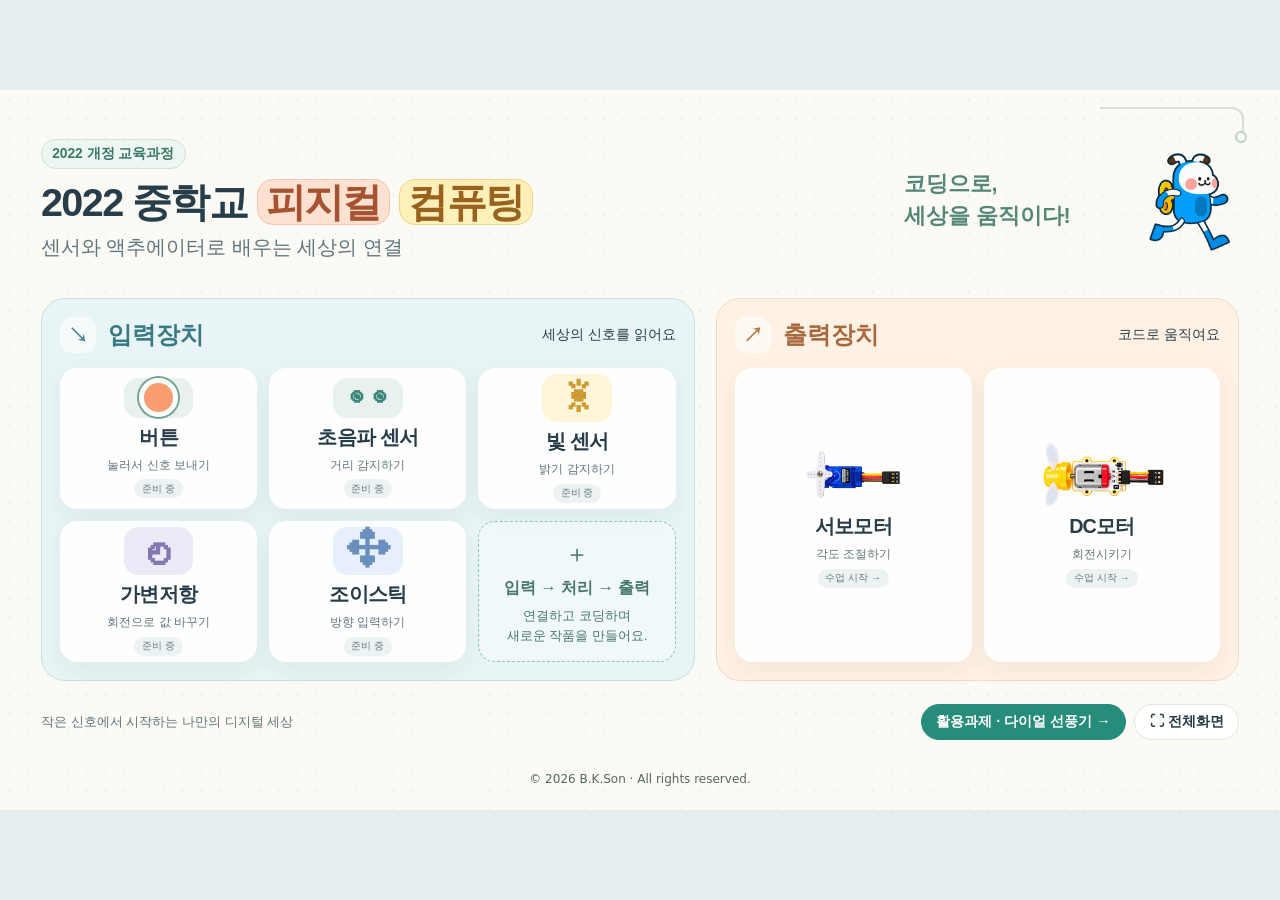
<file: v1/index.html>
<!doctype html><html lang="ko"><head><meta charset="utf-8"><meta name="viewport" content="width=device-width,initial-scale=1,viewport-fit=cover"><title>2022 중학교 피지컬 컴퓨팅 · UI v1</title><link rel="stylesheet" href="info-ui/common/css/tokens.css"><link rel="stylesheet" href="info-ui/common/css/layout.css"><link rel="stylesheet" href="info-ui/common/css/components.css"><link rel="stylesheet" href="info-ui/themes/phycom/theme.css?v=20261005-palette2"><link rel="stylesheet" href="shell.css?v=20261009-final-stage3"></head><body><main class="lesson-screen theme-phycom"><span class="circuit-mark" aria-hidden="true"></span><header class="hero"><div><span class="badge">2022 개정 교육과정</span><h1>2022 중학교 <span class="title-physical">피지컬</span> <span class="title-computing">컴퓨팅</span></h1><p>센서와 액추에이터로 배우는 세상의 연결</p></div><div class="hero-art"><strong>코딩으로,<br>세상을 움직이다!</strong><img src="info-ui/assets/entrybot.png" alt="엔트리봇 캐릭터"></div></header><div class="device-panels"><section class="panel inputs" aria-labelledby="input-title"><header class="panel-heading"><span class="section-icon" aria-hidden="true">↘</span><h2 id="input-title">입력장치</h2><p>세상의 신호를 읽어요</p></header><div class="card-grid"><button class="device-card" data-info="버튼"><span class="sensor-symbol button-symbol" aria-hidden="true"></span><strong>버튼</strong><small>눌러서 신호 보내기</small><span class="status">준비 중</span></button><button class="device-card" data-info="초음파 센서"><span class="sensor-symbol ultrasonic-symbol" aria-hidden="true">◉ ◉</span><strong>초음파 센서</strong><small>거리 감지하기</small><span class="status">준비 중</span></button><button class="device-card" data-info="빛 센서"><span class="sensor-symbol light-symbol" aria-hidden="true">☀</span><strong>빛 센서</strong><small>밝기 감지하기</small><span class="status">준비 중</span></button><button class="device-card" data-info="가변저항"><span class="sensor-symbol rotation-symbol" aria-hidden="true">◴</span><strong>가변저항</strong><small>회전으로 값 바꾸기</small><span class="status">준비 중</span></button><button class="device-card" data-info="조이스틱"><span class="sensor-symbol joystick-symbol" aria-hidden="true">✥</span><strong>조이스틱</strong><small>방향 입력하기</small><span class="status">준비 중</span></button><div class="welcome-tile"><span aria-hidden="true">＋</span><strong>입력 → 처리 → 출력</strong><p>연결하고 코딩하며<br>새로운 작품을 만들어요.</p></div></div></section><section class="panel outputs" aria-labelledby="output-title"><header class="panel-heading"><span class="section-icon" aria-hidden="true">↗</span><h2 id="output-title">출력장치</h2><p>코드로 움직여요</p></header><div class="card-grid"><button class="device-card" type="button" data-open-module="servo-motor"><img src="info-ui/assets/servo_motor.png" alt="서보모터 모듈"><strong>서보모터</strong><small>각도 조절하기</small><span class="status">수업 시작 →</span></button><button class="device-card" type="button" data-open-module="dc-motor"><img src="info-ui/assets/dc_motor.png" alt="DC모터 모듈"><strong>DC모터</strong><small>회전시키기</small><span class="status">수업 시작 →</span></button></div></section></div><footer class="screen-footer"><p>작은 신호에서 시작하는 나만의 디지털 세상</p><nav class="footer-nav" aria-label="학습 메뉴"><button class="button primary" data-open-module="rotation-dc-motor">활용과제 · 다이얼 선풍기 →</button><button class="button" data-fullscreen aria-label="전체화면 전환">⛶ 전체화면</button></nav></footer></main><section class="buzzer-shell" id="buzzerShell" hidden aria-label="피지컬 컴퓨팅 수업"><iframe id="buzzerFrame" title="피지컬 컴퓨팅 수업" src="about:blank" allow="fullscreen"></iframe></section><style>.buzzer-shell[hidden]{display:none}.buzzer-shell{position:fixed;inset:0;z-index:1000;background:#fff;display:flex;flex-direction:column}.buzzer-shell iframe{width:100%;height:100%;border:0;min-height:0}.buzzer-home{position:absolute;z-index:5;top:10px;left:10px;padding:8px 14px;border:0;border-radius:24px;background:#153f58;color:white;font:700 15px system-ui;box-shadow:0 2px 8px #0003}.lesson-screen:has(.buzzer-shell:not([hidden])){visibility:hidden}@media(max-aspect-ratio:4/5){.buzzer-shell iframe{height:100svh}}</style><dialog class="dialog"><h2></h2><p>이 장치의 수업자료는 준비 중입니다.<br>출력장치에서 Entry 코드 화면을 살펴보세요.</p><button data-close>닫기</button></dialog><script src="info-ui/common/js/info-ui.js"></script><script src="info-ui/common/creator-config.js"></script><script src="lesson-fullscreen.js?v=20261006-1"></script><script src="shell.js?v=20261009-final-stage3"></script></body></html>
</file>
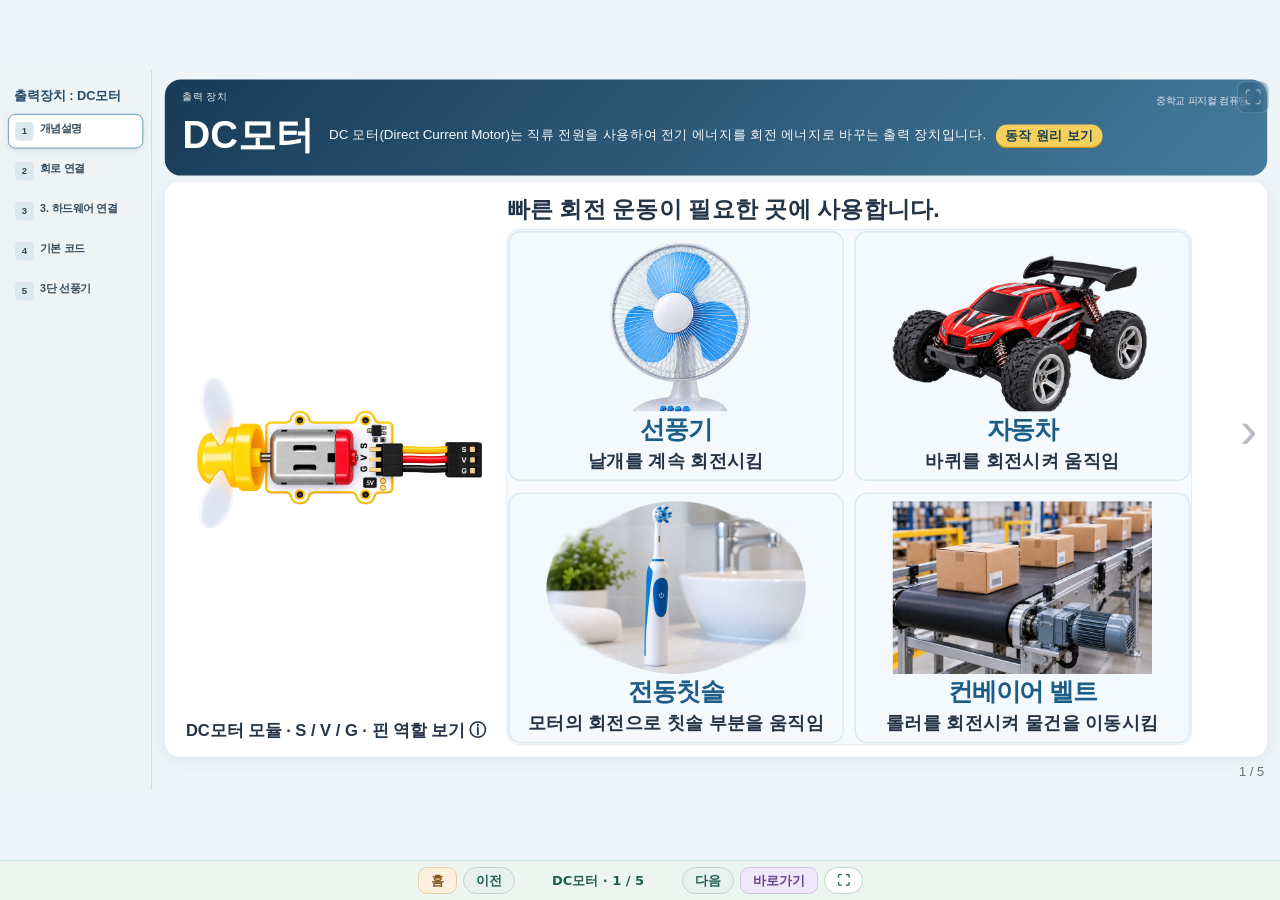
<file: v1/middle/phyCom/dc-motor/index.html>
<!doctype html>
<html lang="ko"><head><script src="../common/js/stage-fit.js?v=20261009-bottom-nav1"></script><meta charset="utf-8"><meta name="viewport" content="width=device-width,initial-scale=1,viewport-fit=cover"><title>DC모터 - 중학교 피지컬 컴퓨팅</title><link rel="stylesheet" href="../common/css/slides.css?v=20261005-stage1"><link rel="stylesheet" href="../common/css/motor-lesson.css?v=20261005-stage1"><link rel="stylesheet" href="../common/css/hardware-connect.css?v=20261005-stage1">
<style>
/* DC-motor-only principle popup. It is intentionally isolated from shared motor/servo code. */
.dc-principle-trigger{display:inline-flex;align-items:center;margin-left:.45em;padding:.2em .65em;border:0;border-radius:999px;background:#ffd45a;color:#173d52;font:inherit;font-weight:900;line-height:1.25;cursor:pointer;box-shadow:0 2px 0 #d29e19}
.dc-principle-trigger:focus-visible,.dc-principle-close:focus-visible{outline:4px solid #2c8ac0;outline-offset:3px}

.dc-principle-overlay{position:fixed;inset:0;z-index:120;display:grid;place-items:center;padding:22.5px 40px;background:#123b50e8}
.dc-principle-overlay[hidden]{display:none!important}

.dc-principle-dialog{position:relative;width:min(1180px,1504px);max-height:846px;overflow:auto;box-sizing:border-box;padding:clamp(18px,35.2px,34px) clamp(20px,48px,46px) clamp(16px,32px,30px);border:4px solid #b9d8e7;border-radius:24px;background:#fff;text-align:center;box-shadow:0 20px 70px #071c28aa}

.dc-principle-dialog h2{margin:0 2.2em .45em;color:#174e6d;font-size:clamp(24px,48px,46px);line-height:1.15}

.dc-principle-close{position:absolute;right:1.3%;top:1.8%;width:clamp(36px,64px,52px);height:clamp(36px,64px,52px);border:0;border-radius:50%;background:#dcecf4;color:#174e6d;font-size:clamp(26px,48px,40px);line-height:1;cursor:pointer}

.dc-principle-flow{display:flex;align-items:center;justify-content:center;gap:clamp(7px,17.6px,18px);margin:0 auto clamp(8px,10.8px,16px);color:#194a64;font-size:clamp(17px,32px,30px);font-weight:900;white-space:nowrap}
.dc-principle-flow b{color:#df7d13;font-size:1.35em}
.dc-principle-flow span:nth-of-type(1){color:#996000}.dc-principle-flow span:nth-of-type(2){color:#a45516}.dc-principle-flow span:nth-of-type(3){color:#167691}.dc-principle-flow span:nth-of-type(4){color:#155d85}
.dc-principle-visual{width:100%;margin:0 auto;overflow:hidden;border-radius:16px;background:#f5fbfe}

.dc-principle-stage{display:block;width:100%;height:auto;max-height:432px}
.dc-motor-shell{fill:url(#dcMotorBody);stroke:#244e66;stroke-width:8}
.dc-magnet{stroke-width:5}.dc-n-magnet{fill:#e96b68;stroke:#a62e36}.dc-s-magnet{fill:#6d91dc;stroke:#2e4f9a}
.dc-magnet-letter{font-size:76px;font-weight:1000;fill:#fff}.dc-magnet-label{font-size:30px;font-weight:900;fill:#244e66}
.dc-current-wire{fill:none;stroke:#e38b12;stroke-width:10;stroke-linecap:round;stroke-dasharray:16 20;animation:dcCurrentFlow 1s linear infinite}
.dc-current-wire-bottom{animation-direction:reverse}.dc-current-dot{fill:#ffd15a;stroke:#a7670a;stroke-width:3;animation:dcCurrentDot 1s linear infinite}
.dc-dot-2{animation-delay:-.33s}.dc-dot-3{animation-delay:-.67s}
.dc-current-label{font-size:30px;font-weight:900;fill:#996000}.dc-force-arrows path{stroke:#df7d13;stroke-width:8;stroke-linecap:round;animation:dcForcePulse 1.2s ease-in-out infinite}.dc-force-label{font-size:27px;font-weight:900;fill:#a45516}
.dc-rotor{transform-box:fill-box;transform-origin:50% 50%;animation:dcRotorSpin 2.2s linear infinite}
.dc-rotor-coil{fill:#f3c34e;stroke:#a96d08;stroke-width:6}.dc-rotor-coil-line{fill:none;stroke:#fff1a5;stroke-width:9;stroke-linecap:round}
.dc-commutator{fill:#d9892e;stroke:#87500d;stroke-width:5}.dc-rotor-arm{stroke:#e38b12;stroke-width:11;stroke-linecap:round}
.dc-shaft{fill:#8d9da7;stroke:#4e626d;stroke-width:5}.dc-shaft-mark{fill:#f6c63f}.dc-shaft-end{fill:#6c7e89;stroke:#334b57;stroke-width:5}
.dc-axis-arrow{stroke:#155d85;stroke-width:9;stroke-linecap:round;animation:dcAxisPulse 1s ease-in-out infinite}.dc-axis-label{font-size:29px;font-weight:900;fill:#155d85}.dc-rotor-label{font-size:30px;font-weight:900;fill:#a96d08}
@keyframes dcCurrentFlow{to{stroke-dashoffset:-72}}@keyframes dcCurrentDot{0%{transform:translateX(0);opacity:.15}15%{opacity:1}100%{transform:translateX(345px);opacity:.15}}@keyframes dcForcePulse{0%,100%{opacity:.4}50%{opacity:1}}@keyframes dcRotorSpin{to{transform:rotate(360deg)}}@keyframes dcAxisPulse{0%,100%{opacity:.45}50%{opacity:1}}
@media(prefers-reduced-motion:reduce){.dc-current-wire,.dc-current-dot,.dc-force-arrows path,.dc-rotor,.dc-axis-arrow{animation:none}.dc-rotor{transform:rotate(22deg)}}</style>
<link rel="stylesheet" href="../common/css/stage-layout.css?v=20261009-final-stage3"><link href="./dc-lesson.css?v=20261008-flow1" rel="stylesheet"/></head>
<body class="motor-lesson phycom-lesson" data-motor="dc"><button id="fullscreenBtn" class="fullscreen-btn" type="button" aria-label="전체화면으로 보기">⛶</button>
<aside class="slide-sidebar"><div class="slide-sidebar-title">출력장치 : DC모터</div><nav id="slideSidebarList"></nav></aside>
<main class="wrap"><header><span class="course-label">중학교 피지컬 컴퓨팅</span><span class="device-label">출력 장치</span><div class="title-row"><h1>DC모터</h1><span class="slide-subtitle" id="slideSubtitle">DC모터 1. 개념설명</span><div class="title-desc">DC 모터(Direct Current Motor)는 직류 전원을 사용하여 전기 에너지를 회전 에너지로 바꾸는 출력 장치입니다. <button type="button" class="dc-principle-trigger" id="dcPrincipleTrigger" aria-haspopup="dialog" aria-controls="dcPrincipleOverlay">동작 원리 보기</button></div></div></header>
<div class="dc-principle-overlay" id="dcPrincipleOverlay" hidden>
  <section class="dc-principle-dialog" role="dialog" aria-modal="true" aria-labelledby="dcPrincipleTitle">
    <button type="button" class="dc-principle-close" id="dcPrincipleClose" aria-label="동작 원리 닫기">×</button>
    <h2 id="dcPrincipleTitle">DC모터는 어떻게 계속 회전할까요?</h2>
    <div class="dc-principle-flow" aria-label="전류가 흐르면 자기력이 발생하고 회전자와 축이 계속 회전합니다.">
      <span>전류가 흐름</span><b>→</b><span>자기력이 발생</span><b>→</b><span>회전자가 회전</span><b>→</b><span>축이 회전</span>
    </div>
    <div class="dc-principle-visual">
      <svg class="dc-principle-stage" viewBox="0 0 1000 520" role="img" aria-label="N극과 S극 사이에서 전류가 흐르는 회전자가 돌고 연결된 축이 계속 회전하는 DC모터 내부 단순화 그림">
        <defs>
          <marker id="dcForceArrow" markerWidth="12" markerHeight="12" refX="9" refY="6" orient="auto"><path d="M0 0 L12 6 L0 12 Z" fill="#df7d13"/></marker>
          <marker id="dcAxisArrow" markerWidth="12" markerHeight="12" refX="9" refY="6" orient="auto"><path d="M0 0 L12 6 L0 12 Z" fill="#155d85"/></marker>
          <linearGradient id="dcMotorBody" x1="0" x2="1" y1="0" y2="1"><stop offset="0" stop-color="#eef7fb"/><stop offset="1" stop-color="#c9e0eb"/></linearGradient>
        </defs>
        <rect class="dc-motor-shell" x="110" y="68" width="730" height="360" rx="70"/>
        <rect class="dc-magnet dc-n-magnet" x="150" y="145" width="125" height="206" rx="26"/>
        <text class="dc-magnet-letter" x="212" y="270" text-anchor="middle">N</text>
        <text class="dc-magnet-label" x="212" y="385" text-anchor="middle">N극</text>
        <rect class="dc-magnet dc-s-magnet" x="675" y="145" width="125" height="206" rx="26"/>
        <text class="dc-magnet-letter" x="737" y="270" text-anchor="middle">S</text>
        <text class="dc-magnet-label" x="737" y="385" text-anchor="middle">S극</text>
        <path class="dc-current-wire dc-current-wire-top" d="M278 190 H405 Q500 190 595 190 H672"/>
        <path class="dc-current-wire dc-current-wire-bottom" d="M278 330 H405 Q500 330 595 330 H672"/>
        <circle class="dc-current-dot dc-dot-1" cx="300" cy="190" r="9"/><circle class="dc-current-dot dc-dot-2" cx="360" cy="190" r="9"/><circle class="dc-current-dot dc-dot-3" cx="640" cy="330" r="9"/>
        <text class="dc-current-label" x="500" y="153" text-anchor="middle">전류가 흐름</text>
        <g class="dc-force-arrows">
          <path d="M385 225 Q350 260 385 295" fill="none" marker-end="url(#dcForceArrow)"/>
          <path d="M615 295 Q650 260 615 225" fill="none" marker-end="url(#dcForceArrow)"/>
          <text class="dc-force-label" x="500" y="115" text-anchor="middle">자기력이 회전자를 밀어 돌림</text>
        </g>
        <g class="dc-rotor">
          <rect class="dc-rotor-coil" x="420" y="192" width="160" height="136" rx="26"/>
          <path class="dc-rotor-coil-line" d="M438 218 Q500 260 562 218 M438 302 Q500 260 562 302"/>
          <circle class="dc-commutator" cx="500" cy="260" r="24"/>
          <path class="dc-rotor-arm" d="M500 260 V177"/>
          <path class="dc-rotor-arm" d="M500 260 V343"/>
          <rect class="dc-shaft" x="500" y="242" width="310" height="36" rx="18"/>
          <rect class="dc-shaft-mark" x="750" y="238" width="12" height="44" rx="6"/>
          <circle class="dc-shaft-end" cx="810" cy="260" r="34"/>
        </g>
        <path class="dc-axis-arrow" d="M790 420 A170 170 0 0 0 690 385" fill="none" marker-end="url(#dcAxisArrow)"/>
        <text class="dc-axis-label" x="760" y="466" text-anchor="middle">축이 계속 회전</text>
        <text class="dc-rotor-label" x="500" y="505" text-anchor="middle">회전자</text>
      </svg>
    </div>
    <p class="dc-principle-key">전류가 흐르면 회전자를 돌리는 힘이 생기고, 회전자가 돌면서 연결된 축도 계속 회전합니다.</p>
    <p class="dc-principle-note">실제 모터 내부의 움직임을 이해하기 쉽게 단순화한 모습입니다.</p>
  </section>
</div>
<section class="slide active motor-concept" aria-label="1. 개념설명"><div class="motor-concept-layout"><figure class="motor-module"><button type="button" class="pin-open-button" data-motor-pins aria-haspopup="dialog" aria-label="DC모터 모듈 핀 역할 보기"><img src="../assets/dc_motor.png" alt="DC모터 모듈 · S / V / G"></button><figcaption>DC모터 모듈 · S / V / G · 핀 역할 보기 ⓘ</figcaption></figure><div class="motor-concept-details"><p class="motor-key">빠른 회전 운동이 필요한 곳에 사용합니다.</p><div class="usage-grid"><div class="usage-item motor-use"><img class="motor-use-image" src="../assets/DCmotor_fan.png" alt="선풍기"><strong>선풍기</strong><span>날개를 계속 회전시킴</span></div><div class="usage-item motor-use"><img class="motor-use-image" src="../assets/DCmotor_car_wheel.png" alt="자동차"><strong>자동차</strong><span>바퀴를 회전시켜 움직임</span></div><div class="usage-item motor-use"><img class="motor-use-image" src="../assets/DCmotor_electric_toothbrush.png" alt="전동칫솔"><strong>전동칫솔</strong><span>모터의 회전으로 칫솔 부분을 움직임</span></div><div class="usage-item motor-use"><img class="motor-use-image" src="../assets/DCmotor_conveyor_belt.png" alt="컨베이어 벨트"><strong>컨베이어 벨트</strong><span>롤러를 회전시켜 물건을 이동시킴</span></div></div></div></div></section>
<section class="slide non-entry-slide" aria-label="2. 회로 연결"><h2 class="header-page-title">2. DC모터 회로 연결</h2><div class="circuit-demo workspace" id="workspace"><div id="module" class="circuit-component module-component"><img class="component-image" src="../assets/dc_motor.png" alt="DC모터 모듈 · S / V / G"><div class="pin-layer"></div></div><div id="board" class="circuit-component board-component"><img class="component-image" src="../assets/OrangeBoard.png" alt="오렌지보드"><div class="pin-layer"></div></div><svg id="wireLayer" xmlns="http://www.w3.org/2000/svg"></svg><div id="wireLabelLayer"></div></div></section>
<section class="slide entry-slide entry-page4-slide" aria-label="3. 기본 코드 작성"><div class="entry-workspace">
  <div class="entry-scene-tabs entry-code-toolbar"><button type="button" class="entry-scene-tab active">장면 1</button><button type="button" class="entry-scene-add" aria-label="장면 추가">＋</button><span class="entry-brand">entry</span><b class="entry-lesson-title">출력장치-DC모터</b><div class="entry-top-actions"><button type="button" class="entry-goal-btn">목표 작품</button><button type="button" class="entry-complete-btn">학습 완료</button><div class="entry-save-wrap"><button type="button" class="entry-save-btn" aria-label="저장 메뉴"><span class="entry-save-icon">▣</span><span class="entry-save-caret">⌃</span></button><div class="entry-save-menu" aria-hidden="true"><button type="button" class="entry-save-item">저장하기</button><button type="button" class="entry-save-item">내 작품으로 저장하기</button></div></div></div></div>
  <aside class="entry-tabs">
    <div class="entry-tab start-tab" data-tab="start" aria-label="시작"><img class="entry-tab-image entry-tab-image-unselected" src="../assets/tab01_start_unselected.png" alt=""><img class="entry-tab-image entry-tab-image-selected" src="../assets/tab01_start_selected.png" alt=""></div>
    <div class="entry-tab flow-tab" data-tab="flow" aria-label="흐름"><img class="entry-tab-image entry-tab-image-unselected" src="../assets/tab02_flow_unselected.png" alt=""><img class="entry-tab-image entry-tab-image-selected" src="../assets/tab02_flow_selected.png" alt=""></div>
    <div class="entry-tab hardware-tab" data-tab="hardware" aria-label="하드웨어"><img class="entry-tab-image entry-tab-image-unselected" src="../assets/tab14_hardware_unselected.png" alt=""><img class="entry-tab-image entry-tab-image-selected" src="../assets/tab14_hardware_selected.png" alt=""></div>
  </aside>
  <div class="entry-stage"><div class="entry-object-info"><span class="entrybot-thumb"><img src="../assets/entrybot.png" alt="엔트리봇"></span><strong>엔트리봇</strong><span class="entry-code-page-label">DC모터 기본 코드</span></div><div class="entry-program motor-program"><div class="entry-block start-block" data-entry-step="1"><span class="play-dot">▶</span><b>시작하기 버튼을 클릭했을 때</b></div><div class="entry-block hardware-block indent-0" data-entry-step="2"><b>디지털</b><span class="field">13<span class="select-arrow">▼</span></span><b>번 핀</b><span class="field">켜기<span class="select-arrow">▼</span></span><button type="button" class="entry-run-btn" id="runPin13" aria-label="실행">▶</button></div><div class="entry-block repeat-block" data-entry-step="3" data-tab="flow"><b>계속 반복하기</b><button class="entry-loop-run-btn" id="runMotor" aria-label="DC모터 실행">▶</button></div><div class="repeat-body" data-repeat-body><div class="entry-block hardware-block" data-entry-step="4" data-tab="hardware"><b>디지털</b><span class="field">3<span class="select-arrow">▼</span></span><b>번 핀</b><span class="field">켜기<span class="select-arrow">▼</span></span></div><div class="entry-block wait-block" data-entry-step="5" data-tab="flow"><span class="number-field">2</span><b>초 기다리기</b></div><div class="entry-block hardware-block" data-entry-step="6" data-tab="hardware"><b>디지털</b><span class="field">3<span class="select-arrow">▼</span></span><b>번 핀</b><span class="field">끄기<span class="select-arrow">▼</span></span></div><div class="entry-block wait-block" data-entry-step="7" data-tab="flow"><span class="number-field">2</span><b>초 기다리기</b></div></div></div></div></div>
<div class="motor-result" id="pin13Modal" role="dialog" aria-label="13번 핀 실행 결과" aria-hidden="true" hidden><button class="entry-result-close" id="pin13Close" aria-label="실행 결과 닫기">×</button><div class="pin13-board-view"><img src="../assets/OrangeBoard.png" alt="13번 핀이 켜진 오렌지보드"><span class="pin13-led-glow" aria-hidden="true"></span><span class="pin13-led-dot" aria-hidden="true"></span></div></div>
<div class="motor-result" id="motorResult" role="dialog" aria-label="DC모터 실행 결과" aria-hidden="true" hidden><button class="entry-result-close" data-close-result aria-label="실행 결과 닫기">×</button><img class="motor-result-module" src="../assets/dc_motor.png" alt="DC모터 모듈 · S / V / G"><div aria-hidden="true" class="motor-motion"><svg class="dc-fan-view" viewBox="0 0 1344 1189"><defs><mask id="housing-mask-0" maskUnits="userSpaceOnUse" x="0" y="0" width="1344" height="1189"><path d="M 501 484 H 888 V 527 H 967 V 656 H 1004 Q 1103 652 1103 732 Q 1103 770 1050 770 H 995 V 923 H 405 V 766 H 350 Q 294 766 294 718 Q 294 667 345 658 H 414 V 534 H 501 Z" fill="white"/><path d="M 620 505 C 555 403 531 302 541 222 C 552 113 586 25 668 22 C 782 9 855 184 872 336 C 884 413 876 476 861 557 C 898 601 919 661 918 726 C 1037 757 1195 865 1254 962 C 1341 1113 1211 1172 1102 1143 C 974 1105 865 994 790 888 C 731 913 660 916 608 882 C 555 996 442 1096 328 1128 C 208 1160 104 1112 138 986 C 170 865 352 737 509 687 C 517 607 551 548 620 505 Z" fill="black"/></mask><clipPath id="rotor-mask-0"><path d="M 620 505 C 555 403 531 302 541 222 C 552 113 586 25 668 22 C 782 9 855 184 872 336 C 884 413 876 476 861 557 C 898 601 919 661 918 726 C 1037 757 1195 865 1254 962 C 1341 1113 1211 1172 1102 1143 C 974 1105 865 994 790 888 C 731 913 660 916 608 882 C 555 996 442 1096 328 1128 C 208 1160 104 1112 138 986 C 170 865 352 737 509 687 C 517 607 551 548 620 505 Z"></path></clipPath></defs><image class="motor-motion-base" mask="url(#housing-mask-0)" height="1189" href="../assets/DCmotor_fan_top.png" width="1344"/><g class="motor-motion-fan"><image clip-path="url(#rotor-mask-0)" height="1189" href="../assets/DCmotor_fan_top.png" width="1344"/></g></svg></div><strong id="motorResultText" role="status"></strong></div></section>

<section aria-label="5. 3단 선풍기" class="slide entry-slide dc-page5-slide">
<div class="entry-workspace dc5-workspace"><div aria-label="숫자 버튼" class="dc5-object-button" id="dc5Button" role="button" tabindex="0"><span class="dc5-number">0</span><small>숫자버튼</small></div>
<div class="entry-scene-tabs entry-code-toolbar"><button class="entry-scene-tab active" type="button">장면 1</button><span class="entry-brand">entry</span><b class="entry-lesson-title">예제 1 3단 선풍기</b><div class="entry-top-actions"><button class="entry-complete-btn dc5-complete" type="button">학습 완료</button><button class="entry-save-btn dc5-save" type="button">저장하기</button></div></div>
<aside class="entry-tabs"><div aria-label="시작" class="entry-tab" data-tab="start"><img alt="" class="entry-tab-image entry-tab-image-unselected" src="../assets/tab01_start_unselected.png"/><img alt="" class="entry-tab-image entry-tab-image-selected" src="../assets/tab01_start_selected.png"/></div><div aria-label="흐름" class="entry-tab" data-tab="flow"><img alt="" class="entry-tab-image entry-tab-image-unselected" src="../assets/tab02_flow_unselected.png"/><img alt="" class="entry-tab-image entry-tab-image-selected" src="../assets/tab02_flow_selected.png"/></div><div aria-label="생김새" class="entry-tab" data-tab="looks"><img alt="" class="entry-tab-image entry-tab-image-unselected" src="../assets/tab04_looks_unselected.png"/><img alt="" class="entry-tab-image entry-tab-image-selected" src="../assets/tab04_looks_selected.png"/></div><div aria-label="판단" class="entry-tab" data-tab="judge"><img alt="" class="entry-tab-image entry-tab-image-unselected" src="../assets/tab07_control_unselected.png"/><img alt="" class="entry-tab-image entry-tab-image-selected" src="../assets/tab07_control_selected.png"/></div><div aria-label="자료" class="entry-tab" data-tab="data"><img alt="" class="entry-tab-image entry-tab-image-unselected" src="../assets/tab09_data_unselected.png"/><img alt="" class="entry-tab-image entry-tab-image-selected" src="../assets/tab09_data_selected.png"/></div><div aria-label="하드웨어" class="entry-tab" data-tab="hardware"><img alt="" class="entry-tab-image entry-tab-image-unselected" src="../assets/tab14_hardware_unselected.png"/><img alt="" class="entry-tab-image entry-tab-image-selected" src="../assets/tab14_hardware_selected.png"/></div></aside>
<div class="entry-stage dc5-stage">
<div class="entry-object-info"><strong>숫자 버튼 · 변수: 단계</strong><span class="entry-code-page-label">교과서 81쪽</span></div>
<div class="dc5-progress">다음 버튼을 누르며 코드를 완성해 보세요.</div>
<aside class="dc5-condition-palette" hidden aria-label="조건식 블록 선택"></aside><div class="dc5-code entry-program motor-program" id="dc5Code"><div class="dc5-block entry-block dc5-event start-block" data-step="1" data-tab="start"><span class="play-dot">▶</span><b>시작하기 버튼을 클릭했을 때</b></div><div class="dc5-block entry-block dc5-hardware hardware-block" data-step="2" data-tab="hardware"><b>디지털</b><span class="dc5-field field">13<span class="select-arrow">▼</span></span><b>번 핀</b><span class="dc5-field field">켜기<span class="select-arrow">▼</span></span><button aria-label="13번 핀 실행" class="entry-run-btn" id="dc5RunPin13" type="button">▶</button></div><div class="dc5-block entry-block dc5-flow looks-block" data-step="3" data-tab="looks"><span class="dc5-field field">숫자버튼_0<span class="select-arrow">▼</span></span><b>모양으로 바꾸기</b></div><div class="dc5-block entry-block dc5-hardware hardware-block" data-step="4" data-tab="hardware"><b>디지털</b><span class="dc5-field field">3<span class="select-arrow">▼</span></span><b>번 핀</b><span class="dc5-field field">끄기<span class="select-arrow">▼</span></span></div><div class="dc5-click-script"><div class="dc5-block entry-block dc5-event start-block" data-step="5" data-tab="start"><span class="play-dot">●</span><b>오브젝트를 클릭했을 때</b></div><div class="dc5-cblock" data-container-step="6"><div class="dc5-block entry-block dc5-control" data-step="6" data-tab="flow"><b>만일</b><span class="dc5-true">참</span><span class="dc5-condition" data-condition hidden></span><b>(이)라면</b></div><div class="dc5-indent"><div class="dc5-block entry-block dc5-data data-block" data-step="12" data-tab="data"><span class="dc5-field field">단계<span class="select-arrow">▼</span></span><b>를</b><span class="number-field">0</span><b>(으)로 정하기</b></div><div class="dc5-block entry-block dc5-flow looks-block" data-step="13" data-tab="looks"><span class="dc5-field field">숫자버튼_0<span class="select-arrow">▼</span></span><b>모양으로 바꾸기</b></div><div class="dc5-block entry-block dc5-hardware hardware-block" data-step="14" data-tab="hardware"><b>디지털</b><span class="dc5-field field">3<span class="select-arrow">▼</span></span><b>번 핀</b><span class="dc5-field field">끄기<span class="select-arrow">▼</span></span></div></div><div class="dc5-block entry-block dc5-else show" data-tab="flow"><b>아니면</b></div><div class="dc5-indent"><div class="dc5-block entry-block dc5-data data-block" data-step="15" data-tab="data"><span class="dc5-field field">단계<span class="select-arrow">▼</span></span><b>에</b><span class="number-field">1</span><b>만큼 더하기</b></div><div class="dc5-block entry-block dc5-flow looks-block" data-step="16" data-tab="looks"><span class="dc5-variable">단계<span class="select-arrow">▼</span> 값</span><b>모양으로 바꾸기</b></div><div class="dc5-block entry-block dc5-hardware hardware-block" data-step="17" data-tab="hardware"><b>디지털</b><span class="dc5-field field">3<span class="select-arrow">▼</span></span><b>번 핀을</b><span class="dc5-formula"><span class="dc5-variable">단계<span class="select-arrow">▼</span> 값</span><b>×</b><span class="number-field">50</span></span><b>(으)로 정하기</b></div></div></div></div></div>

</div>
</div>
<div aria-label="DC모터 최종 실행 결과" class="motor-result dc5-result" hidden="" id="dc5Result" role="dialog"><button aria-label="실행 결과 닫기" class="entry-result-close" id="dc5Close">×</button><div class="dc5-result-title">완성한 프로그램 실행</div><div class="dc5-live-value">단계: <b id="dc5LiveStep">0</b></div><div aria-hidden="true" class="motor-motion"><svg class="dc-fan-view" viewBox="0 0 1344 1189"><defs><mask id="housing-mask-1" maskUnits="userSpaceOnUse" x="0" y="0" width="1344" height="1189"><path d="M 501 484 H 888 V 527 H 967 V 656 H 1004 Q 1103 652 1103 732 Q 1103 770 1050 770 H 995 V 923 H 405 V 766 H 350 Q 294 766 294 718 Q 294 667 345 658 H 414 V 534 H 501 Z" fill="white"/><path d="M 620 505 C 555 403 531 302 541 222 C 552 113 586 25 668 22 C 782 9 855 184 872 336 C 884 413 876 476 861 557 C 898 601 919 661 918 726 C 1037 757 1195 865 1254 962 C 1341 1113 1211 1172 1102 1143 C 974 1105 865 994 790 888 C 731 913 660 916 608 882 C 555 996 442 1096 328 1128 C 208 1160 104 1112 138 986 C 170 865 352 737 509 687 C 517 607 551 548 620 505 Z" fill="black"/></mask><clipPath id="rotor-mask-1"><path d="M 620 505 C 555 403 531 302 541 222 C 552 113 586 25 668 22 C 782 9 855 184 872 336 C 884 413 876 476 861 557 C 898 601 919 661 918 726 C 1037 757 1195 865 1254 962 C 1341 1113 1211 1172 1102 1143 C 974 1105 865 994 790 888 C 731 913 660 916 608 882 C 555 996 442 1096 328 1128 C 208 1160 104 1112 138 986 C 170 865 352 737 509 687 C 517 607 551 548 620 505 Z"></path></clipPath></defs><image class="motor-motion-base" mask="url(#housing-mask-1)" height="1189" href="../assets/DCmotor_fan_top.png" width="1344"/><g class="motor-motion-fan"><image clip-path="url(#rotor-mask-1)" height="1189" href="../assets/DCmotor_fan_top.png" width="1344"/></g></svg></div><strong id="dc5LiveMotor">정지</strong><div class="dc5-result-hint">단계에 따라 선풍기의 회전 속도가 달라집니다.</div></div>
</section>
<div class="slide-nav"><button id="prev" aria-label="이전 슬라이드">‹</button><button id="next" aria-label="다음 슬라이드">›</button></div><div class="count" id="slides">1 / 5</div></main>
<dialog id="pinDialog" class="phycom-pin-window" data-module-name="DC모터" data-module-image="../assets/dc_motor.png" data-signal-label="S" data-signal-type="digital" data-lesson-pin="D3" data-voltage-label="V" data-lesson-voltage="5V" data-ground-label="G" aria-labelledby="pinDialogTitle"></dialog>
<script src="../common/js/lesson-ui.js?v=20261009-final-stage3"></script><script src="../common/js/pin-info.js?v=20261005-stage1"></script><script src="../common/js/motor-circuit.js?v=20261008-flow1"></script><script src="./dc-lesson.js?v=20261009-final-stage3"></script><script src="../common/js/hardware-connect.js?v=20261009-final-stage3"></script>
</body></html>
</file>
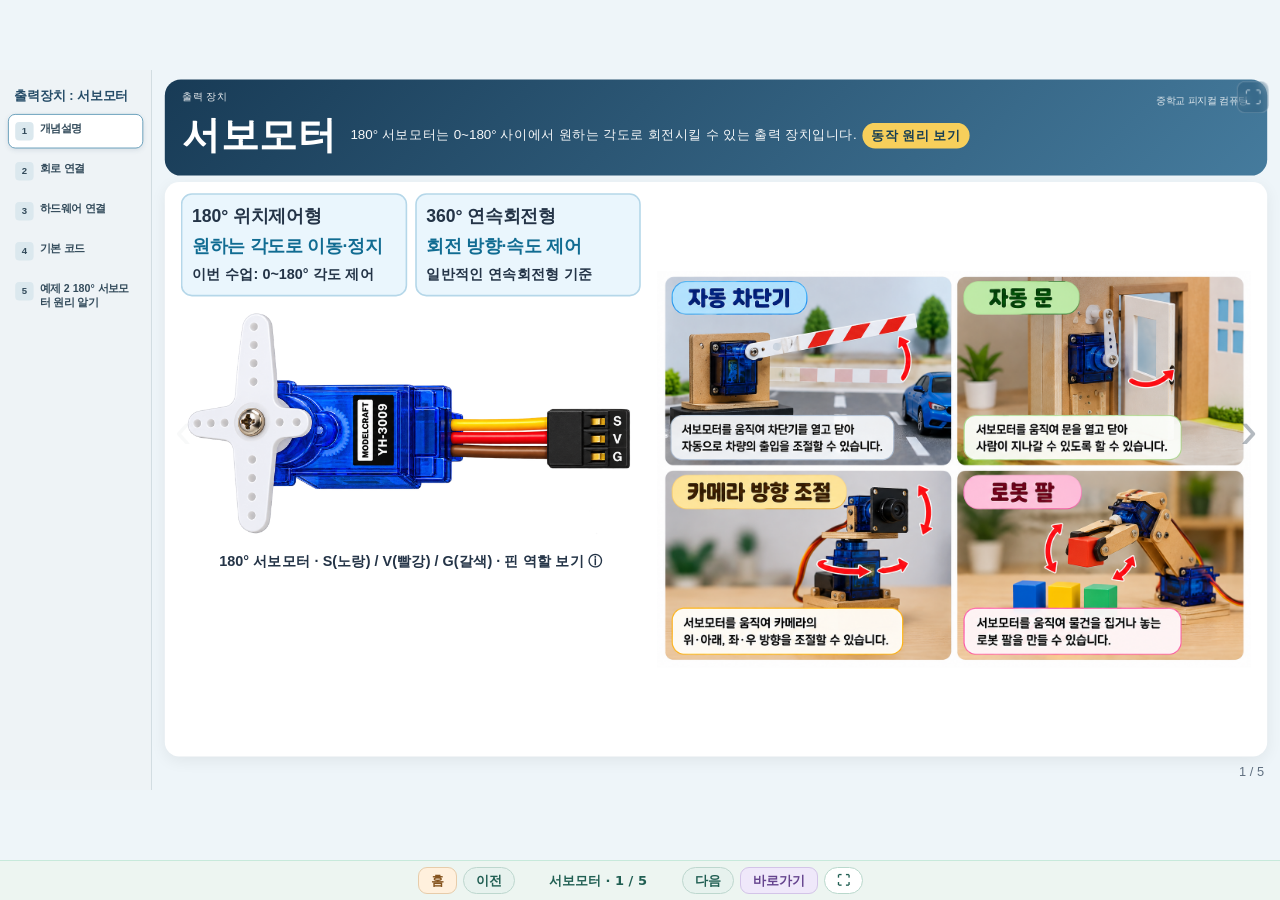
<file: v1/middle/phyCom/servo-motor/index.html>
<!DOCTYPE html>

<html lang="ko"><head><script src="../common/js/stage-fit.js?v=20261009-bottom-nav1"></script><meta charset="utf-8"/><meta content="width=device-width,initial-scale=1,viewport-fit=cover" name="viewport"/><title>서보모터 - 중학교 피지컬 컴퓨팅</title><link href="../common/css/slides.css?v=20261005-stage1" rel="stylesheet"/><link href="../common/css/motor-lesson.css?v=20261005-stage1" rel="stylesheet"/><link href="../common/css/hardware-connect.css?v=20261005-stage1" rel="stylesheet"/>
<link href="../common/css/stage-layout.css?v=20261009-final-stage3" rel="stylesheet"/><link href="./textbook-page.css?v=20261009-backdrop1" rel="stylesheet"/></head>
<body class="motor-lesson phycom-lesson" data-motor="servo"><button aria-label="전체화면으로 보기" class="fullscreen-btn" id="fullscreenBtn" type="button">⛶</button>
<aside class="slide-sidebar"><div class="slide-sidebar-title">출력장치 : 서보모터</div><nav id="slideSidebarList"></nav></aside>
<main class="wrap"><header><span class="course-label">중학교 피지컬 컴퓨팅</span><span class="device-label">출력 장치</span><div class="title-row"><h1>서보모터</h1><span class="slide-subtitle" id="slideSubtitle">서보모터 1. 개념설명</span><div class="title-desc">180° 서보모터는 0~180° 사이에서 원하는 각도로 회전시킬 수 있는 출력 장치입니다.<button aria-haspopup="dialog" class="dc-principle-trigger" id="servoPrincipleTrigger" type="button">동작 원리 보기</button></div></div></header><div aria-hidden="true" class="dc-principle-overlay servo-principle-overlay" hidden="" id="servoPrincipleOverlay"><section aria-labelledby="servoPrincipleTitle" aria-modal="true" class="servo-principle-dialog" role="dialog"><button aria-label="원리 설명 닫기" class="entry-result-close" id="servoPrincipleClose">×</button><h2 id="servoPrincipleTitle">서보모터는 어떻게 원하는 각도에서 멈출까요?</h2><div class="servo-principle-layout"><div class="servo-principle-motion"><p class="servo-principle-target">목표 각도: <b>90°</b> · 현재: <b id="servoPrincipleAngle">0°</b></p><svg aria-label="서보 혼이 0도에서 90도로 움직인 뒤 멈추는 모습" role="img" viewBox="0 0 500 350"><path d="M80 240 A170 170 0 0 1 420 240" fill="none" stroke="#c4e7ed" stroke-width="30"></path><text x="75" y="290">0°</text><text x="225" y="45">90°</text><text x="405" y="290">180°</text><rect fill="#26699a" height="110" rx="20" width="150" x="175" y="210"></rect><g class="servo-principle-horn"><path d="M250 240 V85" stroke="#eea221" stroke-linecap="round" stroke-width="28"></path><circle cx="250" cy="240" fill="#fff" r="25" stroke="#eea221" stroke-width="9"></circle></g></svg><p id="servoPrincipleStatus" class="servo-principle-status" aria-live="polite">90° 제어 신호를 보내요.</p></div><div class="servo-principle-steps"><p data-principle-phase="0"><b>①</b> 목표 각도 90° 신호를 보내요.</p><p data-principle-phase="1"><b>②</b> 모터가 혼을 회전시켜요.</p><p data-principle-phase="2"><b>③</b> 현재 위치를 확인해요.</p><p data-principle-phase="3"><b>④</b> 목표 90°와 현재 위치를 비교해요.</p><p data-principle-phase="4"><b>⑤</b> 목표 위치에 도착하면 멈춰요.</p></div></div><p class="servo-principle-key">현재 위치를 확인하면서 목표 각도까지 움직인 뒤 멈춥니다.</p><div class="servo-principle-comparison"><p><b>180° 위치제어 서보모터</b>정해진 범위에서 원하는 각도에 멈춥니다.<br><strong>0° → 90° → 180°</strong><br>이번 수업에서는 이 종류를 사용합니다.</p><p><b>360° 연속회전 서보모터</b>일반적인 연속회전형은 특정 각도 대신<br><strong>회전 방향 · 회전 속도</strong>를 제어합니다.</p></div><p class="servo-principle-note">※ 360° 서보 중에는 위치(각도)를 제어할 수 있는 모델도 있습니다.</p></section></div>
<section aria-label="1. 개념설명" class="slide active motor-concept"><div class="motor-concept-layout"><figure class="motor-module"><div class="motor-comparison"><div><strong>180° 위치제어형</strong><b>원하는 각도로 이동·정지</b><p>이번 수업: 0~180° 각도 제어</p></div><div><strong>360° 연속회전형</strong><b>회전 방향·속도 제어</b><p>일반적인 연속회전형 기준</p></div></div><button aria-haspopup="dialog" aria-label="서보모터 모듈 핀 역할 보기" class="pin-open-button" data-motor-pins="" type="button"><img alt="180° 서보모터 · S(노랑) / V(빨강) / G(갈색)" src="../assets/servo_motor.png"/></button><figcaption>180° 서보모터 · S(노랑) / V(빨강) / G(갈색) · 핀 역할 보기 ⓘ</figcaption></figure><div class="motor-concept-details"><img class="servo-examples" src="../assets/ServoMotor_4examples.png" alt="서보모터 활용 사례: 자동 차단기, 자동 문, 카메라 방향 조절, 로봇 팔"/></div></div></section>
<section aria-label="2. 회로 연결" class="slide non-entry-slide"><h2 class="header-page-title">2. 서보모터 회로 연결</h2><div class="circuit-demo workspace" id="workspace"><div class="circuit-component module-component" id="module"><img alt="180° 서보모터 · S(노랑) / V(빨강) / G(갈색)" class="component-image" src="../assets/servo_motor.png"/><div class="pin-layer"></div></div><div class="circuit-component board-component" id="board"><img alt="오렌지보드" class="component-image" src="../assets/OrangeBoard.png"/><div class="pin-layer"></div></div><svg id="wireLayer" xmlns="http://www.w3.org/2000/svg"></svg><div id="wireLabelLayer"></div></div></section>
<section aria-label="4. 기본 코드 작성" class="slide entry-slide entry-page3-slide"><div class="entry-workspace">
<div class="entry-scene-tabs entry-code-toolbar"><button class="entry-scene-tab active" type="button">장면 1</button><button aria-label="장면 추가" class="entry-scene-add" type="button">＋</button><span class="entry-brand">entry</span><b class="entry-lesson-title">서보모터 기본 코드</b><div class="entry-top-actions"><button class="entry-goal-btn" type="button">목표 작품</button><button class="entry-complete-btn" type="button">학습 완료</button><div class="entry-save-wrap"><button aria-label="저장 메뉴" class="entry-save-btn" type="button"><span class="entry-save-icon">▣</span><span class="entry-save-caret">⌃</span></button><div aria-hidden="true" class="entry-save-menu"><button class="entry-save-item" type="button">저장하기</button><button class="entry-save-item" type="button">내 작품으로 저장하기</button></div></div></div></div>
<aside class="entry-tabs">
<div aria-label="시작" class="entry-tab start-tab" data-tab="start"><img alt="" class="entry-tab-image entry-tab-image-unselected" src="../assets/tab01_start_unselected.png"/><img alt="" class="entry-tab-image entry-tab-image-selected" src="../assets/tab01_start_selected.png"/></div>
<div aria-label="흐름" class="entry-tab flow-tab" data-tab="flow"><img alt="" class="entry-tab-image entry-tab-image-unselected" src="../assets/tab02_flow_unselected.png"/><img alt="" class="entry-tab-image entry-tab-image-selected" src="../assets/tab02_flow_selected.png"/></div>
<div aria-label="하드웨어" class="entry-tab hardware-tab" data-tab="hardware"><img alt="" class="entry-tab-image entry-tab-image-unselected" src="../assets/tab14_hardware_unselected.png"/><img alt="" class="entry-tab-image entry-tab-image-selected" src="../assets/tab14_hardware_selected.png"/></div>
</aside>
<div class="entry-stage"><div class="entry-object-info"><span class="entrybot-thumb"><img alt="엔트리봇" src="../assets/entrybot.png"/></span><strong>엔트리봇</strong><span class="entry-code-page-label">교과서 80쪽 · 서보모터 기본 코드</span></div><div class="entry-program motor-program"><div class="entry-block start-block" data-entry-step="1"><span class="play-dot">▶</span><b>시작하기 버튼을 클릭했을 때</b></div><div class="entry-block hardware-block indent-0" data-entry-step="2"><b>디지털</b><span class="field">13<span class="select-arrow">▼</span></span><b>번 핀</b><span class="field">켜기<span class="select-arrow">▼</span></span><button aria-label="실행" class="entry-run-btn" id="runPin13" type="button">▶</button></div><div class="entry-block hardware-block" data-entry-step="3" data-tab="hardware"><b>디지털</b><span class="field">3<span class="select-arrow">▼</span></span><b>번 핀의 서보모터를</b><span class="number-field">90</span><b>의 각도로 정하기</b><button aria-label="서보모터 실행" class="entry-block-run-btn" id="runMotor">▶</button></div><div class="entry-block wait-block" data-entry-step="4" data-tab="flow"><span class="number-field">0.5</span><b>초 기다리기</b></div><div class="entry-block hardware-block" data-entry-step="5" data-tab="hardware"><b>디지털</b><span class="field">3<span class="select-arrow">▼</span></span><b>번 핀의 서보모터를</b><span class="number-field">180</span><b>의 각도로 정하기</b></div><div class="entry-block wait-block" data-entry-step="6" data-tab="flow"><span class="number-field">0.5</span><b>초 기다리기</b></div><div class="entry-block hardware-block" data-entry-step="7" data-tab="hardware"><b>디지털</b><span class="field">3<span class="select-arrow">▼</span></span><b>번 핀의 서보모터를</b><span class="number-field">90</span><b>의 각도로 정하기</b></div><div class="entry-block wait-block" data-entry-step="8" data-tab="flow"><span class="number-field">0.5</span><b>초 기다리기</b></div><div class="entry-block hardware-block" data-entry-step="9" data-tab="hardware"><b>디지털</b><span class="field">3<span class="select-arrow">▼</span></span><b>번 핀의 서보모터를</b><span class="number-field">0</span><b>의 각도로 정하기</b></div></div></div></div>
<div aria-hidden="true" aria-label="13번 핀 실행 결과" class="motor-result" hidden="" id="pin13Modal" role="dialog"><button aria-label="실행 결과 닫기" class="entry-result-close" id="pin13Close">×</button><div class="pin13-board-view"><img alt="13번 핀이 켜진 오렌지보드" src="../assets/OrangeBoard.png"/><span aria-hidden="true" class="pin13-led-glow"></span><span aria-hidden="true" class="pin13-led-dot"></span></div></div>
<div aria-hidden="true" aria-label="서보모터 실행 결과" class="motor-result" hidden="" id="motorResult" role="dialog"><button aria-label="실행 결과 닫기" class="entry-result-close" data-close-result="">×</button><svg class="servo-actual-view" viewBox="0 0 1536 1024" role="img" aria-label="일자 혼이 회전하는 서보모터"><defs><filter id="servoBackdrop4" color-interpolation-filters="sRGB"><feFlood flood-color="#e5edf2" result="backdrop"/><feBlend in="SourceGraphic" in2="backdrop" mode="multiply"/></filter><mask id="servoBase4"><rect width="1536" height="1024" fill="white"/><path d="M169 209 Q168 155 219 156 Q265 154 273 210 L294 445 Q340 480 340 538 Q338 630 233 634 Q136 628 136 536 Q138 487 166 456 Z" fill="black" stroke="black" stroke-width="12"/></mask><clipPath id="servoHorn4"><path d="M169 209 Q168 155 219 156 Q265 154 273 210 L294 445 Q340 480 340 538 Q338 630 233 634 Q136 628 136 536 Q138 487 166 456 Z"/></clipPath></defs><rect width="1536" height="1024" fill="#e5edf2"/><circle cx="230" cy="536" r="110" fill="#1169b7"/><image href="../assets/servo_motor_single_horn.png" width="1536" height="1024" mask="url(#servoBase4)" filter="url(#servoBackdrop4)"/><g class="servo-actual-horn"><image href="../assets/servo_motor_single_horn.png" width="1536" height="1024" clip-path="url(#servoHorn4)"/></g></svg><strong id="motorResultText" role="status"></strong></div></section>
<section aria-label="예제 2 180° 서보모터 원리 알기" class="slide entry-slide textbook-page servo-page5" data-title="예제 2 180° 서보모터 원리 알기"><div class="entry-workspace"><div class="entry-scene-tabs entry-code-toolbar"><button class="entry-scene-tab" type="button">장면 1</button><button class="entry-scene-tab servo-scene2 active" hidden="" type="button">장면 2</button><button aria-label="장면 2 추가" class="entry-scene-add servo-scene-add" type="button">＋</button><span class="entry-brand">entry</span><b class="entry-lesson-title">예제 2 180° 서보모터 원리 알기</b><div class="entry-top-actions"><button class="entry-complete-btn" type="button">학습 완료</button><button class="entry-save-btn" type="button">저장하기</button></div></div><aside class="entry-tabs"><div aria-label="시작" class="entry-tab" data-tab="start"><img alt="" class="entry-tab-image entry-tab-image-unselected" src="../assets/tab01_start_unselected.png"/><img alt="" class="entry-tab-image entry-tab-image-selected" src="../assets/tab01_start_selected.png"/></div><div aria-label="흐름" class="entry-tab" data-tab="flow"><img alt="" class="entry-tab-image entry-tab-image-unselected" src="../assets/tab02_flow_unselected.png"/><img alt="" class="entry-tab-image entry-tab-image-selected" src="../assets/tab02_flow_selected.png"/></div><div aria-label="움직임" class="entry-tab" data-tab="motion"><img alt="" class="entry-tab-image entry-tab-image-unselected" src="../assets/tab03_motion_unselected.png"/><img alt="" class="entry-tab-image entry-tab-image-selected" src="../assets/tab03_motion_selected.png"/></div><div aria-label="판단" class="entry-tab" data-tab="judge"><img alt="" class="entry-tab-image entry-tab-image-unselected" src="../assets/tab07_control_unselected.png"/><img alt="" class="entry-tab-image entry-tab-image-selected" src="../assets/tab07_control_selected.png"/></div><div aria-label="자료" class="entry-tab" data-tab="data"><img alt="" class="entry-tab-image entry-tab-image-unselected" src="../assets/tab09_data_unselected.png"/><img alt="" class="entry-tab-image entry-tab-image-selected" src="../assets/tab09_data_selected.png"/></div><div aria-label="하드웨어" class="entry-tab" data-tab="hardware"><img alt="" class="entry-tab-image entry-tab-image-unselected" src="../assets/tab14_hardware_unselected.png"/><img alt="" class="entry-tab-image entry-tab-image-selected" src="../assets/tab14_hardware_selected.png"/></div></aside><div class="entry-stage"><div class="entry-object-info tb-object-info"><strong>룰렛 화살표 · 변수: 각도</strong><span class="entry-code-page-label">교과서 82쪽</span></div><aside class="servo-condition-palette" hidden aria-label="조건식 블록 선택"></aside><div class="servo5-code"><div aria-label="시작하기 코드" class="tb-script entry-program motor-program"><div class="entry-block start-block" data-tab="start" data-textbook-step="1"><span class="play-dot">▶</span><b>시작하기 버튼을 클릭했을 때</b></div><div class="entry-block hardware-block indent-0" data-tab="hardware" data-textbook-step="2"><b>디지털</b><span class="field">13<span class="select-arrow">▼</span></span><b>번 핀</b><span class="field">켜기<span class="select-arrow">▼</span></span><button aria-label="실행" class="entry-run-btn" id="servo5RunPin13" type="button">▶</button></div><div class="entry-block tb-motion" data-tab="motion" data-textbook-step="3"><b>방향을</b><span class="number-field">-90°</span><b>만큼 회전하기</b></div></div><div aria-label="위쪽 방향키 코드" class="tb-script entry-program motor-program"><div class="entry-block start-block" data-tab="start" data-textbook-step="4"><span class="play-dot">▶</span><b><span class="field">위쪽 화살표<span class="select-arrow">▼</span></span> 키를 눌렀을 때</b></div><div class="tb-if" data-container-step="5"><div class="entry-block tb-flow" data-tab="flow" data-textbook-step="5"><b>만일</b><span class="tb-true" data-condition-true="up">참</span><span class="tb-condition" data-servo-condition="up" hidden></span><b>(이)라면</b></div><div class="tb-body"><div class="entry-block tb-data" data-tab="data" data-textbook-step="11"><span class="field">각도<span class="select-arrow">▼</span></span><b>에</b><span class="number-field">10</span><b>만큼 더하기</b></div><div class="entry-block hardware-block" data-tab="hardware" data-textbook-step="12"><b>디지털</b><span class="field">3<span class="select-arrow">▼</span></span><b>번 핀의 서보모터를</b><span class="tb-variable">각도<span class="select-arrow">▼</span> 값</span><b>의 각도로 정하기</b></div><div class="entry-block tb-motion" data-tab="motion" data-textbook-step="13"><span class="number-field">0.1</span><b>초 동안</b><b>방향을</b><span class="number-field">10°</span><b>만큼 회전하기</b></div></div></div></div><div aria-label="아래쪽 방향키 코드" class="tb-script entry-program motor-program"><div class="entry-block start-block" data-tab="start" data-textbook-step="14"><span class="play-dot">▶</span><b><span class="field">아래쪽 화살표<span class="select-arrow">▼</span></span> 키를 눌렀을 때</b></div><div class="tb-if" data-container-step="15"><div class="entry-block tb-flow" data-tab="flow" data-textbook-step="15"><b>만일</b><span class="tb-true" data-condition-true="down">참</span><span class="tb-condition" data-servo-condition="down" hidden></span><b>(이)라면</b></div><div class="tb-body"><div class="entry-block tb-data" data-tab="data" data-textbook-step="21"><span class="field">각도<span class="select-arrow">▼</span></span><b>에</b><span class="number-field">-10</span><b>만큼 더하기</b></div><div class="entry-block hardware-block" data-tab="hardware" data-textbook-step="22"><b>디지털</b><span class="field">3<span class="select-arrow">▼</span></span><b>번 핀의 서보모터를</b><span class="tb-variable">각도<span class="select-arrow">▼</span> 값</span><b>의 각도로 정하기</b></div><div class="entry-block tb-motion" data-tab="motion" data-textbook-step="23"><span class="number-field">0.1</span><b>초 동안</b><b>방향을</b><span class="number-field">-10°</span><b>만큼 회전하기</b><button aria-label="서보모터 실행" class="entry-block-run-btn" id="servo5Run" type="button">▶</button></div></div></div></div></div><div class="servo-scene-hint">장면 2를 추가한 뒤 코드를 작성합니다.</div></div></div><div aria-hidden="true" aria-label="180도 서보모터 실행 결과" class="motor-result" hidden="" id="servo5Result" role="dialog"><button aria-label="실행 결과 닫기" class="entry-result-close">×</button><div class="servo-result-title">180° 서보모터</div><div class="servo-arrow-view"><span class="servo-roulette-arrow"></span><span class="servo-arrow-pivot"></span></div><div class="servo-angle-value">각도: <b id="servo5Angle">0°</b></div><svg class="servo-actual-view" viewBox="0 0 1536 1024" role="img" aria-label="일자 혼이 회전하는 서보모터"><defs><filter id="servoBackdrop5" color-interpolation-filters="sRGB"><feFlood flood-color="#e5edf2" result="backdrop"/><feBlend in="SourceGraphic" in2="backdrop" mode="multiply"/></filter><mask id="servoBase5"><rect width="1536" height="1024" fill="white"/><path d="M169 209 Q168 155 219 156 Q265 154 273 210 L294 445 Q340 480 340 538 Q338 630 233 634 Q136 628 136 536 Q138 487 166 456 Z" fill="black" stroke="black" stroke-width="12"/></mask><clipPath id="servoHorn5"><path d="M169 209 Q168 155 219 156 Q265 154 273 210 L294 445 Q340 480 340 538 Q338 630 233 634 Q136 628 136 536 Q138 487 166 456 Z"/></clipPath></defs><rect width="1536" height="1024" fill="#e5edf2"/><circle cx="230" cy="536" r="110" fill="#1169b7"/><image href="../assets/servo_motor_single_horn.png" width="1536" height="1024" mask="url(#servoBase5)" filter="url(#servoBackdrop5)"/><g class="servo-actual-horn"><image href="../assets/servo_motor_single_horn.png" width="1536" height="1024" clip-path="url(#servoHorn5)"/><path class="servo-horn-outline" d="M169 209 Q168 155 219 156 Q265 154 273 210 L294 445 Q340 480 340 538 Q338 630 233 634 Q136 628 136 536 Q138 487 166 456 Z"/><circle class="servo-horn-axis" cx="230" cy="536" r="19"/></g></svg><div class="servo-key-status" id="servo5Key">위쪽 화살표</div><div class="servo-keyboard" aria-label="키보드 방향키"><kbd data-servo-key="up">↑</kbd><kbd>←</kbd><kbd data-servo-key="down">↓</kbd><kbd>→</kbd></div><p>위쪽·아래쪽 방향키로 10°씩 조절합니다.</p></div></section><div class="slide-nav"><button aria-label="이전 슬라이드" id="prev">‹</button><button aria-label="다음 슬라이드" id="next">›</button></div><div class="count" id="slides">1 / 3</div></main>
<dialog aria-labelledby="pinDialogTitle" class="phycom-pin-window" data-ground-label="G" data-lesson-pin="D3" data-lesson-voltage="5V" data-module-image="../assets/servo_motor.png" data-module-name="서보모터" data-signal-label="S" data-signal-type="digital" data-voltage-label="V" id="pinDialog"></dialog>
<script src="../common/js/lesson-ui.js?v=20261009-final-stage3"></script><script src="../common/js/pin-info.js?v=20261005-stage1"></script><script src="../common/js/motor-circuit.js?v=20261008-flow1"></script><script src="./textbook-page.js?v=20261009-final-stage3"></script><script src="../common/js/hardware-connect.js?v=20261009-final-stage3"></script></body></html>
</file>
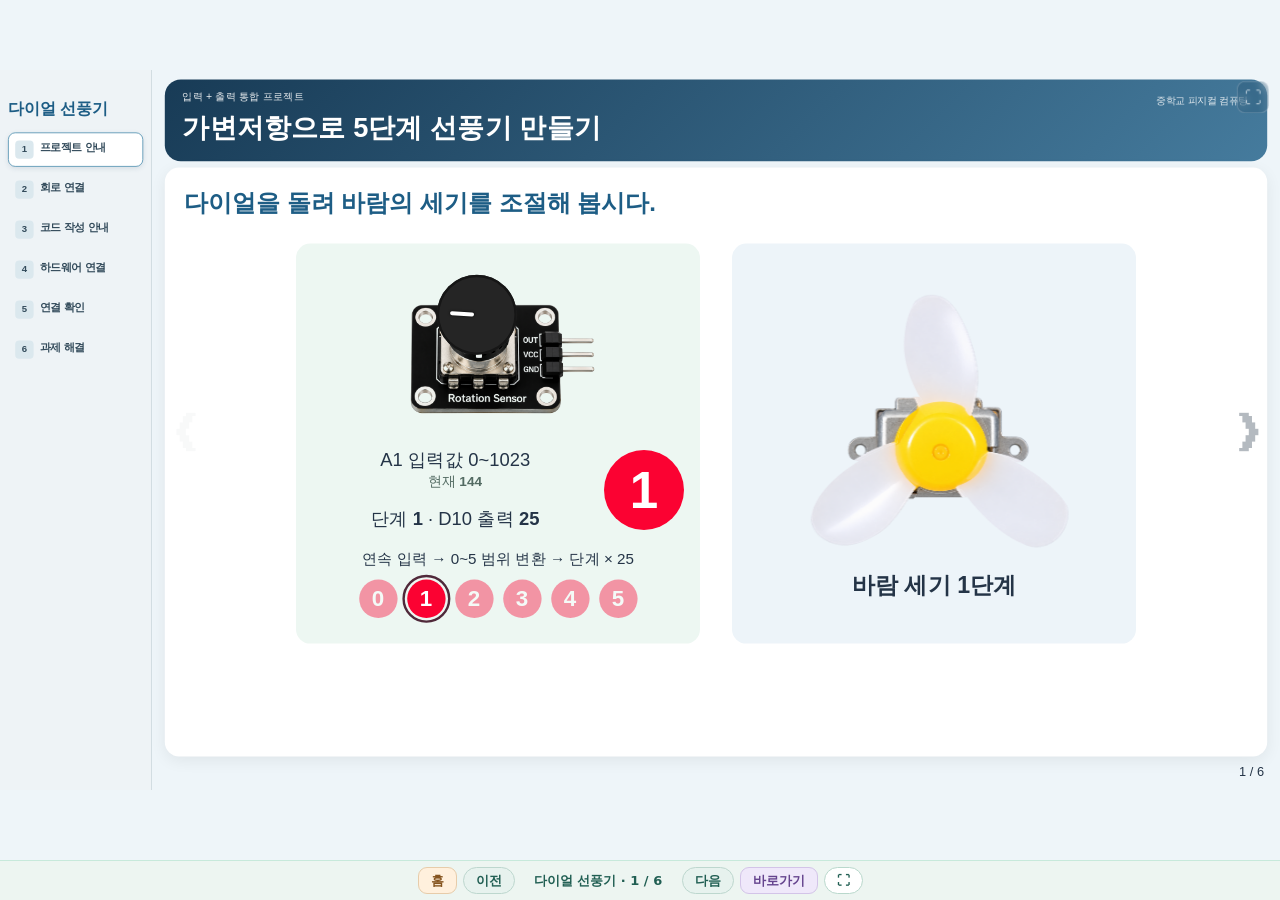
<file: v1/middle/phyCom/projects/rotation-dc-motor/index.html>
<!doctype html><html lang="ko"><head><meta charset="utf-8"><meta name="viewport" content="width=device-width,initial-scale=1,viewport-fit=cover"><title>가변저항으로 5단계 선풍기 만들기</title>
<script src="../../common/js/module-navigation.js?v=20261009-fan-five2"></script><script src="../../common/js/stage-fit.js?v=20261009-fan-five2"></script>
<link rel="stylesheet" href="../../common/css/slides.css?v=20261005-stage1"><link rel="stylesheet" href="../../common/css/hardware-connect.css?v=20261005-stage1"><link rel="stylesheet" href="../../common/css/motor-lesson.css?v=20261005-stage1"><link rel="stylesheet" href="../../common/css/stage-layout.css?v=20261009-final-stage3"><link rel="stylesheet" href="project.css?v=20261011-guide-readable2">
<style>.fan-project .project-circuit #projectCircuit{height:650px}.project-circuit #projectCircuit path[data-wire]{stroke-width:8}.project-circuit #projectCircuit .circuit-labels{font:800 26px Arial,sans-serif}.project-circuit #projectCircuit .circuit-labels text{paint-order:stroke;stroke:#fff;stroke-width:0}.project-circuit #projectCircuit{overflow:visible}</style></head><body class="phycom-lesson motor-lesson fan-project"><button id="fullscreenBtn" class="fullscreen-btn" aria-label="전체화면으로 보기">⛶</button>
<aside class="slide-sidebar" id="slideSidebar"><h2>다이얼 선풍기</h2><div id="slideSidebarList"></div></aside>
<main class="wrap"><header><span class="course-label">중학교 피지컬 컴퓨팅</span><span class="device-label">입력 + 출력 통합 프로젝트</span><div class="title-row"><h1>가변저항으로 5단계 선풍기 만들기</h1></div><h2 class="project-header-subtitle circuit-subtitle">2. 회로 연결</h2><h2 class="project-header-subtitle guide-subtitle">3. 코드 작성 안내</h2></header>
<section class="slide project-intro active" aria-label="1. 프로젝트 안내"><h2>다이얼을 돌려 바람의 세기를 조절해 봅시다.</h2><div class="intro-demo project-result fan-demo" id="introDemo"><div class="result-layout"><div class="dial-area"><div class="rotation-dial"><img src="../../assets/RotationSensor.png" alt="가변저항"><button id="intro-rotationDial" class="dial-knob" tabindex="-1" role="img" aria-label="가변저항 다이얼" aria-valuemin="0" aria-valuemax="1023" aria-valuenow="0"><span class="dial-pointer"></span></button></div><input id="intro-rotationInput" type="range" min="0" max="1023" value="0" step="1" aria-label="가변저항 다이얼"><div class="readouts"><div class="live-number"><b id="intro-liveNumber">0</b><span>숫자 버튼</span></div><p>A1 입력값 0~1023 <small>현재 <b id="intro-analogValue">0</b></small></p><p>단계 <b id="intro-liveStep">0</b> · D10 출력 <b id="intro-liveOutput">0</b></p></div><p class="conversion-note">연속 입력 → 0~5 범위 변환 → 단계 × 25</p><div class="demo-levels" aria-label="단계 0~5"><span data-level="0">0</span><span data-level="1">1</span><span data-level="2">2</span><span data-level="3">3</span><span data-level="4">4</span><span data-level="5">5</span></div></div><div class="fan-area"><svg class="dc-fan-view" viewBox="0 0 1344 1189"><defs><mask id="intro-project-housing" maskUnits="userSpaceOnUse" x="0" y="0" width="1344" height="1189"><path d="M 501 484 H 888 V 527 H 967 V 656 H 1004 Q 1103 652 1103 732 Q 1103 770 1050 770 H 995 V 923 H 405 V 766 H 350 Q 294 766 294 718 Q 294 667 345 658 H 414 V 534 H 501 Z" fill="white"/><path d="M 620 505 C 555 403 531 302 541 222 C 552 113 586 25 668 22 C 782 9 855 184 872 336 C 884 413 876 476 861 557 C 898 601 919 661 918 726 C 1037 757 1195 865 1254 962 C 1341 1113 1211 1172 1102 1143 C 974 1105 865 994 790 888 C 731 913 660 916 608 882 C 555 996 442 1096 328 1128 C 208 1160 104 1112 138 986 C 170 865 352 737 509 687 C 517 607 551 548 620 505 Z" fill="black"/></mask><clipPath id="intro-project-rotor"><path d="M 620 505 C 555 403 531 302 541 222 C 552 113 586 25 668 22 C 782 9 855 184 872 336 C 884 413 876 476 861 557 C 898 601 919 661 918 726 C 1037 757 1195 865 1254 962 C 1341 1113 1211 1172 1102 1143 C 974 1105 865 994 790 888 C 731 913 660 916 608 882 C 555 996 442 1096 328 1128 C 208 1160 104 1112 138 986 C 170 865 352 737 509 687 C 517 607 551 548 620 505 Z"></path></clipPath></defs><image class="motor-motion-base" mask="url(#intro-project-housing)" height="1189" href="../../assets/DCmotor_fan_top.png" width="1344"/><g class="motor-motion-fan"><image clip-path="url(#intro-project-rotor)" height="1189" href="../../assets/DCmotor_fan_top.png" width="1344"/></g></svg><strong id="intro-liveFan">정지</strong></div></div></div></section>
<section class="slide project-circuit" aria-label="2. 회로 연결"><p class="project-cable-note" style="position:absolute;top:18px;right:26px;margin:0;font-size:16px;line-height:1.5;text-align:right">지정 준비물: MM 케이블 2개 · MF 케이블 3개<br>그림의 8개 연결에는 MM 2개 · MF 6개가 필요합니다.</p><svg id="projectCircuit" viewBox="0 0 1440 740" aria-label="세로 브레드보드와 왼쪽 두 모듈, 오른쪽 OrangeBoard 회로">
<image href="../../assets/breadboard.png" width="640" height="426.667" transform="translate(1070 65) rotate(90)" opacity="0.62" aria-label="세로 브레드보드"/>
<image href="../../assets/OrangeBoard.png" width="600" height="446.492" transform="translate(1400 85) rotate(90)" aria-label="OrangeBoard"/>
<image href="../../assets/RotationSensor.png" x="0" y="135" width="385" height="256.666" aria-label="가변저항"/>
<image href="../../assets/dc_motor.png" width="504" height="252" x="5" y="458" aria-label="DC모터"/>
<!-- Enlarge only the existing motor connector; preserve the motor body size. -->
<rect x="434" y="563" width="75" height="64" fill="white"/>
<svg x="438" y="538" width="100" height="100" viewBox="1509 377 215 215" aria-label="DC모터 핀: 위에서 S, V, G"><image href="../../assets/dc_motor.png" width="1774" height="887"/></svg>
<g font-family="Arial" font-size="26" font-weight="800" fill="white" text-anchor="middle" dominant-baseline="middle"><rect x="476" y="546" width="27" height="83" fill="#171717"/><text x="490" y="559">S</text><text x="490" y="587">V</text><text x="490" y="616">G</text></g>
<circle data-circuit-stage="1" cx="698.333" cy="129" r="6" fill="white" stroke="#4b5868" stroke-width="1.5" aria-hidden="true"/>
<circle data-circuit-stage="1" cx="716.25" cy="129" r="6" fill="white" stroke="#4b5868" stroke-width="1.5" aria-hidden="true"/>
<circle data-circuit-stage="2" cx="698.333" cy="273.125" r="6" fill="white" stroke="#4b5868" stroke-width="1.5" aria-hidden="true"/>
<circle data-circuit-stage="2" cx="716.25" cy="273.125" r="6" fill="white" stroke="#4b5868" stroke-width="1.5" aria-hidden="true"/>
<circle data-circuit-stage="2" cx="698.333" cy="584.375" r="6" fill="white" stroke="#4b5868" stroke-width="1.5" aria-hidden="true"/>
<circle data-circuit-stage="2" cx="716.25" cy="584.375" r="6" fill="white" stroke="#4b5868" stroke-width="1.5" aria-hidden="true"/>
<path data-circuit-stage="1" d="M 991.46 416.58 H 920 V 30 H 698.333 V 129" fill="none" stroke="white" stroke-width="9" stroke-linecap="round" stroke-linejoin="round" aria-hidden="true"/>
<path data-circuit-stage="1" data-wire="5V → +" d="M 991.46 416.58 H 920 V 30 H 698.333 V 129" fill="none" stroke="#e34848" stroke-width="5" stroke-linecap="round" stroke-linejoin="round"/>
<path data-circuit-stage="1" d="M 991.46 437.28 H 904 V 60 H 716.25 V 129" fill="none" stroke="white" stroke-width="9" stroke-linecap="round" stroke-linejoin="round" aria-hidden="true"/>
<path data-circuit-stage="1" data-wire="GND → −" d="M 991.46 437.28 H 904 V 60 H 716.25 V 129" fill="none" stroke="#39475a" stroke-width="5" stroke-linecap="round" stroke-linejoin="round"/>
<path data-circuit-stage="2" d="M 345.9 268.32 H 698.333 V 273.125" fill="none" stroke="white" stroke-width="9" stroke-linecap="round" stroke-linejoin="round" aria-hidden="true"/>
<path data-circuit-stage="2" data-wire="VCC → +" d="M 345.9 268.32 H 698.333 V 273.125" fill="none" stroke="#e34848" stroke-width="5" stroke-linecap="round" stroke-linejoin="round"/>
<path data-circuit-stage="2" d="M 345.9 291.2 H 716.25 V 273.125" fill="none" stroke="white" stroke-width="9" stroke-linecap="round" stroke-linejoin="round" aria-hidden="true"/>
<path data-circuit-stage="2" data-wire="GND → −" d="M 345.9 291.2 H 716.25 V 273.125" fill="none" stroke="#39475a" stroke-width="5" stroke-linecap="round" stroke-linejoin="round"/>
<path data-circuit-stage="2" d="M 512.75 587.32 L 698.333 584.375" fill="none" stroke="white" stroke-width="9" stroke-linecap="round" stroke-linejoin="round" aria-hidden="true"/>
<path data-circuit-stage="2" data-wire="V → +" d="M 512.75 587.32 L 698.333 584.375" fill="none" stroke="#e34848" stroke-width="5" stroke-linecap="round" stroke-linejoin="round"/>
<path data-circuit-stage="2" d="M 512.75 616.22 H 550 V 650 H 716.25 V 584.375" fill="none" stroke="white" stroke-width="9" stroke-linecap="round" stroke-linejoin="round" aria-hidden="true"/>
<path data-circuit-stage="2" data-wire="G → −" d="M 512.75 616.22 H 550 V 650 H 716.25 V 584.375" fill="none" stroke="#39475a" stroke-width="5" stroke-linecap="round" stroke-linejoin="round"/>
<path data-circuit-stage="3" d="M 345.9 245.29 H 405 V 181.458 H 870 V 537.72 H 991.46" fill="none" stroke="white" stroke-width="9" stroke-linecap="round" stroke-linejoin="round" aria-hidden="true"/>
<path data-circuit-stage="3" data-wire="OUT → A1" d="M 345.9 245.29 H 405 V 181.458 H 870 V 537.72 H 991.46" fill="none" stroke="#2570db" stroke-width="5" stroke-linecap="round" stroke-linejoin="round"/>
<path data-circuit-stage="3" d="M 512.75 558.65 H 755 V 724 H 1405 V 407.55 H 1370.75" fill="none" stroke="white" stroke-width="9" stroke-linecap="round" stroke-linejoin="round" aria-hidden="true"/>
<path data-circuit-stage="3" data-wire="S → D10" d="M 512.75 558.65 H 755 V 724 H 1405 V 407.55 H 1370.75" fill="none" stroke="#df8e15" stroke-width="5" stroke-linecap="round" stroke-linejoin="round"/>
<g class="circuit-labels">
<g data-circuit-stage="2" transform="translate(610 594)"><rect x="-66" y="-18" width="132" height="36" rx="7" fill="#e34848"/><text text-anchor="middle" y="9" fill="white">V → +</text></g><g data-circuit-stage="2" transform="translate(610 650)"><rect x="-66" y="-18" width="132" height="36" rx="7" fill="#39475a"/><text text-anchor="middle" y="9" fill="white">G → -</text></g><text x="35" y="125">가변저항</text><text x="35" y="475">DC모터</text>
<g data-circuit-stage="2" transform="translate(550 248)"><rect x="-88" y="-18" width="176" height="36" rx="7" fill="#e34848"/><text text-anchor="middle" y="9" fill="white">VCC → +</text></g>
<g data-circuit-stage="2" transform="translate(550 317)"><rect x="-88" y="-18" width="176" height="36" rx="7" fill="#39475a"/><text text-anchor="middle" y="9" fill="white">GND → -</text></g>
<g data-circuit-stage="1" transform="translate(680 30)"><rect x="-78" y="-18" width="156" height="36" rx="7" fill="#e34848"/><text text-anchor="middle" y="9" fill="white">5V → +</text></g>
<g data-circuit-stage="1" transform="translate(780 60)"><rect x="-88" y="-18" width="176" height="36" rx="7" fill="#39475a"/><text text-anchor="middle" y="9" fill="white">GND → −</text></g>
<g data-circuit-stage="3" transform="translate(800 181.458)"><rect x="-100" y="-18" width="200" height="36" rx="7" fill="#2570db"/><text text-anchor="middle" y="9" fill="white">OUT → A1</text></g>
<g data-circuit-stage="3" transform="translate(710 724)"><rect x="-95" y="-18" width="190" height="36" rx="7" fill="#df8e15"/><text text-anchor="middle" y="9" fill="white">S → D10</text></g></g></svg><p id="circuitProgress" class="circuit-progress"></p></section>
<section class="slide project-guide" aria-label="3. 코드 작성 안내">
<div class="guide-conditions">
<div class="guide-object-condition"><p><b>1. 오브젝트:</b> 숫자버튼</p><div id="guideNumberObject" aria-label="숫자버튼 오브젝트 모양"></div></div>
<div class="guide-input-conditions"><p><b>2. 변수:</b> <strong>단계</strong></p><p><b>3. 입력:</b> 가변저항을 <strong>A1</strong>에 연결</p><p><b>4. 입력값 처리:</b> 센서값의 범위를 <strong>0~5단계</strong>로 변환하여 <strong>단계</strong> 변수에 저장</p></div>
</div>
<div id="guideInputHint" class="project-code guide-hint" hidden></div>
<p class="guide-output-condition"><b>5. DC모터 출력값</b></p><div class="output-table"><b>단계</b><span>0</span><span>1</span><span>2</span><span>3</span><span>4</span><span>5</span><b>D10 출력</b><span>0</span><span>25</span><span>50</span><span>75</span><span>100</span><span>125</span></div>
<div id="guideOutputHint" class="project-code guide-hint" hidden><p class="guide-motor-relation">모터 출력 = 단계 × 25</p></div>
</section>
<section class="slide entry-slide entry-page4-slide project-entry project-study" aria-label="5. 연결 확인"><div class="entry-workspace"><div class="entry-scene-tabs entry-code-toolbar"><button type="button" class="entry-scene-tab active">장면 1</button><button type="button" class="entry-scene-add" aria-label="장면 추가">＋</button><span class="entry-brand">entry</span><b class="entry-lesson-title">연결 확인</b><div class="entry-top-actions"><button class="entry-save-btn" id="studySave" disabled>저장하기</button><button class="entry-complete-btn" id="studyComplete" disabled>학습완료</button></div></div><aside class="entry-tabs"><div aria-label="시작" class="entry-tab" data-tab="start"><img alt="" class="entry-tab-image entry-tab-image-unselected" src="../../assets/tab01_start_unselected.png"/><img alt="" class="entry-tab-image entry-tab-image-selected" src="../../assets/tab01_start_selected.png"/></div><div aria-label="흐름" class="entry-tab" data-tab="flow"><img alt="" class="entry-tab-image entry-tab-image-unselected" src="../../assets/tab02_flow_unselected.png"/><img alt="" class="entry-tab-image entry-tab-image-selected" src="../../assets/tab02_flow_selected.png"/></div><div aria-label="생김새" class="entry-tab" data-tab="looks"><img alt="" class="entry-tab-image entry-tab-image-unselected" src="../../assets/tab04_looks_unselected.png"/><img alt="" class="entry-tab-image entry-tab-image-selected" src="../../assets/tab04_looks_selected.png"/></div><div aria-label="판단" class="entry-tab" data-tab="judge"><img alt="" class="entry-tab-image entry-tab-image-unselected" src="../../assets/tab07_control_unselected.png"/><img alt="" class="entry-tab-image entry-tab-image-selected" src="../../assets/tab07_control_selected.png"/></div><div aria-label="자료" class="entry-tab" data-tab="data"><img alt="" class="entry-tab-image entry-tab-image-unselected" src="../../assets/tab09_data_unselected.png"/><img alt="" class="entry-tab-image entry-tab-image-selected" src="../../assets/tab09_data_selected.png"/></div><div aria-label="하드웨어" class="entry-tab" data-tab="hardware"><img alt="" class="entry-tab-image entry-tab-image-unselected" src="../../assets/tab14_hardware_unselected.png"/><img alt="" class="entry-tab-image entry-tab-image-selected" src="../../assets/tab14_hardware_selected.png"/></div><div class="entry-tab" data-tab="math" aria-label="계산"><img class="entry-tab-image entry-tab-image-unselected" src="../../assets/tab08_math_unselected.png" alt=""><img class="entry-tab-image entry-tab-image-selected" src="../../assets/tab08_math_selected.png" alt=""></div></aside><div class="entry-stage"><div class="entry-object-info"><span class="entrybot-thumb"><img src="../../assets/entrybot.png" alt="엔트리봇"></span><strong>엔트리봇</strong><span class="entry-code-page-label">연결 확인</span></div><p class="project-progress" id="studyProgress"></p><div class="entry-program motor-program project-code" id="studyCode"><div class="entry-block start-block" data-entry-step="1" data-tab="start"><span class="play-dot">▶</span><b>시작하기 버튼을 클릭했을 때</b></div><div class="entry-block hardware-block" data-entry-step="2" data-tab="hardware"><b>디지털</b><span class="field">13<span class="select-arrow">▼</span></span><b>번 핀</b><span class="field">켜기<span class="select-arrow">▼</span></span><button type="button" class="entry-run-btn" id="studyPinRun" aria-label="실행">▶</button></div><div class="entry-block repeat-block" data-entry-step="3" data-tab="flow"><b>계속 반복하기</b><button type="button" class="entry-loop-run-btn" id="studyLoopRun" aria-label="실행">▶</button></div><div class="repeat-body" data-repeat-body><div class="entry-block looks-block" data-entry-step="4" data-tab="looks"><span id="studySaySlot"><span class="field study-greeting">안녕!</span></span><b>을 말하기</b></div><div class="entry-block hardware-block" data-entry-step="7" data-tab="hardware"><b>디지털</b><span class="field">10<span class="select-arrow">▼</span></span><b>번 핀</b><span class="field">켜기<span class="select-arrow">▼</span></span></div></div><div class="project-palette" id="studyPalette" hidden><span id="studySensor" class="project-map hardware-block">아날로그 <span class="field">A1<span class="select-arrow">▼</span></span> 센서의 입력값</span></div></div></div></div><div class="motor-result" id="studyPinModal" role="dialog" aria-label="13번 핀 실행 결과" hidden><button class="entry-result-close" data-study-close aria-label="실행결과 닫기">×</button><div class="pin13-board-view"><img src="../../assets/OrangeBoard.png" alt="13번 핀이 켜진 오렌지보드"><span class="pin13-led-glow" aria-hidden="true"></span><span class="pin13-led-dot" aria-hidden="true"></span></div></div><div class="project-result study-result" id="studyResult" role="dialog" aria-label="연결 확인 실행결과" hidden><button class="entry-result-close" data-study-close aria-label="실행결과 닫기">×</button><h2>가변저항 입력 확인</h2><div class="result-layout"><div class="study-input-panel"><h3 class="study-panel-title">가변저항 입력 확인</h3><div class="dial-area"><div class="rotation-dial"><img src="../../assets/RotationSensor.png" alt="가변저항"><button id="studyDial" class="dial-knob" aria-label="가변저항 다이얼" aria-valuemin="0" aria-valuemax="1023" aria-valuenow="0"><span class="dial-pointer"></span></button></div><input id="studyInput" type="range" min="0" max="1023" step="1" value="0" aria-label="A1 입력값"><p>A1 입력값 0~1023</p></div><div class="study-entrybot"><output id="studySpeech" class="study-speech">0</output><img src="../../assets/entrybot.png" alt="엔트리봇"></div></div><div class="fan-area" id="studyFan" hidden><h3 class="study-panel-title">DC모터 출력 확인</h3></div></div></div></section>
<section class="slide entry-slide entry-page4-slide project-entry" aria-label="6. 과제 해결"><div class="entry-workspace"><div class="entry-scene-tabs entry-code-toolbar"><button type="button" class="entry-scene-tab active">장면 1</button><button type="button" class="entry-scene-add" aria-label="장면 추가">＋</button><span class="entry-brand">entry</span><b class="entry-lesson-title">과제 해결</b><div class="entry-top-actions"><button class="entry-save-btn" id="projectSave" disabled>저장하기</button><button class="entry-complete-btn" id="projectComplete" disabled>과제제출</button></div></div><aside class="entry-tabs"><div aria-label="시작" class="entry-tab" data-tab="start"><img alt="" class="entry-tab-image entry-tab-image-unselected" src="../../assets/tab01_start_unselected.png"/><img alt="" class="entry-tab-image entry-tab-image-selected" src="../../assets/tab01_start_selected.png"/></div><div aria-label="흐름" class="entry-tab" data-tab="flow"><img alt="" class="entry-tab-image entry-tab-image-unselected" src="../../assets/tab02_flow_unselected.png"/><img alt="" class="entry-tab-image entry-tab-image-selected" src="../../assets/tab02_flow_selected.png"/></div><div aria-label="생김새" class="entry-tab" data-tab="looks"><img alt="" class="entry-tab-image entry-tab-image-unselected" src="../../assets/tab04_looks_unselected.png"/><img alt="" class="entry-tab-image entry-tab-image-selected" src="../../assets/tab04_looks_selected.png"/></div><div aria-label="판단" class="entry-tab" data-tab="judge"><img alt="" class="entry-tab-image entry-tab-image-unselected" src="../../assets/tab07_control_unselected.png"/><img alt="" class="entry-tab-image entry-tab-image-selected" src="../../assets/tab07_control_selected.png"/></div><div aria-label="자료" class="entry-tab" data-tab="data"><img alt="" class="entry-tab-image entry-tab-image-unselected" src="../../assets/tab09_data_unselected.png"/><img alt="" class="entry-tab-image entry-tab-image-selected" src="../../assets/tab09_data_selected.png"/></div><div aria-label="하드웨어" class="entry-tab" data-tab="hardware"><img alt="" class="entry-tab-image entry-tab-image-unselected" src="../../assets/tab14_hardware_unselected.png"/><img alt="" class="entry-tab-image entry-tab-image-selected" src="../../assets/tab14_hardware_selected.png"/></div><div class="entry-tab" data-tab="math" aria-label="계산"><img class="entry-tab-image entry-tab-image-unselected" src="../../assets/tab08_math_unselected.png" alt=""><img class="entry-tab-image entry-tab-image-selected" src="../../assets/tab08_math_selected.png" alt=""></div></aside><div class="entry-stage"><div class="entry-object-info"><strong>숫자 버튼 · 변수: 단계</strong><span class="entry-code-page-label">과제 해결</span></div><p class="project-progress" id="projectProgress"></p><div class="entry-program motor-program project-code" id="projectCode"><div class="entry-block start-block" data-entry-step="1" data-tab="start"><span class="play-dot">▶</span><b>시작하기 버튼을 클릭했을 때</b></div><div class="entry-block hardware-block" data-entry-step="2" data-tab="hardware"><b>디지털</b><span class="field">13<span class="select-arrow">▼</span></span><b>번 핀</b><span class="field">켜기<span class="select-arrow">▼</span></span><button type="button" class="entry-run-btn" id="projectPinRun" aria-label="실행">▶</button></div><div class="entry-block data-block" data-entry-step="3" data-tab="data"><span class="field">단계<span class="select-arrow">▼</span></span><b>를</b><span class="number-field">0</span><b>(으)로 정하기</b></div><div class="entry-block repeat-block" data-entry-step="4" data-tab="flow"><b>계속 반복하기</b><button type="button" class="entry-loop-run-btn" id="projectLoopRun" aria-label="실행">▶</button></div><div class="repeat-body" id="projectLoop" data-repeat-body><div class="entry-block data-block" data-entry-step="6" data-tab="data"><span class="field">단계<span class="select-arrow">▼</span></span><b>를</b><span id="taskMapSlot"></span><b>(으)로 정하기</b></div><div class="entry-block looks-block" data-entry-step="8" data-tab="looks"><span id="taskShape"><span class="field">단계1<span class="select-arrow">▼</span></span></span><b>모양으로 바꾸기</b></div><div class="entry-block hardware-block" data-entry-step="11" data-tab="hardware"><b>디지털</b><span class="field">10<span class="select-arrow">▼</span></span><b>번 핀을</b><span id="taskOutput"><span class="number-field">255</span></span><b>(으)로 정하기</b></div></div><div class="project-palette" id="taskPalette" hidden><span id="taskMap" class="project-map hardware-block">아날로그 <span class="field">A1<span class="select-arrow">▼</span></span>번 센서의 입력값 <span class="number-field">0</span>~<span class="number-field">1023</span>에서 <span class="number-field">0</span>~<span class="number-field" id="taskMapMax">100</span>로 바꾼 값</span><span id="taskShapeValue" class="project-variable"><span class="field">단계<span class="select-arrow">▼</span></span> 값</span><span id="taskProduct" class="project-product"><span id="taskFactor"><span class="number-field">10</span></span><b>×</b><span class="number-field" id="taskMultiplier">10</span></span><span id="taskFactorValue" class="project-variable"><span class="field">단계<span class="select-arrow">▼</span></span> 값</span></div></div><div class="project-number"><b id="projectNumber">0</b><span>숫자 버튼</span></div></div></div><div class="motor-result" id="pin13Modal" role="dialog" aria-label="13번 핀 실행 결과" hidden><button class="entry-result-close" id="pin13Close" aria-label="실행 결과 닫기">×</button><div class="pin13-board-view"><img src="../../assets/OrangeBoard.png" alt="13번 핀이 켜진 오렌지보드"><span class="pin13-led-glow" aria-hidden="true"></span><span class="pin13-led-dot" aria-hidden="true"></span></div></div><div id="projectResult" class="project-result fan-demo" role="dialog" aria-label="5단계 선풍기 실행결과" hidden><button id="projectResultClose" class="entry-result-close" aria-label="실행결과 닫기">×</button><h2>다이얼을 돌려 바람의 세기를 조절해 봅시다.</h2></div></section>
<div class="slide-nav"><button id="prev" aria-label="이전 슬라이드">❮</button><button id="next" aria-label="다음 슬라이드">❯</button></div><div id="slides">1 / 6</div></main>
<script src="../../common/js/lesson-ui.js?v=20261009-final-stage3"></script><script src="project.js?v=20261011-guide-conditions"></script><script src="hardware-connect.js?v=20261010-fan-demo2"></script></body></html>
</file>
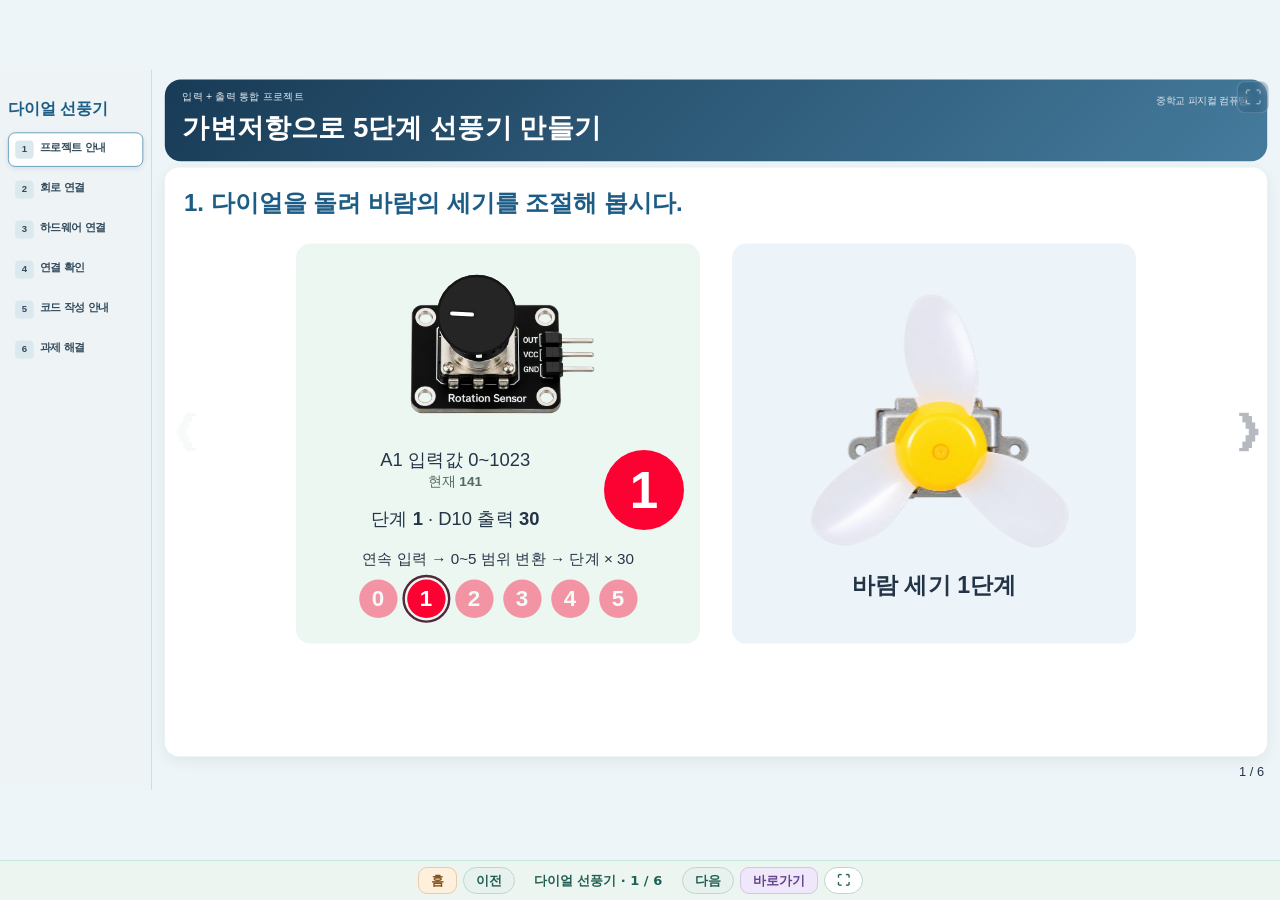
<file: phycom/v1/middle/phyCom/projects/rotation-dc-motor/index.html>
<!doctype html><html lang="ko"><head><meta charset="utf-8"><meta name="viewport" content="width=device-width,initial-scale=1,viewport-fit=cover"><title>가변저항으로 5단계 선풍기 만들기</title>
<script src="page-numbers.js?v=20261014-number2"></script>
<script src="../../common/js/module-navigation.js?v=20261009-fan-five2"></script><script src="../../common/js/stage-fit.js?v=20261009-fan-five2"></script>
<link rel="stylesheet" href="slides.css?v=20261005-stage1"><link rel="stylesheet" href="hardware-connect.css?v=20261005-stage1"><link rel="stylesheet" href="motor-lesson.css?v=20261005-stage1"><link rel="stylesheet" href="stage-layout.css?v=20261009-final-stage3"><link rel="stylesheet" href="project.css?v=20261015-task-fixed1">
<style>.fan-project .project-circuit #projectCircuit{height:650px}.project-circuit #projectCircuit path[data-wire]{stroke-width:8}.project-circuit #projectCircuit .circuit-labels{font:800 26px Arial,sans-serif}.project-circuit #projectCircuit .circuit-labels text{paint-order:stroke;stroke:#fff;stroke-width:0}.project-circuit #projectCircuit{overflow:visible}</style></head><body class="phycom-lesson motor-lesson fan-project"><button id="fullscreenBtn" class="fullscreen-btn" aria-label="전체화면으로 보기">⛶</button>
<aside class="slide-sidebar" id="slideSidebar"><h2>다이얼 선풍기</h2><div id="slideSidebarList"></div></aside>
<main class="wrap"><header><span class="course-label">중학교 피지컬 컴퓨팅</span><span class="device-label">입력 + 출력 통합 프로젝트</span><div class="title-row"><h1>가변저항으로 5단계 선풍기 만들기</h1></div><h2 class="project-header-subtitle circuit-subtitle">2. 회로 연결</h2><h2 class="project-guide-subtitle guide-subtitle">5. 코드 작성 안내</h2></header>
<section class="slide project-intro active" aria-label="1. 프로젝트 안내"><h2>다이얼을 돌려 바람의 세기를 조절해 봅시다.</h2><div class="intro-demo project-result fan-demo" id="introDemo"><div class="result-layout"><div class="dial-area"><div class="rotation-dial"><img src="../../assets/RotationSensor.png" alt="가변저항"><button id="intro-rotationDial" class="dial-knob" tabindex="-1" role="img" aria-label="가변저항 다이얼" aria-valuemin="0" aria-valuemax="1023" aria-valuenow="0"><span class="dial-pointer"></span></button></div><input id="intro-rotationInput" type="range" min="0" max="1023" value="0" step="1" aria-label="가변저항 다이얼"><div class="readouts"><div class="live-number"><b id="intro-liveNumber">0</b><span>숫자 버튼</span></div><p>A1 입력값 0~1023 <small>현재 <b id="intro-analogValue">0</b></small></p><p>단계 <b id="intro-liveStep">0</b> · D10 출력 <b id="intro-liveOutput">0</b></p></div><p class="conversion-note">연속 입력 → 0~5 범위 변환 → 단계 × 30</p><div class="demo-levels" aria-label="단계 0~5"><span data-level="0">0</span><span data-level="1">1</span><span data-level="2">2</span><span data-level="3">3</span><span data-level="4">4</span><span data-level="5">5</span></div></div><div class="fan-area"><svg class="dc-fan-view" viewBox="0 0 1344 1189"><defs><mask id="intro-project-housing" maskUnits="userSpaceOnUse" x="0" y="0" width="1344" height="1189"><path d="M 501 484 H 888 V 527 H 967 V 656 H 1004 Q 1103 652 1103 732 Q 1103 770 1050 770 H 995 V 923 H 405 V 766 H 350 Q 294 766 294 718 Q 294 667 345 658 H 414 V 534 H 501 Z" fill="white"/><path d="M 620 505 C 555 403 531 302 541 222 C 552 113 586 25 668 22 C 782 9 855 184 872 336 C 884 413 876 476 861 557 C 898 601 919 661 918 726 C 1037 757 1195 865 1254 962 C 1341 1113 1211 1172 1102 1143 C 974 1105 865 994 790 888 C 731 913 660 916 608 882 C 555 996 442 1096 328 1128 C 208 1160 104 1112 138 986 C 170 865 352 737 509 687 C 517 607 551 548 620 505 Z" fill="black"/></mask><clipPath id="intro-project-rotor"><path d="M 620 505 C 555 403 531 302 541 222 C 552 113 586 25 668 22 C 782 9 855 184 872 336 C 884 413 876 476 861 557 C 898 601 919 661 918 726 C 1037 757 1195 865 1254 962 C 1341 1113 1211 1172 1102 1143 C 974 1105 865 994 790 888 C 731 913 660 916 608 882 C 555 996 442 1096 328 1128 C 208 1160 104 1112 138 986 C 170 865 352 737 509 687 C 517 607 551 548 620 505 Z"></path></clipPath></defs><image class="motor-motion-base" mask="url(#intro-project-housing)" height="1189" href="../../assets/DCmotor_fan_top.png" width="1344"/><g class="motor-motion-fan"><image clip-path="url(#intro-project-rotor)" height="1189" href="../../assets/DCmotor_fan_top.png" width="1344"/></g></svg><strong id="intro-liveFan">정지</strong></div></div></div></section>
<section class="slide project-circuit" aria-label="2. 회로 연결"><p class="project-cable-note" style="position:absolute;top:18px;right:26px;margin:0;font-size:16px;line-height:1.5;text-align:right">준비물: MM 케이블 5개 · MF 케이블 3개</p><svg id="projectCircuit" viewBox="0 0 1440 740" aria-label="세로 브레드보드와 왼쪽 두 모듈, 오른쪽 OrangeBoard 회로">
<image href="../../assets/breadboard.png" width="640" height="426.667" transform="translate(1070 65) rotate(90)" opacity="0.62" aria-label="세로 브레드보드"/>
<image href="../../assets/OrangeBoard.png" width="600" height="446.492" transform="translate(1400 85) rotate(90)" aria-label="OrangeBoard"/>
<image href="../../assets/RotationSensor.png" x="0" y="135" width="385" height="256.666" aria-label="가변저항"/>
<image href="../../assets/dc_motor.png" width="504" height="252" x="5" y="458" aria-label="DC모터"/>
<!-- Enlarge only the existing motor connector; preserve the motor body size. -->
<rect x="434" y="563" width="75" height="64" fill="white"/>
<svg x="438" y="538" width="100" height="100" viewBox="1509 377 215 215" aria-label="DC모터 핀: 위에서 S, V, G"><image href="../../assets/dc_motor.png" width="1774" height="887"/></svg>
<g font-family="Arial" font-size="26" font-weight="800" fill="white" text-anchor="middle" dominant-baseline="middle"><rect x="476" y="546" width="27" height="83" fill="#171717"/><text x="490" y="559">S</text><text x="490" y="587">V</text><text x="490" y="616">G</text></g>
<circle data-circuit-stage="1" cx="698.333" cy="129" r="6" fill="white" stroke="#4b5868" stroke-width="1.5" aria-hidden="true"/>
<circle data-circuit-stage="1" cx="716.25" cy="129" r="6" fill="white" stroke="#4b5868" stroke-width="1.5" aria-hidden="true"/>
<circle data-circuit-stage="2" cx="698.333" cy="273.125" r="6" fill="white" stroke="#4b5868" stroke-width="1.5" aria-hidden="true"/>
<circle data-circuit-stage="2" cx="716.25" cy="273.125" r="6" fill="white" stroke="#4b5868" stroke-width="1.5" aria-hidden="true"/>
<circle data-circuit-stage="2" cx="698.333" cy="584.375" r="6" fill="white" stroke="#4b5868" stroke-width="1.5" aria-hidden="true"/>
<circle data-circuit-stage="2" cx="716.25" cy="584.375" r="6" fill="white" stroke="#4b5868" stroke-width="1.5" aria-hidden="true"/>
<path data-circuit-stage="1" d="M 991.46 416.58 H 920 V 30 H 698.333 V 129" fill="none" stroke="white" stroke-width="9" stroke-linecap="round" stroke-linejoin="round" aria-hidden="true"/>
<path data-circuit-stage="1" data-wire="5V → +" d="M 991.46 416.58 H 920 V 30 H 698.333 V 129" fill="none" stroke="#e34848" stroke-width="5" stroke-linecap="round" stroke-linejoin="round"/>
<path data-circuit-stage="1" d="M 991.46 437.28 H 904 V 60 H 716.25 V 129" fill="none" stroke="white" stroke-width="9" stroke-linecap="round" stroke-linejoin="round" aria-hidden="true"/>
<path data-circuit-stage="1" data-wire="GND → −" d="M 991.46 437.28 H 904 V 60 H 716.25 V 129" fill="none" stroke="#39475a" stroke-width="5" stroke-linecap="round" stroke-linejoin="round"/>
<path data-circuit-stage="2" d="M 345.9 268.32 H 698.333 V 273.125" fill="none" stroke="white" stroke-width="9" stroke-linecap="round" stroke-linejoin="round" aria-hidden="true"/>
<path data-circuit-stage="2" data-wire="VCC → +" d="M 345.9 268.32 H 698.333 V 273.125" fill="none" stroke="#e34848" stroke-width="5" stroke-linecap="round" stroke-linejoin="round"/>
<path data-circuit-stage="2" d="M 345.9 291.2 H 716.25 V 273.125" fill="none" stroke="white" stroke-width="9" stroke-linecap="round" stroke-linejoin="round" aria-hidden="true"/>
<path data-circuit-stage="2" data-wire="GND → −" d="M 345.9 291.2 H 716.25 V 273.125" fill="none" stroke="#39475a" stroke-width="5" stroke-linecap="round" stroke-linejoin="round"/>
<path data-circuit-stage="2" d="M 512.75 587.32 L 698.333 584.375" fill="none" stroke="white" stroke-width="9" stroke-linecap="round" stroke-linejoin="round" aria-hidden="true"/>
<path data-circuit-stage="2" data-wire="V → +" d="M 512.75 587.32 L 698.333 584.375" fill="none" stroke="#e34848" stroke-width="5" stroke-linecap="round" stroke-linejoin="round"/>
<path data-circuit-stage="2" d="M 512.75 616.22 H 550 V 650 H 716.25 V 584.375" fill="none" stroke="white" stroke-width="9" stroke-linecap="round" stroke-linejoin="round" aria-hidden="true"/>
<path data-circuit-stage="2" data-wire="G → −" d="M 512.75 616.22 H 550 V 650 H 716.25 V 584.375" fill="none" stroke="#39475a" stroke-width="5" stroke-linecap="round" stroke-linejoin="round"/>
<path data-circuit-stage="3" d="M 345.9 245.29 H 405 V 181.458 H 870 V 537.72 H 991.46" fill="none" stroke="white" stroke-width="9" stroke-linecap="round" stroke-linejoin="round" aria-hidden="true"/>
<path data-circuit-stage="3" data-wire="OUT → A1" d="M 345.9 245.29 H 405 V 181.458 H 870 V 537.72 H 991.46" fill="none" stroke="#2570db" stroke-width="5" stroke-linecap="round" stroke-linejoin="round"/>
<path data-circuit-stage="3" d="M 512.75 558.65 H 755 V 724 H 1405 V 407.55 H 1370.75" fill="none" stroke="white" stroke-width="9" stroke-linecap="round" stroke-linejoin="round" aria-hidden="true"/>
<path data-circuit-stage="3" data-wire="S → D10" d="M 512.75 558.65 H 755 V 724 H 1405 V 407.55 H 1370.75" fill="none" stroke="#df8e15" stroke-width="5" stroke-linecap="round" stroke-linejoin="round"/>
<g class="circuit-labels">
<g data-circuit-stage="2" transform="translate(605 594)"><rect x="-85" y="-25" width="170" height="50" rx="9" fill="#e34848"/><text text-anchor="middle" y="12" fill="white">V → +</text></g><g data-circuit-stage="2" transform="translate(605 650)"><rect x="-85" y="-25" width="170" height="50" rx="9" fill="#39475a"/><text text-anchor="middle" y="12" fill="white">G → -</text></g><text x="35" y="125">가변저항</text><text x="35" y="475">DC모터</text>
<g data-circuit-stage="2" transform="translate(510 248)"><rect x="-120" y="-25" width="240" height="50" rx="9" fill="#e34848"/><text text-anchor="middle" y="12" fill="white">VCC → +</text></g>
<g data-circuit-stage="2" transform="translate(510 317)"><rect x="-120" y="-25" width="240" height="50" rx="9" fill="#39475a"/><text text-anchor="middle" y="12" fill="white">GND → -</text></g>
<g data-circuit-stage="1" transform="translate(650 30)"><rect x="-105" y="-25" width="210" height="50" rx="9" fill="#e34848"/><text text-anchor="middle" y="12" fill="white">5V → +</text></g>
<g data-circuit-stage="1" transform="translate(920 30)"><rect x="-120" y="-25" width="240" height="50" rx="9" fill="#39475a"/><text text-anchor="middle" y="12" fill="white">GND → −</text></g>
<g data-circuit-stage="3" transform="translate(505 165)"><rect x="-135" y="-25" width="270" height="50" rx="9" fill="#2570db"/><text text-anchor="middle" y="12" fill="white">OUT → A1</text></g>
<g data-circuit-stage="3" transform="translate(710 710)"><rect x="-125" y="-25" width="250" height="50" rx="9" fill="#df8e15"/><text text-anchor="middle" y="12" fill="white">S → D10</text></g></g></svg><p id="circuitProgress" class="circuit-progress"></p></section>
<section class="slide entry-slide entry-page4-slide project-entry project-study" aria-label="4. 연결 확인"><div class="entry-workspace"><div class="entry-scene-tabs entry-code-toolbar"><button type="button" class="entry-scene-tab active">장면 1</button><button type="button" class="entry-scene-add" aria-label="장면 추가">＋</button><span class="entry-brand">entry</span><b class="entry-lesson-title">연결 확인</b><div class="entry-top-actions"><button class="entry-save-btn" id="studySave" disabled>저장하기</button><button class="entry-complete-btn" id="studyComplete" disabled>학습완료</button></div></div><aside class="entry-tabs"><div aria-label="시작" class="entry-tab" data-tab="start"><img alt="" class="entry-tab-image entry-tab-image-unselected" src="../../assets/tab01_start_unselected.png"/><img alt="" class="entry-tab-image entry-tab-image-selected" src="../../assets/tab01_start_selected.png"/></div><div aria-label="흐름" class="entry-tab" data-tab="flow"><img alt="" class="entry-tab-image entry-tab-image-unselected" src="../../assets/tab02_flow_unselected.png"/><img alt="" class="entry-tab-image entry-tab-image-selected" src="../../assets/tab02_flow_selected.png"/></div><div aria-label="생김새" class="entry-tab" data-tab="looks"><img alt="" class="entry-tab-image entry-tab-image-unselected" src="../../assets/tab04_looks_unselected.png"/><img alt="" class="entry-tab-image entry-tab-image-selected" src="../../assets/tab04_looks_selected.png"/></div><div aria-label="판단" class="entry-tab" data-tab="judge"><img alt="" class="entry-tab-image entry-tab-image-unselected" src="../../assets/tab07_control_unselected.png"/><img alt="" class="entry-tab-image entry-tab-image-selected" src="../../assets/tab07_control_selected.png"/></div><div aria-label="자료" class="entry-tab" data-tab="data"><img alt="" class="entry-tab-image entry-tab-image-unselected" src="../../assets/tab09_data_unselected.png"/><img alt="" class="entry-tab-image entry-tab-image-selected" src="../../assets/tab09_data_selected.png"/></div><div aria-label="하드웨어" class="entry-tab" data-tab="hardware"><img alt="" class="entry-tab-image entry-tab-image-unselected" src="../../assets/tab14_hardware_unselected.png"/><img alt="" class="entry-tab-image entry-tab-image-selected" src="../../assets/tab14_hardware_selected.png"/></div><div class="entry-tab" data-tab="math" aria-label="계산"><img class="entry-tab-image entry-tab-image-unselected" src="../../assets/tab08_math_unselected.png" alt=""><img class="entry-tab-image entry-tab-image-selected" src="../../assets/tab08_math_selected.png" alt=""></div></aside><div class="entry-stage"><div class="entry-object-info"><span class="entrybot-thumb"><img src="../../assets/entrybot.png" alt="엔트리봇"></span><strong>엔트리봇</strong><span class="entry-code-page-label">연결 확인</span></div><p class="project-progress" id="studyProgress"></p><div class="entry-program motor-program project-code" id="studyCode"><div class="entry-block start-block" data-entry-step="1" data-tab="start"><span class="play-dot">▶</span><b>시작하기 버튼을 클릭했을 때</b></div><div class="entry-block hardware-block" data-entry-step="2" data-tab="hardware"><b>디지털</b><span class="field">13<span class="select-arrow">▼</span></span><b>번 핀</b><span class="field">켜기<span class="select-arrow">▼</span></span><button type="button" class="entry-run-btn" id="studyPinRun" aria-label="실행">▶</button></div><div class="study-motor-code" id="studyMotorCode" hidden><div class="entry-block repeat-block" data-entry-step="8" data-tab="flow"><b>계속 반복하기</b><button type="button" class="entry-loop-run-btn" id="studyMotorRun" aria-label="실행">▶</button></div><div class="repeat-body" data-repeat-body><div class="entry-block hardware-block" data-entry-step="10" data-tab="hardware"><b>디지털</b><span class="field">10<span class="select-arrow">▼</span></span><b>번 핀</b><span class="field">켜기<span class="select-arrow">▼</span></span></div></div></div><div id="studyA1Set"><div class="entry-block repeat-block" data-entry-step="3" data-tab="flow"><b>계속 반복하기</b><button type="button" class="entry-loop-run-btn" id="studyLoopRun" aria-label="실행">▶</button></div><div class="repeat-body" data-repeat-body><div id="studySayBlock" class="entry-block looks-block" data-entry-step="4" data-tab="looks"><span id="studySaySlot"><span class="field study-greeting">안녕!</span></span><b>을 말하기</b></div></div></div><div class="project-palette" id="studyPalette" hidden><span id="studySensor" class="project-map hardware-block">아날로그 <span class="field">A1<span class="select-arrow">▼</span></span> 센서의 입력값</span></div></div></div></div><div class="motor-result" id="studyPinModal" role="dialog" aria-label="13번 핀 실행 결과" hidden><button class="entry-result-close" data-study-close aria-label="실행결과 닫기">×</button><div class="pin13-board-view"><img src="../../assets/OrangeBoard.png" alt="13번 핀이 켜진 오렌지보드"><span class="pin13-led-glow" aria-hidden="true"></span><span class="pin13-led-dot" aria-hidden="true"></span></div></div><div class="project-result study-result" id="studyResult" role="dialog" aria-label="연결 확인 실행결과" hidden><button class="entry-result-close" data-study-close aria-label="실행결과 닫기">×</button><h2>가변저항 입력 확인</h2><div class="result-layout"><div class="study-input-panel"><h3 class="study-panel-title">가변저항 입력 확인</h3><div class="dial-area"><div class="rotation-dial"><img src="../../assets/RotationSensor.png" alt="가변저항"><button id="studyDial" class="dial-knob" aria-label="가변저항 다이얼" aria-valuemin="0" aria-valuemax="1023" aria-valuenow="0"><span class="dial-pointer"></span></button></div><input id="studyInput" type="range" min="0" max="1023" step="1" value="0" aria-label="A1 입력값"><p>A1 입력값 0~1023</p></div><div class="study-entrybot"><output id="studySpeech" class="study-speech">0</output><img src="../../assets/entrybot.png" alt="엔트리봇"></div></div></div></div><div class="project-result study-result" id="studyMotorResult" role="dialog" aria-label="D10 모터 실행결과" hidden><button class="entry-result-close" data-study-close aria-label="실행결과 닫기">×</button><h2>DC모터 출력 확인</h2><p id="studyMotorStatus"></p><div class="fan-area" id="studyFan"><h3 class="study-panel-title">D10 켜기</h3></div></div></section>
<section class="slide project-guide" aria-label="5. 코드 작성 안내">
<div class="guide-topline"><p><b>1. 오브젝트:</b> 숫자버튼</p><div id="guideNumberObject" aria-label="숫자버튼 오브젝트 모양"></div><p class="guide-shape-order"><b>숫자 0을 맨 위로 이동</b></p></div>
<div class="guide-variable-input"><div class="guide-variable-row"><b>2. 변수</b><div id="guideVariable" class="project-code"></div></div><p><b>3. 입력 :</b> 가변저항을 <strong>A1</strong>에 연결</p></div>
<p class="guide-conversion-note"><b>4. 입력값 처리:</b> 센서값을 <strong>0~5단계</strong>로 변환하여 <strong>단계</strong> 변수에 저장</p>
<div class="guide-input-slot"><div id="guideInputHint" class="project-code guide-hint" hidden></div></div>
<p class="guide-output-condition"><b>5. DC모터 출력값</b><span id="guideOutputEquation" hidden> = 단계값 × 30</span></p>
<div class="guide-output-row"><div class="output-table"><b>단계</b><span>0</span><span>1</span><span>2</span><span>3</span><span>4</span><span>5</span><b>D10 출력</b><span>0</span><span>30</span><span>60</span><span>90</span><span>120</span><span>150</span></div><div class="guide-output-slot"><div id="guideOutputHint" class="project-code guide-hint" hidden></div></div></div>
</section>
<section class="slide entry-slide entry-page4-slide project-entry" aria-label="6. 과제 해결"><div class="entry-workspace"><div class="entry-scene-tabs entry-code-toolbar"><button type="button" class="entry-scene-tab active">장면 1</button><button type="button" class="entry-scene-add" aria-label="장면 추가">＋</button><span class="entry-brand">entry</span><b class="entry-lesson-title">과제 해결</b><div class="entry-top-actions"><button class="entry-save-btn" id="projectSave" disabled>저장하기</button><button class="entry-complete-btn" id="projectComplete" disabled>과제제출</button></div></div><aside class="entry-tabs"><div aria-label="시작" class="entry-tab" data-tab="start"><img alt="" class="entry-tab-image entry-tab-image-unselected" src="../../assets/tab01_start_unselected.png"/><img alt="" class="entry-tab-image entry-tab-image-selected" src="../../assets/tab01_start_selected.png"/></div><div aria-label="흐름" class="entry-tab" data-tab="flow"><img alt="" class="entry-tab-image entry-tab-image-unselected" src="../../assets/tab02_flow_unselected.png"/><img alt="" class="entry-tab-image entry-tab-image-selected" src="../../assets/tab02_flow_selected.png"/></div><div aria-label="생김새" class="entry-tab" data-tab="looks"><img alt="" class="entry-tab-image entry-tab-image-unselected" src="../../assets/tab04_looks_unselected.png"/><img alt="" class="entry-tab-image entry-tab-image-selected" src="../../assets/tab04_looks_selected.png"/></div><div aria-label="판단" class="entry-tab" data-tab="judge"><img alt="" class="entry-tab-image entry-tab-image-unselected" src="../../assets/tab07_control_unselected.png"/><img alt="" class="entry-tab-image entry-tab-image-selected" src="../../assets/tab07_control_selected.png"/></div><div aria-label="자료" class="entry-tab" data-tab="data"><img alt="" class="entry-tab-image entry-tab-image-unselected" src="../../assets/tab09_data_unselected.png"/><img alt="" class="entry-tab-image entry-tab-image-selected" src="../../assets/tab09_data_selected.png"/></div><div aria-label="하드웨어" class="entry-tab" data-tab="hardware"><img alt="" class="entry-tab-image entry-tab-image-unselected" src="../../assets/tab14_hardware_unselected.png"/><img alt="" class="entry-tab-image entry-tab-image-selected" src="../../assets/tab14_hardware_selected.png"/></div><div class="entry-tab" data-tab="math" aria-label="계산"><img class="entry-tab-image entry-tab-image-unselected" src="../../assets/tab08_math_unselected.png" alt=""><img class="entry-tab-image entry-tab-image-selected" src="../../assets/tab08_math_selected.png" alt=""></div></aside><div class="entry-stage"><div class="entry-object-info"><strong>숫자 버튼 · 변수: 단계</strong><span class="entry-code-page-label">과제 해결</span></div><p class="project-progress" id="projectProgress"></p><div class="entry-program motor-program project-code" id="projectCode"><div class="entry-block start-block" data-entry-step="1" data-tab="start"><span class="play-dot">▶</span><b>시작하기 버튼을 클릭했을 때</b></div><div class="entry-block hardware-block" data-entry-step="2" data-tab="hardware"><b>디지털</b><span class="field">13<span class="select-arrow">▼</span></span><b>번 핀</b><span class="field">켜기<span class="select-arrow">▼</span></span><button type="button" class="entry-run-btn" id="projectPinRun" aria-label="실행">▶</button></div><div class="entry-block repeat-block" data-entry-step="4" data-tab="flow"><b>계속 반복하기</b><button type="button" class="entry-loop-run-btn" id="projectLoopRun" aria-label="실행">▶</button></div><div class="repeat-body" id="projectLoop" data-repeat-body><div class="entry-block data-block" data-entry-step="6" data-tab="data"><span class="field">단계<span class="select-arrow">▼</span></span><b>를</b><span id="taskMapSlot"></span><b>(으)로 정하기</b></div><div class="entry-block looks-block" data-entry-step="8" data-tab="looks"><span id="taskShape"><span class="field">단계1<span class="select-arrow">▼</span></span></span><b>모양으로 바꾸기</b></div><div class="entry-block hardware-block" data-entry-step="11" data-tab="hardware"><b>디지털</b><span class="field">10<span class="select-arrow">▼</span></span><b>번 핀을</b><span id="taskOutput"><span class="number-field">255</span></span><b>(으)로 정하기</b></div></div><div class="project-palette" id="taskPalette" hidden><span id="taskMap" class="project-map hardware-block">아날로그 <span class="field">A1<span class="select-arrow">▼</span></span>번 센서의 입력값 <span class="number-field">0</span>~<span class="number-field">1023</span>에서 <span class="number-field">0</span>~<span class="number-field" id="taskMapMax">100</span>로 바꾼 값</span><span id="taskShapeValue" class="project-variable"><span class="field">단계<span class="select-arrow">▼</span></span> 값</span><span id="taskShapeSum" class="project-product"><span id="taskShapeOperand"></span><b>+</b><span class="number-field">1</span></span><span id="taskProduct" class="project-product"><span id="taskFactor"><span class="number-field">10</span></span><b>×</b><span class="number-field" id="taskMultiplier">10</span></span><span id="taskFactorValue" class="project-variable"><span class="field">단계<span class="select-arrow">▼</span></span> 값</span></div></div><div class="project-number"><b id="projectNumber">0</b><span>숫자 버튼</span></div></div></div><div class="motor-result" id="pin13Modal" role="dialog" aria-label="13번 핀 실행 결과" hidden><button class="entry-result-close" id="pin13Close" aria-label="실행 결과 닫기">×</button><div class="pin13-board-view"><img src="../../assets/OrangeBoard.png" alt="13번 핀이 켜진 오렌지보드"><span class="pin13-led-glow" aria-hidden="true"></span><span class="pin13-led-dot" aria-hidden="true"></span></div></div><div id="projectResult" class="project-result fan-demo" role="dialog" aria-label="5단계 선풍기 실행결과" hidden><button id="projectResultClose" class="entry-result-close" aria-label="실행결과 닫기">×</button><h2>다이얼을 돌려 바람의 세기를 조절해 봅시다.</h2></div></section>
<div class="slide-nav"><button id="prev" aria-label="이전 슬라이드">❮</button><button id="next" aria-label="다음 슬라이드">❯</button></div><div id="slides">1 / 6</div></main>
<script src="lesson-ui.js?v=20261014-sidebar-number1"></script><script src="project.js?v=20261016-output30"></script><script src="hardware-connect.js?v=20261015-order-shape1"></script></body></html>
</file>
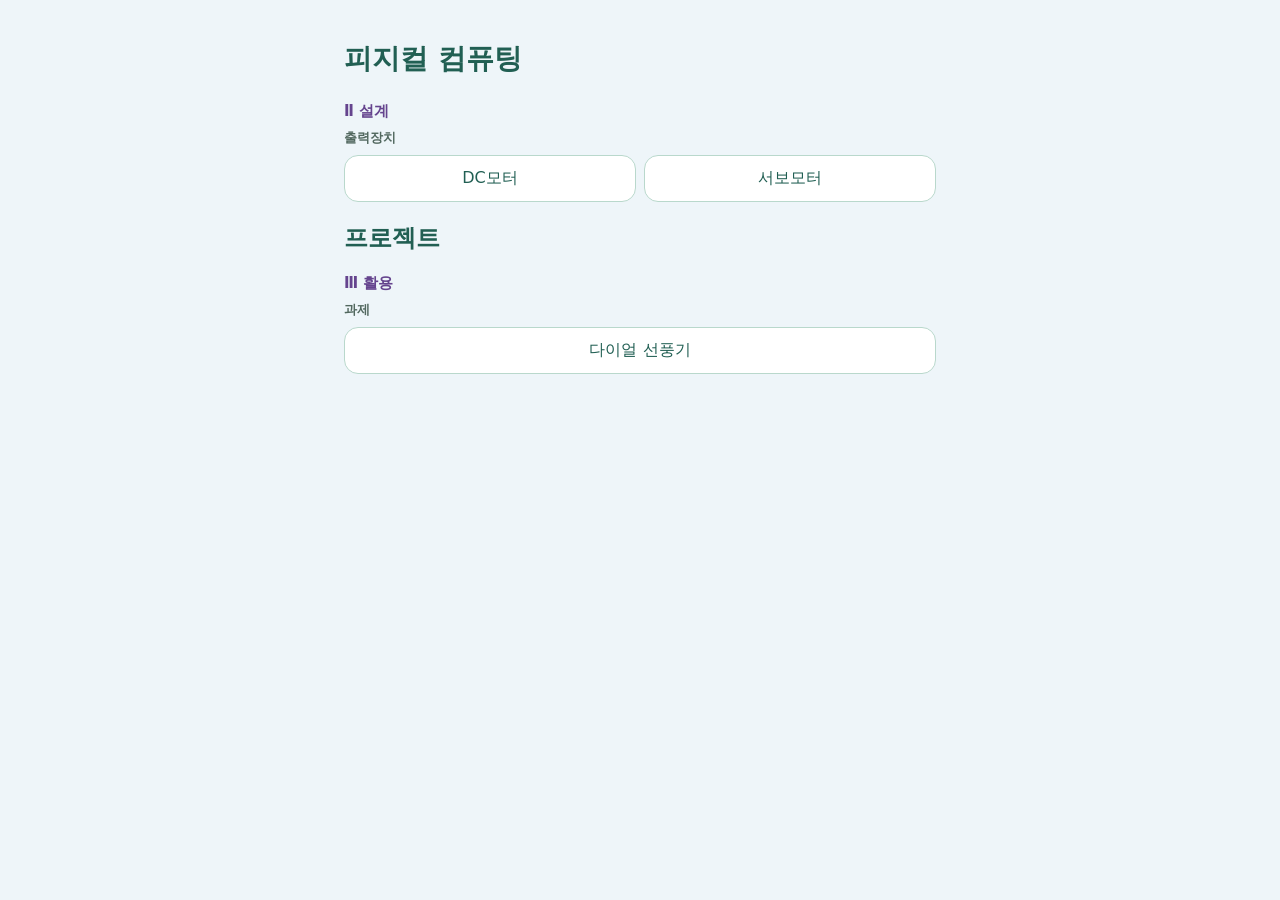
<file: v1/middle/phyCom/common/stage.html>
<!doctype html>
<html lang="ko"><head>
<meta charset="utf-8">
<meta name="viewport" content="width=device-width,initial-scale=1,viewport-fit=cover">
<meta name="apple-mobile-web-app-capable" content="yes">
<title>피지컬 컴퓨팅</title>
<link rel="stylesheet" href="css/stage-host.css?v=20261010-fluid-nav1">
<link rel="stylesheet" href="css/module-navigation.css?v=20261010-fluid-nav1">
</head><body>
<div id="phycomViewport"><iframe id="phycomStage" data-phycom-stage title="피지컬 컴퓨팅 수업" width="1600" height="900" allow="autoplay; fullscreen" allowfullscreen></iframe></div>
<div id="phycomPortraitNotice" role="status" hidden><span>화면을 가로로 돌려주세요.</span></div>
<script src="js/stage-geometry.js?v=1"></script>
<script src="js/module-navigation.js?v=20261009-fan-project2"></script>
<script src="js/stage-fit.js?v=20261010-fluid-nav1"></script>
</body></html>
</file>
<file: v1/info-ui/common/css/tokens.css>
:root{--ink:#273d49;--muted:#60757d;--paper:#fff;--canvas:#f6faf9;--line:#dbe7e7;--radius:24px;--shadow:0 8px 24px #365b6510;--space:24px;font-family:"Pretendard","Noto Sans KR",Arial,sans-serif;color:var(--ink)}*{box-sizing:border-box}body{margin:0}button,a{font:inherit}button,a{ -webkit-tap-highlight-color:transparent}button{cursor:pointer}a{color:inherit;text-decoration:none}button:focus-visible,a:focus-visible{outline:4px solid #376dcd;outline-offset:4px}h1,h2,p{margin:0}button{color:inherit}
</file>
<file: v1/info-ui/common/css/layout.css>
body{min-height:100vh;display:grid;place-items:center;background:#e7eeef}.lesson-screen{width:min(100vw,177.7778vh);aspect-ratio:16/9;container-type:inline-size;position:relative;overflow:hidden;background:var(--canvas);display:flex;flex-direction:column;padding:2.5cqw 3.2cqw 1.5cqw;gap:1.6cqw;font-size:1.35cqw}.hero{display:grid;grid-template-columns:1fr 28%;align-items:center;min-height:13cqw}.hero h1{font-size:3.3cqw;letter-spacing:-.055em;line-height:1.22;margin:.7cqw 0}.hero p{font-size:1.65cqw;color:var(--muted)}.hero-art{display:flex;align-items:center;justify-content:space-between;gap:1cqw}.hero-art img{width:8.6cqw;height:12cqw;object-fit:contain}.hero-art strong{font-size:1.8cqw;line-height:1.5;white-space:nowrap}.device-panels{display:grid;grid-template-columns:5fr 4fr;gap:1.8cqw;flex:1;min-height:0}.panel{padding:1.5cqw;border-radius:var(--radius);display:flex;flex-direction:column;gap:1.2cqw;min-height:0}.panel-heading{display:flex;align-items:center;gap:1cqw}.panel-heading h2{font-size:2cqw}.panel-heading p{margin-left:auto;font-size:1.15cqw}.card-grid{display:grid;gap:1cqw;grid-template-columns:repeat(3,1fr);grid-auto-rows:1fr;flex:1;min-height:0}.outputs .card-grid{grid-template-columns:repeat(2,1fr)}.screen-footer{display:flex;justify-content:space-between;align-items:center;min-height:3.4cqw;gap:1cqw}.screen-footer p{color:var(--muted);font-size:1.1cqw}.footer-nav{display:flex;gap:.7cqw}.lesson-heading{display:flex;align-items:center;justify-content:space-between;gap:1cqw}.lesson-heading h1{font-size:2.5cqw;letter-spacing:-.04em}.lesson-heading p{font-size:1.3cqw;color:var(--muted)}.coding-screen{padding:1.5cqw 2.2cqw 1cqw;gap:1cqw}.coding-screen .screen-footer{min-height:3cqw}@media(max-aspect-ratio:4/5){body{display:block}.lesson-screen{width:100%;min-height:100svh;aspect-ratio:auto;padding:5cqw;gap:5cqw;font-size:3.5cqw;overflow:visible}.hero{grid-template-columns:1fr;gap:3cqw}.hero h1{font-size:6.8cqw}.hero p{font-size:3.5cqw}.hero-art{justify-content:flex-end}.hero-art strong{font-size:4cqw}.hero-art img{width:18cqw;height:22cqw}.device-panels{grid-template-columns:1fr;gap:4cqw}.panel{padding:4cqw;gap:3cqw}.panel-heading h2{font-size:5cqw}.panel-heading p{font-size:2.7cqw}.card-grid{gap:3cqw;grid-template-columns:repeat(2,1fr)}.screen-footer{flex-wrap:wrap;gap:3cqw}.screen-footer p{font-size:2.8cqw}.coding-screen{min-width:700px;min-height:394px;aspect-ratio:16/9}.coding-screen .lesson-heading h1{font-size:2.5cqw}}
</file>
<file: v1/info-ui/common/css/components.css>
.badge{display:inline-flex;padding:.45cqw .85cqw;border-radius:99px;font-size:1.15cqw;font-weight:800;background:white;border:1px solid var(--line)}.section-icon{display:grid;place-items:center;width:3cqw;height:3cqw;border-radius:1cqw;background:#fff9;font-size:1.7cqw;font-weight:900}.device-card{border:1px solid #ffffff;background:#fffffff0;border-radius:1.4cqw;box-shadow:var(--shadow);display:flex;flex-direction:column;align-items:center;justify-content:center;gap:.5cqw;padding:.8cqw;min-height:0;text-align:center;transition:transform .15s,box-shadow .15s}.device-card:hover{transform:translateY(-3px);box-shadow:0 10px 25px #365b6520}.device-card strong{font-size:1.65cqw;letter-spacing:-.04em}.device-card small{font-size:1cqw;color:var(--muted)}.device-card img{width:90%;height:5.4cqw;object-fit:contain}.status{font-size:.85cqw;border-radius:99px;padding:.2cqw .65cqw;background:#edf3f3;color:#657b80}.button{display:inline-flex;align-items:center;justify-content:center;gap:.6cqw;border:1px solid var(--line);border-radius:99px;padding:.6cqw 1.2cqw;font-size:1.2cqw;font-weight:800;background:#fff}.button.primary{background:var(--accent);border-color:var(--accent);color:#fff}.dialog{border:0;border-radius:var(--radius);padding:28px;width:min(520px,90vw);box-shadow:var(--shadow);color:var(--ink)}.dialog::backdrop{background:#21374277}.dialog h2{font-size:28px;margin-bottom:12px}.dialog p{font-size:21px;line-height:1.6;margin-bottom:20px}.dialog button{padding:10px 22px;border:0;border-radius:20px;background:var(--accent);color:white;font-weight:bold}.welcome-tile{background:#ffffff65;border:1px dashed #8bc5ba;border-radius:1.4cqw;display:grid;place-content:center;text-align:center;gap:.6cqw;color:#46776d}.welcome-tile strong{font-size:1.35cqw}.welcome-tile p{font-size:1.1cqw;line-height:1.5}@media(max-aspect-ratio:4/5){.badge{font-size:2.8cqw;padding:1cqw 2cqw}.section-icon{width:7cqw;height:7cqw;font-size:4cqw}.device-card{padding:3cqw;gap:1.5cqw;min-height:32cqw;border-radius:4cqw}.device-card strong{font-size:4cqw}.device-card small,.status{font-size:2.5cqw}.device-card img{height:15cqw}.button{font-size:3cqw;padding:2cqw 3cqw}.welcome-tile strong{font-size:3.5cqw}.welcome-tile p{font-size:3cqw}}
</file>
<file: v1/info-ui/themes/phycom/theme.css>
.theme-phycom{--accent:#278d7b;--canvas:#fbfaf5;background-color:#fbfaf5;background-image:radial-gradient(#9bb9b126 1px,transparent 1px);background-size:1.5cqw 1.5cqw}.theme-phycom .badge{color:#39776b;background:#edf6f1;border-color:#cfe3da}.theme-phycom .inputs{background:#e8f4f5;border:1px solid #c7e1e3}.theme-phycom .outputs{background:#fff1e4;border:1px solid #f0d9c5}.theme-phycom .inputs h2{color:#397985}.theme-phycom .outputs h2{color:#a9683d}.theme-phycom .inputs .section-icon{color:#4c8994}.theme-phycom .outputs .section-icon{color:#b7793d}.theme-phycom .hero-art strong{color:#548778}.circuit-mark{position:absolute;right:3cqw;top:1.4cqw;width:12cqw;height:3cqw;border-top:2px solid #b9cec6;border-right:2px solid #b9cec6;border-radius:0 12px 0 0;pointer-events:none;opacity:.6}.circuit-mark:after{content:"";position:absolute;right:-5px;bottom:0;width:8px;height:8px;border:2px solid #91b7aa;border-radius:50%;background:var(--canvas)}.sensor-symbol{height:5.4cqw;width:5.8cqw;display:grid;place-items:center;background:#e9f1ef;border-radius:1.2cqw;color:#3b8677;font-size:3.5cqw;font-weight:800}.sensor-symbol.button-symbol:before{content:"";width:2.4cqw;height:2.4cqw;border-radius:50%;background:#f89d70;border:5px solid #fff;box-shadow:0 0 0 2px #75a595}.sensor-symbol.ultrasonic-symbol{font-size:2.2cqw;letter-spacing:.1cqw}.sensor-symbol.light-symbol{background:#fff6d9;color:#ce9b32}.sensor-symbol.rotation-symbol{background:#edeaf8;color:#8578b0}.sensor-symbol.joystick-symbol{background:#e6effb;color:#698fbc}.theme-phycom .welcome-tile span{font-size:2cqw}@media(max-aspect-ratio:4/5){.sensor-symbol{width:14cqw;height:15cqw;font-size:9cqw}.sensor-symbol.ultrasonic-symbol{font-size:6cqw}.sensor-symbol.button-symbol:before{width:7cqw;height:7cqw}.theme-phycom .welcome-tile span{font-size:6cqw}}
</file>
<file: v1/shell.css>
.hero h1 .title-physical{color:#a65332;background:#ffe1d2;border:1px solid #f4c6b1;border-radius:16px;padding:0 8px}.hero h1 .title-computing{color:#98631f;background:#fff0b9;border:1px solid #ecd88e;border-radius:16px;padding:0 8px}.hero h1{letter-spacing:-.04em}
.buzzer-shell{display:grid!important;grid-template-columns:220px minmax(0,1fr);grid-template-rows:48px minmax(0,1fr) 24px;background:#edf5f1!important}
.buzzer-shell[hidden]{display:none!important}.buzzer-shell iframe{grid-column:2;grid-row:2;width:100%;height:100%;min-height:0;border:0}
.module-switch{grid-column:1/-1;display:flex;align-items:center;justify-content:center;gap:8px;padding:4px 12px;border-bottom:1px solid #c7e9db}
.module-switch button{padding:8px 18px;border:1px solid #b9d8cc;border-radius:18px;background:#fff;color:#215f53;font:700 14px system-ui}.module-switch button[aria-current]{background:#278d7b;color:white}
.module-toc{grid-column:1;grid-row:2;overflow:auto;padding:16px 10px;border-right:1px solid #c7e9db}.module-toc h2{font:800 17px system-ui;color:#215f53;margin:0 0 12px}.module-toc button{display:block;width:100%;text-align:left;margin:6px 0;padding:10px 12px;border:1px solid transparent;border-radius:13px;background:#fff;color:#334d46;font:600 14px/1.5 system-ui;cursor:pointer}.module-toc button[aria-current]{background:#d5efe3;border-color:#61a38e;color:#174f40;font-weight:800}
.creator-credit{font:12px/20px system-ui;color:#536a61;text-align:center;margin:0;padding:2px 8px}.buzzer-shell>.creator-credit{grid-row:3;grid-column:1/-1}.lesson-screen>.creator-credit{margin-top:4px}
.shell-fullscreen .module-toc{display:none}.shell-fullscreen .buzzer-shell{grid-template-columns:minmax(0,1fr)}.shell-fullscreen .buzzer-shell iframe{grid-column:1}
@media(max-width:900px){.buzzer-shell{grid-template-columns:155px minmax(0,1fr)}.module-toc{padding:8px 6px}.module-toc button{font-size:12px;padding:7px}.module-switch button{padding:6px 12px;font-size:12px}}

/* The original Stage owns the page list; keep only module/navigation chrome outside. */
.buzzer-shell{grid-template-columns:minmax(0,1fr)!important}
.buzzer-shell iframe{grid-column:1!important}
.module-toc{display:none!important}
@media(max-width:700px){.module-switch{gap:3px;padding:3px;flex-wrap:nowrap}.module-switch button{padding:5px 6px;font-size:11px}}
</file>
<file: v1/middle/phyCom/common/css/slides.css>
* {
  box-sizing:border-box}

body{
  font-family:Arial,"Noto Sans KR",sans-serif;
  background:#eef5f9;
  color:#243447}
header{position:relative;padding:22px 28px;color:#fff;background:linear-gradient(135deg,#183b56,#457b9d);border-radius:20px}
.course-label{position:absolute;top:18px;right:24px;font-size:.78rem;opacity:.82}
.fullscreen-btn{position:fixed;top:14px;right:14px;z-index:30;width:40px;height:40px;border:1px solid rgba(255,255,255,.35);border-radius:10px;background:rgba(24,59,86,.28);color:#fff;font-size:21px;line-height:1;cursor:pointer;backdrop-filter:blur(5px);opacity:.65}
.fullscreen-btn:hover{opacity:1}
.device-label{display:block;margin-bottom:2px;font-size:.82rem;opacity:.9}
.title-row{display:flex;align-items:baseline;gap:18px;flex-wrap:wrap}
body.phycom-lesson:not(.after-intro) .title-row{flex-wrap:nowrap;align-items:center}
body.phycom-lesson:not(.after-intro) .title-row h1{flex:none}
body.phycom-lesson:not(.after-intro) .title-desc{flex:1;min-width:0}
body.phycom-lesson:not(.after-intro) .slide-subtitle{display:none}

h1{margin:6px 0;font-size:clamp(2rem,80px,3rem)}

.title-desc{position:relative;font-size:clamp(.88rem,24px,1.05rem);font-weight:500;opacity:.96;line-height:1.45}
.title-desc .diode-word{color:#ffd86b}
h2 {
  color:#1d5d85}

.slide{
  display:none;
  padding:30px;
  background:#fff;
  border-radius:18px;
  box-shadow:0 5px 20px #0001}
.slide.active {
  display:block}
.lead {
  padding:18px;
  background:#fff3c4;
  border-left:6px solid #f28c28;
  border-radius:10px;
  font-size:1.2rem;
  font-weight:bold}
.cards {
  display:grid;
  grid-template-columns:repeat(auto-fit,minmax(200px,1fr));
  gap:14px;
  margin-top:22px}
.card {
  padding:18px;
  background:#eaf5ff;
  border-radius:12px}
.card h3 {
  margin-top:0;
  color:#28709f}
.device-intro {
  margin-top:22px;
  padding:20px;
  background:#fffaf0;
  border:1px solid #f0d58a;
  border-radius:14px}
.device-intro h3 {
  margin-top:0;
  color:#9a5a00}
.definition {
  margin-top:18px;
  padding:18px;
  background:#f4f9ff;
  border-radius:14px}
.definition p {
  margin:8px 0;
  line-height:1.65}
.examples {
  margin-top:18px;
  display:grid;
  grid-template-columns:repeat(auto-fit,minmax(180px,1fr));
  gap:12px}
.example {
  padding:15px;
  border:1px solid #d9e6ef;
  border-radius:12px;
  background:#fff}
.example strong {
  display:block;
  color:#1d5d85;
  margin-bottom:6px}
.flow {
  display:flex;
  justify-content:center;
  align-items:center;
  gap:12px;
  flex-wrap:wrap;
  margin:35px 0}
.flow div {
  padding:16px 20px;
  border:3px solid #72a9cf;
  border-radius:13px;
  background:#eef8ff;
  font-weight:bold}
.flow b {
  font-size:2rem;
  color:#f28c28}
.circuit-demo{position:relative;height:390px;margin-top:8px;overflow:hidden;background:linear-gradient(#f2f5f7 1px,transparent 1px),linear-gradient(90deg,#f2f5f7 1px,transparent 1px);background-size:20px 20px;border-radius:14px}
.circuit-demo .circuit-component{position:absolute;user-select:none;z-index:2}
.circuit-demo .component-image{display:block;width:100%;height:100%;object-fit:contain;pointer-events:none;-webkit-user-drag:none}
.circuit-demo .pin-layer{position:absolute;inset:0;pointer-events:none}

.circuit-demo .module-component{left:3%;top:30%;width:288px;max-width:300px;max-height:405px}
.circuit-demo .board-component{left:35%;top:12%;width:60%}
.circuit-demo .pin{position:absolute;width:1px;height:1px;transform:translate(-50%,-50%);pointer-events:none;opacity:0}
#wireLayer{position:absolute;inset:0;width:100%;height:100%;z-index:5;pointer-events:none}
#wireLayer .wire{fill:none;stroke-width:calc(5px * var(--circuit-scale,1));stroke-linecap:round;stroke-linejoin:round}
#wireLabelLayer{position:absolute;inset:0;pointer-events:none;z-index:15}
.wire-label{position:absolute;transform:translate(-50%,-50%);padding:calc(10px * var(--circuit-scale,1)) calc(16px * var(--circuit-scale,1));border-radius:calc(9px * var(--circuit-scale,1));font-size:calc(18px * var(--circuit-scale,1));font-weight:700;line-height:1;white-space:nowrap;pointer-events:none;box-shadow:0 2px 6px rgba(0,0,0,.30)}
.pins {
  width:100%;
  border-collapse:collapse;
  margin-top:20px}
.pins th,.pins td {
  padding:12px;
  border-bottom:1px solid #dce6ed;
  text-align:left}
.pins th {
  background:#457b9d;
  color:white}
.circuit {
  position:relative;
  height:240px;
  margin:24px 0;
  border:2px dashed #a7c7dc;
  border-radius:16px;
  background:#f8fcff}
.board,.module {
  position:absolute;
  top:85px;
  padding:20px 10px;
  border-radius:12px;
  color:#fff;
  text-align:center;
  font-weight:bold}
.board {
  left:8%;
  width:200px;
  background:#277da1}
.module {
  right:8%;
  width:170px;
  background:#f28c28}
.wire {
  position:absolute;
  left:28%;
  top:110px;
  width:44%;
  height:5px;
  background:#f28c28;
  transform-origin:left;
  animation:draw 1.3s both}
.wire:nth-of-type(2) {
  top:130px;
  background:#d93838;
  animation-delay:.5s}
.wire:nth-of-type(3) {
  top:150px;
  background:#333;
  animation-delay:1s}
@keyframes draw {
  from {
  transform:scaleX(0)}
to {
  transform:scaleX(1)}}
.code {
  display:grid;
  grid-template-columns:1fr 1fr;
  gap:18px}
.blocks,.explain {
  padding:18px;
  border-radius:12px}
.blocks {
  background:#f5f6fa}
.explain {
  background:#fff8e8}
.block {
  display:none;
  padding:12px 18px;
  margin:8px 0;
  width:max-content;
  color:#fff;
  font-weight:bold}
.block.show {
  display:block}
.start {
  background:#f3a12f;
  border-radius:15px 15px 5px 5px}
.event {
  background:#d65a9c}
.wait {
  background:#249e9e}
.action {
  background:#42a447}
.video {
  margin-top:18px;
  padding:22px;
  text-align:center;
  border:2px dashed #b9c4cc;
  border-radius:10px;
  color:#68737d}
.nav {
  text-align:center;
  margin-top:20px}
.nav button{padding:11px 18px;margin:3px;border:0;border-radius:8px;background:#457b9d;color:#fff;cursor:pointer}
.nav button:disabled{opacity:.4}

.slide-nav{pointer-events:none;z-index:15}
.slide-nav button{position:absolute;top:50%;transform:translateY(-50%);width:54px;height:90px;padding:0;border:0;background:transparent;color:rgba(36,52,71,.34);font-size:64px;font-family:Arial,sans-serif;font-weight:200;line-height:1;cursor:pointer;pointer-events:auto;transition:color .15s,transform .15s}
.slide-nav button:hover{color:rgba(36,52,71,.68);transform:translateY(-50%) scale(1.08)}
.slide-nav button:disabled{opacity:.08;cursor:default}
.count {
  text-align:center;
  color:#607080;
  margin-top:8px}
.led-name {
  color:#e63946;
  font-weight:800;
}
.concept-grid{display:grid;grid-template-columns:46% 54%;gap:22px;align-items:start;margin-top:8px}
.concept-image{min-width:0}
.diode-anchor{position:relative;display:inline-block}
.diode-bubble{position:absolute;left:0;bottom:calc(100% + 7px);transform:none;display:block;width:max-content;max-width:360px;padding:5px 8px;color:#655b70;background:#faf8fc;border:1.5px dashed #c9bdd5;border-radius:9px;font-size:.78rem;font-weight:500;line-height:1.3;white-space:nowrap;z-index:5}
.diode-bubble::before{content:"";position:absolute;left:3.15em;top:100%;width:1.5px;height:7px;background:#d8c7e6;transform:translateX(-50%)}
.diode-bubble::after{content:"";position:absolute;left:3.15em;top:calc(100% + 4px);border:4px solid transparent;border-top-color:#d8c7e6;transform:translateX(-50%)}
.usage-grid{display:grid;grid-template-columns:repeat(2,1fr);gap:10px;padding:12px;background:#f8fbfd;border:1px solid #dce8ef;border-radius:16px}
.usage-item {
  padding:10px;
  border:1px solid #d9e6ef;
  border-radius:12px;
  background:#fff;
  text-align:center;
}
.usage-item svg {
  width:100%;
  height:68px;
  display:block;
  margin:auto;
}
.usage-item strong {
  display:block;
  margin-top:5px;
  color:#1d5d85;
  font-size:.95rem;
}
.usage-item span {
  display:block;
  margin-top:3px;
  font-size:.78rem;
  line-height:1.35;
}
.module-photo{display:block;width:100%;height:330px;object-fit:contain;object-position:left top;margin:0}
.diode-word {
  color:#6a4c93;
  font-weight:800;
}

.edit-panel{
  position:fixed;
  z-index:20;
  top:12px;
  right:12px;
  width:min(330px,calc(1600px - 24px));
  max-height:calc(900px - 24px);
  overflow:auto;
  padding:16px;
  color:#243447;
  background:#fff;
  border:2px solid #457b9d;
  border-radius:14px;
  box-shadow:0 8px 28px #0003;
  font-size:.9rem;
}
.edit-panel h3 {
  margin:0 0 8px;
  color:#1d5d85;
}
.edit-panel label {
  display:block;
  margin:10px 0 4px;
  font-weight:bold;
}
.edit-panel input[type="color"],
.edit-panel input[type="range"] {
  width:100%;
}
.edit-panel .edit-actions {
  display:flex;
  flex-wrap:wrap;
  gap:6px;
  margin-top:12px;
}
.edit-panel button {
  padding:8px 10px;
  border:0;
  border-radius:7px;
  color:#fff;
  background:#457b9d;
  cursor:pointer;
}
.edit-panel .hint {
  margin:8px 0 0;
  color:#607080;
  font-size:.78rem;
  line-height:1.4;
}

/* Slide 1 */
.slide:first-of-type.active .concept-grid{height:100%;grid-template-columns:52% 48%;gap:2px;align-items:stretch}
.slide:first-of-type.active .concept-image{display:flex;align-items:center;justify-content:flex-start;min-height:0}
.slide:first-of-type.active .module-photo{width:100%;height:100%;max-height:none;object-fit:contain;object-position:left center;transform:translateX(-5%) scale(1.08);transform-origin:left center}
.slide:first-of-type.active .concept-uses{height:100%;min-height:0;display:flex;align-items:stretch;justify-content:flex-end}
.slide:first-of-type.active .usage-grid{width:92%;height:100%;padding:1px;gap:2px;align-self:stretch}
.slide:first-of-type.active .usage-item{padding:1px;min-height:0;display:flex;flex-direction:column;justify-content:center}
.slide:first-of-type.active .usage-item svg{width:100%;height:calc(100% - 2.35rem);min-height:110px;max-height:none;margin:0 auto}
.slide:first-of-type.active .usage-item strong,.slide:first-of-type.active .usage-item span{margin-top:1px}

/* Slide 2: scale the complete circuit as one fixed-ratio composition. */
#workspace.circuit-demo{width:100%;height:auto;aspect-ratio:724/390;max-height:100%;margin:8px auto 0}

.entry-workspace{display:grid;grid-template-columns:96px 1fr;border:1px solid #cfe1ee;border-radius:14px;overflow:hidden;background:#f7fcff}
.entry-tabs{background:#edf7fb;border-right:1px solid #c7dde9;display:flex;flex-direction:column}
.entry-tab{height:86px;display:flex;flex-direction:column;align-items:center;justify-content:center;gap:4px;border-bottom:1px solid #c7dde9;font-size:22px;font-weight:800;color:#44525c;transition:.2s}
.entry-tab span{font-size:16px}.entry-tab.start-tab.active-tab{color:#fff}.entry-tab.hardware-tab.active-tab{color:#fff}.entry-tab.flow-tab.active-tab{color:#fff}
.entry-stage{position:relative;padding:28px 34px;background-image:radial-gradient(#c9e7f4 1.1px,transparent 1.1px);background-size:10px 10px;overflow:hidden}
.entry-program{width:min(660px,72%);position:relative}
.entry-block{display:none;min-height:58px;align-items:center;gap:13px;padding:8px 20px;color:#fff;font-size:23px;font-weight:800;border-radius:0 28px 28px 0;box-shadow:inset 0 -3px rgba(0,0,0,.12);margin-bottom:5px;animation:entryIn .28s ease-out}.start-block{background:#00b52b;border-radius:30px;min-height:64px}.hardware-block{background:#00aaa8}.repeat-block,.wait-block{background:#20b5dd}.repeat-block{width:58%;border-radius:0 28px 28px 0}.repeat-body{margin-left:30px;border-left:12px solid #20b5dd;padding-left:0}.repeat-body .entry-block{margin-left:0}
.play-dot{width:48px;height:48px;border-radius:50%;background:#fff;color:#00b52b;display:inline-flex;align-items:center;justify-content:center;font-size:25px}
.field{background:#008f94;border:2px solid rgba(0,0,0,.12);border-radius:22px;padding:6px 16px}.number-field{background:#ffbd2e;color:#111;border:2px solid #f28c00;border-radius:22px;padding:6px 13px}
.entry-guide{position:absolute;right:3%;top:32px;width:25%;background:#fff;border:1px solid #cfe1ee;border-radius:14px;padding:18px;box-shadow:0 3px 12px rgba(0,0,0,.08)}.entry-guide strong{display:block;color:#17628c;font-size:18px;margin-bottom:7px}.entry-guide span{font-size:15px;color:#465761}
.entry-controls{margin-top:8px}
@keyframes entryIn{from{opacity:0;transform:translateY(-8px)}to{opacity:1;transform:none}}

/* Circuit board horizontal balance */
#workspace .board-component{transform:translateX(3.5%)}

/* Entry blocks: geometry matched to Entry workspace blocks */
.entry-program{width:min(720px,76%);padding-left:18px}
.entry-block{position:relative;border:2px solid rgba(0,0,0,.13);box-shadow:none;margin:0;font-family:"Noto Sans KR",Arial,sans-serif;letter-spacing:-.03em}
.start-block{width:max-content;min-width:440px;height:62px;border-radius:31px;padding:0 24px 0 10px;background:#00b52b;border-color:#009c25}
.start-block:after{content:"";position:absolute;left:22px;bottom:-14px;border-left:14px solid transparent;border-right:14px solid transparent;border-top:14px solid #00b52b;filter:drop-shadow(0 2px 0 #009c25)}
.play-dot{width:50px;height:50px;flex:0 0 50px}
.hardware-block{width:max-content;min-width:475px;height:58px;background:#00b6b2;border-color:#008f94;border-radius:0 29px 29px 0;padding-left:28px}
.hardware-block:before,.wait-block:before{content:"";position:absolute;left:16px;top:-2px;width:20px;height:9px;background:inherit;border-left:2px solid rgba(0,0,0,.13);border-right:2px solid rgba(0,0,0,.13);clip-path:polygon(0 0,100% 0,75% 100%,25% 100%)}
.hardware-block:after,.wait-block:after{content:"";position:absolute;left:16px;bottom:-9px;width:20px;height:10px;background:inherit;clip-path:polygon(25% 0,75% 0,100% 100%,0 100%);z-index:2}
.repeat-block{width:260px;height:58px;background:#22b8df;border-color:#0798bf;border-radius:0 29px 29px 0;padding-left:28px}
.repeat-block:before{content:"";position:absolute;left:16px;top:-2px;width:20px;height:9px;background:inherit;clip-path:polygon(0 0,100% 0,75% 100%,25% 100%)}
.repeat-body{position:relative;margin-left:0;padding:0 0 0 28px;border-left:28px solid #22b8df;width:max-content}
.repeat-body:after{content:"";position:absolute;left:-28px;bottom:-30px;width:230px;height:30px;background:#22b8df;border-radius:0 0 20px 0}
.repeat-body .hardware-block,.repeat-body .wait-block{margin-left:0}
.wait-block{width:max-content;min-width:330px;height:58px;background:#22b8df;border-color:#0798bf;border-radius:0 29px 29px 0;padding-left:28px}
.field{background:#009b9b;border:2px solid #007e83;border-radius:24px;padding:5px 15px}
.number-field{background:#ffca36;border:2px solid #ef8e00;border-radius:24px;padding:5px 13px}
.entry-block.entry-show{display:flex}
/* Slide 1 example titles: larger and bolder */
.slide:first-of-type.active .usage-item strong{
  font-size:clamp(20px,33.6px,30px);
  font-weight:900;
  line-height:1.05;
  letter-spacing:-.04em;
}

/* PWM extension slide */
.pwm-slide{position:relative}.pwm-intro{font-size:21px;margin:4px 0 12px;padding:10px 16px;background:#fff6d8;border-radius:9px}.pwm-demo{display:grid;grid-template-columns:68% 32%;height:calc(100% - 155px);min-height:390px;border:1px solid #d9e4eb;border-radius:14px;overflow:hidden}.pwm-visual{padding:16px 22px;background:#fff}.pwm-status{display:flex;align-items:baseline;gap:14px;color:#33434d}.pwm-status span{font-size:18px}.pwm-status strong{font-size:34px;color:#e33d36}.pwm-graph{width:100%;height:72%}.pwm-graph .axis{stroke:#5b6870;stroke-width:2}.pwm-grid line{stroke:#ccd7dd;stroke-width:1.5;stroke-dasharray:5 5}.pwm-wave{fill:none;stroke:#e33d36;stroke-width:5;stroke-linejoin:round}.pwm-ratio{text-align:center;font-size:21px;font-weight:800;color:#263b49}.pwm-lamp-panel{display:flex;flex-direction:column;align-items:center;justify-content:center;gap:12px;background:#f7fbfd;border-left:1px solid #d9e4eb}.pwm-bulb-wrap{position:relative;width:190px;height:190px;display:grid;place-items:center}.pwm-glow{position:absolute;left:50%;top:48%;width:150px;height:150px;border-radius:50%;background:radial-gradient(circle,#ffe96a 0%,rgba(255,226,70,.5) 40%,rgba(255,226,70,0) 72%);transform:translate(-50%,-50%);transition:.35s}.pwm-bulb{position:relative;font-size:105px;transition:.35s}.pwm-lamp-panel strong{font-size:26px;color:#1d668e}.pwm-lamp-panel span{font-size:16px}.pwm-controls{display:flex;justify-content:center;gap:8px;margin-top:10px}.pwm-controls button{border:1px solid #b8ccd8;background:#fff;border-radius:22px;padding:8px 17px;font-size:17px;font-weight:800;cursor:pointer}.pwm-controls button.active{background:#1d78c8;color:#fff;border-color:#1d78c8}.pwm-note{text-align:center;margin-top:5px;color:#63747e;font-size:14px}
/* Slides 2+: maximize teaching content area */
body.after-intro header{padding:18px 28px}

body.after-intro header h1{font-size:clamp(2.25rem,67.2px,3.2rem)}

body.after-intro .slide.active{padding:12px 16px 14px}
body.after-intro .slide.active>h2{display:none}
body.after-intro #workspace.circuit-demo{margin-top:0;width:100%;max-width:none}
body.after-intro .entry-stage{padding:18px 22px}
body.after-intro .entry-program{width:78%;max-width:none}
body.after-intro .entry-guide{right:1.5%;top:18px;width:20%}
body.after-intro .pwm-intro{margin-top:0}
body.after-intro .pwm-demo{width:100%;height:calc(100% - 112px);min-height:0}

/* Circuit steps: wire and label appear together, with no drawing/flying transition. */
#wireLayer .wire.wire-instant{animation:none!important;transition:none!important;stroke-dasharray:none!important;stroke-dashoffset:0!important}
#wireLabelLayer .wire-label.wire-label-instant{animation:none!important;transition:none!important}

/* Entry flow block: hide the closing C-shape until the repeat block appears. */
.repeat-body{display:none;margin-left:0!important;padding-left:28px!important}
.repeat-body.repeat-show{display:block}
.repeat-body:not(.repeat-show)::after{display:none!important}
/* Join the repeat body directly to the left wall: no inner gap beside the C-shape. */
.repeat-body.repeat-show{border-left:28px solid #22b8df!important;padding-left:0!important}
.repeat-body.repeat-show .entry-block{margin-left:0!important}
.repeat-body.repeat-show::after{left:-28px!important}

/* Entry: run the digital 13 ON block and show the OrangeBoard result. */
.entry-block[data-entry-step="2"]{overflow:visible}
.entry-run-btn{display:none;position:absolute;left:calc(100% + 12px);top:50%;transform:translateY(-50%);border:0;border-radius:22px;padding:9px 16px;background:#244b67;color:#fff;font-weight:900;font-size:15px;white-space:nowrap;cursor:pointer;box-shadow:0 3px 9px #0002}
.entry-block[data-entry-step="2"].entry-show .entry-run-btn{display:block}
.entry-result-modal{display:none;position:fixed;inset:0;z-index:100;align-items:center;justify-content:center;backdrop-filter:blur(2px)}

.entry-result-card{position:relative;width:min(680px,1248px);padding:22px 26px 24px;border-radius:18px;background:#fff;text-align:center}
.entry-result-card>strong{display:block;color:#1d5d85}
.entry-result-close{position:absolute;right:13px;top:9px;border:0;background:transparent;font-size:32px;color:#5c6b73;cursor:pointer}
.pin13-board-view{position:relative;margin:0 auto}
.pin13-board-view img{display:block;width:100%;height:auto}
.pin13-led-glow{position:absolute;left:72.8%;top:10.2%;width:5.2%;aspect-ratio:1;border-radius:50%;transform:translate(-50%,-50%);animation:none}
.pin13-led-dot{position:absolute;left:72.8%;top:10.2%;width:2.2%;aspect-ratio:1;border-radius:50%;box-shadow:0 0 8px #ffd43b;transform:translate(-50%,-50%)}
.entry-result-card p{margin:7px 0 0}
@keyframes pin13Pulse{from{opacity:.72;transform:translate(-50%,-50%) scale(.86)}to{opacity:1;transform:translate(-50%,-50%) scale(1.15)}}
/* Header from slide 2: LED left, slide subtitle right, on one row. */
body.after-intro header{padding:18px 28px!important}
body.after-intro header .course-label{display:block;position:absolute;top:16px;right:24px}
body.after-intro header .device-label,
body.after-intro header .title-desc,
body.after-intro header .diode-bubble{display:none!important}
body.after-intro header .title-row{display:grid!important;grid-template-columns:auto 1fr;align-items:end;gap:24px;width:100%;margin-top:24px!important}
body.after-intro header h1{grid-column:1;margin:0!important}

body.after-intro header .slide-subtitle{grid-column:2;display:block!important;justify-self:end;align-self:center;text-align:right;font-size:clamp(1.35rem,40px,2rem);font-weight:900;color:#fff;line-height:1.1}

/* Correct OrangeBoard built-in LED (L / D13) position in execution popup. */
.pin13-led-glow{left:34.05%!important;top:29.35%!important;width:5.0%!important}
.pin13-led-dot{left:34.05%!important;top:29.35%!important;width:2.15%!important}

/* Entry result: compact side panel so code remains visible. */
.entry-result-modal{position:absolute!important;inset:0!important;background:transparent!important;backdrop-filter:none!important;pointer-events:none!important;align-items:flex-start!important;justify-content:flex-end!important;padding:18px 18px 0 0!important}
.entry-result-modal.show{display:flex!important}
.entry-result-card{pointer-events:auto!important;width:min(38%,440px)!important;padding:14px 18px 16px!important;margin:0!important;border:2px solid #cbdce7!important;border-radius:15px!important;box-shadow:0 8px 24px #183b5633!important}
.entry-result-card>strong{font-size:21px!important;margin-bottom:3px!important}
.pin13-board-view{width:100%!important}
.entry-result-card p{font-size:17px!important;margin-top:3px!important}
/* D13 built-in L LED: corrected square immediately to the right of the 13 marking. */
.pin13-led-glow{left:40.8%!important;top:29.35%!important;width:4.2%!important}
.pin13-led-dot{left:40.8%!important;top:29.35%!important;width:1.8%!important}

/* D13 built-in LED: yellow square immediately left of the printed 13. */
.pin13-led-glow{
  left:44.0%!important;
  top:29.35%!important;
  width:3.4%!important;
  aspect-ratio:1!important;
  border-radius:3px!important;
  background:#fff200!important;
  box-shadow:0 0 10px 4px rgba(255,242,0,.95),0 0 22px 9px rgba(255,225,0,.62)!important;
  animation:none!important;
}
.pin13-led-dot{
  left:44.0%!important;
  top:29.35%!important;
  width:2.25%!important;
  aspect-ratio:1!important;
  border-radius:2px!important;
  background:#fff86a!important;
  box-shadow:0 0 5px #fff600!important;
}
@keyframes pin13SquareBlink{
  0%,45%{opacity:1;filter:brightness(1.35)}
  46%,100%{opacity:.38;filter:brightness(.8)}}

/* Final D13 LED position: square immediately left of the printed 13. */
.pin13-led-glow{left:47.0%!important;top:29.35%!important}
.pin13-led-dot{left:47.0%!important;top:29.35%!important}

/* Final Entry execution result: LED module blinks every 0.2 s beside the completed code. */
.entry-final-result{display:none;position:absolute;right:2%;top:15%;width:31%;padding:16px 18px 18px;background:#fff;border:2px solid #cbdce7;border-radius:16px;box-shadow:0 8px 24px #183b5633;text-align:center;z-index:18}
.entry-final-result.show{display:block}
.entry-final-result>strong{display:block;font-size:22px;color:#1d5d85;margin-bottom:6px}
.final-led-module{position:relative;width:100%;max-width:320px;margin:0 auto 4px}
.final-led-module img{display:block;width:100%;height:auto}
.final-led-light{position:absolute;left:22%;top:42%;width:18%;aspect-ratio:1;border-radius:50%;transform:translate(-50%,-50%);background:#fff76a;box-shadow:0 0 16px 8px rgba(255,244,40,.92),0 0 34px 15px rgba(255,226,60,.48);animation:entryLedBlink .4s steps(2,end) infinite}
.entry-final-result>b{font-size:17px;color:#263b49}
@keyframes entryLedBlink{0%,49%{opacity:1;filter:brightness(1.35)}50%,100%{opacity:.08;filter:brightness(.45)}}

/* D13 execution popup: move blink back onto the square immediately left of 13. */
.pin13-led-glow{left:44.0%!important}
.pin13-led-dot{left:44.0%!important}

/* Circuit slide: move OrangeBoard right by 5 background grid cells (5 × 20px). */
#workspace .board-component{transform:translateX(calc(3.5% + 100px))!important}

/* Entry slide: closer to the actual Entry study/code workspace. */
.entry-slide.active{padding:0!important;overflow:hidden;background:#eef8ff}
.entry-study-bar{height:48px;background:#00c400;color:#fff;display:flex;align-items:center;gap:14px;padding:0 18px;font-size:18px;font-weight:800}
.entry-brand{font-family:monospace;font-size:24px;font-weight:900;letter-spacing:3px}
.entry-study-bar b{font-size:18px}
.entry-scene-label{margin-left:auto;font-size:15px;background:rgba(255,255,255,.18);padding:6px 12px;border-radius:16px}

.entry-slide .entry-workspace{border-radius:0!important;border:0!important;background:#eaf7ff}
.entry-slide .entry-tabs{border-radius:0!important;background:#eef8ff}
.entry-slide .entry-stage{border-radius:0!important;background-color:#f7fcff;background-image:radial-gradient(#c9e4f3 1.15px,transparent 1.15px);background-size:14px 14px}
.entry-slide .entry-program{padding-top:42px}
.entry-slide .entry-program:before{content:"장면 1  ·  엔트리";position:absolute;top:12px;left:22px;font-size:18px;font-weight:800;color:#516d7d}
.entry-tab{background:#f3f8fb!important}
.entry-tab.start-tab{color:#00b52b!important}.entry-tab.flow-tab{color:#22b8df!important}.entry-tab.hardware-tab{color:#00a8a5!important}
.entry-tab.active-tab{color:#fff!important}
.entry-tab.start-tab.active-tab{background:#00b52b!important}
.entry-tab.flow-tab.active-tab{background:#22b8df!important}
.entry-tab.hardware-tab.active-tab{background:#00a8a5!important}
/* Newly connected block: yellow Entry-style selection outline. */
.entry-block.entry-current{outline:5px solid #ffd400!important;outline-offset:2px;z-index:7}
/* Make connected blocks visually continuous instead of separate floating cards. */
.entry-program .entry-block.entry-show{margin-top:-2px}
.entry-program .start-block.entry-show{margin-top:0}
.repeat-body.repeat-show .entry-block.entry-show{margin-top:-2px!important}
/* Remove lesson-only guide/card chrome so the code canvas fills the page. */
.entry-slide .entry-guide{display:none!important}
.entry-slide .entry-controls,.entry-slide>.count{opacity:.18}

/* Slide 3 is a full-height Entry workspace: remove the global LED header entirely. */
body:has(.entry-slide.active) header{display:none!important}

body:has(.entry-slide.active) .entry-slide.active{padding:0!important;border-radius:0!important}
body:has(.entry-slide.active) .entry-slide>h2{display:none!important}
body:has(.entry-slide.active) .entry-study-bar{height:52px}

/* Entry object indicator above the code canvas. */
.entry-object-info{position:absolute;top:10px;left:22px;z-index:9;display:flex;align-items:center;gap:10px;color:#596b77;font-size:20px}
.entrybot-thumb{width:42px;height:42px;display:grid;place-items:center;background:#fff;border:1px solid #cfe0e9;border-radius:5px;font-size:28px;box-shadow:0 1px 3px #0001}
.entry-object-info strong{font-weight:500}
.entry-block-count{padding:6px 13px;background:#fff;border:1px solid #cfe0e9;border-radius:18px;font-size:17px}
.entry-block-count b{font-weight:800}
.entry-slide .entry-program{padding-top:70px!important}
.entry-slide .entry-program:before{display:none!important}

.entrybot-thumb{overflow:hidden;padding:0!important}
.entrybot-thumb img{display:block;width:100%;height:100%;object-fit:contain}

/* D13 popup: align the blink with the small square LED just left of the printed 13. */
.pin13-led-glow{left:41.0%!important}
.pin13-led-dot{left:41.0%!important}

/* Slide 1 diode callout: pale yellow tone with border/arrow matching highlighted diode text. */
.slide:first-of-type .diode-bubble{
  background:#fff7d6!important;
  border:1.5px dashed #ffd86b!important;
  color:#655b48!important;
}
.slide:first-of-type .diode-bubble::before{background:#ffd86b!important}
.slide:first-of-type .diode-bubble::after{border-top-color:#ffd86b!important}
.slide:first-of-type .diode-word{color:#ffd86b!important}





.entry-slide .entry-tab{min-height:92px!important;padding:8px 3px!important;display:flex!important;flex-direction:column!important;align-items:center!important;justify-content:center!important;gap:4px!important;font-size:34px!important;line-height:1!important;font-weight:900!important}.entry-slide .entry-tab span{display:block!important;margin:0!important;font-size:17px!important;line-height:1.05!important;font-weight:900!important;letter-spacing:-.04em!important}

/* Entry PWM transition: keep the previous ON/OFF example to the right while building the new code on the left. */
.entry-old-code{position:absolute;right:3%;top:30%;width:39%;display:flex;flex-direction:column;align-items:flex-start;opacity:.82}
.entry-old-code .entry-block{position:relative!important;display:flex!important;visibility:visible!important;opacity:1!important;transform:none!important;margin-top:-2px!important;pointer-events:none}
.entry-old-code .hardware-block{min-width:100%}
.entry-program{padding-right:41%!important}
.entry-program .pwm-set-block{min-width:max-content}
.entry-program .pwm-set-block .number-field{margin:0 5px}

/* Entry comparison sequence: after the basic ON/OFF result, place both code sets on the same Y baseline. */
.entry-basic-code,.entry-new-code{position:relative;display:flex;flex-direction:column;align-items:flex-start}
.entry-basic-code.compare-right{position:absolute;right:2.5%;top:168px;width:40%;z-index:5}
.entry-new-code.compare-left{position:absolute;left:22px;top:168px;width:53%;z-index:6}
.entry-basic-code.compare-right .entry-block,.entry-new-code.compare-left .entry-block{margin-top:-2px!important}
.entry-program:has(.entry-basic-code.compare-right){padding-right:0!important}
.entry-old-code{display:none!important}

/* FINAL overrides: slide 1 diode callout + D13 popup alignment. */
body:not(.after-intro) header .diode-bubble{
  display:block!important;
  background:#fff7d6!important;
  border-color:#ffd86b!important;
  color:#655b48!important;
}
body:not(.after-intro) header .diode-bubble::before{background:#ffd86b!important}
body:not(.after-intro) header .diode-bubble::after{border-top-color:#ffd86b!important}
body:not(.after-intro) header .diode-word{color:#ffd86b!important}
.pin13-led-glow{left:38.0%!important}
.pin13-led-dot{left:38.0%!important}

/* Final Entry comparison geometry: blocks never shift while being built.
   At comparison step only the original four inner blocks move right;
   their top edge stays aligned with the new four blocks on the left. */
#entryBasicFour{position:relative;display:flex;flex-direction:column;align-items:flex-start}
#entryCompareFour{display:none}
#entryBasicFour.compare-right{
  position:absolute!important;
  left:58%!important;
  right:auto!important;
  top:0!important;
  width:40%!important;
  z-index:7;
}
#entryCompareFour.compare-left{
  display:flex!important;
  position:absolute!important;
  left:0!important;
  top:0!important;
  width:55%!important;
  flex-direction:column;
  align-items:flex-start;
  z-index:8;
}
.basic-repeat-body{position:relative!important}
#entryBasicFour.compare-right .entry-block,
#entryCompareFour.compare-left .entry-block{margin-top:-2px!important}

/* Entry loop run/stop control and post-result comparison layout. */
.entry-loop-run-btn{margin-left:auto;border:0;border-radius:16px;padding:5px 11px;background:#fff;color:#1699bd;font-weight:900;font-size:.82em;cursor:pointer;box-shadow:inset 0 0 0 2px rgba(0,0,0,.08)}
#entryBasicFour.compare-right{left:60%!important;top:0!important;width:38%!important}
#entryCompareFour.compare-left{left:0!important;top:0!important;width:56%!important}

/* Repeat-block run/stop button: same visual/placement as the D13 run button. */
.entry-loop-run-btn{
  display:block!important;
  position:absolute!important;
  left:calc(100% + 12px)!important;
  right:auto!important;
  top:50%!important;
  transform:translateY(-50%)!important;
  margin:0!important;
  border:0!important;
  border-radius:22px!important;
  padding:9px 16px!important;
  background:#244b67!important;
  color:#fff!important;
  font-weight:900!important;
  font-size:15px!important;
  line-height:1.2!important;
  white-space:nowrap!important;
  cursor:pointer!important;
  box-shadow:0 3px 9px #0002!important;
}

/* After the first loop execution result, move only the original four blocks right.
   Keep Start / D13 / Repeat on the left and build the replacement four inside Repeat. */
#entryBasicFour.compare-right{
  position:absolute!important;
  left:61%!important;
  top:0!important;
  width:37%!important;
}
#entryCompareFour.compare-left{
  display:flex!important;
  position:absolute!important;
  left:0!important;
  top:0!important;
  width:57%!important;
}
#entryCompareFour.compare-left .entry-block:not(.entry-show){
  display:none!important;
}
#entryCompareFour.compare-left .entry-block.entry-show{
  display:flex!important;
}

/* Individual ON/OFF block execution controls. */
.entry-block-run-btn{
  position:absolute;left:calc(100% + 12px);top:50%;transform:translateY(-50%);
  border:0;border-radius:22px;padding:9px 16px;background:#244b67;color:#fff;
  font-weight:900;font-size:15px;white-space:nowrap;cursor:pointer;box-shadow:0 3px 9px #0002;
}
.entry-led-test-modal{display:none;position:absolute;right:2.5%;top:20%;width:34%;z-index:45}
.entry-led-test-modal.show{display:block}
.entry-led-test-card{background:#fff;border-radius:24px;padding:18px 20px;text-align:center;box-shadow:0 14px 40px #18364a35;border:2px solid #d7e8f2}
.entry-led-test-card>strong{font-size:28px;color:#205f83}
.entry-led-test-module{position:relative;margin:12px auto 6px;width:min(92%,420px)}
.entry-led-test-module img{display:block;width:100%;height:auto}
.entry-led-test-light{position:absolute;left:20.8%;top:48.5%;width:27%;aspect-ratio:1;border-radius:50%;transform:translate(-50%,-50%);background:#fff8a8;box-shadow:0 0 28px 13px #fff06e,0 0 55px 20px #ffe84d88}
.entry-led-test-light.off{background:#b9b9a5;box-shadow:none;opacity:.28}
.entry-led-test-card p{margin:5px 0 0;font-size:21px;font-weight:800;color:#26384a}

/* Entry sequence v2: exact one-block-width comparison shift. */
.basic-repeat-body{position:relative!important;overflow:visible!important}
#entryBasicFour.compare-right{
  position:absolute!important;
  left:calc(100% + 34px)!important;
  top:0!important;
  width:max-content!important;
  min-width:0!important;
  z-index:7!important;
}
#entryCompareFour.compare-left{
  display:flex!important;
  position:relative!important;
  left:0!important;
  top:0!important;
  width:max-content!important;
  flex-direction:column!important;
  align-items:flex-start!important;
}
#entryCompareFour.compare-left .entry-block:not(.entry-show){display:none!important}
#entryCompareFour.compare-left .entry-block.entry-show{display:flex!important}

/* After first blink result: leave Repeat shell empty for one presenter step. */
#entryBasicFour.entry-cleared{
  display:flex!important;
  position:absolute!important;
  left:calc(100% + 34px + 92px)!important;
  right:auto!important;
  top:0!important;
  width:max-content!important;
  min-width:0!important;
  z-index:7!important;
}

/* Keep the completed original four-block stack permanently visible beside
   the replacement stack, with enough horizontal clearance for run buttons. */
#entryBasicFour.compare-right,
#entryBasicFour.entry-cleared{
  display:flex!important;
  position:absolute!important;
  left:calc(100% + 150px)!important;
  right:auto!important;
  top:0!important;
  width:max-content!important;
  min-width:max-content!important;
  flex-direction:column!important;
  align-items:flex-start!important;
  visibility:visible!important;
  opacity:1!important;
  z-index:20!important;
  pointer-events:auto!important;
}
#entryBasicFour.compare-right .entry-block,
#entryBasicFour.entry-cleared .entry-block{
  display:flex!important;
  visibility:visible!important;
  opacity:1!important;
}
#entryCompareFour.compare-left{
  z-index:10!important;
  overflow:visible!important;
}

/* Group-move cue: all four original blocks are selected together. */
#entryBasicFour.group-selected .entry-block{
  outline:4px solid #ffd400!important;
  outline-offset:1px!important;
  box-shadow:0 0 0 2px rgba(255,212,0,.22)!important;
}
#entryBasicFour.group-selected .entry-block.entry-current{
  outline:4px solid #ffd400!important;
}

/* While the blinking execution result is open, no last-added block is highlighted. */
.entry-program.result-running .entry-block.entry-current{
  outline:none!important;
  box-shadow:none!important;
}

/* Compact icon-only Entry execution controls. */
.entry-run-btn,.entry-loop-run-btn,.entry-block-run-btn{
  width:36px!important;
  min-width:36px!important;
  height:36px!important;
  padding:0!important;
  border-radius:50%!important;
  display:flex!important;
  align-items:center!important;
  justify-content:center!important;
  line-height:1!important;
}

/* Slide 4: Entry pin-block comparison, retaining the Entry workspace background. */
.entry-compare-slide .compare-stage{position:relative;overflow:visible}
.pin-block-compare{position:absolute;left:8%;right:5%;top:28%;display:grid;grid-template-columns:1fr 1fr;gap:8%;align-items:start}
.pin-compare-item{position:relative;min-height:300px}

.compare-sample{display:flex!important;position:relative!important;width:max-content!important;max-width:100%;font-size:clamp(18px,24.8px,28px)!important}
.pin-dropdown{margin-top:8px;width:max-content;min-width:210px;max-width:360px;padding:8px;background:#fff;border:1px solid #b8c4cc;border-radius:7px;box-shadow:0 8px 20px #18364a28;display:grid;grid-template-columns:repeat(4,minmax(42px,1fr));gap:4px;z-index:20}
.pin-dropdown span{padding:7px 9px;border-radius:5px;text-align:center;font-weight:800;color:#344b5d;background:#f4f7f9}
.pin-dropdown span.selected{background:#159ec4;color:#fff}
.pwm-pins{grid-template-columns:repeat(3,minmax(52px,1fr))}

/* Keep execution controls available for teaching, but visually subordinate to Entry blocks. */
.entry-run-btn,.entry-loop-run-btn,.entry-block-run-btn{
  width:26px!important;
  min-width:26px!important;
  height:26px!important;
  font-size:11px!important;
  opacity:.38!important;
  background:#607783!important;
  box-shadow:none!important;
  border-radius:50%!important;
  transition:opacity .15s ease,transform .15s ease!important;
}
.entry-run-btn:hover,.entry-loop-run-btn:hover,.entry-block-run-btn:hover,
.entry-run-btn:focus-visible,.entry-loop-run-btn:focus-visible,.entry-block-run-btn:focus-visible{
  opacity:.75!important;
}
.entry-run-btn.running,.entry-loop-run-btn.running,.entry-block-run-btn.running{
  opacity:.55!important;
}

/* Slide 4 pin dropdowns: mimic Entry's opened select menu. */
.entry-compare-slide .pin-compare-item{position:relative}
.entry-compare-slide .compare-pin-field{
  position:relative;
  outline:3px solid #ffe500!important;
  outline-offset:2px!important;
  border-radius:16px!important;
}
.entry-compare-slide .pin-dropdown{
  position:absolute!important;
  left:0!important;
  top:calc(100% + 8px)!important;
  margin:0!important;
  width:184px!important;
  min-width:184px!important;
  max-width:184px!important;
  max-height:248px!important;
  padding:0 22px 0 14px!important;
  display:block!important;
  overflow-y:auto!important;
  overflow-x:hidden!important;
  background:#fff!important;
  border:1px solid #d9dee2!important;
  border-radius:6px!important;
  box-shadow:0 5px 14px rgba(0,0,0,.20)!important;
  z-index:30!important;
}
.entry-compare-slide .pin-dropdown span{
  display:block!important;
  box-sizing:border-box!important;
  width:100%!important;
  padding:11px 4px!important;
  border-bottom:1px solid #edf0f2!important;
  border-radius:0!important;
  background:#fff!important;
  color:#26333c!important;
  text-align:left!important;
  font-weight:800!important;
  font-size:17px!important;
}
.entry-compare-slide .pin-dropdown span.selected{
  background:#fff!important;
  color:#26333c!important;
}
.entry-compare-slide .pin-dropdown::-webkit-scrollbar{width:8px}
.entry-compare-slide .pin-dropdown::-webkit-scrollbar-track{background:transparent}
.entry-compare-slide .pin-dropdown::-webkit-scrollbar-thumb{background:#9fc5d5;border-radius:8px}

/* Entry-style speech-bubble dropdown: attached to and pointing at the 3▼ selector. */
.entry-compare-slide .pin-compare-item .pin-dropdown{
  left:58px!important;
  top:47px!important;
  overflow:visible!important;
}
.entry-compare-slide .pin-compare-item .pin-dropdown::before{
  content:"";
  position:absolute;
  left:24px;
  top:-10px;
  width:18px;
  height:18px;
  background:#fff;
  border-left:1px solid #d9dee2;
  border-top:1px solid #d9dee2;
  transform:rotate(45deg);
  z-index:31;
}
.entry-compare-slide .pin-compare-item .pin-dropdown::after{
  content:"";
  position:absolute;
  left:15px;
  right:15px;
  top:0;
  height:10px;
  background:#fff;
  z-index:32;
}
.entry-compare-slide .pin-dropdown span{position:relative;z-index:33}

/* Slide 4 OrangeBoard PWM-pin callout. */
.pwm-pin-board-popup{display:none;position:absolute;inset:0;z-index:80;background:rgba(22,43,58,.32);align-items:center;justify-content:center}
.pwm-pin-board-popup.show{display:flex}

.pwm-pin-board-card{width:min(1152px,980px);background:#fff;border-radius:24px;padding:22px 28px;text-align:center;box-shadow:0 18px 55px rgba(0,0,0,.28)}
.pwm-pin-board-card>strong{font-size:30px;color:#205f83}
.pwm-pin-board-image{position:relative;width:min(88%,820px);margin:12px auto 6px}
.pwm-pin-board-image img{display:block;width:100%;height:auto}
.pwm-tilde-mark{position:absolute;color:#ffe600;font-size:34px;font-weight:1000;line-height:1;text-shadow:0 0 3px #222,0 0 8px #fff;transform:translate(-50%,-50%)}
.pwm-tilde-mark.m3{left:79.7%;top:7.1%}.pwm-tilde-mark.m5{left:73.1%;top:7.1%}.pwm-tilde-mark.m6{left:69.8%;top:7.1%}
.pwm-tilde-mark.m9{left:56.8%;top:7.1%}.pwm-tilde-mark.m10{left:53.5%;top:7.1%}.pwm-tilde-mark.m11{left:50.2%;top:7.1%}
.pwm-pin-board-card p{margin:8px 0 0;font-size:22px;color:#30495a}

/* Slide 4 dropdown final: Entry-like scroll menu with pointer tip centered in the 3▼ field. */
.entry-compare-slide .pin-compare-item .pin-dropdown{
  left:52px!important;
  top:45px!important;
  width:184px!important;
  min-width:184px!important;
  max-width:184px!important;
  height:230px!important;
  max-height:230px!important;
  padding:8px 22px 8px 14px!important;
  display:block!important;
  overflow-y:scroll!important;
  overflow-x:hidden!important;
  background:#fff!important;
  border:1px solid #d9dee2!important;
  border-radius:6px!important;
  box-shadow:0 5px 14px rgba(0,0,0,.20)!important;
}
/* pointer: tip lands between the 3 glyph and its ▼ inside the teal field */
.entry-compare-slide .pin-compare-item .pin-dropdown::before{
  content:""!important;
  position:absolute!important;
  left:50px!important;
  top:-9px!important;
  width:16px!important;
  height:16px!important;
  background:#fff!important;
  border-left:1px solid #d9dee2!important;
  border-top:1px solid #d9dee2!important;
  transform:rotate(45deg)!important;
  z-index:31!important;
}
.entry-compare-slide .pin-compare-item .pin-dropdown::after{display:none!important}
.entry-compare-slide .pin-dropdown span{
  display:block!important;
  padding:10px 4px!important;
  border-bottom:1px solid #edf0f2!important;
  background:#fff!important;
  color:#26333c!important;
  text-align:left!important;
}
.entry-compare-slide .pin-dropdown::-webkit-scrollbar{width:8px!important}
.entry-compare-slide .pin-dropdown::-webkit-scrollbar-thumb{background:#9fc5d5!important;border-radius:8px!important}

/* PWM popup: highlight the printed vertical ~ marks beside digital pin numbers,
   not the header holes. OrangeBoard top digital header runs right-to-left. */
.pwm-pin-board-image .pwm-tilde-mark{
  top:13.8%!important;
  font-size:29px!important;
  transform:translate(-50%,-50%) rotate(90deg)!important;
  color:#ffe500!important;
  text-shadow:0 0 2px #111,0 0 7px #fff,0 0 12px #ffe500!important;
  z-index:12!important;
}
.pwm-pin-board-image .pwm-tilde-mark.m3{left:79.0%!important}
.pwm-pin-board-image .pwm-tilde-mark.m5{left:72.5%!important}
.pwm-pin-board-image .pwm-tilde-mark.m6{left:69.2%!important}
.pwm-pin-board-image .pwm-tilde-mark.m9{left:59.4%!important}
.pwm-pin-board-image .pwm-tilde-mark.m10{left:56.1%!important}
.pwm-pin-board-image .pwm-tilde-mark.m11{left:52.8%!important}

/* Slide 4 comparison layout refinements. */
.entry-compare-slide .pin-block-compare{
  top:20%!important;
}
.entry-compare-slide .pin-compare-item .pin-dropdown{
  top:54px!important;
  height:auto!important;
  max-height:320px!important;
  min-height:0!important;
  overflow-y:auto!important;
  overflow-x:visible!important;
  padding-top:10px!important;
}
.entry-compare-slide .pin-dropdown.pwm-pins{
  height:auto!important;
  max-height:none!important;
  overflow-y:visible!important;
}
.entry-compare-slide .pin-dropdown span{
  font-size:21px!important;
  line-height:1.15!important;
  padding:10px 6px!important;
}
.entry-compare-slide .pin-compare-item .pin-dropdown::before{
  display:block!important;
  left:50px!important;
  top:-10px!important;
  width:18px!important;
  height:18px!important;
  z-index:40!important;
}
.entry-compare-slide .pin-dropdown span{z-index:41!important}

/* True Entry selector glyph and visible speech-bubble pointers on both menus. */
.entry-block .field{white-space:nowrap}
.entry-compare-slide .pin-dropdown{overflow-y:auto!important;overflow-x:visible!important}
.entry-compare-slide .pin-dropdown::before{
  display:block!important;
  content:""!important;
  position:absolute!important;
  left:50px!important;
  top:-10px!important;
  width:18px!important;height:18px!important;
  background:#fff!important;
  border-left:1px solid #d9dee2!important;
  border-top:1px solid #d9dee2!important;
  transform:rotate(45deg)!important;
  z-index:60!important;
}
/* Draggable ~number highlights for final board alignment. */
.pwm-pin-board-image .pwm-tilde-mark{
  display:inline-flex!important;
  align-items:center!important;
  justify-content:center!important;
  min-width:38px!important;
  padding:2px 4px!important;
  border-radius:8px!important;
  font-size:24px!important;
  font-weight:1000!important;
  color:#ffe500!important;
  background:rgba(31,47,58,.78)!important;
  transform:translate(-50%,-50%) rotate(90deg)!important;
  cursor:grab!important;
  user-select:none!important;
  touch-action:none!important;
  text-shadow:0 1px 2px #000!important;
  box-shadow:0 0 0 2px rgba(255,229,0,.35)!important;
}
.pwm-pin-board-image .pwm-tilde-mark:active{cursor:grabbing!important}

/* Align the digital-13 execution result with the standard LED result panel. */
#pin13Modal{
  position:absolute!important;
  left:auto!important;
  right:2.5%!important;
  top:20%!important;
  bottom:auto!important;
  width:34%!important;
  transform:none!important;
  margin:0!important;
  z-index:45!important;
}

/* Entry selector arrow: visually subordinate to the field value. */
.entry-block .select-arrow{
  display:inline-block!important;
  margin-left:2px!important;
  font-size:.5em!important;
  line-height:1!important;
  vertical-align:.12em!important;
}

/* Board is rotated in the popup: rotate ~number labels 180° from current orientation. */
.pwm-pin-board-image .pwm-tilde-mark{
  transform:translate(-50%,-50%) rotate(270deg)!important;
}

/* Pin 13 result: move only; preserve its original card/modal size. */
#pin13Modal{
  left:auto!important;
  right:2.5%!important;
  top:20%!important;
  bottom:auto!important;
  transform:none!important;
  margin:0!important;
  width:unset!important;
}

/* Fine alignment of draggable PWM labels: common top edge; preserve spacing within groups. */
.pwm-pin-board-image .pwm-tilde-mark.m3,
.pwm-pin-board-image .pwm-tilde-mark.m5,
.pwm-pin-board-image .pwm-tilde-mark.m6,
.pwm-pin-board-image .pwm-tilde-mark.m9,
.pwm-pin-board-image .pwm-tilde-mark.m10,
.pwm-pin-board-image .pwm-tilde-mark.m11{top:13.8%!important}

/* 3/5/6 group: shift right together, spacing unchanged. */
.pwm-pin-board-image .pwm-tilde-mark.m3{left:81.0%!important}
.pwm-pin-board-image .pwm-tilde-mark.m5{left:74.5%!important}
.pwm-pin-board-image .pwm-tilde-mark.m6{left:71.2%!important}

/* 9/10/11 group: shift left together, spacing unchanged. */
.pwm-pin-board-image .pwm-tilde-mark.m9{left:57.4%!important}
.pwm-pin-board-image .pwm-tilde-mark.m10{left:54.1%!important}
.pwm-pin-board-image .pwm-tilde-mark.m11{left:50.8%!important}

/* Pin 13 result: large teaching view, positioned immediately beside its run button area. */
#pin13Modal{
  position:absolute!important;
  left:48%!important;
  right:auto!important;
  top:18%!important;
  bottom:auto!important;
  width:48%!important;
  max-width:none!important;
  height:auto!important;
  transform:none!important;
  margin:0!important;
  z-index:45!important;
}
#pin13Modal .pin13-card{
  width:100%!important;
  max-width:none!important;
  box-sizing:border-box!important;
}
/* PowerPoint-like page list outside fullscreen. */
.slide-sidebar{
  box-sizing:border-box;
  background:#eef3f6;border-right:1px solid #cbd7de;
  z-index:120;overflow-y:auto;
}
.slide-sidebar-title{font-weight:900;font-size:16px;color:#244b67;padding:4px 8px 12px}
#slideSidebarList{display:flex;flex-direction:column;gap:7px}
.slide-sidebar-item,.hc-sidebar-item{
  width:100%;border:1px solid transparent;background:transparent;border-radius:9px;
  padding:9px 8px;display:flex;align-items:flex-start;gap:8px;text-align:left;
  color:#334b5b;font-weight:750;line-height:1.3;cursor:pointer;
}
.slide-sidebar-item:hover,.hc-sidebar-item:hover{background:#fff}
.slide-sidebar-item.active,.hc-sidebar-item.active{background:#fff;border-color:#4d8faf;box-shadow:0 2px 7px #244b6720}
.sidebar-page-no{flex:0 0 23px;height:23px;border-radius:5px;background:#dbe8ee;display:grid;place-items:center;font-size:12px}

/* Pin 13 teaching popup — large enough to cover the four comparison blocks. */
#pin13Modal.entry-result-modal{
  position:absolute!important;
  left:43%!important;
  right:2%!important;
  top:12%!important;
  width:auto!important;
  height:auto!important;
  max-width:none!important;
  max-height:none!important;
  transform:none!important;
  margin:0!important;
  padding:0!important;
  z-index:70!important;
}
:is(#pin13Modal,.pin13-image-result) .entry-result-card{
  width:100%!important;
  max-width:none!important;
  min-width:0!important;
  box-sizing:border-box!important;
  padding:20px 24px!important;
}
:is(#pin13Modal,.pin13-image-result) .pin13-board-view{
  width:100%!important;
  max-width:none!important;
  margin:8px auto!important;
}
:is(#pin13Modal,.pin13-image-result) .pin13-board-view img{
  display:block!important;
  width:100%!important;
  height:auto!important;
  max-width:none!important;
}

.pwm-coordinate-tools{margin:10px auto 0;display:flex;align-items:center;justify-content:center;gap:10px;max-width:94%}
#pwmCoordinateReadout{display:block;flex:1;padding:8px 10px;background:#f3f6f8;border:1px solid #d4dee4;border-radius:7px;font-size:12px;line-height:1.4;text-align:left;white-space:normal;color:#294657}
#copyPwmCoordinates{border:0;border-radius:7px;padding:8px 12px;background:#547382;color:#fff;font-weight:800;cursor:pointer;white-space:nowrap}

/* Final PWM marker coordinates from visual alignment.
   Align by top edge so different label widths/heights do not visually drift. */
.pwm-pin-board-image .pwm-tilde-mark{
  top:12.89%!important;
}
.pwm-pin-board-image .pwm-tilde-mark.m3{left:79.82%!important}
.pwm-pin-board-image .pwm-tilde-mark.m5{left:73.05%!important}
.pwm-pin-board-image .pwm-tilde-mark.m6{left:69.39%!important}
.pwm-pin-board-image .pwm-tilde-mark.m9{left:57.70%!important}
.pwm-pin-board-image .pwm-tilde-mark.m10{left:54.09%!important}
.pwm-pin-board-image .pwm-tilde-mark.m11{left:50.59%!important}
/* Entry scene tabs: keep scene area out of the coding workspace; show only tabs normally. */
.entry-workspace{position:relative!important}
.entry-scene-tabs{
 position:absolute;left:0;right:0;top:0;height:44px;display:flex;align-items:stretch;
 background:#00b928;border-bottom:1px solid #009c23;z-index:25;padding-left:16px;gap:0;
}
.entry-scene-tab,.entry-scene-add{
 border:0;margin:0;font-weight:900;cursor:default;font-size:14px;
}
.entry-scene-tab{
 min-width:94px;padding:0 16px;background:#25cb3c;color:#fff;border-right:1px solid #0aa72b;
}
.entry-scene-tab.active{
 background:#fff;color:#f29a00;border-top:2px solid #f29a00;border-left:1px solid #f29a00;border-right:1px solid #f29a00;
}
.entry-scene-add{
 width:44px;background:#009f25;color:#fff;font-size:25px;line-height:1;
}
.scene-close{margin-left:14px;color:#f29a00;font-size:18px}
.entry-study-bar .entry-scene-label{display:none!important}

/* PWM milestone controls: pair Entry 0–255 value and duty cycle in one oval. */
.pwm-controls button[data-duty]{
  min-width:92px!important;height:54px!important;border-radius:999px!important;
  display:inline-flex!important;align-items:center!important;justify-content:center!important;
  gap:7px!important;padding:0 14px!important;
}
.pwm-controls button[data-duty] b{font-size:18px!important;line-height:1!important}
.pwm-controls button[data-duty] span{font-size:13px!important;font-weight:800!important;opacity:.78}
/* =========================================================
   LED LESSON CONSOLIDATED LAYOUT
   Single source of truth for sidebar, 16:9 canvas and Entry UI.
   ========================================================= */
html,
body{overflow:hidden}

body .wrap{
  overflow:hidden;
}

/* Slides share one geometry. Bottom navigation/page count never changes position. */
.wrap{box-sizing:border-box}
.wrap>header{margin:0 0 8px;padding:12px 22px}

.wrap>.slide{padding:14px 20px;
  overflow:hidden;
}
body.after-intro .wrap>header{display:none}

.slide-nav{z-index:100;
}

.wrap>#slides{z-index:100;
}
/* Entry top toolbar: one row, no loss of coding height. */
.entry-slide .entry-workspace{position:relative;overflow:hidden}
.entry-code-toolbar{
  position:absolute;left:0;right:0;top:0;height:52px;
  display:flex;align-items:center;flex-wrap:nowrap;white-space:nowrap;
  padding:0 12px 0 0;background:#00b928;border-bottom:1px solid #009c23;
  border-radius:0;z-index:25;
}
.entry-code-toolbar .entry-scene-tab{
  align-self:stretch;width:auto;min-width:0;height:52px;margin:0;padding:0 14px;
  display:inline-flex;align-items:center;justify-content:center;
  border-radius:12px 12px 0 0;font-size:17px;font-weight:1000;
}
.entry-code-toolbar .entry-scene-add{align-self:stretch;width:42px;height:52px;border-radius:0}
.entry-code-toolbar .entry-brand{
  position:relative;display:inline-flex;align-items:center;height:30px;
  margin:0 10px 0 14px;padding:0 10px;background:#fff;color:#00b928;
  border-radius:8px;font-size:19px;font-weight:1000;letter-spacing:2px;
}
.entry-code-toolbar .entry-brand:before{
  content:"";position:absolute;left:14px;bottom:-5px;width:10px;height:10px;
  background:#fff;transform:rotate(45deg);border-radius:1px;
}
.entry-code-toolbar .entry-brand:after{display:none}
.entry-code-toolbar .entry-lesson-title{font-size:19px;font-weight:1000;color:#fff;margin-right:14px}

.entry-code-toolbar .entry-top-actions button{
  height:32px;padding:0 14px;border:0;border-radius:999px;color:#fff;font-size:13px;font-weight:900
}
.entry-goal-btn{background:#28c940}.entry-complete-btn{background:#ffb900}

/* Entry stage fills available space and scales down as a whole on narrow canvases. */
.entry-slide .entry-stage{height:100%;min-height:0;overflow:hidden}
.entry-slide .entry-program{max-width:100%;transform-origin:top left}

/* Lesson-step visibility is authoritative. */
.entry-slide .entry-block[data-entry-step]:not(.entry-show){display:none!important}
.entry-slide .entry-block[data-entry-step].entry-show{display:flex!important}
.entry-slide .repeat-body:not(.repeat-show){display:none!important}

/* Keep known-good block bodies. Controls sit inside the right edge. */
.entry-slide .entry-block{position:relative;white-space:nowrap}
.entry-run-btn,.entry-loop-run-btn,.entry-block-run-btn{
  position:static!important;transform:none!important;
  display:flex;align-items:center;justify-content:center;
  flex:0 0 26px;width:26px;min-width:26px;height:26px;
  margin:0 0 0 auto!important;padding:0!important;
  border:0;border-radius:50%;background:#607783;color:#fff;
  font-size:11px;line-height:1;opacity:.38;box-shadow:none;cursor:pointer
}
.entry-run-btn:hover,.entry-loop-run-btn:hover,.entry-block-run-btn:hover{opacity:.75}
.entry-run-btn.running,.entry-loop-run-btn.running,.entry-block-run-btn.running{opacity:.55}

/* Repeat C-block: continuous header/spine/foot, no background seam. */
.entry-program .repeat-block{
  width:360px;min-width:360px;min-height:58px;
  display:flex;align-items:center;
  margin:0 0 -1px 0;padding:8px 14px 8px 28px;
  border-radius:0 28px 28px 0;white-space:nowrap;z-index:3
}
.entry-program .repeat-body{
  position:relative;width:360px;min-width:360px;min-height:44px;
  margin:-1px 0 0 0;padding:10px 0 20px 28px;
  border-left:13px solid #20b5dd;background:transparent
}
.entry-program .repeat-body:before{
  content:"";position:absolute;left:-13px;right:0;top:0;height:10px;background:#20b5dd;z-index:0
}
.entry-program .repeat-body:after{
  content:"";position:absolute;left:-13px;right:0;bottom:0;height:18px;
  background:#20b5dd;border-radius:0 0 22px 0;z-index:0
}
.entry-program .repeat-body>*{position:relative;z-index:2}

/* Comparison uses grid tracks, never absolute offsets. */
.entry-program:has(#entryBasicFour.compare-right) .basic-repeat-body,
.entry-program:has(#entryBasicFour.entry-cleared) .basic-repeat-body{
  width:100%;min-width:0;display:grid;
  grid-template-columns:minmax(0,1fr) minmax(0,1fr);
  column-gap:36px;align-items:start;padding-right:12px
}
#entryCompareFour.compare-left,
#entryBasicFour.compare-right,
#entryBasicFour.entry-cleared{
  position:relative!important;left:auto!important;right:auto!important;top:auto!important;
  width:100%!important;min-width:0!important;max-width:none!important;
  display:flex!important;flex-direction:column;align-items:flex-start
}
#entryCompareFour.compare-left{grid-column:1}
#entryBasicFour.compare-right,#entryBasicFour.entry-cleared{grid-column:2}
#entryCompareFour.compare-left .entry-block,
#entryBasicFour.compare-right .entry-block,
#entryBasicFour.entry-cleared .entry-block{max-width:100%;box-sizing:border-box}

/* PWM page fits vertically without hiding its note or controls. */
.pwm-slide.active{display:flex;flex-direction:column}
.pwm-slide h2{flex:0 0 auto;margin:0 0 6px}
.pwm-slide .pwm-intro{flex:0 0 auto;margin:2px 0 6px;padding:7px 13px}
.pwm-slide .pwm-intro-lines{gap:4px;line-height:1.35}
.pwm-slide .pwm-demo{flex:1 1 auto;height:auto;min-height:0}
.pwm-slide .pwm-visual{padding:8px 16px;min-height:0}
.pwm-slide .pwm-graph{height:58%;min-height:135px}
.pwm-slide .pwm-lamp-panel{gap:5px}
.pwm-slide .pwm-bulb-wrap{width:145px;height:145px}
.pwm-slide .pwm-controls{flex:0 0 auto;margin-top:5px;gap:6px}
.pwm-slide .pwm-controls button[data-duty]{height:46px}
.pwm-slide .pwm-note{flex:0 0 auto;margin:3px 0;line-height:1.25}
.pwm-graph text{font-size:22px;font-weight:900}
/* === Presentation frame corrections === */
/* Navigation belongs to the viewport edges, not the center of the 16:9 canvas. */
.slide-nav{
  pointer-events:none!important;z-index:100!important;
}
.slide-nav button{
  position:absolute!important;top:50%!important;transform:translateY(-50%)!important;
  pointer-events:auto!important;
}

/* Restore the final PWM teaching palette and milestone styling. */
.pwm-slide .entry-value-label,.pwm-slide .entry-value-text{color:#1769aa!important}
.pwm-slide .duty-label,.pwm-slide .duty-value-text{color:#d56b00!important}
.pwm-status .pwm-map-arrow{font-weight:1000!important;color:#61717b!important;margin:0 3px!important}
.pwm-intro-lines{display:flex!important;flex-direction:column!important;gap:9px!important;line-height:1.55!important}
.pwm-intro-lines>div{display:block!important;color:#263b47!important}
.pwm-intro-lines mark{
  color:inherit!important;padding:1px 4px!important;border-radius:4px!important;
  font-weight:900!important;-webkit-box-decoration-break:clone!important;box-decoration-break:clone!important;
}
.pwm-intro-lines>div:first-child mark{background:#d9f2ff!important}
.pwm-intro-lines>div:nth-child(2) mark{background:#ffd9e6!important}
.pwm-controls button[data-duty]{
  min-width:138px!important;height:62px!important;padding:0 13px!important;gap:9px!important;
  border:2px solid #c9d6dc!important;background:#fff!important;border-radius:999px!important;
}
.pwm-controls button[data-duty] .entry-value-text,
.pwm-controls button[data-duty] .duty-value-text{
  font-size:21px!important;font-weight:1000!important;line-height:1!important;opacity:1!important;
}
.pwm-controls button[data-duty] i{font-size:20px!important;font-weight:1000!important;color:#596b75!important}
.pwm-controls button[data-duty].active{
  background:#fff3c4!important;border-color:#e59b00!important;
  box-shadow:0 0 0 3px rgba(229,155,0,.18)!important;
}
.pwm-controls button[data-duty].active .entry-value-text{color:#075a9c!important}
.pwm-controls button[data-duty].active .duty-value-text{color:#a94b00!important}
.pwm-controls button[data-duty].active i{color:#3d4d56!important}

/* Page headings are part of the slide content. Keep them visible on every lesson page. */
body.after-intro .slide.active>h2{
  display:block!important;
  flex:0 0 auto!important;
  margin:0 0 8px!important;
  line-height:1.15!important;
}
/* Reserve heading height instead of letting circuit/PWM content cover it. */
body.after-intro #workspace.circuit-demo{
  height:calc(100% - 48px)!important;
  max-height:calc(100% - 48px)!important;
}
body.after-intro .pwm-demo{
  height:auto!important;
  flex:1 1 auto!important;
  min-height:0!important;
}

/* Header contract: 1/2/5 use navy LED header; 3/4 Entry pages do not. */
body.after-intro .wrap>header{display:block!important}
body.after-intro .wrap>header .device-label,
body.after-intro .wrap>header .title-desc,
body.after-intro .wrap>header .diode-bubble{display:none!important}
body.after-intro .wrap>header .title-row{display:flex!important;align-items:center!important;margin-top:24px!important}
body.after-intro .wrap>header h1{display:block!important}

body.after-intro .wrap>header .slide-subtitle{
 display:block!important;margin-left:auto!important;text-align:right!important;
 color:#fff!important;font-size:clamp(1.35rem,40px,2rem)!important;font-weight:900!important
}
body.after-intro .non-entry-slide>h2.header-page-title{display:none!important}
body.entry-page .wrap>header{display:none!important}

/* Non-Entry LED pages keep the same small device label above LED as page 1. */
body.after-intro:not(.entry-page) .wrap>header .device-label{
  display:block!important;
  position:absolute!important;
  left:24px!important;
  top:12px!important;
  margin:0!important;
  color:#fff!important;
  font-size:15px!important;
  font-weight:800!important;
  z-index:3!important;
}
body.after-intro:not(.entry-page) .wrap>header .title-row{
  margin-top:26px!important;
}
/* PWM: give the two-line explanation more visual weight and trade graph height for it. */
.pwm-slide .pwm-intro{
  font-size:clamp(22px,26.4px,29px)!important;
  line-height:1.48!important;
  padding:10px 16px!important;
  margin:0 0 5px!important;
}
.pwm-slide .pwm-intro-lines{gap:7px!important;line-height:1.48!important}
.pwm-slide .pwm-demo{flex:1 1 0!important;min-height:0!important}
.pwm-slide .pwm-graph{
  height:48%!important;
  min-height:105px!important;
  max-height:220px!important;
}

/* Entry page labels (LED 기본코드 / 디지털 출력 블록 비교):
   make them visually distinct beside the block-count label. */
.entry-code-page-label{
  display:inline-flex!important;
  align-items:center!important;
  justify-content:center!important;
  min-height:30px!important;
  margin-left:10px!important;
  padding:3px 14px!important;
  border:2px solid #5f7784!important;
  border-radius:999px!important;
  background:#fff!important;
  color:#263b47!important;
  font-size:15px!important;
  font-weight:1000!important;
  line-height:1!important;
  white-space:nowrap!important;
  box-shadow:0 1px 2px rgba(38,59,71,.08)!important;
}

/* Slide 3 comparison transition:
   the old four-block stack moves exactly one stack-width to the right.
   The replacement stack occupies the vacated slot with no horizontal gap. */
.entry-program:has(#entryBasicFour.compare-right) .basic-repeat-body,
.entry-program:has(#entryBasicFour.entry-cleared) .basic-repeat-body{
  --entry-stack-w:min(46%,520px);
  display:grid!important;
  grid-template-columns:var(--entry-stack-w) var(--entry-stack-w)!important;
  column-gap:0!important;
  justify-content:start!important;
  padding-right:0!important;
}
#entryCompareFour.compare-left{
  grid-column:1!important;
  width:100%!important;
  margin:0!important;
}
#entryBasicFour.compare-right,
#entryBasicFour.entry-cleared{
  grid-column:2!important;
  width:100%!important;
  margin:0!important;
}
#entryCompareFour.compare-left .entry-block,
#entryBasicFour.compare-right .entry-block,
#entryBasicFour.entry-cleared .entry-block{
  width:100%!important;
  max-width:100%!important;
  margin-left:0!important;
  box-sizing:border-box!important;
}

/* Repeat block geometry correction:
   '계속 반복하기' is the TOP of one continuous C block.
   The element below it draws only the left spine + bottom foot (ㄴ), not another C. */
.entry-program .repeat-block{
  position:relative!important;
  width:360px!important;min-width:360px!important;
  min-height:58px!important;
  margin:0!important;
  padding:8px 14px 8px 28px!important;
  display:flex!important;align-items:center!important;
  background:#20b5dd!important;
  border-radius:0 26px 26px 0!important;
  z-index:3!important;
}
/* overlap by 2px so header and spine are visually one solid piece */
.entry-program .repeat-body{
  position:relative!important;
  width:360px!important;min-width:360px!important;
  min-height:46px!important;
  margin:-2px 0 0 0!important;
  padding:8px 0 20px 28px!important;
  border:0!important;
  border-left:13px solid #20b5dd!important;
  background:transparent!important;
  box-sizing:border-box!important;
  overflow:visible!important;
}
/* No top horizontal bar: the header itself is already the C-block top. */
.entry-program .repeat-body:before{
  display:none!important;
  content:none!important;
}
/* Only the bottom foot of the ㄴ body. It joins directly to the left spine. */
.entry-program .repeat-body:after{
  content:""!important;
  display:block!important;
  position:absolute!important;
  left:-13px!important;right:0!important;bottom:0!important;
  height:20px!important;
  background:#20b5dd!important;
  border-radius:0 0 24px 0!important;
  z-index:0!important;
}
/* Nested commands sit in the open cavity of the single C-shaped repeat block. */
.entry-program .repeat-body>.entry-basic-four,
.entry-program .repeat-body>.entry-compare-four{
  position:relative!important;
  z-index:2!important;
}

/* Repeat lifecycle:
   step 3 starts as an EMPTY C; commands fill it flush.
   After the first four-command set moves right, the C contracts again and
   grows naturally with each newly revealed replacement command. */
.entry-program .repeat-body{
  min-height:42px!important;
  padding:0 0 20px 13px!important; /* no cavity gap between spine and nested blocks */
}
.entry-program .repeat-body>.entry-basic-four,
.entry-program .repeat-body>.entry-compare-four{
  margin:0!important;
  padding:0!important;
}
/* Empty repeat: visible immediately with just enough open cavity to read as C. */
.entry-program .repeat-body.repeat-show:not(:has(.entry-block.entry-show)){
  min-height:46px!important;
}
/* Filled commands begin directly beside the left spine. */
.entry-program .repeat-body.repeat-show:has(.entry-block.entry-show){
  min-height:0!important;
  padding-top:0!important;
}
/* Transition: old blinking set moves farther than its longest block width. */
.entry-program:has(#entryBasicFour.compare-right) .basic-repeat-body,
.entry-program:has(#entryBasicFour.entry-cleared) .basic-repeat-body{
  --entry-stack-w:min(46%,520px)!important;
  --entry-stack-gap:24px!important;
  grid-template-columns:var(--entry-stack-w) var(--entry-stack-w)!important;
  column-gap:var(--entry-stack-gap)!important;
}
/* The new stack starts at the original cavity position; old set occupies the
   second track, i.e. one longest-block width + a small safety gap to the right. */
#entryCompareFour.compare-left{grid-column:1!important}
#entryBasicFour.compare-right,
#entryBasicFour.entry-cleared{grid-column:2!important}

/* In the cleared moment no replacement command is visible yet:
   contract the repeat shell back to its initial empty-C height. */
.entry-program:has(#entryBasicFour.entry-cleared) .basic-repeat-body{
  min-height:46px!important;
  padding-bottom:20px!important;
}
/* As replacement commands are revealed, normal content height expands the C
   exactly with the stack instead of preserving the old four-block height. */
.entry-program:has(#entryCompareFour.compare-left) .basic-repeat-body{
  height:auto!important;
}

/* Repeat C final geometry: nested commands touch the left spine, the bottom jaw
   matches the rounded/thick header, and the whole empty C is highlighted on arrival. */
.entry-program .repeat-body{
  padding-left:0!important;
}
.entry-program .repeat-body>.entry-basic-four,
.entry-program .repeat-body>.entry-compare-four{
  margin-left:-1px!important;
  width:calc(100% + 1px)!important;
}
.entry-program .repeat-body:after{
  left:-13px!important;
  right:0!important;
  height:30px!important;
  bottom:0!important;
  border-radius:0 22px 22px 0!important;
}
/* Step 3: one continuous yellow outline around header + left spine + bottom jaw.
   The internal cavity stays open; outline disappears when the next command is added. */
.entry-program .repeat-block.entry-current{
  outline:4px solid #ffd400!important;
  outline-offset:2px!important;
  box-shadow:0 0 0 2px rgba(255,212,0,.18)!important;
}
.entry-program .repeat-block.entry-current + .repeat-body.repeat-show{
  border-left-color:#20b5dd!important;
}
/* bridge the highlight down the outside of the left spine */
/* hide the header's lower yellow edge where the C body continues, so it reads
   as one selected C rather than two separately selected rectangles */
.entry-program .repeat-block.entry-current:after{
  content:""!important;
  position:absolute!important;
  left:0!important;bottom:-6px!important;
  width:18px!important;height:10px!important;
  background:#20b5dd!important;
  z-index:5!important;
}

/* Repeat C outline + connector alignment refinements */
.entry-program{
  --repeat-thickness:30px;
  --repeat-yellow:#ffd400;
}
/* left spine thickness exactly matches the bottom jaw thickness */
.entry-program .repeat-body{
  border-left-width:var(--repeat-thickness)!important;
}
.entry-program .repeat-body:after{
  left:calc(-1 * var(--repeat-thickness))!important;
  height:var(--repeat-thickness)!important;
}
/* nested commands start flush at the inside edge of the spine */
.entry-program .repeat-body>.entry-basic-four,
.entry-program .repeat-body>.entry-compare-four{
  margin-left:0!important;
  width:100%!important;
}

/* Selection follows only the OUTER coloured C perimeter.
   No yellow seam is drawn where header joins the vertical spine. */
.entry-program .repeat-block.entry-current{
  outline:0!important;
  box-shadow:
    inset 0 4px 0 var(--repeat-yellow),
    inset -4px 0 0 var(--repeat-yellow)!important;
}
.entry-program .repeat-block.entry-current:before{
  filter:drop-shadow(0 -4px 0 var(--repeat-yellow))!important;
}
.entry-program .repeat-block.entry-current:after{
  display:none!important;
}
.entry-program .repeat-block.entry-current + .repeat-body.repeat-show{
  box-shadow:-4px 0 0 var(--repeat-yellow)!important;
}
.entry-program .repeat-block.entry-current + .repeat-body.repeat-show:after{
  box-shadow:
    -4px 0 0 var(--repeat-yellow),
    0 4px 0 var(--repeat-yellow),
    4px 0 0 var(--repeat-yellow)!important;
}

/* Blocks connected below Start align to the start block's connector axis.
   Their top-left corner no longer protrudes left of the V connection. */
.entry-program>.entry-block:not(.start-block),
.entry-program>.repeat-block{
  margin-left:22px!important;
}
/* The repeat cavity remains relative to its own C spine, not double-indented. */
.entry-program .repeat-body{
  margin-left:22px!important;
}
.entry-program .repeat-body .entry-block{
  margin-left:0!important;
}

/* Nested-current block highlight must sit above the repeat header/body.
   Its yellow perimeter cannot be hidden by the '계속 반복하기' header. */
.entry-program .repeat-body{z-index:4!important}
.entry-program .repeat-body>.entry-basic-four,
.entry-program .repeat-body>.entry-compare-four{z-index:6!important}
.entry-program .repeat-body .entry-block.entry-current{
  position:relative!important;
  z-index:20!important;
  outline:5px solid #ffd400!important;
  outline-offset:2px!important;
}
/* Preserve the yellow top edge even where the nested block tucks into the C opening. */
.entry-program .repeat-body .entry-block.entry-current::after{
  z-index:21!important;
}
.entry-program .repeat-block{z-index:5!important}
.entry-program .repeat-block.entry-current{z-index:22!important}

/* Slide 3 replacement phase.
   The old blinking set leaves the C completely; the repeat shell contracts to
   its original empty state; replacement commands alone determine its new height. */
.entry-program:has(#entryBasicFour.compare-right) .basic-repeat-body,
.entry-program:has(#entryBasicFour.entry-cleared) .basic-repeat-body{
  position:relative!important;
  display:block!important;
  width:360px!important;
  min-width:360px!important;
  min-height:46px!important;
  height:auto!important;
  padding:0 0 var(--repeat-thickness) 0!important;
  overflow:visible!important;
}
/* New PWM commands stay in the original C cavity. */
.entry-program:has(#entryBasicFour.compare-right) #entryCompareFour.compare-left,
.entry-program:has(#entryBasicFour.entry-cleared) #entryCompareFour.compare-left{
  position:relative!important;
  left:0!important;top:auto!important;
  width:100%!important;
  margin:0!important;
  display:flex!important;
  flex-direction:column!important;
}
/* Old four-command set is no longer part of the C layout.
   Move it beyond the repeat body's full width + safety gap. */
.entry-program:has(#entryBasicFour.compare-right) #entryBasicFour.compare-right,
.entry-program:has(#entryBasicFour.entry-cleared) #entryBasicFour.entry-cleared{
  position:absolute!important;
  left:calc(100% + 42px)!important;
  top:0!important;
  width:max-content!important;
  min-width:0!important;
  margin:0!important;
  display:flex!important;
  flex-direction:column!important;
  z-index:8!important;
}
/* When no replacement command has appeared yet, the C is exactly the initial
   compact empty-C height. It grows only as visible replacement blocks arrive. */
.entry-program:has(#entryBasicFour.entry-cleared) .basic-repeat-body{
  min-height:46px!important;
}
.entry-program:has(#entryBasicFour.entry-cleared) #entryCompareFour{
  min-height:0!important;
}

/* Slide 4 PWM-pin popup: always fit completely inside the visible lesson frame. */
.pwm-pin-board-popup{
  position:absolute!important;
  inset:0!important;
  padding:14px!important;
  box-sizing:border-box!important;
  overflow:hidden!important;
}
.pwm-pin-board-card{
  width:min(82%,900px)!important;
  height:min(88%,640px)!important;
  max-width:900px!important;
  max-height:calc(100% - 28px)!important;
  padding:12px 20px!important;
  box-sizing:border-box!important;
  display:flex!important;
  flex-direction:column!important;
  align-items:center!important;
  justify-content:flex-start!important;
  overflow:hidden!important;
}

.pwm-pin-board-card>strong{
  flex:0 0 auto!important;
  font-size:clamp(22px,32px,30px)!important;
  line-height:1.15!important;
}
.pwm-pin-board-image{
  flex:1 1 auto!important;
  width:auto!important;
  max-width:92%!important;
  min-height:0!important;
  margin:7px auto 3px!important;
  display:flex!important;
  align-items:center!important;
  justify-content:center!important;
}
.pwm-pin-board-image img{
  width:auto!important;
  height:auto!important;
  max-width:100%!important;
  max-height:100%!important;
  object-fit:contain!important;
}

.pwm-pin-board-card p{
  flex:0 0 auto!important;
  margin:4px 0 0!important;
  font-size:clamp(16px,23.2px,22px)!important;
  line-height:1.2!important;
}

/* Slide 3 compare spacing: once the wider PWM-value block (255) is introduced,
   park the old blinking stack beyond that new block's full width plus clearance. */
.entry-program:has(#entryCompareFour.compare-left) #entryBasicFour.compare-right,
.entry-program:has(#entryCompareFour.compare-left) #entryBasicFour.entry-cleared{
  left:calc(100% + 72px)!important;
}
/* At the exact 255-introduction state, use extra clearance so the long
   '디지털 3번 핀을 255로 정하기' block never covers the moved stack. */
.entry-program:has([data-entry-step="8"].entry-show) #entryBasicFour.compare-right{
  left:calc(100% + 110px)!important;
}

/* During blinking execution-result popup, the last 0.2s wait block is no longer
   being added, so remove its yellow 'current block' selection perimeter. */
.entry-program.result-running .repeat-body .entry-block.entry-current{
  outline:none!important;
  box-shadow:none!important;
}
.entry-program.result-running .repeat-body .entry-block.entry-current::before,
.entry-program.result-running .repeat-body .entry-block.entry-current::after{
  filter:none!important;
  box-shadow:none!important;
}

/* Slide 3: old four-block stack must clear the NEW widest PWM block.
   Previous left:calc(100% + ...) was relative to the 360px repeat body and was
   too short. Anchor the parked stack beyond the actual 255-block width. */
.entry-program:has(#entryCompareFour.compare-left) #entryBasicFour.compare-right,
.entry-program:has(#entryCompareFour.compare-left) #entryBasicFour.entry-cleared{
  left:760px!important;
  right:auto!important;
  width:520px!important;
  max-width:520px!important;
}
/* Keep the replacement stack in the C cavity and cap its long value block so
   it ends before the parked stack begins. */
.entry-program:has(#entryCompareFour.compare-left) #entryCompareFour.compare-left{
  width:660px!important;
  max-width:660px!important;
}
.entry-program:has(#entryCompareFour.compare-left) #entryCompareFour.compare-left .entry-block{
  max-width:660px!important;
  box-sizing:border-box!important;
}

/* Entry block sizing rule:
   every command block is only as wide as its one-line contents + run button.
   Same command => same width everywhere, regardless of left/right stack. */
.entry-slide .entry-program .entry-block.hardware-block,
.entry-slide .entry-program .entry-block.wait-block,
.entry-slide .entry-program #entryBasicFour .entry-block,
.entry-slide .entry-program #entryCompareFour .entry-block{
  width:max-content!important;
  min-width:0!important;
  max-width:none!important;
  flex:0 0 auto!important;
  white-space:nowrap!important;
  padding-right:10px!important;
  box-sizing:border-box!important;
}
.entry-slide .entry-program .entry-block.wait-block{
  padding-right:20px!important;
}
.entry-slide .entry-program .entry-block .entry-run-btn,
.entry-slide .entry-program .entry-block .entry-block-run-btn{
  margin-left:8px!important;
  margin-right:0!important;
  flex:0 0 26px!important;
}
/* Containers must not stretch their child blocks to the stack width. */
.entry-slide .entry-program #entryBasicFour,
.entry-slide .entry-program #entryCompareFour{
  align-items:flex-start!important;
}
.entry-slide .entry-program #entryBasicFour.compare-right .entry-block,
.entry-slide .entry-program #entryBasicFour.entry-cleared .entry-block,
.entry-slide .entry-program #entryCompareFour.compare-left .entry-block{
  width:max-content!important;
  min-width:0!important;
  max-width:none!important;
}
/* Park the old stack after the actual longest new PWM block plus a small gap.
   This value is only positioning; it no longer changes individual block widths. */
.entry-program:has(#entryCompareFour.compare-left) #entryBasicFour.compare-right,
.entry-program:has(#entryCompareFour.compare-left) #entryBasicFour.entry-cleared{
  left:720px!important;
  width:max-content!important;
  max-width:none!important;
}

/* Apply the same content-fit width rule to Start and Repeat headers. */
.entry-slide .entry-program .start-block,
.entry-slide .entry-program .repeat-block{
  width:max-content!important;
  min-width:0!important;
  max-width:none!important;
  flex:0 0 auto!important;
  white-space:nowrap!important;
  box-sizing:border-box!important;
}
/* Start has its play icon on the left; keep only the natural text-side padding. */
.entry-slide .entry-program .start-block{
  padding-right:20px!important;
}
/* Repeat includes its run button, so its right edge follows the same
   text -> button -> minimal outer padding rule as command blocks. */
.entry-slide .entry-program .repeat-block{
  padding-right:10px!important;
}
.entry-slide .entry-program .repeat-block .entry-loop-run-btn{
  margin-left:8px!important;
  margin-right:0!important;
  flex:0 0 26px!important;
}

/* Slide 4 block comparison: use the exact same content-fit sizing rule as slide 3. */
.entry-compare-slide .pin-block-compare .entry-block{
  width:max-content!important;
  min-width:0!important;
  max-width:none!important;
  flex:0 0 auto!important;
  white-space:nowrap!important;
  box-sizing:border-box!important;
  padding-right:10px!important;
}
.entry-compare-slide .pin-block-compare .entry-block .entry-run-btn,
.entry-compare-slide .pin-block-compare .entry-block .entry-block-run-btn{
  margin-left:8px!important;
  margin-right:0!important;
  flex:0 0 26px!important;
}
/* Give BOTH dropdowns the same speech-bubble pointer, aligned under the 3 selector. */
.entry-compare-slide .pin-compare-item .pin-dropdown::before{
  display:block!important;
  content:""!important;
  position:absolute!important;
  left:50px!important;
  top:-10px!important;
  width:18px!important;
  height:18px!important;
  background:#fff!important;
  border-left:1px solid #d9dee2!important;
  border-top:1px solid #d9dee2!important;
  transform:rotate(45deg)!important;
  z-index:60!important;
}
.entry-compare-slide .pin-dropdown.all-pins::before{
  position:sticky!important;
  float:left!important;
  margin-top:-20px!important;
  margin-left:44px!important;
}

/* Blocks without a run button reserve one full run-button diameter (26px)
   at the right end, in addition to the normal text-to-button gap. */
.entry-slide .entry-program .entry-block:not(:has(.entry-run-btn)):not(:has(.entry-block-run-btn)):not(:has(.entry-loop-run-btn)){
  padding-right:34px!important; /* 8px gap + 26px button diameter */
}
.entry-slide .entry-program .wait-block:not(:has(.entry-block-run-btn)){
  padding-right:34px!important;
}
.entry-compare-slide .pin-block-compare .entry-block:not(:has(.entry-run-btn)):not(:has(.entry-block-run-btn)){
  padding-right:34px!important;
}

/* Slide 4 left dropdown pointer: keep it outside the scrolling box so it cannot
   be clipped by overflow-y:auto. */
.entry-compare-slide .pin-compare-item:first-child{
  position:relative!important;
}
.entry-compare-slide .pin-dropdown.all-pins::before{
  display:none!important;
}
.entry-compare-slide .pin-compare-item:first-child::after{
  content:""!important;
  display:block!important;
  position:absolute!important;
  left:calc(50% - 102px)!important;
  top:110px!important;
  width:18px!important;
  height:18px!important;
  background:#fff!important;
  border-left:1px solid #d9dee2!important;
  border-top:1px solid #d9dee2!important;
  transform:rotate(45deg)!important;
  z-index:80!important;
  pointer-events:none!important;
}

/* Wait blocks have no run control: force the same reserved run-button slot.
   Put this after all legacy wait-block rules so older min-width/padding cannot win. */
.entry-slide .entry-program .wait-block,
.entry-slide .entry-program #entryBasicFour .wait-block,
.entry-slide .entry-program #entryCompareFour .wait-block{
  width:max-content!important;
  min-width:0!important;
  max-width:none!important;
  padding-right:34px!important;
  box-sizing:border-box!important;
}

/* Slide 4 left dropdown pointer: place it on the OUTSIDE top edge of the menu,
   directly between the 3▼ selector and the first item (0). */
.entry-compare-slide .pin-compare-item:first-child::after{
  left:50px!important;
  top:57px!important;
  width:18px!important;
  height:18px!important;
  margin:0!important;
  background:#fff!important;
  border-left:1px solid #d9dee2!important;
  border-top:1px solid #d9dee2!important;
  transform:rotate(45deg)!important;
  z-index:81!important;
}

/* Slide 3 comparison spacing:
   after the old four-block set leaves the repeat C, keep only one repeat-wall
   thickness (30px) between the new left stack and the parked old stack. */
.entry-program:has(#entryCompareFour.compare-left){
  --repeat-compare-gap:var(--repeat-thickness,30px);
}
.entry-program:has(#entryCompareFour.compare-left) #entryBasicFour.compare-right,
.entry-program:has(#entryCompareFour.compare-left) #entryBasicFour.entry-cleared{
  left:calc(100% + var(--repeat-compare-gap))!important;
  width:max-content!important;
  max-width:none!important;
}

/* Slide 4: align the LEFT dropdown speech-tail horizontally with its 3▼ selector,
   matching the right dropdown. */
.entry-compare-slide .pin-compare-item:first-child::after{
  left:174px!important;
  transform:translateX(-50%) rotate(45deg)!important;
}

/* Slide 3 comparison: gap is measured from the ACTUAL right edge of the
   longest left PWM command, not from the narrow repeat-body width.
   255-command content width is ~660px; leave one 30px repeat-wall gap. */
.entry-program:has(#entryCompareFour.compare-left) #entryBasicFour.compare-right,
.entry-program:has(#entryCompareFour.compare-left) #entryBasicFour.entry-cleared{
  left:690px!important;
  right:auto!important;
  width:max-content!important;
  max-width:none!important;
}
/* Keep both stacks content-sized; never stretch them into each other. */
.entry-program:has(#entryCompareFour.compare-left) #entryCompareFour.compare-left{
  width:max-content!important;
  max-width:none!important;
}

/* Slide 4 dropdowns: ONE shared geometry.
   Both menus use the same pointer implementation/coordinates.
   The left menu differs only by vertical scrolling. */
.entry-compare-slide .pin-compare-item{position:relative!important}
.entry-compare-slide .pin-compare-item:first-child::after{display:none!important;content:none!important}

.entry-compare-slide .pin-compare-item .pin-dropdown{
  top:66px!important;
  overflow:visible!important;
}
.entry-compare-slide .pin-compare-item .pin-dropdown::before{
  content:""!important;
  display:block!important;
  position:absolute!important;
  left:50px!important;
  top:-10px!important;
  width:18px!important;
  height:18px!important;
  margin:0!important;
  background:#fff!important;
  border-left:1px solid #d9dee2!important;
  border-top:1px solid #d9dee2!important;
  transform:rotate(45deg)!important;
  z-index:80!important;
  pointer-events:none!important;
}
/* Scroll only the LEFT menu's item area; do not put overflow on the speech bubble
   itself, otherwise its pointer gets clipped/misaligned. */
.entry-compare-slide .pin-dropdown.all-pins{
  overflow:visible!important;
  max-height:none!important;
}
.entry-compare-slide .pin-dropdown.all-pins .pin-dropdown-scroll{
  max-height:300px!important;
  overflow-y:auto!important;
  overflow-x:hidden!important;
}

.entry-compare-slide .pin-dropdown.all-pins:not(:has(.pin-dropdown-scroll)){
  max-height:300px!important;
  overflow-y:auto!important;
  overflow-x:hidden!important;
}
.entry-compare-slide .pin-dropdown.all-pins:not(:has(.pin-dropdown-scroll))::before{
  position:sticky!important;
  left:50px!important;
  top:-10px!important;
}

/* Slide 3 comparison layout — derive the parked stack position from the ACTUAL
   rendered width of the longest new block, leaving exactly 10px between stacks.
   CSS anchor positioning is avoided for compatibility; the shared row shrink-wraps
   both content-sized stacks and uses a 10px column gap. */
.entry-program:has(#entryCompareFour.compare-left) .basic-repeat-body{
  display:flex!important;
  flex-direction:row!important;
  align-items:flex-start!important;
  gap:10px!important;
  width:max-content!important;
  min-width:0!important;
  max-width:none!important;
  overflow:visible!important;
}
.entry-program:has(#entryCompareFour.compare-left) #entryCompareFour.compare-left{
  position:relative!important;
  flex:0 0 auto!important;
  width:max-content!important;
  min-width:0!important;
  max-width:none!important;
  left:auto!important;
  top:auto!important;
}
.entry-program:has(#entryCompareFour.compare-left) #entryBasicFour.compare-right,
.entry-program:has(#entryCompareFour.compare-left) #entryBasicFour.entry-cleared{
  position:relative!important;
  flex:0 0 auto!important;
  width:max-content!important;
  min-width:0!important;
  max-width:none!important;
  left:auto!important;
  right:auto!important;
  top:auto!important;
  margin:0!important;
}
/* Never stretch individual blocks: their rendered content determines width. */
.entry-program:has(#entryCompareFour.compare-left) #entryCompareFour .entry-block,
.entry-program:has(#entryCompareFour.compare-left) #entryBasicFour .entry-block{
  width:max-content!important;
  min-width:0!important;
  max-width:none!important;
  flex:0 0 auto!important;
  white-space:nowrap!important;
}

/* Slide 4 LEFT dropdown: scrolling only.
   IMPORTANT: do not touch the shared speech-bubble pointer geometry. */
.entry-compare-slide .pin-compare-item:first-child .pin-dropdown.all-pins{
  max-height:300px!important;
  overflow-y:auto!important;
  overflow-x:hidden!important;
}
/* Keep the already-finalized pointer coordinates unchanged while the list scrolls. */
.entry-compare-slide .pin-compare-item:first-child .pin-dropdown.all-pins::before{
  left:50px!important;
  top:-10px!important;
  transform:rotate(45deg)!important;
}

/* FIX Slide 3 comparison ownership:
   NEW PWM blocks stay inside the LEFT repeat C.
   Only the OLD four-block stack is parked to the right.
   Keep 10px between the longest new PWM block and the old stack. */
.entry-program:has(#entryCompareFour.compare-left) .basic-repeat-body{
  display:block!important;
  position:relative!important;
  width:max-content!important;
  overflow:visible!important;
}
.entry-program:has(#entryCompareFour.compare-left) #entryCompareFour.compare-left{
  display:flex!important;
  position:relative!important;
  left:0!important;
  right:auto!important;
  top:0!important;
  flex-direction:column!important;
  align-items:flex-start!important;
  width:max-content!important;
  max-width:none!important;
  margin:0!important;
}
.entry-program:has(#entryCompareFour.compare-left) #entryBasicFour.compare-right,
.entry-program:has(#entryCompareFour.compare-left) #entryBasicFour.entry-cleared{
  display:flex!important;
  position:absolute!important;
  left:calc(100% + 10px)!important;
  right:auto!important;
  top:0!important;
  flex-direction:column!important;
  align-items:flex-start!important;
  width:max-content!important;
  max-width:none!important;
  margin:0!important;
}

/* Slide 4 LEFT pin menu only: actual class is .digital-pins.
   Add the scrollbar without changing the finalized shared pointer coordinates. */
.entry-compare-slide .pin-compare-item:first-child .pin-dropdown.digital-pins{
  height:300px!important;
  max-height:300px!important;
  overflow-y:scroll!important;
  overflow-x:hidden!important;
  scrollbar-gutter:stable!important;
}
/* Pointer geometry intentionally unchanged. */
.entry-compare-slide .pin-compare-item:first-child .pin-dropdown.digital-pins::before{
  left:50px!important;
  top:-10px!important;
  transform:rotate(45deg)!important;
}

/* Entry save control — mirrors the reference toolbar: compact circular save
   control with a white dropdown anchored directly beneath it. */
.entry-save-wrap{position:relative!important;display:flex!important;align-items:center!important;height:100%!important}
.entry-save-btn{
  display:inline-flex!important;align-items:center!important;justify-content:center!important;
  color:#fff!important;font-weight:900!important;
}
.entry-save-icon{font-size:17px!important;line-height:1!important}
.entry-save-caret{line-height:1!important}
.entry-save-menu{
  display:none;position:absolute!important;top:calc(100% + 8px)!important;right:-18px!important;
  border:1px solid #d8e0e4!important;
  border-radius:8px!important;box-shadow:0 4px 14px rgba(25,44,55,.22)!important;z-index:120!important;
}
.entry-save-menu::before{
  content:"";position:absolute;right:54px;top:-9px;width:16px;height:16px;
  border-left:1px solid #d8e0e4;border-top:1px solid #d8e0e4;transform:rotate(45deg);
}
.entry-save-menu.show{display:block!important}
.entry-save-item{
  position:relative;z-index:1;border:0;
  font-size:14px;font-weight:800;
}
.entry-save-item:hover,.entry-save-item.save-click{background:#eef7f1!important}
.entry-save-wrap.save-focus .entry-save-btn{box-shadow:0 0 0 4px #ffd800!important}
.entry-save-item.save-click{box-shadow:inset 4px 0 0 #00b928!important}

/* Entry top toolbar: actions begin 30px after the lesson title, not at far right. */
.entry-code-toolbar .entry-top-actions{
  margin-left:30px!important;
  margin-right:auto!important;
  display:flex!important;
  align-items:center!important;
  gap:10px!important;
}

/* Save button: recognizable white floppy-disk icon, matching Entry. */
.entry-save-icon{
  position:relative!important;
  display:inline-block!important;
}



/* Save dropdown: white speech bubble, black text. */

.entry-save-menu::before{
  background:#fff!important;
}





/* Entry save dropdown — match reference hierarchy.
   Two stacked rows stay in one white speech bubble. */
.entry-save-menu{
  width:210px!important;
  padding:8px 0!important;
  background:#fff!important;
  color:#111!important;
}
.entry-save-item{
  display:block!important;
  width:100%!important;
  height:52px!important;
  padding:0 16px!important;
  background:#fff!important;
  color:#111!important;
  text-align:left!important;
  white-space:nowrap!important;
}
.entry-save-item:first-child{
  font-size:18px!important;
  font-weight:1000!important;
}
.entry-save-item:nth-child(2){
  font-size:14px!important;
  font-weight:800!important;
}
/* Guided save cue: yellow OUTLINE only — no marker fill. */
.entry-save-item:first-child.save-click{
  background:#fff!important;
  color:#111!important;
  outline:4px solid #ffd800!important;
  outline-offset:-7px!important;
  border-radius:9px!important;
  box-shadow:none!important;
}
.entry-save-item:first-child.save-click::after{
  display:none!important;
  content:none!important;
}



/* Entry save icon — redraw to match the reference floppy:
   open/rounded top label recess, thick white body, lower rounded inset with slot. */
.entry-save-icon{
  width:22px!important;
  height:24px!important;
  border:0!important;
  border-radius:4px!important;
  background:#fff!important;
}
.entry-save-icon::before{
  content:""!important;
  position:absolute!important;
  left:4px!important;
  top:0!important;
  width:14px!important;
  height:8px!important;
  background:#39d447!important;
  border-radius:0 0 3px 3px!important;
  box-shadow:none!important;
}
.entry-save-icon::after{
  content:""!important;
  position:absolute!important;
  left:4px!important;
  right:4px!important;
  bottom:3px!important;
  height:9px!important;
  background:#39d447!important;
  border-radius:2px!important;
  border:0!important;
  box-shadow:inset 0 3px 0 #fff!important;
}
/* Reference button is a wider green pill containing disk + white down triangle. */
.entry-save-btn{
  height:36px!important;
  min-width:58px!important;
  padding:0 9px!important;
  gap:8px!important;
  border:2px solid rgba(255,255,255,.38)!important;
  border-radius:20px!important;
  background:#39d447!important;
}
.entry-save-caret{
  width:0!important;height:0!important;
  font-size:0!important;
  border-left:5px solid transparent!important;
  border-right:5px solid transparent!important;
  border-top:7px solid #fff!important;
}

/* Entry toolbar text hierarchy: match the lesson-title (entry lesson title) size/weight. */
.entry-code-toolbar .entry-goal-btn,
.entry-code-toolbar .entry-complete-btn{
  font-size:18px!important;
  font-weight:1000!important;
  line-height:1!important;
}
#mobileOrientationHint[hidden]{display:none!important}
#mobileOrientationHint{
  display:none;position:fixed;left:50%;bottom:calc(env(safe-area-inset-bottom) + 8px);
  transform:translateX(-50%);z-index:240;
  padding:6px 12px;border-radius:18px;background:#153f58;color:#fff;
  font:600 12px/1.3 sans-serif;white-space:nowrap;pointer-events:none;
}

/* iPhone guidance appears only when the browser denies native fullscreen. */
.ios-install-tip[hidden]{display:none!important}
.ios-install-tip{
  position:fixed;left:max(12px,env(safe-area-inset-left));
  right:max(12px,env(safe-area-inset-right));
  bottom:calc(12px + env(safe-area-inset-bottom));
  z-index:300;display:flex;align-items:center;gap:12px;
  padding:12px 14px;border-radius:12px;background:#153f58;color:#fff;
  font:600 14px/1.5 sans-serif;box-shadow:0 5px 20px #0005;
}
.ios-install-tip button{
  flex:none;width:32px;height:32px;border:0;border-radius:8px;
  background:#fff2;color:#fff;font-size:24px;cursor:pointer;
}
.mobile-nav{display:none}

/* Slide 1: photographed LED uses and two optional teaching popups. */
button.diode-word{
  border:0;background:transparent;padding:0;margin:0;
  font:inherit;cursor:pointer;text-decoration:underline dotted;
  text-underline-offset:4px;
}
.concept-image-button{
  position:relative;display:block;width:100%;height:100%;
  padding:0;border:0;background:transparent;cursor:pointer;
}
.concept-image-button:focus-visible,button.diode-word:focus-visible{
  outline:3px solid #1c79c5;outline-offset:3px;
}
.pin-open-hint{
  position:absolute;right:18px;bottom:2px;z-index:2;
  padding:9px 14px;border-radius:20px;background:#153f58;
  color:#fff;font-size:18px;font-weight:800;
}
.slide:first-of-type.active .usage-item .usage-photo{
  display:block;flex:1 1 auto;width:100%;height:calc(100% - 2.35rem);
  min-height:0;margin:0;border-radius:8px;
  background-image:none;
  background-size:200% 200%;background-repeat:no-repeat;
}
.usage-photo--traffic{background-position:0 0}
.usage-photo--brake{background-position:100% 0}
.usage-photo--power{background-position:0 100%}
.usage-photo--display{background-position:100% 100%}

.lesson-dialog{
  width:min(870px,calc(1600px - 28px));max-height:calc(900px - 28px);
  margin:auto;padding:0;border:0;border-radius:20px;
  background:#fff;color:#263b49;box-shadow:0 18px 55px #071e3799;
}
.lesson-dialog::backdrop{background:rgba(12,28,43,.72)}

.lesson-dialog-card{padding:24px 28px 30px;overflow:auto;max-height:calc(900px - 28px)}
.lesson-dialog-card h2{margin:0 48px 18px 0;font-size:30px;color:#153f58}
.lesson-dialog-close{
  float:right;width:46px;height:46px;border:0;border-radius:50%;
  background:#e8f1f7;color:#1a455e;font-size:32px;cursor:pointer;
}
.lesson-dialog-content{display:grid;grid-template-columns:48% minmax(0,1fr);gap:24px;align-items:center}
.lesson-dialog-content img{
  display:block;width:100%;height:330px;object-fit:contain;
  border-radius:12px;background:#f2f5f7;
}
.lesson-dialog-text{font-size:21px;line-height:1.55}
.lesson-dialog-text p{margin:0 0 15px}
.lesson-dialog-text strong{color:#175f89}
.lesson-dialog-text small{display:block;margin-top:16px;font-size:16px;color:#526471}
.pin-role-list p{padding:12px 14px;border-radius:10px;background:#f3f8fb}
.pin-role-list strong,.pin-role-list span{display:block}

.diode-dialog{width:min(1420px,calc(1600px - 40px));max-height:calc(900px - 40px)}
.diode-dialog .lesson-dialog-card{padding:28px 34px 30px}

.diode-dialog .lesson-dialog-card h2{font-size:clamp(30px,48px,42px);margin-bottom:22px}
.diode-dialog .lesson-dialog-content{grid-template-columns:minmax(0,1.12fr) minmax(380px,.88fr);gap:32px}
.diode-process-wrap{min-width:0}
.diode-process{display:block;width:100%;height:auto;overflow:visible;font-family:Arial,"Noto Sans KR",sans-serif}
.diode-current-label{fill:#205f83;font-size:36px;font-weight:900}
.diode-current-line{fill:none;stroke:#2875a3;stroke-width:8;stroke-linecap:round;stroke-dasharray:1;stroke-dashoffset:1}
.diode-semiconductor{fill:#f0f6fa;stroke:#b9cedb;stroke-width:3}
.diode-region-label{fill:#526b7c;font-size:31px;font-weight:700}
.diode-carrier-label{fill:#344b5b;font-size:34px;font-weight:900}
.diode-carrier-line{fill:none;stroke:#536b80;stroke-width:6;stroke-linecap:round;opacity:.25}
.diode-carrier circle{stroke-width:4}
.diode-carrier text{font-size:48px;font-weight:900}
.diode-carrier--hole circle{fill:#e8f5ff;stroke:#2875a3}
.diode-carrier--hole text{fill:#145d8d}
.diode-carrier--electron circle{fill:#fff0e7;stroke:#dd6c35}
.diode-carrier--electron text{fill:#a34218}
.diode-light-glow{fill:url(#diodeLightGlow);opacity:0;transform-box:fill-box;transform-origin:center;transform:scale(.35)}
.diode-light-rays{fill:none;stroke:#ffbf1f;stroke-width:9;opacity:0}
.diode-emission-label{opacity:0}
.diode-emission-label rect{fill:#fff4c2;stroke:#edc342;stroke-width:2}
.diode-emission-label text{fill:#684e00;font-size:28px;font-weight:900}
.diode-simplified-note{margin:8px 0 0;text-align:center;color:#526471;font-size:17px;font-weight:700}

.diode-dialog .lesson-dialog-text{font-size:clamp(25px,34.4px,34px);font-weight:800;line-height:1.45}
.diode-dialog .lesson-dialog-text p{margin:0 0 20px}
.diode-dialog .diode-context{color:#344b5b;font-size:.87em}
.diode-dialog .lesson-dialog-text strong{font-weight:900}
.diode-dialog .diode-explanation{color:#263b49}
.diode-dialog .diode-energy{margin:22px 0 0!important;padding:12px 14px;border-radius:16px;background:#fff4c2;color:#674d00;text-align:center;font-size:1.02em;font-weight:1000;white-space:nowrap}
.diode-dialog[open] .diode-current-label,
.diode-dialog[open] .diode-current-line{animation:diodeCurrentStage 8s linear infinite}
.diode-dialog[open] .diode-carrier-label,
.diode-dialog[open] .diode-carrier-line{animation:diodeCarrierCue 8s linear infinite}
.diode-dialog[open] .diode-light-glow{animation:diodeGlow 8s ease-in-out infinite}
.diode-dialog[open] .diode-light-rays{animation:diodeEmission 8s ease-in-out infinite}
.diode-dialog[open] .diode-emission-label{animation:diodeEmission 8s ease-in-out infinite}
@keyframes diodeCurrentStage{
  0%,2%{opacity:1;stroke-dashoffset:1}
  18%,22%{opacity:1;stroke-dashoffset:0}
  25%,100%{opacity:0;stroke-dashoffset:1}}
@keyframes diodeCarrierCue{0%,24%{opacity:0}25%,54%{opacity:1}60%,100%{opacity:0}}
.diode-dialog[open] .diode-carrier--hole{animation:diodeHoleApproach 8s linear infinite}
.diode-dialog[open] .diode-carrier--electron{animation:diodeElectronApproach 8s linear infinite}
@keyframes diodeHoleApproach{0%,24%{opacity:0;transform:translateX(0)}25%{opacity:1;transform:translateX(0)}58%{opacity:1;transform:translateX(150px)}60%,84%{opacity:0;transform:translateX(150px)}85%,100%{opacity:0;transform:translateX(0)}}
@keyframes diodeElectronApproach{0%,24%{opacity:0;transform:translateX(0)}25%{opacity:1;transform:translateX(0)}58%{opacity:1;transform:translateX(-150px)}60%,84%{opacity:0;transform:translateX(-150px)}85%,100%{opacity:0;transform:translateX(0)}}
@keyframes diodeGlow{0%,59%{opacity:0;transform:scale(.35)}61%{opacity:.88;transform:scale(.72)}66%,99%{opacity:1;transform:scale(1)}100%{opacity:0;transform:scale(.35)}}
@keyframes diodeEmission{0%,59%{opacity:0}61%,99%{opacity:1}100%{opacity:0}}
/* Shared pin explanation: same readable frame, device-specific pin content. */
.phycom-pin-window.phycom-pin-window{box-sizing:border-box;position:relative;width:min(1600px,1504px);height:min(792px,900px);max-height:846px;margin:auto;padding:0;border:0;border-radius:20px;background:#fff;color:#243447;box-shadow:0 18px 55px #071e3799;overflow:hidden}
.phycom-pin-window::backdrop{background:rgba(12,28,43,.72)}
.phycom-pin-window .pin-content{box-sizing:border-box;width:1600px;height:900px;transform:scale(var(--pin-scale,1));transform-origin:top left;display:flex;flex-direction:column;padding:38px;gap:22px}
.phycom-pin-window .pin-title{flex:none;margin:0 62px 0 0;font-size:46px;font-weight:900;line-height:1.2;text-align:left;color:#153f58}
.phycom-pin-window .pin-close{position:absolute;right:18px;top:18px;width:52px;height:52px;border:0;border-radius:50%;background:#e8f1f7;color:#1a455e;font-size:36px;cursor:pointer;z-index:2}
.phycom-pin-window .pin-layout{display:grid;grid-template-columns:minmax(0,.85fr) minmax(0,1.15fr);gap:32px;flex:1;min-height:0;align-items:center}
.phycom-pin-window .pin-module-image{display:block;width:100%;height:100%;max-height:100%;min-height:0;object-fit:contain;background:#fff;border-radius:12px}
.phycom-pin-window .pin-role-list{display:grid;gap:18px;min-width:0;text-align:left}
.phycom-pin-window .pin-role-card{display:grid;grid-template-columns:100px minmax(0,1fr);gap:18px;align-items:center;padding:18px 22px;border-radius:14px;border-left:6px solid var(--pin-color);background:var(--pin-background)}
.phycom-pin-window .pin-name{display:grid;place-items:center;min-height:74px;border-radius:10px;background:var(--pin-color);color:#fff;font-size:44px;font-weight:900}
.phycom-pin-window .pin-connection{display:block;color:#153f58;font-size:54px;font-weight:900;line-height:1.15;margin:4px 0}
.phycom-pin-window .pin-role{display:block;color:#243447;font-size:28px;font-weight:750;line-height:1.3}
.pin-signal{--pin-color:#17699a;--pin-background:#edf6fc}.pin-power{--pin-color:#b63435;--pin-background:#fff0ef}.pin-ground{--pin-color:#414c57;--pin-background:#f0f3f5}
.pin-open-button{font:inherit;border:0;background:transparent;color:#175f89;cursor:pointer}
.pin-open-button:focus-visible,.phycom-pin-window button:focus-visible{outline:4px solid #e9ad00;outline-offset:3px}

/* Sixth slide: one scene action per presentation step. */
.entry-scene-slide .entry-scene-tab[hidden]{display:none!important}
.entry-scene-slide .scene-add-focus{outline:4px solid #f6c443;outline-offset:3px;box-shadow:0 0 0 7px #f6c44355}

/* Scene preparation uses the Entry stage/object/property arrangement. */
.entry-setup-slide .entry-workspace{display:block;position:relative}
.entry-setup-layout{position:absolute;inset:44px 0 35px;display:grid;grid-template-columns:54% 46%;background:#fff;font-size:16px}
.entry-setup-left{min-width:0;display:flex;flex-direction:column;padding:10px 12px;border-right:5px solid #d7e7ed}
.entry-setup-stage{height:61%;border:1px solid #cce2f2;border-radius:8px;overflow:hidden;background:#fff}
.entry-setup-stage-bar{height:34px;border-bottom:1px solid #d5e5ef;display:flex;align-items:center;justify-content:space-between;padding:0 12px;color:#687884;font-weight:700}
.entry-setup-stage-bar span:first-of-type{color:#00ba64;font-size:13px}
.entry-setup-canvas{height:calc(100% - 34px);position:relative}
.entry-setup-bot{position:absolute;left:48%;top:42%;width:65px;opacity:.7}
.entry-setup-led{display:none;position:absolute;left:62%;top:34%;color:#ffda46;font-size:65px;text-shadow:0 0 9px #ffc400}
.entry-setup-led small{display:block;font:700 14px sans-serif;color:#2f4651;text-align:center;text-shadow:none}
.entry-setup-actions{display:flex;gap:8px;padding:10px 0}
.entry-setup-actions button{flex:1;height:42px;border:1px solid #02b51c;border-radius:7px;background:#fff;color:#00a71d;font-weight:800;font-size:15px;cursor:pointer}
.entry-setup-actions .entry-setup-run{background:#00af25;color:#fff}
.entry-setup-objects{flex:1;border:1px solid #cce2f2;border-radius:8px;padding:10px;display:flex;align-items:flex-start;gap:12px;color:#475d69}
.entry-setup-objects>span{font-weight:800;margin-right:10px}
.entry-setup-object{display:flex;align-items:center;gap:5px;background:#f2fafc;border:1px solid #cbdde7;padding:6px 9px;border-radius:7px;font-size:13px}
.entry-setup-object img{width:24px;height:24px;object-fit:contain}
.entry-setup-object.added-led{display:none}
.entry-setup-object.added-led span,.entry-code-led-thumb{color:#ffcf36;font-size:25px}
.entry-setup-right{min-width:0;background:#eef8ff}
.entry-setup-tabs{height:40px;display:flex;gap:2px;background:#fff;padding:0 4px}
.entry-setup-tabs span{flex:1;text-align:center;background:#ddecf7;padding:9px;border-radius:8px 8px 0 0;color:#8d9ba5;font-weight:800}
.entry-setup-tabs .active{background:#4d7bf0;color:#fff}
.entry-setup-property{padding:12px}
.entry-setup-categories{display:grid;grid-template-columns:repeat(3,1fr);background:#fff;border:1px solid #cadfe9;border-radius:8px;overflow:hidden}
.entry-setup-categories span{min-height:38px;display:grid;place-items:center;border:1px solid #d6e6f0;font-size:13px}
.entry-setup-categories span:first-child{color:#3476e3}
#openVariableChooser{margin-top:14px;padding:8px 12px;background:#fff;border:1px solid #6ba7ea;border-radius:6px;color:#2475d5;font-weight:800;cursor:pointer}
.entry-setup-variable{display:flex;justify-content:space-between;background:#fff;padding:9px 12px;margin-top:8px;border:1px solid #cadfea;border-radius:5px}
.entry-setup-caption{position:absolute;left:0;right:0;bottom:0;min-height:35px;display:grid;place-items:center;background:#e4f3fb;color:#28485a;font-weight:800}
.entry-setup-slide [hidden]{display:none!important}
.entry-setup-layout[data-setup-step="5"] .entry-setup-led,
.entry-setup-layout[data-setup-step="5"] .added-led,
.entry-setup-layout[data-setup-step="6"] .entry-setup-led,
.entry-setup-layout[data-setup-step="6"] .added-led,
.entry-setup-layout[data-setup-step="7"] .entry-setup-led,
.entry-setup-layout[data-setup-step="7"] .added-led{display:flex}
.entry-setup-dialog:not([hidden]){position:absolute;inset:44px 0 35px;z-index:40;display:grid;place-items:center;background:#132c4b94}
.entry-setup-dialog-card{width:min(570px,88%);padding:17px 22px;border-radius:10px;background:#fff;box-shadow:0 8px 25px #162c4970;color:#29475c}
.entry-setup-dialog-head{display:flex;justify-content:space-between;align-items:center;font-size:22px;border-bottom:1px solid #d6e4ee;padding-bottom:8px}
.entry-setup-dialog-head button{border:0;background:none;font-size:28px;cursor:pointer}
.entry-setup-search{display:flex;gap:12px;align-items:center;margin:18px 0;font-weight:800}
.entry-setup-search input{flex:1;padding:10px;border:1px solid #aecad9;border-radius:6px;font-size:18px}
.entry-led-options{display:grid;grid-template-columns:repeat(4,1fr);gap:8px;margin:12px 0}
.entry-led-options button{min-height:91px;border:1px solid #c2dce8;border-radius:8px;background:#f5fbff;font-weight:800;cursor:pointer}
.entry-led-options i{display:block;font-style:normal;font-size:42px;color:#ffd755;text-shadow:0 0 6px #fca}
.entry-led-options button:nth-child(2) i{color:#70beff}.entry-led-options button:nth-child(3) i{color:#7add78}.entry-led-options button:nth-child(4) i{color:#fff;text-shadow:0 0 5px #666}
.entry-led-options button.selected{outline:3px solid #ffbe24;background:#fff7e6}
.entry-setup-confirm{display:block;margin:12px 0 0 auto;background:#00af25;color:#fff;border:0;border-radius:6px;padding:10px 22px;font-weight:800;cursor:pointer}
.entry-variable-card{width:min(440px,84%)}
.entry-code-slide .entry-code-yellow-led{display:block;width:34px;height:40px;color:#ffdd00}
.entry-code-slide .entry-program{min-height:220px;padding-top:70px!important}

.entry-code-slide .page7-pin13-modal{
 z-index:70!important;align-items:center!important;justify-content:flex-end!important;
 padding:0 clamp(12px,32px,28px) 0 0!important;box-sizing:border-box
}
.entry-code-slide .page7-pin13-modal .entry-result-card{
 width:min(76%,900px)!important;max-height:calc(100% - 36px)!important;
 overflow:auto!important;padding:20px 24px!important;margin:0!important
}

/* Reuse the lesson's four photographed LED modules in the chooser. */
.entry-led-options i,.entry-led-sprite,.entry-code-led-thumb,.entry-setup-led{
 background-image:none;background-repeat:no-repeat;
 background-size:480px 501px;
}
.entry-led-options i{width:105px;height:79px;margin:0 auto;font-size:0;text-shadow:none;background-position:-16px -349px}
.entry-led-options button:nth-child(2) i{background-position:-132px -349px}
.entry-led-options button:nth-child(3) i{background-position:-247px -349px}
.entry-led-options button:nth-child(4) i{background-position:-357px -349px}
.entry-setup-led{width:105px;height:80px;background-position:-357px -349px;font-size:0;text-shadow:none}
.entry-setup-led[data-led="1"]{background-position:-16px -349px}
.entry-setup-led[data-led="2"]{background-position:-132px -349px}
.entry-setup-led[data-led="3"]{background-position:-247px -349px}
.entry-led-sprite,.entry-code-led-thumb{display:inline-block;width:36px;height:34px;background-size:165px 172px;background-position:-7px -120px}
.entry-code-led-thumb{width:55px;height:52px;background-size:240px 251px;background-position:-180px -176px}

/* Entry setup: reusable empty scene and object selection sequence. */
.entry-setup-layout[data-setup-step="1"] .entry-setup-bot,
.entry-setup-layout[data-setup-step="2"] .entry-setup-bot,
.entry-setup-layout[data-setup-step="3"] .entry-setup-bot,
.entry-setup-layout[data-setup-step="4"] .entry-setup-bot,
.entry-setup-layout[data-setup-step="5"] .entry-setup-bot,
.entry-setup-layout[data-setup-step="6"] .entry-setup-bot,
.entry-setup-layout[data-setup-step="7"] .entry-setup-bot,
.entry-setup-layout[data-setup-step="1"] .entry-setup-bot-object,
.entry-setup-layout[data-setup-step="2"] .entry-setup-bot-object,
.entry-setup-layout[data-setup-step="3"] .entry-setup-bot-object,
.entry-setup-layout[data-setup-step="4"] .entry-setup-bot-object,
.entry-setup-layout[data-setup-step="5"] .entry-setup-bot-object,
.entry-setup-layout[data-setup-step="6"] .entry-setup-bot-object,
.entry-setup-layout[data-setup-step="7"] .entry-setup-bot-object{display:none}
.entry-setup-layout[data-setup-step="1"] #openObjectChooser{animation:entryObjectCue 1s ease-in-out infinite;border-width:2px}
@keyframes entryObjectCue{50%{box-shadow:0 0 0 7px #02b51c36;transform:scale(1.035)}}
.entry-scene-tab[data-scene="2"] span{color:#ffad00;margin-left:12px}
.entry-setup-led{left:44%;top:31%;width:82px;height:100px;background:none!important;text-shadow:none}
.entry-setup-led .entry-led-icon{width:100%;height:100%}
.entry-setup-led.yellow,.added-led.yellow,.entry-result.yellow,.entry-selected-list .yellow{color:#ffdd00}
.entry-setup-led.red,.added-led.red,.entry-result.red,.entry-selected-list .red{color:#fa3338}
.entry-setup-led.green,.added-led.green,.entry-result.green,.entry-selected-list .green{color:#22bb35}
.entry-setup-led.blue,.added-led.blue,.entry-result.blue,.entry-selected-list .blue{color:#00aeef}
.entry-setup-led .entry-selection-handles{position:absolute;inset:9px 4px 1px;border:1px dashed #4387fc;background:radial-gradient(circle,#4387fc 0 3px,transparent 4px) left top/100% 100% no-repeat;pointer-events:none}
.entry-setup-led .entry-selection-handles:before,.entry-setup-led .entry-selection-handles:after{content:'';position:absolute;width:7px;height:7px;background:#4387fc;top:48%;left:-4px;box-shadow:64px 0 #4387fc,0 42px #4387fc,64px 42px #4387fc}
.entry-setup-led .entry-selection-handles:after{top:-4px;left:31px;box-shadow:0 91px #4387fc}
.entry-setup-object.added-led{color:#475d69}
.added-led .entry-led-icon{width:34px;height:40px;color:#ffdc00}
.added-led.green .entry-led-icon{color:#22bb35}.added-led.red .entry-led-icon{color:#fa3338}.added-led.blue .entry-led-icon{color:#00aeef}
.entry-setup-objects{position:relative;display:block;min-height:140px}
.entry-setup-objects>span{display:block;margin-bottom:8px}
.entry-setup-object{width:max-content}
.entry-led-property{position:absolute;top:55px;left:12px;right:12px;background:#e6f4ff;padding:9px;border:1px solid #b6d5ea;border-radius:6px}
.entry-property-head{display:flex;justify-content:space-between;align-items:center;border-bottom:1px solid #bdd9eb;padding-bottom:6px}
.entry-property-grid{display:grid;grid-template-columns:repeat(3,minmax(0,1fr));gap:8px;padding-top:8px;font-size:12px}
.entry-property-grid label{display:flex;align-items:center;gap:4px}
.entry-property-grid input{min-width:0;width:65px;padding:4px;border:1px solid #bdd9eb;border-radius:3px}
.entry-setup-dialog#objectChooser:not([hidden]){inset:44px 0 35px;background:#f1f9ff;display:block;color:#3f5561}
.entry-object-window{height:100%;display:flex;flex-direction:column}
.entry-object-head{height:46px;display:flex;gap:14px;align-items:center;background:#fff;padding:0 10px;border-bottom:1px solid #cce0ef;font-size:19px}
.entry-object-head [data-setup-close]{border:0;background:none;color:#4c82f9;font-size:29px;cursor:pointer}
.entry-object-head #confirmObject{margin-left:auto;border:0;border-radius:4px;background:#4d80f8;color:#fff;font-weight:800;padding:9px 23px;cursor:pointer}
.entry-object-head #confirmObject:disabled{opacity:.5;cursor:default}
.entry-object-toolbar{min-height:59px;display:flex;gap:0;align-items:center;padding:8px 12px}
.entry-object-toolbar>span{padding:10px 18px;background:#fff;border:1px solid #d4e3ef;font-size:13px;font-weight:800}
.entry-object-toolbar>span.active{background:#4d80f8;color:white}
.entry-object-toolbar label{margin-left:auto;display:flex;background:white;border:1px solid #d3dfeb;border-radius:30px;overflow:hidden;align-items:center}
.entry-object-toolbar input{width:135px;border:0;background:#eef4ff;padding:9px 12px;font-size:14px;outline:0}
.entry-object-toolbar label span{padding:0 10px;font-size:26px;color:#8a97a0}
.entry-object-content{flex:1;min-height:0;display:flex;gap:12px;padding:0 10px 12px}
.entry-object-categories{width:90px;background:#fff;display:flex;flex-direction:column;border-radius:5px;overflow:hidden;font-size:13px;text-align:center}
.entry-object-categories>*{padding:13px 3px;border-bottom:1px solid #cee2ee}
.entry-object-categories b{background:#869eaf;color:#fff}
.entry-object-results{flex:1;min-width:0}
.entry-result-tabs{height:34px;font-size:13px;color:#597184}
.entry-led-options{display:flex;gap:10px;margin:0}
.entry-led-options .entry-result{width:118px;min-height:126px;display:flex;flex-direction:column;align-items:center;justify-content:space-between;overflow:hidden;border:1px solid #d3e7f6;border-radius:6px;background:#fff;cursor:pointer;padding:5px 0 0}
.entry-led-options .entry-result.selected{outline:none;border-color:#61a4ff;background:#eff9ff}
.entry-result .entry-led-icon{width:85px;height:91px}
.entry-result span{display:block;width:100%;background:#dcebf5;color:#5a6b75;padding:7px 0;font-size:12px}
.entry-selected-list{width:125px;align-self:stretch;margin-top:34px;padding:16px;background:#d0e9f9;border-radius:7px;font-size:12px}
.entry-selected-list #objectSelectedPreview{margin-top:14px;background:#fff;border-radius:5px;text-align:center;padding:8px 2px;color:#5a6b75}
.entry-selected-list .entry-led-icon{width:55px;height:66px;display:block;margin:auto;color:#ffdc00}
.entry-selected-list .red .entry-led-icon{color:#fa3338}.entry-selected-list .green .entry-led-icon{color:#22bb35}.entry-selected-list .blue .entry-led-icon{color:#00aeef}
.entry-setup-slide [hidden]{display:none!important}

.entry-object-window{width:100%;box-sizing:border-box}
.entry-led-property{top:107px}

/* Flow C block: a slim continuous spine with a visible open socket for nested blocks. */
.entry-slide:not(.entry-compare-slide) .entry-program{--repeat-thickness:14px!important}
.entry-slide:not(.entry-compare-slide) .entry-program .repeat-body{
 border-left-width:14px!important;
 padding-left:0!important;
 margin-top:-2px!important;
}
.entry-slide:not(.entry-compare-slide) .entry-program .repeat-body:after{
 left:-14px!important;
 height:14px!important;
 width:230px!important;
 right:auto!important;
 border-radius:0 0 14px 0!important;
}
.entry-slide:not(.entry-compare-slide) .entry-program .repeat-block{
 padding-right:16px!important;
}
.entry-slide:not(.entry-compare-slide) .entry-program .repeat-body .entry-block{
 border-radius:0 28px 28px 0;
 margin-top:-2px!important;
}
.entry-slide:not(.entry-compare-slide) .entry-program .repeat-body .entry-block:before{
 left:10px!important;
}
.entry-slide:not(.entry-compare-slide) .entry-program .repeat-body .entry-block:after{
 left:10px!important;
}
.entry-setup-slide:has(.entry-setup-layout[data-setup-step="0"]) #sceneAdd{
 position:relative;
 z-index:3;
 cursor:pointer;
 color:#fff;
 isolation:isolate;
}
.entry-setup-slide:has(.entry-setup-layout[data-setup-step="0"]) #sceneAdd:before{
 content:'';
 position:absolute;
 inset:2px;
 z-index:-1;
 border:3px solid #fff135;
 border-radius:50%;
 background:#f8de0080;
 box-shadow:0 0 0 4px #fff44e77,0 0 15px 5px #ffe321;
 animation:sceneAddCue 1.25s ease-in-out infinite;
 pointer-events:none;
}
@keyframes sceneAddCue{
 50%{transform:scale(1.18);box-shadow:0 0 0 8px #fff44e55,0 0 21px 8px #ffe321}}

/* Entry object card and variable preparation flow. */
.entry-setup-object.added-led{
 width:min(320px,100%);
 display:none;
 gap:9px;
 border:0;
 border-radius:0;
 background:#e1f1fd;
 padding:7px;
}
.entry-setup-object.added-led .entry-object-icon{
 display:grid;
 place-items:center;
 width:40px;
 height:42px;
 background:#fff;
 border-radius:3px;
 flex:0 0 40px;
}
.entry-setup-object.added-led .entry-object-icon .entry-led-icon{
 width:28px;
 height:34px;
}
.entry-setup-object.added-led input{
 flex:1;
 min-width:0;
 border:1px solid #abc9db;
 border-radius:3px;
 background:#fff;
 color:#202b34;
 font:500 14px/1.4 Arial,sans-serif;
 padding:6px 8px;
}
.entry-setup-objects .entry-led-property{
 background:#e1f1fd;
 border-color:#c9e1f1;
}
.entry-setup-categories{grid-template-columns:repeat(3,1fr)}
.entry-setup-categories .setup-variable-tab{
 border:1px solid #d6e6f0;
 background:#fff;
 color:#718899;
 font-size:13px;
 cursor:pointer;
}
.entry-setup-categories .setup-variable-tab.active{
 color:#4c7ffc;
 border-color:#4c7ffc;
 font-weight:800;
}
.entry-setup-property #openVariableChooser{
 display:block;
 width:100%;
 border-color:#4c7ffc;
 color:#4c7ffc;
 background:#fff;
 margin:16px 0 12px;
 min-height:38px;
}
.entry-variable-folder{
 background:#fff;
 padding:12px 9px;
 border-top:1px solid #bcd3e1;
 font-size:13px;
 font-weight:700;
}
.entry-variable-folder span{float:right}
.entry-variable-form{
 background:#dfedf9;
 padding:12px 14px;
 border:1px solid #bdd5e8;
 font-size:13px;
 display:flex;
 flex-direction:column;
 gap:9px;
}
.entry-variable-form>label:first-child{font-weight:700}
.entry-variable-form>label:first-child input{
 display:block;
 margin-top:5px;
 width:100%;
 padding:7px;
 border:1px solid #578cf6;
 border-radius:4px;
 color:#263341;
 background:#fff;
}
.entry-variable-form .entry-variable-scope{
 padding:6px;
 border:1px solid #aac7df;
 background:#fff;
 color:#4c7ffc;
 font-size:12px;
}
.entry-variable-form-actions{display:flex;gap:5px;margin-top:6px}
.entry-variable-form-actions button{
 flex:1;
 padding:8px;
 border:1px solid #b9d1e0;
 border-radius:4px;
 background:#fff;
 cursor:pointer;
}
.entry-variable-form-actions #confirmVariable{
 border-color:#4c7ffc;
 background:#4c7ffc;
 color:#fff;
}
.entry-setup-variable#setupVariable{
 flex-direction:column;
 padding:0;
 margin:0;
 background:#dfedf9;
 border-color:#bcd5e7;
}
.entry-variable-header{
 padding:7px 10px;
 border-bottom:1px solid #bcd5e7;
}
.entry-variable-header input{
 width:min(160px,80%);
 padding:5px;
 border:1px solid #bcd5e7;
 border-radius:3px;
 color:#202b34;
 background:#fff;
}
.entry-variable-settings{
 padding:11px 16px;
 display:flex;
 flex-direction:column;
 gap:9px;
 font-size:12px;
}
.entry-variable-settings label{display:block}
.entry-variable-settings label>input:not([type=checkbox]){
 display:block;
 width:100%;
 margin-top:4px;
 padding:7px;
 border:1px solid #adcbdc;
 border-radius:4px;
 background:#fff;
}
.entry-variable-range{display:flex;align-items:center;gap:6px;margin-left:18px}
.entry-variable-range input{
 width:54px;
 min-width:0;
 padding:5px;
 border:1px solid #adcbdc;
 border-radius:3px;
 background:#fff;
}
.entry-variable-settings .entry-slider-toggle input{
 width:16px;height:16px;
 vertical-align:middle;
 accent-color:#4c7ffc;
}
.entry-stage-variable{
 position:absolute;
 left:10px;
 top:28px;
 z-index:4;
 min-width:74px;
 max-width:130px;
 border:1px solid #bed7e8;
 border-radius:3px;
 background:#fff;
 font-size:11px;
 color:#334958;
 padding:3px;
}
.entry-stage-variable b{
 display:inline-block;
 border-radius:8px;
 background:#4c7ffc;
 color:#fff;
 padding:1px 4px;
 font-size:10px;
}
.entry-stage-variable input[type=range]{
 display:block;
 width:100%;
 height:10px;
 margin:1px 0;
 accent-color:#4c7ffc;
}

.entry-setup-layout:is([data-setup-step="8"],[data-setup-step="9"],[data-setup-step="10"]) .entry-setup-led,
.entry-setup-layout:is([data-setup-step="8"],[data-setup-step="9"],[data-setup-step="10"]) .added-led{display:flex}
.entry-setup-layout:is([data-setup-step="8"],[data-setup-step="9"],[data-setup-step="10"]) .entry-setup-bot,
.entry-setup-layout:is([data-setup-step="8"],[data-setup-step="9"],[data-setup-step="10"]) .entry-setup-bot-object{display:none}

/* Guided variable setup sequence on page 6. */
.entry-setup-slide .setup-guide-arrow{display:none;position:absolute;z-index:60;color:#ffb400;font-weight:900;font-size:24px;filter:drop-shadow(0 1px 1px #fff);pointer-events:none}
.entry-setup-slide .setup-guide-arrow:after{content:'';display:block;position:absolute;width:42px;height:2px;background:#ffb400;top:50%;left:22px;transform-origin:left center}
.entry-setup-layout[data-setup-step="6"] .guide-properties{display:block;right:43%;top:82px}
.entry-setup-layout[data-setup-step="6"] .guide-variable{display:block;right:28%;top:117px}
.entry-setup-layout[data-setup-step="6"] .guide-add-variable{display:block;right:25%;top:188px}
.entry-setup-layout[data-setup-step="7"] .guide-name{display:block;right:20%;top:260px}
.entry-setup-layout[data-setup-step="7"] .guide-name:after{width:56px;transform:rotate(18deg)}
.entry-setup-layout[data-setup-step="8"] .guide-properties,
.entry-setup-layout[data-setup-step="8"] .guide-variable,
.entry-setup-layout[data-setup-step="8"] .guide-add-variable{display:none}
.entry-setup-layout[data-setup-step="9"] .guide-slider{display:block;right:22%;top:300px}
.entry-setup-layout[data-setup-step="10"] .guide-slider{display:block;right:18%;top:352px}
.entry-setup-layout[data-setup-step="6"] .entry-setup-tabs .active,
.entry-setup-layout[data-setup-step="6"] #selectVariableTab,
.entry-setup-layout[data-setup-step="6"] #openVariableChooser,
.entry-setup-layout[data-setup-step="7"] #variableName,
.entry-setup-layout[data-setup-step="7"] #confirmVariable,
.entry-setup-layout[data-setup-step="9"] #enableVariableSlider,
.entry-setup-layout[data-setup-step="10"] #variableMax{
 animation:setupFocus 1.15s ease-in-out infinite;
 position:relative;
 z-index:61;
}
@keyframes setupFocus{50%{box-shadow:0 0 0 5px #ffdc4566,0 0 15px #ffc400;transform:scale(1.03)}}
.entry-stage-variable{min-width:92px;width:108px;padding:4px 5px;line-height:1.25}
.entry-stage-variable span{display:inline-block;max-width:70px;white-space:nowrap;overflow:hidden;text-overflow:ellipsis}
.entry-stage-variable b{margin-left:7px;min-width:18px;text-align:center}
.entry-stage-variable input[type=range]{margin-top:4px}
.entry-variable-range input:last-child{font-weight:800}

/* Page 6 guided sequence. */
.entry-setup-slide .setup-guide-arrow{display:none!important}
.entry-setup-slide .entry-code-toolbar .entry-scene-tab{flex:0 0 auto;min-width:94px}
.entry-setup-slide .entry-code-toolbar .entry-scene-add{flex:0 0 42px}
.entry-setup-slide .setup-number{
 display:none;position:absolute;z-index:200;width:84px!important;height:84px!important;
 border-radius:4px;background:#ffbd18;color:#111;border:3px solid #fff;
 font:900 56px/68px Arial!important;text-align:center;
 box-shadow:0 0 0 3px #ffbd18,0 2px 8px #0004;pointer-events:none
}
.entry-setup-slide .setup-number:is(.n1,.n2,.n3,.n4,.n5,.n6,.n7,.n8,.n9,.n10,.n11,.n12){
 width:58.8px!important;height:58.8px!important;border-width:2.1px;
 font:900 39.2px/47.6px Arial!important;
 box-shadow:0 0 0 2.1px #ffbd18,0 1.4px 5.6px #0004
}
.entry-setup-slide .setup-number:is(.n9,.n10){font-size:31.36px!important}
.entry-setup-slide .setup-number.n1::before{
 content:'';position:absolute;right:100%;top:50%;transform:translateY(-50%);
 border:5.6px solid transparent;border-right-color:#ffbd18;pointer-events:none
}

.entry-setup-slide .setup-object-number{display:none!important}
.entry-setup-slide .led-search-tip{display:none!important}
.entry-setup-slide .entry-setup-caption{
 position:absolute!important;left:0;right:0;bottom:0;z-index:65;
 min-height:35px;display:grid!important;place-items:center;
 background:#e4f3fb;color:#28485a;font-weight:900
}
.entry-setup-slide .entry-setup-layout[data-setup-step="1"] ~ #sceneGuide{visibility:hidden}
.entry-setup-slide:has(.entry-setup-layout[data-setup-step="0"]) #sceneAdd{
 display:flex!important;align-items:flex-end!important;justify-content:center!important;
 padding:0 0 1px!important;line-height:20px!important;
 position:relative!important;z-index:72!important;
 box-shadow:0 0 0 4px #fff135,0 0 0 8px #ffdc4588,0 0 16px #ffd400!important;
 animation:none!important
}
.entry-setup-slide:has(.entry-setup-layout[data-setup-step="0"]) #sceneAdd:before{
 content:'';position:absolute;inset:-5px;border:3px solid #fff135;border-radius:4px;
 box-shadow:0 0 0 5px #ffdc4588;pointer-events:none
}

.entry-setup-slide:has(.entry-setup-layout[data-setup-step="1"]) [data-scene="2"]{
 display:block!important;visibility:visible!important;position:relative;z-index:90;
 outline:4px solid #ffbd18!important;box-shadow:0 0 0 8px #ffdc4588,0 0 20px #ffd400!important;
 animation:setupFocus 1.1s ease-in-out infinite!important;font-size:20px!important;font-weight:900!important
}
.entry-setup-slide:has(.entry-setup-layout[data-setup-step="1"]) #openObjectChooser{
 position:relative;z-index:72;outline:4px solid #ffbd18!important;
 box-shadow:0 0 0 8px #ffdc4588,0 0 18px #ffd400!important;
 animation:setupFocus 1.1s ease-in-out infinite!important
}

.entry-setup-slide .entry-object-toolbar label:has(#objectSearch){position:relative!important;overflow:visible!important}
.entry-setup-slide .led-search-callout{
 display:none!important;position:absolute!important;left:auto!important;right:0!important;top:calc(100% + 8px)!important;
 white-space:nowrap!important;background:#fff7c7;color:#8a5600;border:2px solid #ffbd18;border-radius:10px;
 padding:10px 16px!important;font:900 22px/1.2 Arial!important;z-index:200;box-shadow:0 3px 10px #0002
}
.entry-setup-slide .entry-setup-dialog#objectChooser:not([hidden]) .led-search-callout{display:block!important}
.entry-setup-slide .entry-setup-dialog#objectChooser:not([hidden]) #objectSearch{
 outline:4px solid #ffbd18!important;box-shadow:0 0 0 8px #ffdc4588,0 0 18px #ffd400!important;
 font-size:24px!important;font-weight:900!important;color:#111!important;animation:setupFocus 1.1s ease-in-out infinite!important
}

.entry-setup-slide #objectChooser:not([hidden]) .entry-object-window{position:relative!important}
.entry-setup-slide:has(.entry-setup-layout:is([data-setup-step="4"][data-object-stage="select"],[data-setup-step="4"][data-object-stage="confirm"])) #objectChooser:not([hidden]) [data-led-option="4"]{
 position:relative!important;overflow:visible!important;
 outline:4px solid #ffbd18!important;box-shadow:0 0 0 8px #ffdc4588,0 0 18px #ffd400!important;
 animation:setupFocus 1.1s ease-in-out infinite!important
}

.entry-setup-slide:has(.entry-setup-layout[data-object-stage="confirm"]) #objectChooser:not([hidden]) #confirmObject{
 position:relative;display:block!important;visibility:visible!important;opacity:1!important;
 outline:4px solid #ffbd18!important;box-shadow:0 0 0 8px #ffdc4588,0 0 18px #ffd400!important;
 font-size:28px!important;font-weight:900!important;animation:setupFocus 1.1s ease-in-out infinite!important
}

.entry-setup-slide .entry-setup-led{width:120px!important;height:145px!important;left:42%!important;top:27%!important}
.entry-setup-slide .entry-setup-led .entry-led-icon{width:100%!important;height:100%!important}
.entry-setup-slide .entry-setup-led .entry-selection-handles{inset:8px 2px 0!important}

/* Page 7 LED object header, variable reporter, and sequential block visibility */
.entry-code-slide .entry-object-info{gap:12px}
.entry-code-slide .page7-object-thumb{
 width:48px;height:48px;flex:0 0 48px;display:grid;place-items:center;
 overflow:hidden;padding:3px;box-sizing:border-box;
 background:#fff;border:1px solid #cfe0e9;border-radius:7px;
 box-shadow:0 1px 3px #0001
}
.entry-code-slide .page7-object-thumb .entry-code-yellow-led{display:block;width:100%;height:100%;color:#ffdc00}
.entry-code-slide .entry-object-info>strong{white-space:nowrap;font-weight:700}
.entry-code-slide .entry-code-page-label{margin-left:0!important}
.entry-code-slide [data-pwm-code-step][hidden]{display:none!important}
.entry-code-slide [data-pwm-code-step]:not([hidden]){display:flex!important}
.entry-code-slide .page7-tab-icon{display:block;width:min(78px,100%);height:min(78px,100%);object-fit:contain}
.entry-code-slide .page7-tab-selected{display:none}
.entry-code-slide .entry-tab.active-tab .page7-tab-unselected{display:none}
.entry-code-slide .entry-tab.active-tab .page7-tab-selected{display:block}
.entry-code-slide [data-pwm-repeat-body][hidden]{display:none!important}
.entry-code-slide .page7-repeat-body.repeat-show{position:relative!important}
.entry-code-slide .page7-variable-reporter[hidden]{display:none!important}
.entry-code-slide .page7-variable-reporter{
 display:inline-flex!important;align-items:center;justify-content:center;
 min-height:46px;padding:3px 18px;box-sizing:border-box;
 border-radius:24px;background:#e339dd;color:#fff;padding:0;overflow:hidden;
 font-size:22px;font-weight:900;white-space:nowrap;
 box-shadow:inset 0 -3px rgba(0,0,0,.14)
}
.entry-code-slide .page7-variable-name,.entry-code-slide .page7-variable-value{display:inline-flex;align-items:center;min-height:46px;padding:3px 12px}
.entry-code-slide .page7-variable-name{gap:8px}
.entry-code-slide .page7-variable-arrow{font-size:.65em}
.entry-code-slide .page7-variable-value{background:#ed68e3;border-left:1px solid #ffffff55}
.entry-code-slide .page7-brightness-block{min-width:max-content}
.entry-code-slide .page7-loop-compare>.repeat-block[data-pwm-code-step="4"]{margin-left:22px!important}
.entry-code-slide .page7-repeat-body .entry-block{margin-left:0!important}
.entry-code-slide .entry-stage{position:relative}
.entry-code-slide .page7-variable-display{
 position:absolute;top:18px;right:20px;z-index:8;
 width:min(240px,34%);box-sizing:border-box;padding:10px 12px;
 border:7px solid #ffe27a;border-radius:16px;
 background:#fff;box-shadow:0 0 0 2px #f4bf32 inset;
 color:#334958;font-size:18px
}
.entry-code-slide .page7-variable-heading{display:flex;align-items:center;gap:10px;margin-bottom:7px}
.entry-code-slide .page7-variable-heading output{
 display:inline-flex;align-items:center;justify-content:center;
 min-width:36px;height:38px;padding:0 8px;box-sizing:border-box;
 border-radius:18px;background:#4c7ffc;color:#fff;font-size:22px;font-weight:800
}
.entry-code-slide #page7VariableSlider{display:block;width:100%;height:18px;margin:0;accent-color:#4c7ffc}

/* LED image tabs fit their image width on pages 3, 4, and 7. */
.entry-page3-slide .entry-workspace,
.entry-page4-slide .entry-workspace,
.entry-code-slide .entry-workspace{grid-template-columns:78px minmax(0,1fr)!important}
.entry-page3-slide .entry-tabs,
.entry-page4-slide .entry-tabs,
.entry-code-slide .entry-tabs{
 width:78px;min-width:78px;background:transparent!important;border-right:0!important;overflow:hidden
}
.entry-page3-slide .entry-tab,
.entry-page4-slide .entry-tab,
.entry-code-slide .entry-tab{
 width:78px;height:78px;min-height:78px!important;flex:0 0 78px;
 box-sizing:border-box;padding:0!important;gap:0!important;border:0!important;
 background:transparent!important;color:transparent!important;overflow:hidden
}
.entry-page3-slide .entry-tab-image,
.entry-page4-slide .entry-tab-image,
.entry-code-slide .entry-tab-image{
 display:block;width:78px;height:78px;object-fit:contain;flex:0 0 78px
}
.entry-page3-slide .entry-tab-image-selected,
.entry-page4-slide .entry-tab-image-selected,
.entry-code-slide .entry-tab-image-selected{display:none}
.entry-page3-slide .entry-tab.active-tab .entry-tab-image-unselected,
.entry-page4-slide .entry-tab.active-tab .entry-tab-image-unselected,
.entry-code-slide .entry-tab.active-tab .entry-tab-image-unselected{display:none}
.entry-page3-slide .entry-tab.active-tab .entry-tab-image-selected,
.entry-page4-slide .entry-tab.active-tab .entry-tab-image-selected,
.entry-code-slide .entry-tab.active-tab .entry-tab-image-selected{display:block}
.entry-page3-slide .entry-tab.start-tab.active-tab,
.entry-page3-slide .entry-tab.flow-tab.active-tab,
.entry-page3-slide .entry-tab.hardware-tab.active-tab,
.entry-page4-slide .entry-tab.hardware-tab.active-tab,
.entry-code-slide .entry-tab.start-tab.active-tab,
.entry-code-slide .entry-tab.flow-tab.active-tab,
.entry-code-slide .entry-tab.hardware-tab.active-tab{
 background:transparent!important;color:transparent!important
}
/* Keep setup markers clear of the toolbar content after the + button. */
.entry-setup-slide:has(.entry-setup-layout[data-setup-step="0"]) #sceneAdd{
 margin-left:12px!important;display:inline-flex!important;align-items:flex-end!important;
 justify-content:center!important;padding:0 0 1px!important;line-height:20px!important
}
.entry-setup-slide:has(.entry-setup-layout[data-setup-step="0"]) .entry-brand{margin-left:56px!important}
.entry-setup-slide:has(.entry-setup-layout[data-setup-step="1"]) .entry-brand{margin-left:88px!important}

/* Page 7 variable controls and the two-stage result display. */
.entry-code-slide .page7-variable-display{z-index:82;cursor:pointer}
.entry-code-slide .page7-variable-display:focus-visible{outline:3px solid #4c7ffc;outline-offset:3px}
.entry-code-slide .page7-pwm-result-modal{
 display:none;position:absolute;inset:0;z-index:70;
 align-items:center;justify-content:center;padding:12px;box-sizing:border-box;
 background:rgba(17,49,67,.28)
}
.entry-code-slide .page7-pwm-result-modal.show{display:flex}
.entry-code-slide .page7-pwm-result-card{
 position:relative;width:min(84%,840px);max-height:calc(100% - 24px);overflow:auto;
 padding:28px 32px 24px;box-sizing:border-box;border:2px solid #d7e8f2;
 border-radius:20px;background:#fff;text-align:center;box-shadow:0 14px 40px #18364a35
}
.entry-code-slide .page7-pwm-result-card>strong{font-size:36px;color:#205f83}
.entry-code-slide .page7-pwm-result-card .entry-result-close{position:absolute;right:16px;top:12px;z-index:2;font-size:64px}
.entry-code-slide .page7-pwm-module{position:relative;width:min(92%,560px);margin:16px auto 8px}
.entry-code-slide .page7-pwm-module img{display:block;width:100%;height:auto}
.entry-code-slide .page7-pwm-light{
 position:absolute;left:20.8%;top:48.5%;width:27%;aspect-ratio:1;border-radius:50%;
 transform:translate(-50%,-50%);background:#fff477;opacity:.12;
 transition:opacity .12s linear,filter .12s linear,box-shadow .12s linear
}
.entry-code-slide .page7-pwm-result-card p{margin:8px 0 0;font-size:36px;font-weight:800;color:#26384a}
.entry-code-slide .page7-pwm-result-card p b{color:#4c7ffc}
.entry-code-slide .page7-loop-compare{position:relative;width:100%;min-height:0}
.entry-code-slide .page7-code-pair{position:relative;width:max-content;transform-origin:left top;--page7-code-gap:1em;--page7-code-edge:.5em}
.entry-code-slide #page7LoopCompare{width:max-content!important}
.entry-code-slide .page7-repeat-body{width:max-content!important}
.entry-code-slide .entry-loop-run-btn[hidden]{display:none!important}
.entry-code-slide #page7RunLoop.is-visible{display:block!important}
.entry-code-slide .page7-repeat-body .entry-block{margin-left:0!important}
.entry-code-slide .entry-code-toolbar .entry-top-actions{margin-left:30px!important;margin-right:auto!important;display:flex!important;align-items:center!important}
/* Keep the requested page 6 object-add instruction visible in its highlight step. */
.entry-setup-slide:has(.entry-setup-layout[data-setup-step="1"]) .entry-setup-caption{
 visibility:visible!important
}

/* Page 6: enlarge the working controls while keeping the lesson bar and workspace frame. */
.entry-setup-slide .entry-setup-layout{bottom:35px!important;inset-block-end:35px!important}
.entry-setup-slide .entry-setup-left{padding:6px 8px!important}
.entry-setup-slide .entry-setup-stage{position:relative!important;height:66%!important}
.entry-setup-slide .entry-setup-stage-bar{height:30px!important;font-size:21px!important;padding:0 18px!important}
.entry-setup-slide .entry-setup-stage-bar span:first-of-type{font-size:20px!important}
.entry-setup-slide .entry-setup-bot{width:90px!important}
.entry-setup-slide .entry-setup-actions{gap:8px!important;padding:5px 0!important}

.entry-setup-slide .entry-setup-actions button{height:72px!important;font-size:clamp(22px,33.6px,36px)!important;border-width:2px!important}
.entry-setup-slide .entry-setup-objects{padding:5px 10px!important;gap:12px!important;font-size:26px!important}
.entry-setup-slide .entry-setup-object{gap:8px!important;padding:6px 12px!important;font-size:26px!important}
.entry-setup-slide .entry-setup-object img{width:42px!important;height:42px!important}
.entry-setup-slide .entry-setup-tabs{height:54px!important}
.entry-setup-slide .entry-setup-tabs span{padding:10px 6px!important;font-size:24px!important}
.entry-setup-slide .entry-setup-property{padding:10px!important}
.entry-setup-slide .entry-setup-categories span{min-height:56px!important;font-size:22px!important}
.entry-setup-slide #openVariableChooser{margin-top:8px!important;padding:12px 16px!important;font-size:24px!important}
.entry-setup-slide .entry-variable-folder{font-size:21px!important;padding:10px 12px!important}
.entry-setup-slide .entry-setup-variable,.entry-setup-slide .entry-variable-settings{font-size:20px!important}
.entry-setup-slide:has(.entry-setup-layout[data-setup-step="6"]) #selectVariableTab{height:56px!important;min-height:56px!important;padding:0!important;font-size:28px!important;font-weight:900!important}
.entry-setup-slide:has(.entry-setup-layout[data-setup-step="7"]) #variableChooser{
 box-sizing:border-box;padding:8px 10px!important;gap:4px!important;font-size:39px!important;line-height:1.08
}
.entry-setup-slide:has(.entry-setup-layout[data-setup-step="7"]) #variableChooser>label:first-child input{
 box-sizing:border-box;height:52px;margin-top:3px;padding:2px 8px;font-size:39px!important;line-height:1
}
.entry-setup-slide:has(.entry-setup-layout[data-setup-step="7"]) #variableChooser>label:not(:first-child){display:flex;align-items:flex-start;gap:10px;line-height:1.08}
.entry-setup-slide:has(.entry-setup-layout[data-setup-step="7"]) #variableChooser input[type="radio"]{
 flex:0 0 36px;width:36px;height:36px;margin:2px 0 0
}
.entry-setup-slide:has(.entry-setup-layout[data-setup-step="7"]) #variableChooser .entry-variable-scope{
 padding:4px 6px;font-size:36px;line-height:1.05
}
.entry-setup-slide:has(.entry-setup-layout[data-setup-step="7"]) #variableChooser .entry-variable-form-actions{gap:8px;margin-top:2px}
.entry-setup-slide:has(.entry-setup-layout[data-setup-step="7"]) #variableChooser .entry-variable-form-actions button{
 min-height:52px;padding:2px 6px;font-size:36px;line-height:1.05
}
.entry-setup-slide:has(.entry-setup-layout:is([data-setup-step="8"],[data-setup-step="9"],[data-setup-step="10"])) #stageVariable{
 display:grid;grid-template-columns:minmax(0,1fr) auto;align-items:center;column-gap:18px;row-gap:8px;
 box-sizing:border-box;width:min(270px,calc(100% - 10px));max-width:none;min-width:0;padding:9px 10px;
 border-width:2.5px;font-size:27.5px;line-height:1.05;column-gap:9px;row-gap:4px
}
.entry-setup-slide:has(.entry-setup-layout:is([data-setup-step="8"],[data-setup-step="9"],[data-setup-step="10"])) #stageVariable span{
 max-width:none;overflow:visible;text-overflow:clip;font-size:27.5px
}
.entry-setup-slide:has(.entry-setup-layout:is([data-setup-step="8"],[data-setup-step="9"],[data-setup-step="10"])) #stageVariable b{
 min-width:40px;padding:2px 9px;border-radius:9px;font-size:25px
}
.entry-setup-slide:has(.entry-setup-layout:is([data-setup-step="8"],[data-setup-step="9"],[data-setup-step="10"])) #stageVariable input[type="range"]{
 grid-column:1/-1;width:100%;height:15px;margin:0
}
.entry-setup-slide:has(.entry-setup-layout:is([data-setup-step="9"],[data-setup-step="10"])) .entry-variable-settings .entry-slider-toggle{
 display:flex;align-items:center;gap:16px;font-size:30px!important;line-height:1.1
}
.entry-setup-slide:has(.entry-setup-layout:is([data-setup-step="9"],[data-setup-step="10"])) .entry-variable-settings .entry-slider-toggle input{
 flex:0 0 80px;width:80px;height:80px;margin:0
}
.entry-setup-slide:has(.entry-setup-layout:is([data-setup-step="9"],[data-setup-step="10"])) .entry-variable-range{
 gap:8px;margin-left:0;font-size:36px
}
.entry-setup-slide:has(.entry-setup-layout:is([data-setup-step="9"],[data-setup-step="10"])) .entry-variable-range input{
 box-sizing:border-box;width:162px;height:78px;padding:6px 10px;font-size:36px;line-height:1
}
.entry-setup-slide .entry-setup-caption{min-height:35px!important;height:35px!important;font-size:17px!important}

.entry-setup-slide .entry-object-head{height:68px!important;flex:0 0 68px!important;box-sizing:border-box!important;padding:0 18px!important;font-size:30px!important}
.entry-setup-slide .entry-object-head [data-setup-close]{font-size:48px!important}
.entry-setup-slide .entry-object-head #confirmObject{padding:12px 24px!important;font-size:28px!important}
.entry-setup-slide .entry-object-toolbar{min-height:90px!important;flex:0 0 90px!important;box-sizing:border-box!important;gap:5px!important;padding:8px 14px!important}
.entry-setup-slide .entry-object-toolbar>span{padding:12px 15px!important;font-size:20px!important;white-space:nowrap!important}
.entry-setup-slide .entry-object-toolbar label{flex:0 1 330px!important;min-width:180px!important}
.entry-setup-slide .entry-object-toolbar input{width:100%!important;min-width:0!important;padding:13px 16px!important;font-size:26px!important}
.entry-setup-slide .entry-object-content{gap:10px!important;padding:0 10px 8px!important}
.entry-setup-slide .entry-object-categories{width:140px!important;flex:0 0 140px!important;font-size:23px!important}
.entry-setup-slide .entry-object-categories>*{padding:14px 4px!important}
.entry-setup-slide .entry-object-results{display:flex!important;flex-direction:column!important;min-height:0!important}
.entry-setup-slide .entry-result-tabs{height:45px!important;flex:0 0 45px!important;font-size:20px!important}
.entry-setup-slide .entry-led-options{flex:1!important;align-content:start!important;gap:10px!important}

.entry-setup-slide .entry-led-options .entry-result{width:clamp(140px,272px,230px)!important;height:190px!important;min-height:0!important;padding:5px 0 0!important}
.entry-setup-slide .entry-result .entry-led-icon{width:130px!important;height:130px!important}
.entry-setup-slide .entry-result span{padding:10px 0!important;font-size:24px!important}
.entry-setup-slide .entry-selected-list{width:170px!important;flex:0 0 170px!important;margin-top:42px!important;padding:12px!important;font-size:22px!important}
.entry-setup-slide .entry-selected-list #objectSelectedPreview{margin-top:10px!important;padding:8px!important}
.entry-setup-slide .entry-selected-list .entry-led-icon{width:100px!important;height:110px!important}


/* Page 3 execution result is the reference size for the Page 7 board result. */
.entry-code-slide .page7-pin13-modal .pin13-board-view{width:100%!important;max-width:none!important;margin:8px auto!important}
/* Page 3: show the digital pin 3 output state beside each block. */
#entryBasicFour [data-entry-step="4"],#entryBasicFour [data-entry-step="6"]{position:relative;overflow:visible}
#entryBasicFour .entry-block-state{position:absolute;left:calc(100% + 62px);top:50%;transform:translateY(-50%);font:900 56px/1 Arial,sans-serif;white-space:nowrap;pointer-events:none}
#entryBasicFour .entry-block-state.on{color:#e32636}
#entryBasicFour .entry-block-state.off{color:#1769d2}

/* Page 6, step 3: double the LED search text and its callout for board visibility. */
.entry-setup-slide:has(.entry-setup-layout:is([data-setup-step="3"],[data-setup-step="4"][data-object-stage="select"],[data-setup-step="4"][data-object-stage="confirm"])) #objectChooser:not([hidden]) #objectSearch{font-size:52px!important}
.entry-setup-slide:has(.entry-setup-layout:is([data-setup-step="3"],[data-setup-step="4"][data-object-stage="select"],[data-setup-step="4"][data-object-stage="confirm"])) #objectChooser:not([hidden]) .led-search-callout{font-size:44px!important}

.entry-setup-slide .entry-object-complete-callout{position:absolute;z-index:20;display:block;transform:translate(-50%,-50%);box-sizing:border-box;max-width:82%;padding:12px 24px;border:3px solid #e4a900;border-radius:18px;background:#fff3a6;color:#332800;font-size:clamp(20px,32px,30px);font-weight:900;line-height:1.2;text-align:center;white-space:nowrap;box-shadow:0 5px 14px #24394a35}
.entry-setup-slide .entry-object-complete-callout::before{content:"";position:absolute;left:50%;bottom:100%;transform:translateX(-50%);border:12px solid transparent;border-bottom-color:#e4a900}
.entry-setup-slide .entry-object-complete-callout[hidden]{display:none}
</file>
<file: v1/middle/phyCom/common/css/motor-lesson.css>
/* Motor lessons reuse slides.css geometry, toolbar, tabs, blocks and navigation.
   These scoped rules describe only the new module layouts. */
.motor-lesson .motor-concept{display:none}
.motor-lesson .motor-concept.active{display:flex;flex-direction:column;gap:14px}
.motor-concept-layout{display:grid;grid-template-columns:43% minmax(0,1fr);gap:20px;flex:1;min-height:0}
.motor-module{margin:0;display:flex;flex-direction:column;align-items:center;min-height:0}
.motor-module .pin-open-button{width:100%;height:calc(100% - 40px);display:block;padding:0}
.motor-module .pin-open-button img{width:100%;height:100%;object-fit:contain}
.motor-module figcaption{font-size:18px;font-weight:900;text-align:center;margin-top:8px}
.motor-concept-details{display:flex;flex-direction:column;gap:18px;min-height:0}
.motor-key{font-size:27px;font-weight:900;line-height:1.4;margin:12px 0}
.motor-concept-details .usage-grid{display:grid;grid-template-columns:repeat(2,minmax(0,1fr));gap:12px;flex:1;min-height:0}
.motor-concept-details .motor-use{padding:10px;display:flex;flex-direction:column;gap:10px;justify-content:center;align-items:center;background:#f3f9fc;border:2px solid #d9eaf3;border-radius:16px;text-align:center}

.motor-use-image{display:block;width:100%;height:clamp(130px,180px,220px);object-fit:contain;border-radius:10px}

.motor-concept-details .motor-use strong{font-size:clamp(22px,32px,30px)!important;font-weight:900}

.motor-concept-details .motor-use>span{font-size:clamp(18px,24.8px,24px);line-height:1.45;font-weight:700}
.motor-comparison{display:grid;grid-template-columns:1fr 1fr;gap:12px}
.motor-comparison>div{padding:14px;border-radius:14px;background:#eaf6fd;border:2px solid #b5d7e9}

.motor-comparison strong,
.motor-comparison b{display:block;font-size:clamp(18px,24px,24px);line-height:1.35}
.motor-comparison b{color:#116c92;margin:8px 0}

.motor-comparison p{font-size:clamp(16px,20px,20px);font-weight:700;line-height:1.4;margin:0}
.motor-lesson #workspace #module{left:3%;top:5%;transform:none!important;max-width:none;max-height:none}
.motor-lesson #workspace #board{left:45%;top:14%;transform:none!important;max-width:none;max-height:none}
.motor-lesson #workspace .component-image{width:100%;height:100%;object-fit:contain}
.motor-lesson #workspace .pin{opacity:0;pointer-events:none}
.motor-lesson #workspace .wire{stroke-width:calc(4px * var(--circuit-scale,1));fill:none;stroke-linejoin:round;stroke-linecap:round}
.motor-lesson #workspace .wire-label{font-size:calc(18px * var(--circuit-scale,1));padding:calc(4px * var(--circuit-scale,1)) calc(10px * var(--circuit-scale,1));border-radius:6px;transform:translate(-50%,-50%);white-space:nowrap}
.motor-lesson .entry-slide .motor-program{width:max-content!important;max-width:none!important;padding:28px 0 0 18px!important;transform-origin:top left}
.motor-lesson .entry-slide .motor-program .entry-block{font-size:22px!important;min-height:44px!important;height:44px!important;gap:8px!important;padding-top:3px!important;padding-bottom:3px!important;line-height:1!important;animation:entryIn .2s ease-out}
.motor-lesson .entry-slide .motor-program .start-block{height:50px!important}
.motor-lesson .entry-slide .motor-program .play-dot{height:38px;width:38px;flex-basis:38px;font-size:20px}
.motor-lesson .entry-slide .motor-program .field,.motor-lesson .entry-slide .motor-program .number-field{padding:4px 10px!important;font-size:21px!important;min-height:30px!important}
.motor-lesson .motor-result{position:absolute;z-index:50;right:2%;top:110px;bottom:56px;width:40%;padding:24px 12px;display:flex;flex-direction:column;align-items:center;justify-content:center;gap:14px;background:rgba(255,255,255,.96);border-radius:14px;box-shadow:0 10px 35px #173a5520}
.motor-lesson .motor-result[hidden]{display:none}
.motor-lesson .motor-result .pin13-board-view{width:100%;max-width:none;margin:0;aspect-ratio:auto;position:relative}
.motor-lesson .motor-result .pin13-board-view img{display:block;width:100%;height:auto;object-fit:contain}
.motor-result-module{width:100%;height:68%;object-fit:contain}
.motor-result>strong{font-size:26px;font-weight:900;text-align:center;color:#153f58}
.motor-motion{position:absolute;width:85px;height:85px;border:5px solid #00aaa8;border-radius:50%;right:24px;top:50px;background:#ffffffdc}
.motor-motion-pointer{position:absolute;width:5px;height:35px;left:35px;bottom:35px;background:#ef9900;transform-origin:50% 100%;transform:rotate(-90deg)}
.motor-lesson .motor-program.running .entry-current{outline:3px solid #ffce36}

.motor-motion-fan{position:absolute;inset:0;width:100%;height:100%;object-fit:contain;transform-origin:50% 50%;display:block}
.motor-motion-fan.running{animation:dcFanSpin .42s linear infinite}
@keyframes dcFanSpin{to{transform:rotate(360deg)}}
[data-motor="dc"] .motor-motion{position:relative;width:260px;height:260px;border:0;background:transparent;right:auto;top:auto;overflow:visible}
[data-motor="dc"] .motor-motion-pointer{display:none}
[data-motor="dc"] .motor-result-module{display:none}
[data-motor="dc"] .motor-motion-fan{inset:auto;left:50%;top:50%;width:260px;height:auto;object-fit:contain;transform-origin:52.96% 62.04%;translate:-52.96% -62.04%}
[data-motor="dc"] .wrap{container-type:inline-size}
[data-motor="dc"] .motor-concept-layout{grid-template-columns:29% minmax(0,1fr);gap:1.4cqw}
[data-motor="dc"] .slide.motor-concept.active .usage-grid{grid-template-rows:repeat(2,minmax(0,1fr));gap:1cqw}
[data-motor="dc"] .motor-concept-details{gap:4px}
[data-motor="dc"] .motor-key{margin:0;font-size:2.1cqw}
[data-motor="dc"] .slide.motor-concept.active .motor-use{display:grid;grid-template-columns:minmax(0,1fr);grid-template-rows:minmax(0,1fr) auto auto;gap:.45cqw;padding:.65cqw;min-height:0}
[data-motor="dc"] .motor-use-image{height:100%;min-height:0;max-height:100%}
[data-motor="dc"] .motor-concept-details .motor-use strong{font-size:2.25cqw!important;line-height:1.15}
[data-motor="dc"] .motor-concept-details .motor-use>span{font-size:1.65cqw;line-height:1.3}
[data-motor="dc"] .motor-module figcaption{font-size:1.5cqw}
/* Fit the entire circuit, including its lower wire lanes, inside the slide. */
body[data-motor="dc"].after-intro #workspace.circuit-demo{width:auto!important;height:100%!important;max-width:100%!important;max-height:100%!important;min-height:0!important;aspect-ratio:724/390;margin:0 auto!important}
[data-motor="dc"] #workspace #module{left:2%;top:18%}
[data-motor="dc"] #workspace #board{left:49%;top:14%}


/* Servo circuit uses the established DC circuit frame and routing space. */
body[data-motor="servo"].after-intro #workspace.circuit-demo{width:auto!important;height:100%!important;max-width:100%!important;max-height:100%!important;min-height:0!important;aspect-ratio:724/390;margin:0 auto!important}
[data-motor="servo"] #workspace #module{left:2%;top:18%}
[data-motor="servo"] #workspace #board{left:49%;top:14%}
</file>
<file: v1/middle/phyCom/common/css/hardware-connect.css>
/* Shared hardware connection page; all additions are scoped to this component. */
.hardware-connect-slide .hc-workspace {
  height: 100%;
  width: 100%;
}
.hc-content {
  position: absolute;
  left: 145px;
  right: 25px;
  top: 95px;
  bottom: 30px;
  background-image: radial-gradient(#c9e4f3 1.15px, transparent 1.15px);
  background-size: 14px 14px;
}
.hc-content h2 {
  margin: 0 0 28px;
}
.hc-usb {
  display: flex;
  align-items: center;
  gap: 24px;
  margin-top: 65px;
}
.hc-usb > div {
  width: 36%;
  text-align: center;
}
.hc-usb img {
  width: 100%;
}
.hc-usb > svg {
  width: 22%;
  order: 2;
}
.hc-usb strong {
  display: block;
  font-size: 25px;
  margin-top: 20px;
}
.hc-usb > div > svg {
  width: 90%;
}
.hc-entry {
  height: 440px;
  position: relative;
}
.hc-connect-buttons {
  display: flex;
  flex-direction: column;
  gap: 25px;
  width: 380px;
  margin: 25px 0;
}
.hc-connect-buttons button {
  background: white;
  border: 3px solid #5484fb;
  border-radius: 12px;
  color: #426cf0;
  padding: 20px;
  font-size: 30px;
  font-weight: 800;
}
.hc-focus {
  outline: 6px solid #ffd535;
  outline-offset: 5px;
}
.hardware-connect-slide .hc-program-shot {
  height: auto;
  width: 100%;
  max-width: 100%;
  object-fit: contain;
  object-position: left;
  display: block;
}
.hc-install {
  font-size: 23px;
  font-weight: 800;
  line-height: 1.6;
  margin: 15px 0;
}
.hc-block-list {
  display: flex;
  flex-direction: column;
  align-items: flex-start;
  gap: 22px;
  padding: 25px;
  width: 54%;
  background: #f7fcff;
  height: auto;
  overflow: visible;
}
.hardware-connect-slide .hc-block-list .entry-block {
  font-size: 23px;
  position: relative;
  opacity: 1 !important;
  visibility: visible;
  max-width: 100%;
  filter: none !important;
}
.hc-overlay {
  position: absolute;
  inset: 0;
  background: rgba(19, 39, 56, 0.55);
  display: flex;
  align-items: center;
  justify-content: center;
  z-index: 160;
}

.hardware-connect-slide .hc-result{
  position: relative !important;
  inset: auto !important;
  transform: none !important;
  width: min(940px, calc((900px - 160px) * 1.353)) !important;
  max-width: 92%;
  background: white;
  padding: 30px !important;
  border-radius: 24px;
}
.hardware-connect-slide .hc-board {
  position: relative;
  width: 100%;
  line-height: 0;
  pointer-events: none;
}
.hc-board img {
  width: 100%;
  height: auto;
}
.hardware-connect-slide .hc-result p {
  font-size: 30px !important;
  font-weight: 900;
  text-align: center;
  margin: 20px 0 0;
  margin-top: 20px !important;
}
.hc-led {
  position: absolute;
  transform: translate(-50%, -50%);
  width: 3.3%;
  height: 2%;
  border-radius: 3px;
}
.hc-on {
  left: 82.5%;
  top: 26.1%;
  background: #36a5ff;
  box-shadow: 0 0 15px 8px #168fff;
}
.hc-rx {
  left: 38.6%;
  top: 46.4%;
  background: #ff3b34;
  box-shadow: 0 0 15px 8px #ff312d;
}
.hc-blinking {
  animation: hc-rx-data 0.65s steps(1) infinite;
}
.hardware-connect-slide [hidden] {
  display: none !important;
}
.hardware-connect-slide .entry-tabs {
  width: 96px;
  position: absolute;
  left: 0;
  top: 52px;
  bottom: 0;
}
.hardware-connect-slide .entry-tab {
  width: 96px;
  height: 96px;
  padding: 0;
  border: 0;
  position: relative;
}
.hardware-connect-slide .entry-tab-image {
  width: 96px;
  height: 96px;
  display: block;
}
.hardware-connect-slide .entry-tab-image-selected {
  display: none;
}
.hardware-connect-slide .active-tab .entry-tab-image-selected {
  display: block;
}
.hardware-connect-slide .active-tab .entry-tab-image-unselected {
  display: none;
}
body:has(.hardware-connect-slide.active) .slide-nav {
  z-index: 180 !important;
}
.hardware-connect-slide .hc-result .entry-result-close {
  z-index: 3;
  top: 8px;
  right: 8px;
}
.hc-usb > div:first-child {
  order: 3;
}
.hc-usb > div:last-child {
  order: 1;
}
@keyframes hc-rx-data {
  0%,
  60% {
    opacity: 1;
  }
  30%,
  85% {
    opacity: 0.08;
  }}

.hc-program-window {
  position: absolute;
  top: 0;
  right: 0;
  width: 43%;
  padding: 28px 10px 10px;
  background: #fff;
  border: 2px solid #cfe1ee;
  border-radius: 14px;
  box-shadow: 0 6px 18px #18364a35;
  z-index: 2;
}
.hc-install { width: 54%; }
.hc-connected .hc-connect-buttons { margin: 0 0 15px; }
.hc-connected .hc-connect-buttons button { padding: 10px; font-size: 24px; }
.pin13-board-view .hc-pin-status { width: 2.8%; height: 1.8%; }
.pin13-board-view .hc-on { box-shadow: 0 0 6px 3px #168fff; }
.pin13-board-view .hc-rx { box-shadow: 0 0 6px 3px #ff312d; animation: none; }
[aria-hidden="false"] .pin13-board-view .hc-rx { animation: hc-rx-data 0.65s steps(1) infinite; }

.hardware-connect-slide.hc-success-rx .hc-program-shot{height:115px;object-position:center}
.hardware-connect-slide.hc-success-rx .hc-overlay{inset:335px 25px auto auto;width:calc(43% - 73.1px);background:transparent}
.hardware-connect-slide.hc-success-rx .hc-result{width:100%!important;padding:12px!important;max-width:100%;box-shadow:0 6px 18px #18364a35}

.hardware-connect-slide.hc-success-rx .hc-result p{font-size:clamp(18px,28.8px,25px)!important;line-height:1.35}
.hardware-connect-slide .hc-workspace{height:100%!important}
.hardware-connect-slide .hc-content{left:145px;top:95px}
.hardware-connect-slide .hc-usb{margin-top:20px}
.hardware-connect-slide .hc-usb strong{font-size:22px;margin-top:12px}
.hardware-connect-slide .hc-connect-buttons{margin:15px 0;gap:18px}
.hardware-connect-slide .hc-block-list{width:56%;padding:16px;gap:14px}
.hardware-connect-slide .hc-block-list .entry-block{font-size:18px;gap:8px;padding:8px 12px;white-space:nowrap}
.hardware-connect-slide.hc-success-rx .hc-overlay{inset:290px 25px auto auto;width:26%}
.hardware-connect-slide.hc-success-rx .hc-result p{font-size:20px!important}

.hardware-connect-slide .hc-content h2{margin-bottom:16px}
.hardware-connect-slide.hc-success-rx .hc-program-shot{height:75px}
.hardware-connect-slide.hc-success-rx .hc-result p{font-size:18px!important}
</file>
<file: v1/middle/phyCom/common/css/stage-layout.css>
/* One logical 1600x900 document. Sidebar and lesson chrome are included. */
html[data-lesson-stage],html[data-lesson-stage] body{width:1600px;height:900px;min-width:0;min-height:0;margin:0;padding:0;overflow:hidden;display:block}
html[data-lesson-stage] body .slide-sidebar{position:absolute;left:0;top:0;bottom:0;width:190px;height:900px;display:block;padding:18px 10px}
html[data-lesson-stage] body main.wrap{position:absolute;left:190px;top:0;width:1410px;height:900px;min-height:0;max-width:none;max-height:none;margin:0;padding:12px 16px 42px;display:block;transform:none;zoom:1;overflow:hidden;--lesson-content-top:112px}
html[data-lesson-stage] body main.wrap>header{position:relative;inset:auto;height:auto;min-height:0;flex:none;margin:0;padding:12px 22px}
html[data-lesson-stage] body.entry-page main.wrap>header,
html[data-lesson-stage] body:has(.hardware-connect-slide.active) main.wrap>header{display:none!important}
html[data-lesson-stage] body main.wrap>.slide{position:absolute;left:16px;right:16px;top:var(--lesson-content-top);bottom:42px;width:auto;height:auto;min-height:0;max-height:none;margin:0;flex:none;overflow:hidden}
html[data-lesson-stage] body main.wrap>.entry-slide{top:12px;padding:0!important}
html[data-lesson-stage] body main.wrap>.entry-slide .entry-workspace{position:relative;inset:auto;width:100%;height:100%;min-height:0;max-height:none;margin:0;box-sizing:border-box;padding-top:52px;overflow:hidden}
html[data-lesson-stage] body main.wrap>.entry-slide .entry-stage{height:100%;min-height:0;max-height:none;box-sizing:border-box}
/* Legacy block controls are siblings of the workspace, so reserve their row. */
html[data-lesson-stage] body main.wrap>.entry-slide:has(>.entry-controls) .entry-workspace{height:calc(100% - 56px)}
html[data-lesson-stage] body main.wrap>.entry-slide>.entry-controls{position:absolute;left:0;right:0;bottom:8px;margin:0}
html[data-lesson-stage] body main.wrap>.entry-slide>.count{position:absolute;right:12px;bottom:20px;margin:0}
/* A full-height concept image cannot also grow beyond its clipped slide. */
html[data-lesson-stage] body .slide:first-of-type.active .module-photo{transform:none}
html[data-lesson-stage] body main.wrap>.hardware-connect-slide .hc-workspace{height:100%;min-height:0}
html[data-lesson-stage] body .slide-nav{position:fixed;inset:0;transform:none;margin:0;pointer-events:none;z-index:100}
html[data-lesson-stage] body .slide-nav button{position:absolute;top:50%;transform:translateY(-50%);pointer-events:auto}
html[data-lesson-stage] body #prev{left:202px;right:auto}
html[data-lesson-stage] body #next{right:12px;left:auto}
html[data-lesson-stage] body .wrap>#slides{position:absolute;right:20px;bottom:13px;margin:0}
html[data-lesson-stage] body .fullscreen-btn{position:absolute;top:14px;right:14px}
html[data-lesson-stage] body #mobileOrientationHint,
html[data-lesson-stage] body .mobile-nav{display:none!important}

/* Presenter removes the sidebar's space within the unchanged logical stage. */
html[data-lesson-stage] body.stage-presenter .slide-sidebar{display:none!important}
html[data-lesson-stage] body.stage-presenter main.wrap{left:0;width:1600px}
html[data-lesson-stage] body.stage-presenter #prev{left:12px}

html[data-lesson-stage] body .entry-slide:not(.hardware-connect-slide) .entry-workspace{grid-template-columns:78px minmax(0,1fr)!important}
html[data-lesson-stage] body .entry-slide:not(.hardware-connect-slide) .entry-tabs{width:78px!important;min-width:78px!important;gap:0!important;padding:0!important;border:0!important}
html[data-lesson-stage] body .entry-slide:not(.hardware-connect-slide) .entry-tab{box-sizing:border-box!important;width:78px!important;height:78px!important;min-height:78px!important;max-height:78px!important;flex:0 0 78px!important;padding:0!important;margin:0!important;gap:0!important;border:0!important;position:relative;outline-offset:-5px!important}
html[data-lesson-stage] body .entry-slide:not(.hardware-connect-slide) .entry-tab-image{width:78px!important;height:78px!important;flex:0 0 78px!important;object-fit:contain}
.entry-top-actions button:disabled{opacity:.4;cursor:default}

html[data-lesson-stage] body .hardware-connect-slide .hc-usb{display:grid;grid-template-columns:minmax(0,1fr) 220px minmax(0,1fr);gap:24px;align-items:center}
html[data-lesson-stage] body .hardware-connect-slide .hc-usb>div{width:100%;text-align:center}
html[data-lesson-stage] body .hardware-connect-slide .hc-usb>div>img{width:320px;height:auto;max-width:100%;object-fit:contain}
html[data-lesson-stage] body .hardware-connect-slide .hc-usb>div>svg{width:320px;height:258px;max-width:100%}
html[data-lesson-stage] body .hardware-connect-slide .hc-usb>svg{width:220px;height:180px}
html[data-lesson-stage] body .hardware-connect-slide .hc-content{left:145px;right:25px;top:95px;bottom:30px}
html[data-lesson-stage] body .hardware-connect-slide .hc-content h2{font-size:30px;line-height:1.3;margin:0 0 16px}
html[data-lesson-stage] body .hardware-connect-slide .hc-program-window{box-sizing:border-box;width:43%;padding:28px 10px 10px;top:0;right:0}
html[data-lesson-stage] body .hardware-connect-slide .hc-program-shot{width:100%;height:auto;max-width:100%;object-fit:contain}
html[data-lesson-stage] body .hardware-connect-slide.hc-success-rx .hc-program-shot{height:auto}

html[data-lesson-stage] body .hardware-connect-slide.hc-success-rx .hc-overlay{inset:510px 25px auto auto;width:26%}

html[data-lesson-stage] body .hardware-connect-slide.hc-success-rx .hc-result p{margin-top:8px!important}
</file>
<file: v1/middle/phyCom/dc-motor/dc-lesson.css>
/* Only DC pages 4/5 and their result windows. The established stage stays intact. */
.dc-page5-slide:not(.active){display:none}
.dc-page5-slide.active{display:flex}
.dc5-workspace{position:relative}
.dc5-stage{overflow:hidden!important;padding-top:52px!important}
.dc-page5-slide .entry-tab{width:78px;height:78px;padding:0}
.dc-page5-slide .entry-tab .entry-tab-image{width:100%;height:100%;object-fit:contain}
.dc-page5-slide .entry-tab .entry-tab-image-selected{display:none}
.dc-page5-slide .entry-tab.active-tab .entry-tab-image-unselected{display:none}
.dc-page5-slide .entry-tab.active-tab .entry-tab-image-selected{display:block}
.dc5-progress{font-size:20px;font-weight:800;color:#31566a;margin:6px 0}
.dc5-code{width:max-content;padding:0 0 14px 16px;transform-origin:top left}
.dc5-block{display:none!important;width:max-content;margin:0!important}
.dc5-block.show{display:flex!important}

.dc5-flow{background:#fb0232}

.dc5-data{background:#c22db5}
.dc5-control,.dc5-else{background:#22b8df}

.dc5-field{display:inline-flex;align-items:center;gap:5px;background:#07898d;border-radius:15px;padding:3px 10px}
.dc5-flow .dc5-field{background:#cf0028}
.dc5-block .entry-run-btn{display:block}
.dc5-data .dc5-field{background:#ad1caa}
.dc5-condition{display:inline-flex;align-items:center;gap:6px;background:#5375ee;clip-path:polygon(16px 0,calc(100% - 16px) 0,100% 50%,calc(100% - 16px) 100%,16px 100%,0 50%);padding:3px 20px}
.dc5-variable{display:inline-flex;align-items:center;gap:4px;border-radius:20px;background:#c22db5;color:#fff;padding:3px 9px}
.dc5-formula{display:inline-flex;align-items:center;gap:6px;background:#eea521;border-radius:20px;padding:2px 8px}
.dc5-cblock{margin-left:22px;display:none;border-left:18px solid #22b8df;width:max-content;padding-bottom:0;border-radius:0 0 14px 0;border-bottom:12px solid #22b8df}
.dc5-cblock.show{display:block}
.dc5-cblock>.dc5-block{margin-left:-18px!important;padding-left:22px;width:calc(100% + 18px);border-radius:0 24px 24px 0}
.dc5-indent{padding-left:0;min-height:44px}
.dc5-indent.has-code{min-height:0}.dc5-indent .dc5-block.show{margin-top:-2px!important}
.dc5-true{background:#5375ee;padding:6px 20px;clip-path:polygon(12% 0,88% 0,100% 50%,88% 100%,12% 100%,0 50%)}
.dc5-true[hidden],.dc5-condition[hidden]{display:none!important}
.dc5-click-script{margin-top:16px}
.dc5-object-button{position:absolute;z-index:60;right:110px;top:4px;width:84px;height:84px;border:5px solid #e55c3d;border-radius:50%;background:#fff;display:flex;flex-direction:column;align-items:center;justify-content:center;cursor:pointer}
.dc5-number{font-size:46px;font-weight:900;color:#e55c3d;line-height:1}
.dc5-object-button small{font-size:16px;font-weight:900;color:#31566a}
.dc5-data-tab{font-size:18px;font-weight:900;color:#c22db5}
.dc5-save,.dc5-complete{opacity:.35;pointer-events:none}
.dc5-save.enabled,.dc5-complete.enabled{opacity:1;pointer-events:auto;outline:4px solid #ffd22f}
.dc5-result-title{font-size:27px;font-weight:900;color:#14506a}
.dc5-live-value{font-size:25px}
.dc5-result-hint{font-size:19px;font-weight:800;color:#31566a}
body[data-motor="dc"] .motor-motion{position:relative!important;right:auto!important;top:auto!important;flex-shrink:0;width:300px;height:265px;border:0;background:transparent}
.dc-fan-view{display:block;width:100%;height:100%;overflow:visible}
body[data-motor="dc"] .motor-motion-fan{transform-box:view-box;transform-origin:53% 62%;translate:none;animation:none}
body[data-motor="dc"] .motor-motion-fan.running{animation:dcFanSpin .42s linear infinite}
.dc5-result .motor-motion{width:240px!important;height:212px!important}
.dc-principle-overlay[hidden] .dc-current-wire,.dc-principle-overlay[hidden] .dc-current-dot,.dc-principle-overlay[hidden] .dc-rotor,.dc-principle-overlay[hidden] .dc-axis-arrow{animation-play-state:paused}

.dc5-condition.entry-current{outline:4px solid #ffd400;outline-offset:2px}


.dc5-data,.dc5-flow{border-radius:0 29px 29px 0;padding-left:28px}
.dc5-data:before,.dc5-flow:before{content:"";position:absolute;left:16px;top:-2px;width:20px;height:9px;background:inherit;clip-path:polygon(0 0,100% 0,75% 100%,25% 100%)}
.dc5-data:after,.dc5-flow:after{content:"";position:absolute;left:16px;bottom:-9px;width:20px;height:10px;background:inherit;clip-path:polygon(25% 0,75% 0,100% 100%,0 100%);z-index:2}


/* Select an existing Entry judgment/variable block, then place it in the slot. */
.dc5-condition-palette{position:absolute;right:34px;top:90px;z-index:30;padding:22px 26px;background:#eef8ff;border:2px solid #c7dde9;border-radius:12px;color:#31566a;max-width:420px}
.dc5-condition-palette[hidden]{display:none}
.dc5-condition-palette h3{font-size:25px;margin:0 0 18px}.dc5-condition-palette p{font-size:21px;margin:18px 0 0;font-weight:800}
.dc5-condition-palette .dc5-condition,.dc5-condition-palette .dc5-variable{font-size:24px;color:#fff;min-height:36px}
.dc5-condition-palette .number-field{color:#31566a;background:white;border-radius:18px;padding:5px 12px}
.dc5-condition.entry-current{outline:0;filter:drop-shadow(0 3px 0 #ffd400) drop-shadow(0 -3px 0 #ffd400) drop-shadow(3px 0 0 #ffd400) drop-shadow(-3px 0 0 #ffd400)}
.dc5-condition .entry-current,.dc5-condition-palette .dc5-variable.entry-current{outline:4px solid #ffd400;outline-offset:1px}
.dc5-condition.condition-inserting{animation:dcConditionInsert .35s ease-out}
@keyframes dcConditionInsert{from{transform:translate(150px,-30px);opacity:.3}to{transform:none;opacity:1}}
</file>
<file: v1/middle/phyCom/servo-motor/textbook-page.css>
/* Only the appended textbook code page; existing lesson geometry is unchanged. */
.textbook-page:not(.active){display:none}
.textbook-page.active{display:block}
.textbook-page .entry-stage{padding:58px 28px 18px!important}
.textbook-page .tb-object-info{font-size:22px}
.textbook-page .tb-script{width:max-content;max-width:100%;margin:0 0 16px}
.textbook-page .entry-block{display:flex;width:max-content;max-width:none;margin:0}


.textbook-page .play-dot{width:34px;height:34px;flex-basis:34px;font-size:20px}
.textbook-page .field,.textbook-page .number-field{display:inline-flex;align-items:center;gap:6px;padding:3px 10px;font-size:21px;min-height:28px;box-sizing:border-box}
.textbook-page .tb-looks{background:#d91d70}
.textbook-page .tb-data{background:#c22db5}
.textbook-page .tb-motion{background:#a535ed}
.textbook-page .tb-flow{background:#22b8df;border-color:#0798bf;border-radius:0 24px 24px 0}
.textbook-page .tb-if{margin-left:22px;border-left:18px solid #22b8df;padding-bottom:12px;position:relative;width:max-content}
.textbook-page .tb-if:after{content:"";position:absolute;left:-18px;bottom:0;width:270px;height:12px;background:#22b8df;border-radius:0 0 14px 0}
.textbook-page .tb-if>.tb-flow{margin-left:-18px;padding-left:22px}
.textbook-page .tb-body{padding-left:14px}
.textbook-page .tb-variable{display:inline-flex;align-items:center;gap:5px;border-radius:18px;background:#c22db5;color:white;padding:3px 9px;white-space:nowrap;font-size:21px}
.textbook-page .tb-condition{display:inline-flex;align-items:center;gap:7px;background:#5375ee;padding:3px 20px;clip-path:polygon(16px 0,calc(100% - 16px) 0,100% 50%,calc(100% - 16px) 100%,16px 100%,0 50%)}
.textbook-page .tb-product{display:inline-flex;align-items:center;gap:7px;border-radius:22px;background:#eea521;padding:2px 7px}
.textbook-page .tb-looks .field{background:#b61958;border-color:#ab184f}.textbook-page .tb-data .field{background:#ad1caa;border-color:#921593}
.textbook-page .entry-code-page-label{font-size:22px}
.textbook-page .entry-tab .entry-tab-image{width:100%;height:100%;object-fit:contain;display:block}
.textbook-page .tb-hidden{display:none!important}
.textbook-page .entry-stage{position:relative;overflow:auto}
.textbook-page .tb-script{transition:opacity .18s ease}
/* Servo lesson overlays and guided scene/code states use the existing 16:9 canvas. */
.servo5-code{width:max-content;transform-origin:top left}
.servo-page5 .entry-stage{overflow:hidden;padding-top:58px!important}
.servo-page5 .tb-if[hidden],.servo-page5 .tb-script[hidden],.servo5-code[hidden],.servo-scene2[hidden],.servo-scene-add[hidden],.servo-scene-hint[hidden]{display:none!important}
.servo-page5 .tb-body{min-height:44px;padding-left:0}.servo-page5 .tb-body:has(.entry-block:not(.tb-hidden)){min-height:0}
.servo-page5 .entry-tab{width:78px;height:78px;padding:0}
.servo-page5 .entry-tab .entry-tab-image-selected{display:none}
.servo-page5 .entry-tab.active-tab .entry-tab-image-unselected{display:none}
.servo-page5 .entry-tab.active-tab .entry-tab-image-selected{display:block}
.servo-page5 .entry-block-run-btn{position:static;width:32px;height:32px;font-size:22px;flex-shrink:0}
.servo-scene-hint{margin:100px 40px;text-align:center;font-size:30px;font-weight:900;color:#31566a}
.servo-running{outline:4px solid #ffce36;outline-offset:1px}
.servo-result-title,.servo-angle-value{font-size:30px;font-weight:900;color:#153f58}
.servo-result-module{width:170px;height:110px;object-fit:contain}
.servo-arrow-view,.servo-horn-view{width:230px;height:135px;position:relative;flex-shrink:0}
.servo-horn-view{position:relative;right:auto;bottom:auto;transform:none;width:120px;height:85px}
.servo-roulette-arrow,.servo-horn{position:absolute;left:50%;bottom:18px;height:118px;width:12px;border-radius:8px;background:#e8482d;transform-origin:50% 100%;transition:transform .1s linear}
.servo-roulette-arrow:after{content:"";position:absolute;top:-8px;left:-11px;border-left:17px solid transparent;border-right:17px solid transparent;border-bottom:26px solid #e8482d}
.servo-arrow-pivot,.servo-horn-pivot{position:absolute;left:calc(50% - 6px);bottom:8px;width:24px;height:24px;border-radius:50%;background:#ffc739;border:5px solid #e8482d;box-sizing:border-box}
.servo-horn{height:70px;width:10px;background:#173d52}
.servo-horn-pivot{background:#fff;border-color:#173d52}
.servo-key-status{font-size:26px;font-weight:900;color:#14506a}
#servo5Result p{font-size:21px;font-weight:800;text-align:center;margin:0}
.servo-principle-overlay{position:fixed;inset:0;z-index:120;display:grid;place-items:center;padding:32px;background:#123b50e8}
.servo-principle-overlay[hidden]{display:none!important}
.servo-principle-dialog{position:relative;width:1180px;max-width:100%;padding:34px 40px;border:4px solid #b9d8e7;border-radius:24px;background:#fff;box-sizing:border-box;text-align:center}
.servo-principle-dialog h2{font-size:38px;color:#173d52;margin:0 0 14px}
.servo-principle-layout{display:grid;grid-template-columns:1fr 1fr;gap:24px;align-items:center}
.servo-principle-motion svg{display:block;width:100%;height:280px}
.servo-principle-motion text{font-size:32px;font-weight:900;fill:#173d52}
.servo-principle-horn{transform-origin:250px 240px;transform:rotate(-90deg);transition:transform .08s linear}
.servo-principle-steps p{font-size:26px;font-weight:800;line-height:1.35;text-align:left;margin:8px 0;padding:8px 12px;border-radius:10px;color:#173d52}
.servo-principle-steps b{color:#127b95}
.servo-principle-key{font-size:27px;font-weight:900;color:#173d52;margin:10px 0}
.servo-principle-note{font-size:20px;font-weight:700;color:#536a76}
#servoPrincipleTrigger{display:inline-flex;margin-left:.45em;padding:.2em .65em;border:0;border-radius:999px;background:#ffd45a;color:#173d52;font:inherit;font-weight:900;cursor:pointer}
#motorResult .motor-motion{position:relative;right:auto;top:auto;width:220px;height:130px;flex-shrink:0;border:0;background:transparent}
#motorResult .motor-motion-pointer{width:12px;height:105px;left:104px;bottom:14px;border-radius:8px;transition:transform .15s linear}
#motorResult .motor-motion:after{content:"";position:absolute;left:98px;bottom:5px;width:26px;height:26px;border:6px solid #ef9900;border-radius:50%;box-sizing:border-box;background:white}
#motorResult .motor-result-module{height:45%;max-height:250px}

.servo-page5 .entry-run-btn{display:block}
body[data-motor="servo"]:has(#servoPrincipleOverlay:not([hidden])) .slide-nav{z-index:130!important}
.servo-principle-steps p{word-break:keep-all}


.servo-page5 .tb-script.motor-program{padding:0!important;margin-bottom:16px}
.servo-page5 .entry-block:not(.start-block){margin-top:-2px}
.servo-page5 .tb-data,.servo-page5 .tb-motion{border-radius:0 29px 29px 0;padding-left:28px}
.servo-page5 .tb-data:after,.servo-page5 .tb-motion:after{content:"";position:absolute;left:16px;bottom:-9px;width:20px;height:10px;background:inherit;clip-path:polygon(25% 0,75% 0,100% 100%,0 100%);z-index:2}
.servo-examples{width:100%;min-height:0;flex:1;object-fit:contain}
.servo-principle-comparison{display:grid;grid-template-columns:1fr 1fr;gap:20px;text-align:left}
.servo-principle-comparison p{font-size:22px;line-height:1.4;background:#eaf6fd;border-radius:12px;padding:14px;margin:8px 0 0}
.servo-principle-comparison b{display:block;color:#127b95}
.servo-actual-view{width:100%;height:250px;flex-shrink:0;overflow:visible;background:#e5edf2;border:2px solid #c4d2dc;border-radius:16px}
.servo-actual-horn{transform-box:view-box;transform-origin:230px 536px;transition:transform .1s linear}
#servo5Result .servo-actual-view{height:170px}
#servo5Result{gap:8px}
.servo-keyboard{display:grid;grid-template-columns:repeat(3,44px);gap:5px}
.servo-keyboard kbd{height:40px;display:grid;place-items:center;background:#edf3f7;border:2px solid #b4c5cf;border-bottom-width:5px;border-radius:7px;font:900 26px Arial;color:#31566a}
.servo-keyboard kbd:first-child{grid-column:2}
.servo-keyboard kbd:nth-child(2){grid-column:1}
.servo-keyboard kbd.pressed{background:#ffd43b;border-color:#d69b10;color:#173d52;box-shadow:0 0 0 3px #ffdf6e}


[data-motor="servo"] .motor-module{gap:10px}
[data-motor="servo"] .motor-module .motor-comparison{width:100%;flex-shrink:0;gap:10px}
[data-motor="servo"] .motor-module .motor-comparison>div{padding:12px}
[data-motor="servo"] .motor-module .motor-comparison strong,[data-motor="servo"] .motor-module .motor-comparison b{font-size:22px}
[data-motor="servo"] .motor-module .motor-comparison p{font-size:18px}
[data-motor="servo"] .motor-module .pin-open-button{height:auto;flex:0 0 auto;min-height:0;aspect-ratio:1536/800;overflow:hidden}
[data-motor="servo"] .motor-module .pin-open-button img{object-fit:cover}
[data-motor="servo"] .motor-module figcaption{margin-top:0}
.servo-principle-target,.servo-principle-status{font-size:25px;font-weight:900;color:#173d52;margin:6px 0}
.servo-principle-steps .active-phase{background:#fff1bf;outline:3px solid #ffd400}
.servo-page5 .tb-true{background:#5375ee;padding:6px 20px;clip-path:polygon(12% 0,88% 0,100% 50%,88% 100%,12% 100%,0 50%)}
.servo-page5 .tb-true[hidden],.servo-page5 .tb-condition[hidden]{display:none!important}
.servo-condition-palette{position:absolute;right:34px;top:90px;z-index:30;padding:22px 26px;background:#eef8ff;border:2px solid #c7dde9;border-radius:12px;color:#31566a;max-width:420px}
.servo-condition-palette[hidden]{display:none}
.servo-condition-palette h3{font-size:25px;margin:0 0 18px}.servo-condition-palette p{font-size:21px;margin:18px 0 0;font-weight:800}
.servo-condition-palette .tb-condition,.servo-condition-palette .tb-variable{font-size:24px;color:#fff;min-height:36px}
.servo-condition-palette .number-field{color:#31566a;background:white;border-radius:18px;padding:5px 12px}
.servo-page5 .tb-condition.entry-current{outline:0;filter:drop-shadow(0 3px 0 #ffd400) drop-shadow(0 -3px 0 #ffd400) drop-shadow(3px 0 0 #ffd400) drop-shadow(-3px 0 0 #ffd400)}
.servo-page5 .tb-condition .entry-current,.servo-condition-palette .tb-variable.entry-current{outline:4px solid #ffd400;outline-offset:1px}
.servo-page5 .tb-condition.condition-inserting{animation:servoConditionInsert .35s ease-out}
@keyframes servoConditionInsert{from{transform:translate(150px,-30px);opacity:.3}to{transform:none;opacity:1}}

.servo-horn-outline{fill:none;stroke:#768d9d;stroke-width:5;stroke-linejoin:round}
.servo-horn-axis{fill:#e5edf2;stroke:#536e81;stroke-width:6}
</file>
<file: v1/middle/phyCom/projects/rotation-dc-motor/project.css>
/* Project-only layouts within the original 1600x900 Stage. */
.fan-project h1{font-size:34px}.fan-project .slide{padding:24px;background:#fff;border-radius:18px}.fan-project .slide:not(.active){display:none!important}.fan-project .slide.active{display:block}.fan-project .slide h2{font-size:30px;margin:0 0 20px}.fan-project .slide-sidebar h2{font-size:20px}.fan-project .project-flow{display:grid;grid-template-columns:1fr 50px 1fr 50px 1fr;align-items:center;gap:20px;height:450px;margin-top:35px}.project-flow figure{margin:0;text-align:center}.project-flow figure img{width:100%;height:290px;object-fit:contain}.project-flow figcaption{font-size:30px;font-weight:800;margin-top:22px}.flow-arrow{font-size:48px;color:#248c7a}.steps-card{padding:30px 12px;border-radius:20px;background:#e9f6ef;text-align:center;font-size:28px}.step-chips{display:flex;justify-content:center;gap:8px;margin:25px 0}.step-chips span{display:grid;place-items:center;width:42px;height:48px;background:white;border-radius:10px;font-weight:900}.steps-card p{line-height:1.7;font-size:24px}.project-summary{font-size:24px;font-weight:700;text-align:center;margin:32px 0 0}.materials{font-size:19px;margin:0 0 10px}.fan-project #projectCircuit{display:block;width:100%;height:500px}.circuit-labels{font:700 20px Arial,sans-serif;fill:#243447}.cable-note{font-size:18px;line-height:1.4;background:#fff7dd;border-left:5px solid #e2ab2f;padding:8px 12px;margin:0}.guide-grid{display:grid;grid-template-columns:1fr 1fr;gap:24px;margin:28px 0}.guide-card{background:#edf5fa;border-radius:18px;padding:22px;text-align:center}.guide-card h3{font-size:27px;margin:0 0 20px}.guide-card p{font-size:26px;margin:18px}.guide-card>span{font-size:28px;color:#238b7c}.output-table{display:grid;grid-template-columns:180px repeat(6,1fr);font-size:25px;text-align:center;gap:2px}.output-table>*{padding:12px;background:#e9f6ef}.output-table b{background:#d2eae0}
/* Reuse common Entry puzzle blocks, category images and C-loop construction. */
.fan-project .project-code{width:max-content;padding:0;margin:0;transform:none}.fan-project .project-code .repeat-block{width:320px}.fan-project .project-code .data-block{background:#c22db5;border-color:#961990}.fan-project .project-code .looks-block{background:#d91d70;border-color:#ad1454}.fan-project .project-code .data-block>.field{background:#a82099;border-color:#94178d}.project-variable{display:inline-flex;align-items:center;padding:3px 8px;border-radius:20px;background:#c22db5;color:#fff;gap:5px}.project-variable .field{background:#a51e99;border-color:#97188b}.project-map{display:inline-flex;align-items:center;gap:5px;background:#00b6b2;border:2px solid #008f94;border-radius:24px;padding:4px 9px;font-size:18px}.project-map .number-field{background:white;color:#1e3f49;border-color:#a8d2d3;font-size:18px!important}.project-product{display:inline-flex;align-items:center;gap:8px;border-radius:26px;background:#eea521;border:2px solid #dc8a07;padding:2px 8px}.project-number{position:absolute;right:35px;bottom:45px;display:grid;place-items:center;width:170px;height:180px;background:#f0b439;color:white;border-radius:25px;box-shadow:0 6px 0 #c38e23}.project-number b{font-size:95px}.project-number span{font-size:19px}.project-result{position:absolute;inset:65px 45px 55px;background:#fff;border:2px solid #cfe0e9;border-radius:20px;z-index:90;padding:30px;box-shadow:0 12px 36px #173a5540}.project-result[hidden]{display:none}.project-result h2{font-size:32px!important}.result-layout{display:grid;grid-template-columns:1fr 1fr;gap:40px;height:calc(100% - 70px)}.dial-area{text-align:center;background:#edf7f2;border-radius:18px;padding:25px}.dial-area img{width:300px;height:220px;object-fit:contain;transform-origin:40% 35%}.dial-area input{display:block;width:100%;height:44px;accent-color:#278d7b;margin:25px 0}.dial-area p{font-size:23px}.readouts p{font-size:27px;margin:15px}.fan-area{display:flex;flex-direction:column;align-items:center;justify-content:center;background:#edf4f9;border-radius:18px}.fan-area svg{width:420px;height:380px;overflow:visible}.fan-area strong{font-size:29px;margin-top:15px}.fan-project .motor-motion-fan{transform-box:view-box;transform-origin:53% 62%;animation:project-fan-spin var(--fan-period,1s) linear infinite;animation-play-state:paused}.fan-project .project-result.running .motor-motion-fan{animation-play-state:running}@keyframes project-fan-spin{to{transform:rotate(360deg)}}

.rotation-dial{position:relative;width:300px;height:220px;margin:auto}.dial-knob{position:absolute;left:73px;top:-5px;width:80px;height:80px;border-radius:50%;border:0;background:transparent;cursor:grab;touch-action:none}.dial-knob:focus-visible{outline:4px solid #218a7a}.dial-pointer{position:absolute;left:38px;top:12px;height:23px;width:5px;border-radius:4px;background:#fff;box-shadow:0 0 3px #000;transform-origin:50% 28px}

.readouts{display:grid;grid-template-columns:1fr 95px;align-items:center;gap:0 12px}.readouts p{grid-column:1;margin:10px 0}.live-number{grid-column:2;grid-row:1/span 2;display:grid;place-items:center;height:100px;background:#f0b439;color:white;border-radius:15px;box-shadow:0 4px 0 #c38e23}.live-number b{font-size:58px}.live-number span{font-size:14px}

/* Five-page assignment: scoped additions preserve common lesson styles. */
.fan-project .intro-demo{position:relative;inset:auto;margin:12px auto 0;width:100%;height:555px;padding:10px 35px;box-shadow:none;border:0;background:transparent}
.intro-demo .result-layout{height:100%;align-items:center}.intro-demo .rotation-dial{margin:0 auto}.intro-demo .fan-area .dc-fan-view{height:340px}.intro-demo .readouts{font-size:24px}
.intro-demo input,.project-result input{display:none}.intro-demo .dial-knob{pointer-events:none}
.fan-project .project-circuit #projectCircuit{height:575px}.circuit-progress{font-size:24px;margin:0;text-align:center;font-weight:700}
.project-guide .guide-card p{font-size:28px}.project-guide .output-table{font-size:28px}

.project-entry .project-code{padding-bottom:30px}.project-entry .project-palette{margin:22px 0 0;padding:10px 14px;width:max-content;max-width:100%;border:2px dashed #b4bdcb;border-radius:12px;background:#fff}



.project-entry #pin13Modal{z-index:50}.project-entry .project-result{z-index:51}

.fan-project [hidden]{display:none!important}


/* One execution layout for pages 1 and 5; the six-level controller is unchanged. */
.fan-demo .result-layout{width:1050px;height:500px!important;margin:0 auto;align-items:stretch;gap:40px}
.fan-demo .fan-area .dc-fan-view{height:340px;width:420px}
.fan-demo .dial-knob{left:73px;top:14px;width:100px;height:100px;background:#252525;box-shadow:inset 0 0 0 3px #161616}
.fan-demo .dial-pointer{left:48px;top:16px;height:30px;transform-origin:50% 34px}
.fan-project .live-number,.fan-project .project-number{border-radius:50%;background:#fb0232;box-shadow:none;aspect-ratio:1;width:100px;height:100px;color:white}
.fan-project .live-number b{font:800 64px Arial,sans-serif}.fan-project .live-number span,.fan-project .project-number span{display:none}
.fan-project .project-number{width:150px;height:150px}.fan-project .project-number b{font:800 95px Arial,sans-serif}
/* Reuse the normal DC lesson's Entry looks category and darker dropdown. */
.fan-project .project-code .looks-block{background:#fb0232;border-color:#cf0028}
.fan-project .project-code .looks-block #taskShape>.field{background:#cf0028;border-color:#b90023;color:#fff;border-radius:6px}
/* The value reporter uses the common hardware category rather than another palette. */
.fan-project .project-map.hardware-block{display:inline-flex!important;position:relative;min-width:0;width:max-content;height:auto;min-height:0;margin:0;padding:4px 9px;border-radius:24px;font-size:18px;box-shadow:inset 0 -3px rgba(0,0,0,.12)}
.fan-project .project-map.hardware-block:before,.fan-project .project-map.hardware-block:after{display:none}
.fan-project .project-map .field{background:#008e8b;border-color:#007b78}

/* Shared continuous-input demonstration on pages 1 and 5. */
.fan-demo .demo-levels{display:flex;justify-content:center;gap:12px;margin-top:12px}
.fan-demo .demo-levels span{display:grid;place-items:center;width:48px;height:48px;border-radius:50%;background:#fb0232;color:#fff;font:bold 28px Arial;opacity:.4}
.fan-demo .demo-levels span.active{opacity:1;outline:3px solid #50293a;outline-offset:3px}
.fan-demo .readouts p{font-size:23px}.fan-demo .readouts small{display:block;font-size:17px;font-weight:400;color:#536b63}
.fan-demo .conversion-note{font-size:19px;margin:12px 0}

/* Page 5 uses the normal motor lesson workspace and inline run controls. */


.fan-project .project-code.motor-program .entry-block{width:max-content;max-width:none;white-space:nowrap}
.fan-project .project-code.motor-program .repeat-block{width:320px}


.fan-project .project-entry .project-number{top:4px;bottom:auto;right:110px;width:84px;height:84px;z-index:40}
.fan-project .project-entry .project-number b{font-size:46px}


/* Data and looks puzzle connectors copied from the normal DC code page. */
.fan-project .project-code .data-block,.fan-project .project-code .looks-block{border-radius:0 29px 29px 0;padding-left:28px}
.fan-project .project-code .data-block:before,.fan-project .project-code .looks-block:before{content:"";position:absolute;left:16px;top:-2px;width:20px;height:9px;background:inherit;clip-path:polygon(0 0,100% 0,75% 100%,25% 100%)}
.fan-project .project-code .data-block:after,.fan-project .project-code .looks-block:after{content:"";position:absolute;left:16px;bottom:-9px;width:20px;height:10px;background:inherit;clip-path:polygon(25% 0,75% 0,100% 100%,0 100%);z-index:2}

/* Both code pages inherit the normal lesson toolbar, stage and C-block geometry. */
.project-entry .project-progress{margin:35px 0 0 18px;font-size:20px;font-weight:800;color:#31566a}
.project-entry .entry-save-btn:disabled,.project-entry .entry-complete-btn:disabled{opacity:.35;cursor:default}
.project-entry .entry-save-btn.enabled,.project-entry .entry-complete-btn.enabled{outline:4px solid #ffd22f;outline-offset:2px}
.project-entry .project-palette [hidden]{display:none!important}
.project-entry .project-map.hardware-block{color:#fff}
.project-entry .project-map .number-field{background:#ffca36;color:#1e3f49;border-color:#a8d2d3}
.study-result input{display:block;width:100%;accent-color:#278d7b}
.study-result .dial-knob{left:73px;top:14px;width:100px;height:100px;background:#252525;box-shadow:inset 0 0 0 3px #161616}
.study-result .dial-pointer{left:48px;top:16px;height:30px;transform-origin:50% 34px}
.study-output{display:flex;align-items:center;justify-content:center;gap:20px}
.study-entrybot{position:relative;text-align:center}.study-entrybot img{width:150px}
.study-speech{display:block;padding:12px 22px;margin-bottom:15px;border:2px solid #cfe0e9;border-radius:18px;background:white;color:#243447;font-size:32px;font-weight:800}
.study-result .fan-area{width:280px;height:280px}.study-result .fan-area svg{width:260px;height:230px}

/* Existing Entry yellow value color, restricted to the requested input boxes. */
.project-entry .looks-block .study-greeting{background:#ffca36}
/* Study output only: the existing dial, Entrybot and fan fill two equal halves. */
.study-result .result-layout{display:block}
.study-result .study-input-panel{display:grid;grid-template-columns:1fr 1fr;align-items:center;gap:40px;height:100%}
.study-result.motor-check .result-layout{display:grid;grid-template-columns:1fr 1fr;gap:30px;height:calc(100% - 70px)}
.study-result.motor-check .study-input-panel{display:flex;flex-direction:column;gap:8px;background:#edf7f2;border-radius:18px;padding:12px;box-sizing:border-box}
.study-result.motor-check .dial-area{padding:0;width:100%;background:transparent}
.study-result.motor-check .dial-area input{height:22px;margin:8px 0}
.study-result.motor-check .dial-area p{font-size:19px;margin:5px 0}
.study-result.motor-check .study-entrybot{display:flex;align-items:center;gap:16px}
.study-result.motor-check .study-entrybot img{width:100px}
.study-result.motor-check .study-speech{margin:0;font-size:27px}
.study-result.motor-check .fan-area{width:100%;height:100%}
.study-result.motor-check .fan-area svg{width:100%;height:100%;max-height:440px}


.study-panel-title{display:none}.motor-check>h2{visibility:hidden}.motor-check .study-panel-title{display:block;font-size:28px;margin:0 0 16px;text-align:center;color:#183653}.motor-check #studyFan{position:relative}.motor-check #studyFan .study-panel-title{position:absolute;top:0;left:0;width:100%}

/* Connection checks stay beside the unchanged code workspace. */
.project-study #studyPinModal,
.project-study #studyResult{
  left:auto;right:2%;top:110px;bottom:56px;width:40%;
  box-sizing:border-box;padding:24px 20px;
}
.project-study #studyResult .result-layout{width:100%;gap:20px}
.project-study #studyResult .study-input-panel{gap:20px}
.project-study #studyResult .dial-area{padding:12px}
.project-study #studyResult .rotation-dial{zoom:.7}
.project-study #studyResult .study-panel-title{font-size:22px}
.project-study #studyResult.motor-check .dial-area{padding:0}

/* Use the task's upper-right whitespace without changing any code geometry. */
.fan-project #projectResult{
  left:auto;right:2%;top:60px;bottom:auto;width:40%;height:270px;
  box-sizing:border-box;padding:12px;
}
.fan-project #projectResult h2{
  font-size:20px!important;margin:0 28px 8px 0;
}
.fan-project #projectResult .result-layout{zoom:.43}


/* Page 3 conditions remain visible while the existing Entry blocks are revealed. */
.project-guide .guide-conditions{display:grid;grid-template-columns:1fr 2fr;gap:30px;align-items:center;margin:12px 0 18px}
.project-guide .guide-conditions p{font-size:25px;line-height:1.5;margin:8px 0}
.project-guide .guide-object-condition{display:flex;align-items:center;gap:24px}
.project-guide #guideNumberObject .live-number{display:grid}
.project-guide .guide-output-condition{font-size:25px;margin:0 0 8px}
.project-guide .output-table{font-size:24px}
.project-guide .output-table>*{padding:8px}
.fan-project .project-guide .guide-hint{margin-top:20px;width:max-content;max-width:100%}
.project-guide .guide-motor-relation{font-size:25px;font-weight:800;margin:0 0 10px}

/* Only pages 2 and 3 share page 1's compact title height. */
.fan-project .project-header-subtitle{display:none}
.fan-project:has(.project-circuit.active) main.wrap>header h1,
.fan-project:has(.project-guide.active) main.wrap>header h1{font-size:34px!important}
.fan-project:has(.project-circuit.active) .circuit-subtitle,
.fan-project:has(.project-guide.active) .guide-subtitle{display:block;position:absolute;right:24px;top:46px;margin:0;font-size:30px;font-weight:800;line-height:1.3;color:inherit}
.fan-project .project-circuit>h2,.fan-project .project-guide>h2{display:none!important}
.fan-project .project-circuit #projectCircuit{height:650px}
.project-circuit .project-cable-note{top:4px!important;font-size:19px!important}
.project-guide .guide-conditions{display:block;margin:0}
.project-guide .guide-conditions p{font-size:30px;line-height:1.4;margin:12px 0}
.project-guide .guide-conditions b,.project-guide .guide-conditions strong{font-weight:800}
.project-guide .guide-object-condition{gap:30px;min-height:100px}
.project-guide .guide-output-condition{font-size:30px;font-weight:800;margin:18px 0 10px}
.project-guide .output-table{font-size:30px;font-weight:800}
.project-guide .output-table>*{padding:10px}
.fan-project .project-guide .guide-hint{margin-top:16px}
.project-guide .guide-motor-relation{font-size:30px;font-weight:800;margin:0 0 12px}

.fan-project:has(.project-circuit.active) main.wrap>header,.fan-project:has(.project-guide.active) main.wrap>header{height:106px!important;box-sizing:border-box}
</file>
<file: phycom/v1/middle/phyCom/projects/rotation-dc-motor/slides.css>
* {
  box-sizing:border-box}

body{
  font-family:Arial,"Noto Sans KR",sans-serif;
  background:#eef5f9;
  color:#243447}
header{position:relative;padding:22px 28px;color:#fff;background:linear-gradient(135deg,#183b56,#457b9d);border-radius:20px}
.course-label{position:absolute;top:18px;right:24px;font-size:.78rem;opacity:.82}
.fullscreen-btn{position:fixed;top:14px;right:14px;z-index:30;width:40px;height:40px;border:1px solid rgba(255,255,255,.35);border-radius:10px;background:rgba(24,59,86,.28);color:#fff;font-size:21px;line-height:1;cursor:pointer;backdrop-filter:blur(5px);opacity:.65}
.fullscreen-btn:hover{opacity:1}
.device-label{display:block;margin-bottom:2px;font-size:.82rem;opacity:.9}
.title-row{display:flex;align-items:baseline;gap:18px;flex-wrap:wrap}
body.phycom-lesson:not(.after-intro) .title-row{flex-wrap:nowrap;align-items:center}
body.phycom-lesson:not(.after-intro) .title-row h1{flex:none}
body.phycom-lesson:not(.after-intro) .title-desc{flex:1;min-width:0}
body.phycom-lesson:not(.after-intro) .slide-subtitle{display:none}

h1{margin:6px 0;font-size:clamp(2rem,80px,3rem)}

.title-desc{position:relative;font-size:clamp(.88rem,24px,1.05rem);font-weight:500;opacity:.96;line-height:1.45}
.title-desc .diode-word{color:#ffd86b}
h2 {
  color:#1d5d85}

.slide{
  display:none;
  padding:30px;
  background:#fff;
  border-radius:18px;
  box-shadow:0 5px 20px #0001}
.slide.active {
  display:block}
.lead {
  padding:18px;
  background:#fff3c4;
  border-left:6px solid #f28c28;
  border-radius:10px;
  font-size:1.2rem;
  font-weight:bold}
.cards {
  display:grid;
  grid-template-columns:repeat(auto-fit,minmax(200px,1fr));
  gap:14px;
  margin-top:22px}
.card {
  padding:18px;
  background:#eaf5ff;
  border-radius:12px}
.card h3 {
  margin-top:0;
  color:#28709f}
.device-intro {
  margin-top:22px;
  padding:20px;
  background:#fffaf0;
  border:1px solid #f0d58a;
  border-radius:14px}
.device-intro h3 {
  margin-top:0;
  color:#9a5a00}
.definition {
  margin-top:18px;
  padding:18px;
  background:#f4f9ff;
  border-radius:14px}
.definition p {
  margin:8px 0;
  line-height:1.65}
.examples {
  margin-top:18px;
  display:grid;
  grid-template-columns:repeat(auto-fit,minmax(180px,1fr));
  gap:12px}
.example {
  padding:15px;
  border:1px solid #d9e6ef;
  border-radius:12px;
  background:#fff}
.example strong {
  display:block;
  color:#1d5d85;
  margin-bottom:6px}
.flow {
  display:flex;
  justify-content:center;
  align-items:center;
  gap:12px;
  flex-wrap:wrap;
  margin:35px 0}
.flow div {
  padding:16px 20px;
  border:3px solid #72a9cf;
  border-radius:13px;
  background:#eef8ff;
  font-weight:bold}
.flow b {
  font-size:2rem;
  color:#f28c28}
.circuit-demo{position:relative;height:390px;margin-top:8px;overflow:hidden;background:linear-gradient(#f2f5f7 1px,transparent 1px),linear-gradient(90deg,#f2f5f7 1px,transparent 1px);background-size:20px 20px;border-radius:14px}
.circuit-demo .circuit-component{position:absolute;user-select:none;z-index:2}
.circuit-demo .component-image{display:block;width:100%;height:100%;object-fit:contain;pointer-events:none;-webkit-user-drag:none}
.circuit-demo .pin-layer{position:absolute;inset:0;pointer-events:none}

.circuit-demo .module-component{left:3%;top:30%;width:288px;max-width:300px;max-height:405px}
.circuit-demo .board-component{left:35%;top:12%;width:60%}
.circuit-demo .pin{position:absolute;width:1px;height:1px;transform:translate(-50%,-50%);pointer-events:none;opacity:0}
#wireLayer{position:absolute;inset:0;width:100%;height:100%;z-index:5;pointer-events:none}
#wireLayer .wire{fill:none;stroke-width:calc(5px * var(--circuit-scale,1));stroke-linecap:round;stroke-linejoin:round}
#wireLabelLayer{position:absolute;inset:0;pointer-events:none;z-index:15}
.wire-label{position:absolute;transform:translate(-50%,-50%);padding:calc(10px * var(--circuit-scale,1)) calc(16px * var(--circuit-scale,1));border-radius:calc(9px * var(--circuit-scale,1));font-size:calc(18px * var(--circuit-scale,1));font-weight:700;line-height:1;white-space:nowrap;pointer-events:none;box-shadow:0 2px 6px rgba(0,0,0,.30)}
.pins {
  width:100%;
  border-collapse:collapse;
  margin-top:20px}
.pins th,.pins td {
  padding:12px;
  border-bottom:1px solid #dce6ed;
  text-align:left}
.pins th {
  background:#457b9d;
  color:white}
.circuit {
  position:relative;
  height:240px;
  margin:24px 0;
  border:2px dashed #a7c7dc;
  border-radius:16px;
  background:#f8fcff}
.board,.module {
  position:absolute;
  top:85px;
  padding:20px 10px;
  border-radius:12px;
  color:#fff;
  text-align:center;
  font-weight:bold}
.board {
  left:8%;
  width:200px;
  background:#277da1}
.module {
  right:8%;
  width:170px;
  background:#f28c28}
.wire {
  position:absolute;
  left:28%;
  top:110px;
  width:44%;
  height:5px;
  background:#f28c28;
  transform-origin:left;
  animation:draw 1.3s both}
.wire:nth-of-type(2) {
  top:130px;
  background:#d93838;
  animation-delay:.5s}
.wire:nth-of-type(3) {
  top:150px;
  background:#333;
  animation-delay:1s}
@keyframes draw {
  from {
  transform:scaleX(0)}
to {
  transform:scaleX(1)}}
.code {
  display:grid;
  grid-template-columns:1fr 1fr;
  gap:18px}
.blocks,.explain {
  padding:18px;
  border-radius:12px}
.blocks {
  background:#f5f6fa}
.explain {
  background:#fff8e8}
.block {
  display:none;
  padding:12px 18px;
  margin:8px 0;
  width:max-content;
  color:#fff;
  font-weight:bold}
.block.show {
  display:block}
.start {
  background:#f3a12f;
  border-radius:15px 15px 5px 5px}
.event {
  background:#d65a9c}
.wait {
  background:#249e9e}
.action {
  background:#42a447}
.video {
  margin-top:18px;
  padding:22px;
  text-align:center;
  border:2px dashed #b9c4cc;
  border-radius:10px;
  color:#68737d}
.nav {
  text-align:center;
  margin-top:20px}
.nav button{padding:11px 18px;margin:3px;border:0;border-radius:8px;background:#457b9d;color:#fff;cursor:pointer}
.nav button:disabled{opacity:.4}

.slide-nav{pointer-events:none;z-index:15}
.slide-nav button{position:absolute;top:50%;transform:translateY(-50%);width:54px;height:90px;padding:0;border:0;background:transparent;color:rgba(36,52,71,.34);font-size:64px;font-family:Arial,sans-serif;font-weight:200;line-height:1;cursor:pointer;pointer-events:auto;transition:color .15s,transform .15s}
.slide-nav button:hover{color:rgba(36,52,71,.68);transform:translateY(-50%) scale(1.08)}
.slide-nav button:disabled{opacity:.08;cursor:default}
.count {
  text-align:center;
  color:#607080;
  margin-top:8px}
.led-name {
  color:#e63946;
  font-weight:800;
}
.concept-grid{display:grid;grid-template-columns:46% 54%;gap:22px;align-items:start;margin-top:8px}
.concept-image{min-width:0}
.diode-anchor{position:relative;display:inline-block}
.diode-bubble{position:absolute;left:0;bottom:calc(100% + 7px);transform:none;display:block;width:max-content;max-width:360px;padding:5px 8px;color:#655b70;background:#faf8fc;border:1.5px dashed #c9bdd5;border-radius:9px;font-size:.78rem;font-weight:500;line-height:1.3;white-space:nowrap;z-index:5}
.diode-bubble::before{content:"";position:absolute;left:3.15em;top:100%;width:1.5px;height:7px;background:#d8c7e6;transform:translateX(-50%)}
.diode-bubble::after{content:"";position:absolute;left:3.15em;top:calc(100% + 4px);border:4px solid transparent;border-top-color:#d8c7e6;transform:translateX(-50%)}
.usage-grid{display:grid;grid-template-columns:repeat(2,1fr);gap:10px;padding:12px;background:#f8fbfd;border:1px solid #dce8ef;border-radius:16px}
.usage-item {
  padding:10px;
  border:1px solid #d9e6ef;
  border-radius:12px;
  background:#fff;
  text-align:center;
}
.usage-item svg {
  width:100%;
  height:68px;
  display:block;
  margin:auto;
}
.usage-item strong {
  display:block;
  margin-top:5px;
  color:#1d5d85;
  font-size:.95rem;
}
.usage-item span {
  display:block;
  margin-top:3px;
  font-size:.78rem;
  line-height:1.35;
}
.module-photo{display:block;width:100%;height:330px;object-fit:contain;object-position:left top;margin:0}
.diode-word {
  color:#6a4c93;
  font-weight:800;
}

.edit-panel{
  position:fixed;
  z-index:20;
  top:12px;
  right:12px;
  width:min(330px,calc(1600px - 24px));
  max-height:calc(900px - 24px);
  overflow:auto;
  padding:16px;
  color:#243447;
  background:#fff;
  border:2px solid #457b9d;
  border-radius:14px;
  box-shadow:0 8px 28px #0003;
  font-size:.9rem;
}
.edit-panel h3 {
  margin:0 0 8px;
  color:#1d5d85;
}
.edit-panel label {
  display:block;
  margin:10px 0 4px;
  font-weight:bold;
}
.edit-panel input[type="color"],
.edit-panel input[type="range"] {
  width:100%;
}
.edit-panel .edit-actions {
  display:flex;
  flex-wrap:wrap;
  gap:6px;
  margin-top:12px;
}
.edit-panel button {
  padding:8px 10px;
  border:0;
  border-radius:7px;
  color:#fff;
  background:#457b9d;
  cursor:pointer;
}
.edit-panel .hint {
  margin:8px 0 0;
  color:#607080;
  font-size:.78rem;
  line-height:1.4;
}

/* Slide 1 */
.slide:first-of-type.active .concept-grid{height:100%;grid-template-columns:52% 48%;gap:2px;align-items:stretch}
.slide:first-of-type.active .concept-image{display:flex;align-items:center;justify-content:flex-start;min-height:0}
.slide:first-of-type.active .module-photo{width:100%;height:100%;max-height:none;object-fit:contain;object-position:left center;transform:translateX(-5%) scale(1.08);transform-origin:left center}
.slide:first-of-type.active .concept-uses{height:100%;min-height:0;display:flex;align-items:stretch;justify-content:flex-end}
.slide:first-of-type.active .usage-grid{width:92%;height:100%;padding:1px;gap:2px;align-self:stretch}
.slide:first-of-type.active .usage-item{padding:1px;min-height:0;display:flex;flex-direction:column;justify-content:center}
.slide:first-of-type.active .usage-item svg{width:100%;height:calc(100% - 2.35rem);min-height:110px;max-height:none;margin:0 auto}
.slide:first-of-type.active .usage-item strong,.slide:first-of-type.active .usage-item span{margin-top:1px}

/* Slide 2: scale the complete circuit as one fixed-ratio composition. */
#workspace.circuit-demo{width:100%;height:auto;aspect-ratio:724/390;max-height:100%;margin:8px auto 0}

.entry-workspace{display:grid;grid-template-columns:96px 1fr;border:1px solid #cfe1ee;border-radius:14px;overflow:hidden;background:#f7fcff}
.entry-tabs{background:#edf7fb;border-right:1px solid #c7dde9;display:flex;flex-direction:column}
.entry-tab{height:86px;display:flex;flex-direction:column;align-items:center;justify-content:center;gap:4px;border-bottom:1px solid #c7dde9;font-size:22px;font-weight:800;color:#44525c;transition:.2s}
.entry-tab span{font-size:16px}.entry-tab.start-tab.active-tab{color:#fff}.entry-tab.hardware-tab.active-tab{color:#fff}.entry-tab.flow-tab.active-tab{color:#fff}
.entry-stage{position:relative;padding:28px 34px;background-image:radial-gradient(#c9e7f4 1.1px,transparent 1.1px);background-size:10px 10px;overflow:hidden}
.entry-program{width:min(660px,72%);position:relative}
.entry-block{display:none;min-height:58px;align-items:center;gap:13px;padding:8px 20px;color:#fff;font-size:23px;font-weight:800;border-radius:0 28px 28px 0;box-shadow:inset 0 -3px rgba(0,0,0,.12);margin-bottom:5px;animation:entryIn .28s ease-out}.start-block{background:#00b52b;border-radius:30px;min-height:64px}.hardware-block{background:#00aaa8}.repeat-block,.wait-block{background:#20b5dd}.repeat-block{width:58%;border-radius:0 28px 28px 0}.repeat-body{margin-left:30px;border-left:12px solid #20b5dd;padding-left:0}.repeat-body .entry-block{margin-left:0}
.play-dot{width:48px;height:48px;border-radius:50%;background:#fff;color:#00b52b;display:inline-flex;align-items:center;justify-content:center;font-size:25px}
.field{background:#008f94;border:2px solid rgba(0,0,0,.12);border-radius:22px;padding:6px 16px}.number-field{background:#ffbd2e;color:#111;border:2px solid #f28c00;border-radius:22px;padding:6px 13px}
.entry-guide{position:absolute;right:3%;top:32px;width:25%;background:#fff;border:1px solid #cfe1ee;border-radius:14px;padding:18px;box-shadow:0 3px 12px rgba(0,0,0,.08)}.entry-guide strong{display:block;color:#17628c;font-size:18px;margin-bottom:7px}.entry-guide span{font-size:15px;color:#465761}
.entry-controls{margin-top:8px}
@keyframes entryIn{from{opacity:0;transform:translateY(-8px)}to{opacity:1;transform:none}}

/* Circuit board horizontal balance */
#workspace .board-component{transform:translateX(3.5%)}

/* Entry blocks: geometry matched to Entry workspace blocks */
.entry-program{width:min(720px,76%);padding-left:18px}
.entry-block{position:relative;border:2px solid rgba(0,0,0,.13);box-shadow:none;margin:0;font-family:"Noto Sans KR",Arial,sans-serif;letter-spacing:-.03em}
.start-block{width:max-content;min-width:440px;height:62px;border-radius:31px;padding:0 24px 0 10px;background:#00b52b;border-color:#009c25}
.start-block:after{content:"";position:absolute;left:22px;bottom:-14px;border-left:14px solid transparent;border-right:14px solid transparent;border-top:14px solid #00b52b;filter:drop-shadow(0 2px 0 #009c25)}
.play-dot{width:50px;height:50px;flex:0 0 50px}
.hardware-block{width:max-content;min-width:475px;height:58px;background:#00b6b2;border-color:#008f94;border-radius:0 29px 29px 0;padding-left:28px}
.hardware-block:before,.wait-block:before{content:"";position:absolute;left:16px;top:-2px;width:20px;height:9px;background:inherit;border-left:2px solid rgba(0,0,0,.13);border-right:2px solid rgba(0,0,0,.13);clip-path:polygon(0 0,100% 0,75% 100%,25% 100%)}
.hardware-block:after,.wait-block:after{content:"";position:absolute;left:16px;bottom:-9px;width:20px;height:10px;background:inherit;clip-path:polygon(25% 0,75% 0,100% 100%,0 100%);z-index:2}
.repeat-block{width:260px;height:58px;background:#22b8df;border-color:#0798bf;border-radius:0 29px 29px 0;padding-left:28px}
.repeat-block:before{content:"";position:absolute;left:16px;top:-2px;width:20px;height:9px;background:inherit;clip-path:polygon(0 0,100% 0,75% 100%,25% 100%)}
.repeat-body{position:relative;margin-left:0;padding:0 0 0 28px;border-left:28px solid #22b8df;width:max-content}
.repeat-body:after{content:"";position:absolute;left:-28px;bottom:-30px;width:230px;height:30px;background:#22b8df;border-radius:0 0 20px 0}
.repeat-body .hardware-block,.repeat-body .wait-block{margin-left:0}
.wait-block{width:max-content;min-width:330px;height:58px;background:#22b8df;border-color:#0798bf;border-radius:0 29px 29px 0;padding-left:28px}
.field{background:#009b9b;border:2px solid #007e83;border-radius:24px;padding:5px 15px}
.number-field{background:#ffca36;border:2px solid #ef8e00;border-radius:24px;padding:5px 13px}
.entry-block.entry-show{display:flex}
/* Slide 1 example titles: larger and bolder */
.slide:first-of-type.active .usage-item strong{
  font-size:clamp(20px,33.6px,30px);
  font-weight:900;
  line-height:1.05;
  letter-spacing:-.04em;
}

/* PWM extension slide */
.pwm-slide{position:relative}.pwm-intro{font-size:21px;margin:4px 0 12px;padding:10px 16px;background:#fff6d8;border-radius:9px}.pwm-demo{display:grid;grid-template-columns:68% 32%;height:calc(100% - 155px);min-height:390px;border:1px solid #d9e4eb;border-radius:14px;overflow:hidden}.pwm-visual{padding:16px 22px;background:#fff}.pwm-status{display:flex;align-items:baseline;gap:14px;color:#33434d}.pwm-status span{font-size:18px}.pwm-status strong{font-size:34px;color:#e33d36}.pwm-graph{width:100%;height:72%}.pwm-graph .axis{stroke:#5b6870;stroke-width:2}.pwm-grid line{stroke:#ccd7dd;stroke-width:1.5;stroke-dasharray:5 5}.pwm-wave{fill:none;stroke:#e33d36;stroke-width:5;stroke-linejoin:round}.pwm-ratio{text-align:center;font-size:21px;font-weight:800;color:#263b49}.pwm-lamp-panel{display:flex;flex-direction:column;align-items:center;justify-content:center;gap:12px;background:#f7fbfd;border-left:1px solid #d9e4eb}.pwm-bulb-wrap{position:relative;width:190px;height:190px;display:grid;place-items:center}.pwm-glow{position:absolute;left:50%;top:48%;width:150px;height:150px;border-radius:50%;background:radial-gradient(circle,#ffe96a 0%,rgba(255,226,70,.5) 40%,rgba(255,226,70,0) 72%);transform:translate(-50%,-50%);transition:.35s}.pwm-bulb{position:relative;font-size:105px;transition:.35s}.pwm-lamp-panel strong{font-size:26px;color:#1d668e}.pwm-lamp-panel span{font-size:16px}.pwm-controls{display:flex;justify-content:center;gap:8px;margin-top:10px}.pwm-controls button{border:1px solid #b8ccd8;background:#fff;border-radius:22px;padding:8px 17px;font-size:17px;font-weight:800;cursor:pointer}.pwm-controls button.active{background:#1d78c8;color:#fff;border-color:#1d78c8}.pwm-note{text-align:center;margin-top:5px;color:#63747e;font-size:14px}
/* Slides 2+: maximize teaching content area */
body.after-intro header{padding:18px 28px}

body.after-intro header h1{font-size:clamp(2.25rem,67.2px,3.2rem)}

body.after-intro .slide.active{padding:12px 16px 14px}
body.after-intro .slide.active>h2{display:none}
body.after-intro #workspace.circuit-demo{margin-top:0;width:100%;max-width:none}
body.after-intro .entry-stage{padding:18px 22px}
body.after-intro .entry-program{width:78%;max-width:none}
body.after-intro .entry-guide{right:1.5%;top:18px;width:20%}
body.after-intro .pwm-intro{margin-top:0}
body.after-intro .pwm-demo{width:100%;height:calc(100% - 112px);min-height:0}

/* Circuit steps: wire and label appear together, with no drawing/flying transition. */
#wireLayer .wire.wire-instant{animation:none!important;transition:none!important;stroke-dasharray:none!important;stroke-dashoffset:0!important}
#wireLabelLayer .wire-label.wire-label-instant{animation:none!important;transition:none!important}

/* Entry flow block: hide the closing C-shape until the repeat block appears. */
.repeat-body{display:none;margin-left:0!important;padding-left:28px!important}
.repeat-body.repeat-show{display:block}
.repeat-body:not(.repeat-show)::after{display:none!important}
/* Join the repeat body directly to the left wall: no inner gap beside the C-shape. */
.repeat-body.repeat-show{border-left:28px solid #22b8df!important;padding-left:0!important}
.repeat-body.repeat-show .entry-block{margin-left:0!important}
.repeat-body.repeat-show::after{left:-28px!important}

/* Entry: run the digital 13 ON block and show the OrangeBoard result. */
.entry-block[data-entry-step="2"]{overflow:visible}
.entry-run-btn{display:none;position:absolute;left:calc(100% + 12px);top:50%;transform:translateY(-50%);border:0;border-radius:22px;padding:9px 16px;background:#244b67;color:#fff;font-weight:900;font-size:15px;white-space:nowrap;cursor:pointer;box-shadow:0 3px 9px #0002}
.entry-block[data-entry-step="2"].entry-show .entry-run-btn{display:block}
.entry-result-modal{display:none;position:fixed;inset:0;z-index:100;align-items:center;justify-content:center;backdrop-filter:blur(2px)}

.entry-result-card{position:relative;width:min(680px,1248px);padding:22px 26px 24px;border-radius:18px;background:#fff;text-align:center}
.entry-result-card>strong{display:block;color:#1d5d85}
.entry-result-close{position:absolute;right:13px;top:9px;border:0;background:transparent;font-size:32px;color:#5c6b73;cursor:pointer}
.pin13-board-view{position:relative;margin:0 auto}
.pin13-board-view img{display:block;width:100%;height:auto}
.pin13-led-glow{position:absolute;left:72.8%;top:10.2%;width:5.2%;aspect-ratio:1;border-radius:50%;transform:translate(-50%,-50%);animation:none}
.pin13-led-dot{position:absolute;left:72.8%;top:10.2%;width:2.2%;aspect-ratio:1;border-radius:50%;box-shadow:0 0 8px #ffd43b;transform:translate(-50%,-50%)}
.entry-result-card p{margin:7px 0 0}
@keyframes pin13Pulse{from{opacity:.72;transform:translate(-50%,-50%) scale(.86)}to{opacity:1;transform:translate(-50%,-50%) scale(1.15)}}
/* Header from slide 2: LED left, slide subtitle right, on one row. */
body.after-intro header{padding:18px 28px!important}
body.after-intro header .course-label{display:block;position:absolute;top:16px;right:24px}
body.after-intro header .device-label,
body.after-intro header .title-desc,
body.after-intro header .diode-bubble{display:none!important}
body.after-intro header .title-row{display:grid!important;grid-template-columns:auto 1fr;align-items:end;gap:24px;width:100%;margin-top:24px!important}
body.after-intro header h1{grid-column:1;margin:0!important}

body.after-intro header .slide-subtitle{grid-column:2;display:block!important;justify-self:end;align-self:center;text-align:right;font-size:clamp(1.35rem,40px,2rem);font-weight:900;color:#fff;line-height:1.1}

/* Correct OrangeBoard built-in LED (L / D13) position in execution popup. */
.pin13-led-glow{left:34.05%!important;top:29.35%!important;width:5.0%!important}
.pin13-led-dot{left:34.05%!important;top:29.35%!important;width:2.15%!important}

/* Entry result: compact side panel so code remains visible. */
.entry-result-modal{position:absolute!important;inset:0!important;background:transparent!important;backdrop-filter:none!important;pointer-events:none!important;align-items:flex-start!important;justify-content:flex-end!important;padding:18px 18px 0 0!important}
.entry-result-modal.show{display:flex!important}
.entry-result-card{pointer-events:auto!important;width:min(38%,440px)!important;padding:14px 18px 16px!important;margin:0!important;border:2px solid #cbdce7!important;border-radius:15px!important;box-shadow:0 8px 24px #183b5633!important}
.entry-result-card>strong{font-size:21px!important;margin-bottom:3px!important}
.pin13-board-view{width:100%!important}
.entry-result-card p{font-size:17px!important;margin-top:3px!important}
/* D13 built-in L LED: corrected square immediately to the right of the 13 marking. */
.pin13-led-glow{left:40.8%!important;top:29.35%!important;width:4.2%!important}
.pin13-led-dot{left:40.8%!important;top:29.35%!important;width:1.8%!important}

/* D13 built-in LED: yellow square immediately left of the printed 13. */
.pin13-led-glow{
  left:44.0%!important;
  top:29.35%!important;
  width:3.4%!important;
  aspect-ratio:1!important;
  border-radius:3px!important;
  background:#fff200!important;
  box-shadow:0 0 10px 4px rgba(255,242,0,.95),0 0 22px 9px rgba(255,225,0,.62)!important;
  animation:none!important;
}
.pin13-led-dot{
  left:44.0%!important;
  top:29.35%!important;
  width:2.25%!important;
  aspect-ratio:1!important;
  border-radius:2px!important;
  background:#fff86a!important;
  box-shadow:0 0 5px #fff600!important;
}
@keyframes pin13SquareBlink{
  0%,45%{opacity:1;filter:brightness(1.35)}
  46%,100%{opacity:.38;filter:brightness(.8)}}

/* Final D13 LED position: square immediately left of the printed 13. */
.pin13-led-glow{left:47.0%!important;top:29.35%!important}
.pin13-led-dot{left:47.0%!important;top:29.35%!important}

/* Final Entry execution result: LED module blinks every 0.2 s beside the completed code. */
.entry-final-result{display:none;position:absolute;right:2%;top:15%;width:31%;padding:16px 18px 18px;background:#fff;border:2px solid #cbdce7;border-radius:16px;box-shadow:0 8px 24px #183b5633;text-align:center;z-index:18}
.entry-final-result.show{display:block}
.entry-final-result>strong{display:block;font-size:22px;color:#1d5d85;margin-bottom:6px}
.final-led-module{position:relative;width:100%;max-width:320px;margin:0 auto 4px}
.final-led-module img{display:block;width:100%;height:auto}
.final-led-light{position:absolute;left:22%;top:42%;width:18%;aspect-ratio:1;border-radius:50%;transform:translate(-50%,-50%);background:#fff76a;box-shadow:0 0 16px 8px rgba(255,244,40,.92),0 0 34px 15px rgba(255,226,60,.48);animation:entryLedBlink .4s steps(2,end) infinite}
.entry-final-result>b{font-size:17px;color:#263b49}
@keyframes entryLedBlink{0%,49%{opacity:1;filter:brightness(1.35)}50%,100%{opacity:.08;filter:brightness(.45)}}

/* D13 execution popup: move blink back onto the square immediately left of 13. */
.pin13-led-glow{left:44.0%!important}
.pin13-led-dot{left:44.0%!important}

/* Circuit slide: move OrangeBoard right by 5 background grid cells (5 × 20px). */
#workspace .board-component{transform:translateX(calc(3.5% + 100px))!important}

/* Entry slide: closer to the actual Entry study/code workspace. */
.entry-slide.active{padding:0!important;overflow:hidden;background:#eef8ff}
.entry-study-bar{height:48px;background:#00c400;color:#fff;display:flex;align-items:center;gap:14px;padding:0 18px;font-size:18px;font-weight:800}
.entry-brand{font-family:monospace;font-size:24px;font-weight:900;letter-spacing:3px}
.entry-study-bar b{font-size:18px}
.entry-scene-label{margin-left:auto;font-size:15px;background:rgba(255,255,255,.18);padding:6px 12px;border-radius:16px}

.entry-slide .entry-workspace{border-radius:0!important;border:0!important;background:#eaf7ff}
.entry-slide .entry-tabs{border-radius:0!important;background:#eef8ff}
.entry-slide .entry-stage{border-radius:0!important;background-color:#f7fcff;background-image:radial-gradient(#c9e4f3 1.15px,transparent 1.15px);background-size:14px 14px}
.entry-slide .entry-program{padding-top:42px}
.entry-slide .entry-program:before{content:"장면 1  ·  엔트리";position:absolute;top:12px;left:22px;font-size:18px;font-weight:800;color:#516d7d}
.entry-tab{background:#f3f8fb!important}
.entry-tab.start-tab{color:#00b52b!important}.entry-tab.flow-tab{color:#22b8df!important}.entry-tab.hardware-tab{color:#00a8a5!important}
.entry-tab.active-tab{color:#fff!important}
.entry-tab.start-tab.active-tab{background:#00b52b!important}
.entry-tab.flow-tab.active-tab{background:#22b8df!important}
.entry-tab.hardware-tab.active-tab{background:#00a8a5!important}
/* Newly connected block: yellow Entry-style selection outline. */
.entry-block.entry-current{outline:5px solid #ffd400!important;outline-offset:2px;z-index:7}
/* Make connected blocks visually continuous instead of separate floating cards. */
.entry-program .entry-block.entry-show{margin-top:-2px}
.entry-program .start-block.entry-show{margin-top:0}
.repeat-body.repeat-show .entry-block.entry-show{margin-top:-2px!important}
/* Remove lesson-only guide/card chrome so the code canvas fills the page. */
.entry-slide .entry-guide{display:none!important}
.entry-slide .entry-controls,.entry-slide>.count{opacity:.18}

/* Slide 3 is a full-height Entry workspace: remove the global LED header entirely. */
body:has(.entry-slide.active) header{display:none!important}

body:has(.entry-slide.active) .entry-slide.active{padding:0!important;border-radius:0!important}
body:has(.entry-slide.active) .entry-slide>h2{display:none!important}
body:has(.entry-slide.active) .entry-study-bar{height:52px}

/* Entry object indicator above the code canvas. */
.entry-object-info{position:absolute;top:10px;left:22px;z-index:9;display:flex;align-items:center;gap:10px;color:#596b77;font-size:20px}
.entrybot-thumb{width:42px;height:42px;display:grid;place-items:center;background:#fff;border:1px solid #cfe0e9;border-radius:5px;font-size:28px;box-shadow:0 1px 3px #0001}
.entry-object-info strong{font-weight:500}
.entry-block-count{padding:6px 13px;background:#fff;border:1px solid #cfe0e9;border-radius:18px;font-size:17px}
.entry-block-count b{font-weight:800}
.entry-slide .entry-program{padding-top:70px!important}
.entry-slide .entry-program:before{display:none!important}

.entrybot-thumb{overflow:hidden;padding:0!important}
.entrybot-thumb img{display:block;width:100%;height:100%;object-fit:contain}

/* D13 popup: align the blink with the small square LED just left of the printed 13. */
.pin13-led-glow{left:41.0%!important}
.pin13-led-dot{left:41.0%!important}

/* Slide 1 diode callout: pale yellow tone with border/arrow matching highlighted diode text. */
.slide:first-of-type .diode-bubble{
  background:#fff7d6!important;
  border:1.5px dashed #ffd86b!important;
  color:#655b48!important;
}
.slide:first-of-type .diode-bubble::before{background:#ffd86b!important}
.slide:first-of-type .diode-bubble::after{border-top-color:#ffd86b!important}
.slide:first-of-type .diode-word{color:#ffd86b!important}





.entry-slide .entry-tab{min-height:92px!important;padding:8px 3px!important;display:flex!important;flex-direction:column!important;align-items:center!important;justify-content:center!important;gap:4px!important;font-size:34px!important;line-height:1!important;font-weight:900!important}.entry-slide .entry-tab span{display:block!important;margin:0!important;font-size:17px!important;line-height:1.05!important;font-weight:900!important;letter-spacing:-.04em!important}

/* Entry PWM transition: keep the previous ON/OFF example to the right while building the new code on the left. */
.entry-old-code{position:absolute;right:3%;top:30%;width:39%;display:flex;flex-direction:column;align-items:flex-start;opacity:.82}
.entry-old-code .entry-block{position:relative!important;display:flex!important;visibility:visible!important;opacity:1!important;transform:none!important;margin-top:-2px!important;pointer-events:none}
.entry-old-code .hardware-block{min-width:100%}
.entry-program{padding-right:41%!important}
.entry-program .pwm-set-block{min-width:max-content}
.entry-program .pwm-set-block .number-field{margin:0 5px}

/* Entry comparison sequence: after the basic ON/OFF result, place both code sets on the same Y baseline. */
.entry-basic-code,.entry-new-code{position:relative;display:flex;flex-direction:column;align-items:flex-start}
.entry-basic-code.compare-right{position:absolute;right:2.5%;top:168px;width:40%;z-index:5}
.entry-new-code.compare-left{position:absolute;left:22px;top:168px;width:53%;z-index:6}
.entry-basic-code.compare-right .entry-block,.entry-new-code.compare-left .entry-block{margin-top:-2px!important}
.entry-program:has(.entry-basic-code.compare-right){padding-right:0!important}
.entry-old-code{display:none!important}

/* FINAL overrides: slide 1 diode callout + D13 popup alignment. */
body:not(.after-intro) header .diode-bubble{
  display:block!important;
  background:#fff7d6!important;
  border-color:#ffd86b!important;
  color:#655b48!important;
}
body:not(.after-intro) header .diode-bubble::before{background:#ffd86b!important}
body:not(.after-intro) header .diode-bubble::after{border-top-color:#ffd86b!important}
body:not(.after-intro) header .diode-word{color:#ffd86b!important}
.pin13-led-glow{left:38.0%!important}
.pin13-led-dot{left:38.0%!important}

/* Final Entry comparison geometry: blocks never shift while being built.
   At comparison step only the original four inner blocks move right;
   their top edge stays aligned with the new four blocks on the left. */
#entryBasicFour{position:relative;display:flex;flex-direction:column;align-items:flex-start}
#entryCompareFour{display:none}
#entryBasicFour.compare-right{
  position:absolute!important;
  left:58%!important;
  right:auto!important;
  top:0!important;
  width:40%!important;
  z-index:7;
}
#entryCompareFour.compare-left{
  display:flex!important;
  position:absolute!important;
  left:0!important;
  top:0!important;
  width:55%!important;
  flex-direction:column;
  align-items:flex-start;
  z-index:8;
}
.basic-repeat-body{position:relative!important}
#entryBasicFour.compare-right .entry-block,
#entryCompareFour.compare-left .entry-block{margin-top:-2px!important}

/* Entry loop run/stop control and post-result comparison layout. */
.entry-loop-run-btn{margin-left:auto;border:0;border-radius:16px;padding:5px 11px;background:#fff;color:#1699bd;font-weight:900;font-size:.82em;cursor:pointer;box-shadow:inset 0 0 0 2px rgba(0,0,0,.08)}
#entryBasicFour.compare-right{left:60%!important;top:0!important;width:38%!important}
#entryCompareFour.compare-left{left:0!important;top:0!important;width:56%!important}

/* Repeat-block run/stop button: same visual/placement as the D13 run button. */
.entry-loop-run-btn{
  display:block!important;
  position:absolute!important;
  left:calc(100% + 12px)!important;
  right:auto!important;
  top:50%!important;
  transform:translateY(-50%)!important;
  margin:0!important;
  border:0!important;
  border-radius:22px!important;
  padding:9px 16px!important;
  background:#244b67!important;
  color:#fff!important;
  font-weight:900!important;
  font-size:15px!important;
  line-height:1.2!important;
  white-space:nowrap!important;
  cursor:pointer!important;
  box-shadow:0 3px 9px #0002!important;
}

/* After the first loop execution result, move only the original four blocks right.
   Keep Start / D13 / Repeat on the left and build the replacement four inside Repeat. */
#entryBasicFour.compare-right{
  position:absolute!important;
  left:61%!important;
  top:0!important;
  width:37%!important;
}
#entryCompareFour.compare-left{
  display:flex!important;
  position:absolute!important;
  left:0!important;
  top:0!important;
  width:57%!important;
}
#entryCompareFour.compare-left .entry-block:not(.entry-show){
  display:none!important;
}
#entryCompareFour.compare-left .entry-block.entry-show{
  display:flex!important;
}

/* Individual ON/OFF block execution controls. */
.entry-block-run-btn{
  position:absolute;left:calc(100% + 12px);top:50%;transform:translateY(-50%);
  border:0;border-radius:22px;padding:9px 16px;background:#244b67;color:#fff;
  font-weight:900;font-size:15px;white-space:nowrap;cursor:pointer;box-shadow:0 3px 9px #0002;
}
.entry-led-test-modal{display:none;position:absolute;right:2.5%;top:20%;width:34%;z-index:45}
.entry-led-test-modal.show{display:block}
.entry-led-test-card{background:#fff;border-radius:24px;padding:18px 20px;text-align:center;box-shadow:0 14px 40px #18364a35;border:2px solid #d7e8f2}
.entry-led-test-card>strong{font-size:28px;color:#205f83}
.entry-led-test-module{position:relative;margin:12px auto 6px;width:min(92%,420px)}
.entry-led-test-module img{display:block;width:100%;height:auto}
.entry-led-test-light{position:absolute;left:20.8%;top:48.5%;width:27%;aspect-ratio:1;border-radius:50%;transform:translate(-50%,-50%);background:#fff8a8;box-shadow:0 0 28px 13px #fff06e,0 0 55px 20px #ffe84d88}
.entry-led-test-light.off{background:#b9b9a5;box-shadow:none;opacity:.28}
.entry-led-test-card p{margin:5px 0 0;font-size:21px;font-weight:800;color:#26384a}

/* Entry sequence v2: exact one-block-width comparison shift. */
.basic-repeat-body{position:relative!important;overflow:visible!important}
#entryBasicFour.compare-right{
  position:absolute!important;
  left:calc(100% + 34px)!important;
  top:0!important;
  width:max-content!important;
  min-width:0!important;
  z-index:7!important;
}
#entryCompareFour.compare-left{
  display:flex!important;
  position:relative!important;
  left:0!important;
  top:0!important;
  width:max-content!important;
  flex-direction:column!important;
  align-items:flex-start!important;
}
#entryCompareFour.compare-left .entry-block:not(.entry-show){display:none!important}
#entryCompareFour.compare-left .entry-block.entry-show{display:flex!important}

/* After first blink result: leave Repeat shell empty for one presenter step. */
#entryBasicFour.entry-cleared{
  display:flex!important;
  position:absolute!important;
  left:calc(100% + 34px + 92px)!important;
  right:auto!important;
  top:0!important;
  width:max-content!important;
  min-width:0!important;
  z-index:7!important;
}

/* Keep the completed original four-block stack permanently visible beside
   the replacement stack, with enough horizontal clearance for run buttons. */
#entryBasicFour.compare-right,
#entryBasicFour.entry-cleared{
  display:flex!important;
  position:absolute!important;
  left:calc(100% + 150px)!important;
  right:auto!important;
  top:0!important;
  width:max-content!important;
  min-width:max-content!important;
  flex-direction:column!important;
  align-items:flex-start!important;
  visibility:visible!important;
  opacity:1!important;
  z-index:20!important;
  pointer-events:auto!important;
}
#entryBasicFour.compare-right .entry-block,
#entryBasicFour.entry-cleared .entry-block{
  display:flex!important;
  visibility:visible!important;
  opacity:1!important;
}
#entryCompareFour.compare-left{
  z-index:10!important;
  overflow:visible!important;
}

/* Group-move cue: all four original blocks are selected together. */
#entryBasicFour.group-selected .entry-block{
  outline:4px solid #ffd400!important;
  outline-offset:1px!important;
  box-shadow:0 0 0 2px rgba(255,212,0,.22)!important;
}
#entryBasicFour.group-selected .entry-block.entry-current{
  outline:4px solid #ffd400!important;
}

/* While the blinking execution result is open, no last-added block is highlighted. */
.entry-program.result-running .entry-block.entry-current{
  outline:none!important;
  box-shadow:none!important;
}

/* Compact icon-only Entry execution controls. */
.entry-run-btn,.entry-loop-run-btn,.entry-block-run-btn{
  width:36px!important;
  min-width:36px!important;
  height:36px!important;
  padding:0!important;
  border-radius:50%!important;
  display:flex!important;
  align-items:center!important;
  justify-content:center!important;
  line-height:1!important;
}

/* Slide 4: Entry pin-block comparison, retaining the Entry workspace background. */
.entry-compare-slide .compare-stage{position:relative;overflow:visible}
.pin-block-compare{position:absolute;left:8%;right:5%;top:28%;display:grid;grid-template-columns:1fr 1fr;gap:8%;align-items:start}
.pin-compare-item{position:relative;min-height:300px}

.compare-sample{display:flex!important;position:relative!important;width:max-content!important;max-width:100%;font-size:clamp(18px,24.8px,28px)!important}
.pin-dropdown{margin-top:8px;width:max-content;min-width:210px;max-width:360px;padding:8px;background:#fff;border:1px solid #b8c4cc;border-radius:7px;box-shadow:0 8px 20px #18364a28;display:grid;grid-template-columns:repeat(4,minmax(42px,1fr));gap:4px;z-index:20}
.pin-dropdown span{padding:7px 9px;border-radius:5px;text-align:center;font-weight:800;color:#344b5d;background:#f4f7f9}
.pin-dropdown span.selected{background:#159ec4;color:#fff}
.pwm-pins{grid-template-columns:repeat(3,minmax(52px,1fr))}

/* Keep execution controls available for teaching, but visually subordinate to Entry blocks. */
.entry-run-btn,.entry-loop-run-btn,.entry-block-run-btn{
  width:26px!important;
  min-width:26px!important;
  height:26px!important;
  font-size:11px!important;
  opacity:.38!important;
  background:#607783!important;
  box-shadow:none!important;
  border-radius:50%!important;
  transition:opacity .15s ease,transform .15s ease!important;
}
.entry-run-btn:hover,.entry-loop-run-btn:hover,.entry-block-run-btn:hover,
.entry-run-btn:focus-visible,.entry-loop-run-btn:focus-visible,.entry-block-run-btn:focus-visible{
  opacity:.75!important;
}
.entry-run-btn.running,.entry-loop-run-btn.running,.entry-block-run-btn.running{
  opacity:.55!important;
}

/* Slide 4 pin dropdowns: mimic Entry's opened select menu. */
.entry-compare-slide .pin-compare-item{position:relative}
.entry-compare-slide .compare-pin-field{
  position:relative;
  outline:3px solid #ffe500!important;
  outline-offset:2px!important;
  border-radius:16px!important;
}
.entry-compare-slide .pin-dropdown{
  position:absolute!important;
  left:0!important;
  top:calc(100% + 8px)!important;
  margin:0!important;
  width:184px!important;
  min-width:184px!important;
  max-width:184px!important;
  max-height:248px!important;
  padding:0 22px 0 14px!important;
  display:block!important;
  overflow-y:auto!important;
  overflow-x:hidden!important;
  background:#fff!important;
  border:1px solid #d9dee2!important;
  border-radius:6px!important;
  box-shadow:0 5px 14px rgba(0,0,0,.20)!important;
  z-index:30!important;
}
.entry-compare-slide .pin-dropdown span{
  display:block!important;
  box-sizing:border-box!important;
  width:100%!important;
  padding:11px 4px!important;
  border-bottom:1px solid #edf0f2!important;
  border-radius:0!important;
  background:#fff!important;
  color:#26333c!important;
  text-align:left!important;
  font-weight:800!important;
  font-size:17px!important;
}
.entry-compare-slide .pin-dropdown span.selected{
  background:#fff!important;
  color:#26333c!important;
}
.entry-compare-slide .pin-dropdown::-webkit-scrollbar{width:8px}
.entry-compare-slide .pin-dropdown::-webkit-scrollbar-track{background:transparent}
.entry-compare-slide .pin-dropdown::-webkit-scrollbar-thumb{background:#9fc5d5;border-radius:8px}

/* Entry-style speech-bubble dropdown: attached to and pointing at the 3▼ selector. */
.entry-compare-slide .pin-compare-item .pin-dropdown{
  left:58px!important;
  top:47px!important;
  overflow:visible!important;
}
.entry-compare-slide .pin-compare-item .pin-dropdown::before{
  content:"";
  position:absolute;
  left:24px;
  top:-10px;
  width:18px;
  height:18px;
  background:#fff;
  border-left:1px solid #d9dee2;
  border-top:1px solid #d9dee2;
  transform:rotate(45deg);
  z-index:31;
}
.entry-compare-slide .pin-compare-item .pin-dropdown::after{
  content:"";
  position:absolute;
  left:15px;
  right:15px;
  top:0;
  height:10px;
  background:#fff;
  z-index:32;
}
.entry-compare-slide .pin-dropdown span{position:relative;z-index:33}

/* Slide 4 OrangeBoard PWM-pin callout. */
.pwm-pin-board-popup{display:none;position:absolute;inset:0;z-index:80;background:rgba(22,43,58,.32);align-items:center;justify-content:center}
.pwm-pin-board-popup.show{display:flex}

.pwm-pin-board-card{width:min(1152px,980px);background:#fff;border-radius:24px;padding:22px 28px;text-align:center;box-shadow:0 18px 55px rgba(0,0,0,.28)}
.pwm-pin-board-card>strong{font-size:30px;color:#205f83}
.pwm-pin-board-image{position:relative;width:min(88%,820px);margin:12px auto 6px}
.pwm-pin-board-image img{display:block;width:100%;height:auto}
.pwm-tilde-mark{position:absolute;color:#ffe600;font-size:34px;font-weight:1000;line-height:1;text-shadow:0 0 3px #222,0 0 8px #fff;transform:translate(-50%,-50%)}
.pwm-tilde-mark.m3{left:79.7%;top:7.1%}.pwm-tilde-mark.m5{left:73.1%;top:7.1%}.pwm-tilde-mark.m6{left:69.8%;top:7.1%}
.pwm-tilde-mark.m9{left:56.8%;top:7.1%}.pwm-tilde-mark.m10{left:53.5%;top:7.1%}.pwm-tilde-mark.m11{left:50.2%;top:7.1%}
.pwm-pin-board-card p{margin:8px 0 0;font-size:22px;color:#30495a}

/* Slide 4 dropdown final: Entry-like scroll menu with pointer tip centered in the 3▼ field. */
.entry-compare-slide .pin-compare-item .pin-dropdown{
  left:52px!important;
  top:45px!important;
  width:184px!important;
  min-width:184px!important;
  max-width:184px!important;
  height:230px!important;
  max-height:230px!important;
  padding:8px 22px 8px 14px!important;
  display:block!important;
  overflow-y:scroll!important;
  overflow-x:hidden!important;
  background:#fff!important;
  border:1px solid #d9dee2!important;
  border-radius:6px!important;
  box-shadow:0 5px 14px rgba(0,0,0,.20)!important;
}
/* pointer: tip lands between the 3 glyph and its ▼ inside the teal field */
.entry-compare-slide .pin-compare-item .pin-dropdown::before{
  content:""!important;
  position:absolute!important;
  left:50px!important;
  top:-9px!important;
  width:16px!important;
  height:16px!important;
  background:#fff!important;
  border-left:1px solid #d9dee2!important;
  border-top:1px solid #d9dee2!important;
  transform:rotate(45deg)!important;
  z-index:31!important;
}
.entry-compare-slide .pin-compare-item .pin-dropdown::after{display:none!important}
.entry-compare-slide .pin-dropdown span{
  display:block!important;
  padding:10px 4px!important;
  border-bottom:1px solid #edf0f2!important;
  background:#fff!important;
  color:#26333c!important;
  text-align:left!important;
}
.entry-compare-slide .pin-dropdown::-webkit-scrollbar{width:8px!important}
.entry-compare-slide .pin-dropdown::-webkit-scrollbar-thumb{background:#9fc5d5!important;border-radius:8px!important}

/* PWM popup: highlight the printed vertical ~ marks beside digital pin numbers,
   not the header holes. OrangeBoard top digital header runs right-to-left. */
.pwm-pin-board-image .pwm-tilde-mark{
  top:13.8%!important;
  font-size:29px!important;
  transform:translate(-50%,-50%) rotate(90deg)!important;
  color:#ffe500!important;
  text-shadow:0 0 2px #111,0 0 7px #fff,0 0 12px #ffe500!important;
  z-index:12!important;
}
.pwm-pin-board-image .pwm-tilde-mark.m3{left:79.0%!important}
.pwm-pin-board-image .pwm-tilde-mark.m5{left:72.5%!important}
.pwm-pin-board-image .pwm-tilde-mark.m6{left:69.2%!important}
.pwm-pin-board-image .pwm-tilde-mark.m9{left:59.4%!important}
.pwm-pin-board-image .pwm-tilde-mark.m10{left:56.1%!important}
.pwm-pin-board-image .pwm-tilde-mark.m11{left:52.8%!important}

/* Slide 4 comparison layout refinements. */
.entry-compare-slide .pin-block-compare{
  top:20%!important;
}
.entry-compare-slide .pin-compare-item .pin-dropdown{
  top:54px!important;
  height:auto!important;
  max-height:320px!important;
  min-height:0!important;
  overflow-y:auto!important;
  overflow-x:visible!important;
  padding-top:10px!important;
}
.entry-compare-slide .pin-dropdown.pwm-pins{
  height:auto!important;
  max-height:none!important;
  overflow-y:visible!important;
}
.entry-compare-slide .pin-dropdown span{
  font-size:21px!important;
  line-height:1.15!important;
  padding:10px 6px!important;
}
.entry-compare-slide .pin-compare-item .pin-dropdown::before{
  display:block!important;
  left:50px!important;
  top:-10px!important;
  width:18px!important;
  height:18px!important;
  z-index:40!important;
}
.entry-compare-slide .pin-dropdown span{z-index:41!important}

/* True Entry selector glyph and visible speech-bubble pointers on both menus. */
.entry-block .field{white-space:nowrap}
.entry-compare-slide .pin-dropdown{overflow-y:auto!important;overflow-x:visible!important}
.entry-compare-slide .pin-dropdown::before{
  display:block!important;
  content:""!important;
  position:absolute!important;
  left:50px!important;
  top:-10px!important;
  width:18px!important;height:18px!important;
  background:#fff!important;
  border-left:1px solid #d9dee2!important;
  border-top:1px solid #d9dee2!important;
  transform:rotate(45deg)!important;
  z-index:60!important;
}
/* Draggable ~number highlights for final board alignment. */
.pwm-pin-board-image .pwm-tilde-mark{
  display:inline-flex!important;
  align-items:center!important;
  justify-content:center!important;
  min-width:38px!important;
  padding:2px 4px!important;
  border-radius:8px!important;
  font-size:24px!important;
  font-weight:1000!important;
  color:#ffe500!important;
  background:rgba(31,47,58,.78)!important;
  transform:translate(-50%,-50%) rotate(90deg)!important;
  cursor:grab!important;
  user-select:none!important;
  touch-action:none!important;
  text-shadow:0 1px 2px #000!important;
  box-shadow:0 0 0 2px rgba(255,229,0,.35)!important;
}
.pwm-pin-board-image .pwm-tilde-mark:active{cursor:grabbing!important}

/* Align the digital-13 execution result with the standard LED result panel. */
#pin13Modal{
  position:absolute!important;
  left:auto!important;
  right:2.5%!important;
  top:20%!important;
  bottom:auto!important;
  width:34%!important;
  transform:none!important;
  margin:0!important;
  z-index:45!important;
}

/* Entry selector arrow: visually subordinate to the field value. */
.entry-block .select-arrow{
  display:inline-block!important;
  margin-left:2px!important;
  font-size:.5em!important;
  line-height:1!important;
  vertical-align:.12em!important;
}

/* Board is rotated in the popup: rotate ~number labels 180° from current orientation. */
.pwm-pin-board-image .pwm-tilde-mark{
  transform:translate(-50%,-50%) rotate(270deg)!important;
}

/* Pin 13 result: move only; preserve its original card/modal size. */
#pin13Modal{
  left:auto!important;
  right:2.5%!important;
  top:20%!important;
  bottom:auto!important;
  transform:none!important;
  margin:0!important;
  width:unset!important;
}

/* Fine alignment of draggable PWM labels: common top edge; preserve spacing within groups. */
.pwm-pin-board-image .pwm-tilde-mark.m3,
.pwm-pin-board-image .pwm-tilde-mark.m5,
.pwm-pin-board-image .pwm-tilde-mark.m6,
.pwm-pin-board-image .pwm-tilde-mark.m9,
.pwm-pin-board-image .pwm-tilde-mark.m10,
.pwm-pin-board-image .pwm-tilde-mark.m11{top:13.8%!important}

/* 3/5/6 group: shift right together, spacing unchanged. */
.pwm-pin-board-image .pwm-tilde-mark.m3{left:81.0%!important}
.pwm-pin-board-image .pwm-tilde-mark.m5{left:74.5%!important}
.pwm-pin-board-image .pwm-tilde-mark.m6{left:71.2%!important}

/* 9/10/11 group: shift left together, spacing unchanged. */
.pwm-pin-board-image .pwm-tilde-mark.m9{left:57.4%!important}
.pwm-pin-board-image .pwm-tilde-mark.m10{left:54.1%!important}
.pwm-pin-board-image .pwm-tilde-mark.m11{left:50.8%!important}

/* Pin 13 result: large teaching view, positioned immediately beside its run button area. */
#pin13Modal{
  position:absolute!important;
  left:48%!important;
  right:auto!important;
  top:18%!important;
  bottom:auto!important;
  width:48%!important;
  max-width:none!important;
  height:auto!important;
  transform:none!important;
  margin:0!important;
  z-index:45!important;
}
#pin13Modal .pin13-card{
  width:100%!important;
  max-width:none!important;
  box-sizing:border-box!important;
}
/* PowerPoint-like page list outside fullscreen. */
.slide-sidebar{
  box-sizing:border-box;
  background:#eef3f6;border-right:1px solid #cbd7de;
  z-index:120;overflow-y:auto;
}
.slide-sidebar-title{font-weight:900;font-size:16px;color:#244b67;padding:4px 8px 12px}
#slideSidebarList{display:flex;flex-direction:column;gap:7px}
.slide-sidebar-item,.hc-sidebar-item{
  width:100%;border:1px solid transparent;background:transparent;border-radius:9px;
  padding:9px 8px;display:flex;align-items:flex-start;gap:8px;text-align:left;
  color:#334b5b;font-weight:750;line-height:1.3;cursor:pointer;
}
.slide-sidebar-item:hover,.hc-sidebar-item:hover{background:#fff}
.slide-sidebar-item.active,.hc-sidebar-item.active{background:#fff;border-color:#4d8faf;box-shadow:0 2px 7px #244b6720}
.sidebar-page-no{flex:0 0 23px;height:23px;border-radius:5px;background:#dbe8ee;display:grid;place-items:center;font-size:12px}

/* Pin 13 teaching popup — large enough to cover the four comparison blocks. */
#pin13Modal.entry-result-modal{
  position:absolute!important;
  left:43%!important;
  right:2%!important;
  top:12%!important;
  width:auto!important;
  height:auto!important;
  max-width:none!important;
  max-height:none!important;
  transform:none!important;
  margin:0!important;
  padding:0!important;
  z-index:70!important;
}
:is(#pin13Modal,.pin13-image-result) .entry-result-card{
  width:100%!important;
  max-width:none!important;
  min-width:0!important;
  box-sizing:border-box!important;
  padding:20px 24px!important;
}
:is(#pin13Modal,.pin13-image-result) .pin13-board-view{
  width:100%!important;
  max-width:none!important;
  margin:8px auto!important;
}
:is(#pin13Modal,.pin13-image-result) .pin13-board-view img{
  display:block!important;
  width:100%!important;
  height:auto!important;
  max-width:none!important;
}

.pwm-coordinate-tools{margin:10px auto 0;display:flex;align-items:center;justify-content:center;gap:10px;max-width:94%}
#pwmCoordinateReadout{display:block;flex:1;padding:8px 10px;background:#f3f6f8;border:1px solid #d4dee4;border-radius:7px;font-size:12px;line-height:1.4;text-align:left;white-space:normal;color:#294657}
#copyPwmCoordinates{border:0;border-radius:7px;padding:8px 12px;background:#547382;color:#fff;font-weight:800;cursor:pointer;white-space:nowrap}

/* Final PWM marker coordinates from visual alignment.
   Align by top edge so different label widths/heights do not visually drift. */
.pwm-pin-board-image .pwm-tilde-mark{
  top:12.89%!important;
}
.pwm-pin-board-image .pwm-tilde-mark.m3{left:79.82%!important}
.pwm-pin-board-image .pwm-tilde-mark.m5{left:73.05%!important}
.pwm-pin-board-image .pwm-tilde-mark.m6{left:69.39%!important}
.pwm-pin-board-image .pwm-tilde-mark.m9{left:57.70%!important}
.pwm-pin-board-image .pwm-tilde-mark.m10{left:54.09%!important}
.pwm-pin-board-image .pwm-tilde-mark.m11{left:50.59%!important}
/* Entry scene tabs: keep scene area out of the coding workspace; show only tabs normally. */
.entry-workspace{position:relative!important}
.entry-scene-tabs{
 position:absolute;left:0;right:0;top:0;height:44px;display:flex;align-items:stretch;
 background:#00b928;border-bottom:1px solid #009c23;z-index:25;padding-left:16px;gap:0;
}
.entry-scene-tab,.entry-scene-add{
 border:0;margin:0;font-weight:900;cursor:default;font-size:14px;
}
.entry-scene-tab{
 min-width:94px;padding:0 16px;background:#25cb3c;color:#fff;border-right:1px solid #0aa72b;
}
.entry-scene-tab.active{
 background:#fff;color:#f29a00;border-top:2px solid #f29a00;border-left:1px solid #f29a00;border-right:1px solid #f29a00;
}
.entry-scene-add{
 width:44px;background:#009f25;color:#fff;font-size:25px;line-height:1;
}
.scene-close{margin-left:14px;color:#f29a00;font-size:18px}
.entry-study-bar .entry-scene-label{display:none!important}

/* PWM milestone controls: pair Entry 0–255 value and duty cycle in one oval. */
.pwm-controls button[data-duty]{
  min-width:92px!important;height:54px!important;border-radius:999px!important;
  display:inline-flex!important;align-items:center!important;justify-content:center!important;
  gap:7px!important;padding:0 14px!important;
}
.pwm-controls button[data-duty] b{font-size:18px!important;line-height:1!important}
.pwm-controls button[data-duty] span{font-size:13px!important;font-weight:800!important;opacity:.78}
/* =========================================================
   LED LESSON CONSOLIDATED LAYOUT
   Single source of truth for sidebar, 16:9 canvas and Entry UI.
   ========================================================= */
html,
body{overflow:hidden}

body .wrap{
  overflow:hidden;
}

/* Slides share one geometry. Bottom navigation/page count never changes position. */
.wrap{box-sizing:border-box}
.wrap>header{margin:0 0 8px;padding:12px 22px}

.wrap>.slide{padding:14px 20px;
  overflow:hidden;
}
body.after-intro .wrap>header{display:none}

.slide-nav{z-index:100;
}

.wrap>#slides{z-index:100;
}
/* Entry top toolbar: one row, no loss of coding height. */
.entry-slide .entry-workspace{position:relative;overflow:hidden}
.entry-code-toolbar{
  position:absolute;left:0;right:0;top:0;height:52px;
  display:flex;align-items:center;flex-wrap:nowrap;white-space:nowrap;
  padding:0 12px 0 0;background:#00b928;border-bottom:1px solid #009c23;
  border-radius:0;z-index:25;
}
.entry-code-toolbar .entry-scene-tab{
  align-self:stretch;width:auto;min-width:0;height:52px;margin:0;padding:0 14px;
  display:inline-flex;align-items:center;justify-content:center;
  border-radius:12px 12px 0 0;font-size:17px;font-weight:1000;
}
.entry-code-toolbar .entry-scene-add{align-self:stretch;width:42px;height:52px;border-radius:0}
.entry-code-toolbar .entry-brand{
  position:relative;display:inline-flex;align-items:center;height:30px;
  margin:0 10px 0 14px;padding:0 10px;background:#fff;color:#00b928;
  border-radius:8px;font-size:19px;font-weight:1000;letter-spacing:2px;
}
.entry-code-toolbar .entry-brand:before{
  content:"";position:absolute;left:14px;bottom:-5px;width:10px;height:10px;
  background:#fff;transform:rotate(45deg);border-radius:1px;
}
.entry-code-toolbar .entry-brand:after{display:none}
.entry-code-toolbar .entry-lesson-title{font-size:19px;font-weight:1000;color:#fff;margin-right:14px}

.entry-code-toolbar .entry-top-actions button{
  height:32px;padding:0 14px;border:0;border-radius:999px;color:#fff;font-size:13px;font-weight:900
}
.entry-goal-btn{background:#28c940}.entry-complete-btn{background:#ffb900}

/* Entry stage fills available space and scales down as a whole on narrow canvases. */
.entry-slide .entry-stage{height:100%;min-height:0;overflow:hidden}
.entry-slide .entry-program{max-width:100%;transform-origin:top left}

/* Lesson-step visibility is authoritative. */
.entry-slide .entry-block[data-entry-step]:not(.entry-show){display:none!important}
.entry-slide .entry-block[data-entry-step].entry-show{display:flex!important}
.entry-slide .repeat-body:not(.repeat-show){display:none!important}

/* Keep known-good block bodies. Controls sit inside the right edge. */
.entry-slide .entry-block{position:relative;white-space:nowrap}
.entry-run-btn,.entry-loop-run-btn,.entry-block-run-btn{
  position:static!important;transform:none!important;
  display:flex;align-items:center;justify-content:center;
  flex:0 0 26px;width:26px;min-width:26px;height:26px;
  margin:0 0 0 auto!important;padding:0!important;
  border:0;border-radius:50%;background:#607783;color:#fff;
  font-size:11px;line-height:1;opacity:.38;box-shadow:none;cursor:pointer
}
.entry-run-btn:hover,.entry-loop-run-btn:hover,.entry-block-run-btn:hover{opacity:.75}
.entry-run-btn.running,.entry-loop-run-btn.running,.entry-block-run-btn.running{opacity:.55}

/* Repeat C-block: continuous header/spine/foot, no background seam. */
.entry-program .repeat-block{
  width:360px;min-width:360px;min-height:58px;
  display:flex;align-items:center;
  margin:0 0 -1px 0;padding:8px 14px 8px 28px;
  border-radius:0 28px 28px 0;white-space:nowrap;z-index:3
}
.entry-program .repeat-body{
  position:relative;width:360px;min-width:360px;min-height:44px;
  margin:-1px 0 0 0;padding:10px 0 20px 28px;
  border-left:13px solid #20b5dd;background:transparent
}
.entry-program .repeat-body:before{
  content:"";position:absolute;left:-13px;right:0;top:0;height:10px;background:#20b5dd;z-index:0
}
.entry-program .repeat-body:after{
  content:"";position:absolute;left:-13px;right:0;bottom:0;height:18px;
  background:#20b5dd;border-radius:0 0 22px 0;z-index:0
}
.entry-program .repeat-body>*{position:relative;z-index:2}

/* Comparison uses grid tracks, never absolute offsets. */
.entry-program:has(#entryBasicFour.compare-right) .basic-repeat-body,
.entry-program:has(#entryBasicFour.entry-cleared) .basic-repeat-body{
  width:100%;min-width:0;display:grid;
  grid-template-columns:minmax(0,1fr) minmax(0,1fr);
  column-gap:36px;align-items:start;padding-right:12px
}
#entryCompareFour.compare-left,
#entryBasicFour.compare-right,
#entryBasicFour.entry-cleared{
  position:relative!important;left:auto!important;right:auto!important;top:auto!important;
  width:100%!important;min-width:0!important;max-width:none!important;
  display:flex!important;flex-direction:column;align-items:flex-start
}
#entryCompareFour.compare-left{grid-column:1}
#entryBasicFour.compare-right,#entryBasicFour.entry-cleared{grid-column:2}
#entryCompareFour.compare-left .entry-block,
#entryBasicFour.compare-right .entry-block,
#entryBasicFour.entry-cleared .entry-block{max-width:100%;box-sizing:border-box}

/* PWM page fits vertically without hiding its note or controls. */
.pwm-slide.active{display:flex;flex-direction:column}
.pwm-slide h2{flex:0 0 auto;margin:0 0 6px}
.pwm-slide .pwm-intro{flex:0 0 auto;margin:2px 0 6px;padding:7px 13px}
.pwm-slide .pwm-intro-lines{gap:4px;line-height:1.35}
.pwm-slide .pwm-demo{flex:1 1 auto;height:auto;min-height:0}
.pwm-slide .pwm-visual{padding:8px 16px;min-height:0}
.pwm-slide .pwm-graph{height:58%;min-height:135px}
.pwm-slide .pwm-lamp-panel{gap:5px}
.pwm-slide .pwm-bulb-wrap{width:145px;height:145px}
.pwm-slide .pwm-controls{flex:0 0 auto;margin-top:5px;gap:6px}
.pwm-slide .pwm-controls button[data-duty]{height:46px}
.pwm-slide .pwm-note{flex:0 0 auto;margin:3px 0;line-height:1.25}
.pwm-graph text{font-size:22px;font-weight:900}
/* === Presentation frame corrections === */
/* Navigation belongs to the viewport edges, not the center of the 16:9 canvas. */
.slide-nav{
  pointer-events:none!important;z-index:100!important;
}
.slide-nav button{
  position:absolute!important;top:50%!important;transform:translateY(-50%)!important;
  pointer-events:auto!important;
}

/* Restore the final PWM teaching palette and milestone styling. */
.pwm-slide .entry-value-label,.pwm-slide .entry-value-text{color:#1769aa!important}
.pwm-slide .duty-label,.pwm-slide .duty-value-text{color:#d56b00!important}
.pwm-status .pwm-map-arrow{font-weight:1000!important;color:#61717b!important;margin:0 3px!important}
.pwm-intro-lines{display:flex!important;flex-direction:column!important;gap:9px!important;line-height:1.55!important}
.pwm-intro-lines>div{display:block!important;color:#263b47!important}
.pwm-intro-lines mark{
  color:inherit!important;padding:1px 4px!important;border-radius:4px!important;
  font-weight:900!important;-webkit-box-decoration-break:clone!important;box-decoration-break:clone!important;
}
.pwm-intro-lines>div:first-child mark{background:#d9f2ff!important}
.pwm-intro-lines>div:nth-child(2) mark{background:#ffd9e6!important}
.pwm-controls button[data-duty]{
  min-width:138px!important;height:62px!important;padding:0 13px!important;gap:9px!important;
  border:2px solid #c9d6dc!important;background:#fff!important;border-radius:999px!important;
}
.pwm-controls button[data-duty] .entry-value-text,
.pwm-controls button[data-duty] .duty-value-text{
  font-size:21px!important;font-weight:1000!important;line-height:1!important;opacity:1!important;
}
.pwm-controls button[data-duty] i{font-size:20px!important;font-weight:1000!important;color:#596b75!important}
.pwm-controls button[data-duty].active{
  background:#fff3c4!important;border-color:#e59b00!important;
  box-shadow:0 0 0 3px rgba(229,155,0,.18)!important;
}
.pwm-controls button[data-duty].active .entry-value-text{color:#075a9c!important}
.pwm-controls button[data-duty].active .duty-value-text{color:#a94b00!important}
.pwm-controls button[data-duty].active i{color:#3d4d56!important}

/* Page headings are part of the slide content. Keep them visible on every lesson page. */
body.after-intro .slide.active>h2{
  display:block!important;
  flex:0 0 auto!important;
  margin:0 0 8px!important;
  line-height:1.15!important;
}
/* Reserve heading height instead of letting circuit/PWM content cover it. */
body.after-intro #workspace.circuit-demo{
  height:calc(100% - 48px)!important;
  max-height:calc(100% - 48px)!important;
}
body.after-intro .pwm-demo{
  height:auto!important;
  flex:1 1 auto!important;
  min-height:0!important;
}

/* Header contract: 1/2/5 use navy LED header; 3/4 Entry pages do not. */
body.after-intro .wrap>header{display:block!important}
body.after-intro .wrap>header .device-label,
body.after-intro .wrap>header .title-desc,
body.after-intro .wrap>header .diode-bubble{display:none!important}
body.after-intro .wrap>header .title-row{display:flex!important;align-items:center!important;margin-top:24px!important}
body.after-intro .wrap>header h1{display:block!important}

body.after-intro .wrap>header .slide-subtitle{
 display:block!important;margin-left:auto!important;text-align:right!important;
 color:#fff!important;font-size:clamp(1.35rem,40px,2rem)!important;font-weight:900!important
}
body.after-intro .non-entry-slide>h2.header-page-title{display:none!important}
body.entry-page .wrap>header{display:none!important}

/* Non-Entry LED pages keep the same small device label above LED as page 1. */
body.after-intro:not(.entry-page) .wrap>header .device-label{
  display:block!important;
  position:absolute!important;
  left:24px!important;
  top:12px!important;
  margin:0!important;
  color:#fff!important;
  font-size:15px!important;
  font-weight:800!important;
  z-index:3!important;
}
body.after-intro:not(.entry-page) .wrap>header .title-row{
  margin-top:26px!important;
}
/* PWM: give the two-line explanation more visual weight and trade graph height for it. */
.pwm-slide .pwm-intro{
  font-size:clamp(22px,26.4px,29px)!important;
  line-height:1.48!important;
  padding:10px 16px!important;
  margin:0 0 5px!important;
}
.pwm-slide .pwm-intro-lines{gap:7px!important;line-height:1.48!important}
.pwm-slide .pwm-demo{flex:1 1 0!important;min-height:0!important}
.pwm-slide .pwm-graph{
  height:48%!important;
  min-height:105px!important;
  max-height:220px!important;
}

/* Entry page labels (LED 기본코드 / 디지털 출력 블록 비교):
   make them visually distinct beside the block-count label. */
.entry-code-page-label{
  display:inline-flex!important;
  align-items:center!important;
  justify-content:center!important;
  min-height:30px!important;
  margin-left:10px!important;
  padding:3px 14px!important;
  border:2px solid #5f7784!important;
  border-radius:999px!important;
  background:#fff!important;
  color:#263b47!important;
  font-size:15px!important;
  font-weight:1000!important;
  line-height:1!important;
  white-space:nowrap!important;
  box-shadow:0 1px 2px rgba(38,59,71,.08)!important;
}

/* Slide 3 comparison transition:
   the old four-block stack moves exactly one stack-width to the right.
   The replacement stack occupies the vacated slot with no horizontal gap. */
.entry-program:has(#entryBasicFour.compare-right) .basic-repeat-body,
.entry-program:has(#entryBasicFour.entry-cleared) .basic-repeat-body{
  --entry-stack-w:min(46%,520px);
  display:grid!important;
  grid-template-columns:var(--entry-stack-w) var(--entry-stack-w)!important;
  column-gap:0!important;
  justify-content:start!important;
  padding-right:0!important;
}
#entryCompareFour.compare-left{
  grid-column:1!important;
  width:100%!important;
  margin:0!important;
}
#entryBasicFour.compare-right,
#entryBasicFour.entry-cleared{
  grid-column:2!important;
  width:100%!important;
  margin:0!important;
}
#entryCompareFour.compare-left .entry-block,
#entryBasicFour.compare-right .entry-block,
#entryBasicFour.entry-cleared .entry-block{
  width:100%!important;
  max-width:100%!important;
  margin-left:0!important;
  box-sizing:border-box!important;
}

/* Repeat block geometry correction:
   '계속 반복하기' is the TOP of one continuous C block.
   The element below it draws only the left spine + bottom foot (ㄴ), not another C. */
.entry-program .repeat-block{
  position:relative!important;
  width:360px!important;min-width:360px!important;
  min-height:58px!important;
  margin:0!important;
  padding:8px 14px 8px 28px!important;
  display:flex!important;align-items:center!important;
  background:#20b5dd!important;
  border-radius:0 26px 26px 0!important;
  z-index:3!important;
}
/* overlap by 2px so header and spine are visually one solid piece */
.entry-program .repeat-body{
  position:relative!important;
  width:360px!important;min-width:360px!important;
  min-height:46px!important;
  margin:-2px 0 0 0!important;
  padding:8px 0 20px 28px!important;
  border:0!important;
  border-left:13px solid #20b5dd!important;
  background:transparent!important;
  box-sizing:border-box!important;
  overflow:visible!important;
}
/* No top horizontal bar: the header itself is already the C-block top. */
.entry-program .repeat-body:before{
  display:none!important;
  content:none!important;
}
/* Only the bottom foot of the ㄴ body. It joins directly to the left spine. */
.entry-program .repeat-body:after{
  content:""!important;
  display:block!important;
  position:absolute!important;
  left:-13px!important;right:0!important;bottom:0!important;
  height:20px!important;
  background:#20b5dd!important;
  border-radius:0 0 24px 0!important;
  z-index:0!important;
}
/* Nested commands sit in the open cavity of the single C-shaped repeat block. */
.entry-program .repeat-body>.entry-basic-four,
.entry-program .repeat-body>.entry-compare-four{
  position:relative!important;
  z-index:2!important;
}

/* Repeat lifecycle:
   step 3 starts as an EMPTY C; commands fill it flush.
   After the first four-command set moves right, the C contracts again and
   grows naturally with each newly revealed replacement command. */
.entry-program .repeat-body{
  min-height:42px!important;
  padding:0 0 20px 13px!important; /* no cavity gap between spine and nested blocks */
}
.entry-program .repeat-body>.entry-basic-four,
.entry-program .repeat-body>.entry-compare-four{
  margin:0!important;
  padding:0!important;
}
/* Empty repeat: visible immediately with just enough open cavity to read as C. */
.entry-program .repeat-body.repeat-show:not(:has(.entry-block.entry-show)){
  min-height:46px!important;
}
/* Filled commands begin directly beside the left spine. */
.entry-program .repeat-body.repeat-show:has(.entry-block.entry-show){
  min-height:0!important;
  padding-top:0!important;
}
/* Transition: old blinking set moves farther than its longest block width. */
.entry-program:has(#entryBasicFour.compare-right) .basic-repeat-body,
.entry-program:has(#entryBasicFour.entry-cleared) .basic-repeat-body{
  --entry-stack-w:min(46%,520px)!important;
  --entry-stack-gap:24px!important;
  grid-template-columns:var(--entry-stack-w) var(--entry-stack-w)!important;
  column-gap:var(--entry-stack-gap)!important;
}
/* The new stack starts at the original cavity position; old set occupies the
   second track, i.e. one longest-block width + a small safety gap to the right. */
#entryCompareFour.compare-left{grid-column:1!important}
#entryBasicFour.compare-right,
#entryBasicFour.entry-cleared{grid-column:2!important}

/* In the cleared moment no replacement command is visible yet:
   contract the repeat shell back to its initial empty-C height. */
.entry-program:has(#entryBasicFour.entry-cleared) .basic-repeat-body{
  min-height:46px!important;
  padding-bottom:20px!important;
}
/* As replacement commands are revealed, normal content height expands the C
   exactly with the stack instead of preserving the old four-block height. */
.entry-program:has(#entryCompareFour.compare-left) .basic-repeat-body{
  height:auto!important;
}

/* Repeat C final geometry: nested commands touch the left spine, the bottom jaw
   matches the rounded/thick header, and the whole empty C is highlighted on arrival. */
.entry-program .repeat-body{
  padding-left:0!important;
}
.entry-program .repeat-body>.entry-basic-four,
.entry-program .repeat-body>.entry-compare-four{
  margin-left:-1px!important;
  width:calc(100% + 1px)!important;
}
.entry-program .repeat-body:after{
  left:-13px!important;
  right:0!important;
  height:30px!important;
  bottom:0!important;
  border-radius:0 22px 22px 0!important;
}
/* Step 3: one continuous yellow outline around header + left spine + bottom jaw.
   The internal cavity stays open; outline disappears when the next command is added. */
.entry-program .repeat-block.entry-current{
  outline:4px solid #ffd400!important;
  outline-offset:2px!important;
  box-shadow:0 0 0 2px rgba(255,212,0,.18)!important;
}
.entry-program .repeat-block.entry-current + .repeat-body.repeat-show{
  border-left-color:#20b5dd!important;
}
/* bridge the highlight down the outside of the left spine */
/* hide the header's lower yellow edge where the C body continues, so it reads
   as one selected C rather than two separately selected rectangles */
.entry-program .repeat-block.entry-current:after{
  content:""!important;
  position:absolute!important;
  left:0!important;bottom:-6px!important;
  width:18px!important;height:10px!important;
  background:#20b5dd!important;
  z-index:5!important;
}

/* Repeat C outline + connector alignment refinements */
.entry-program{
  --repeat-thickness:30px;
  --repeat-yellow:#ffd400;
}
/* left spine thickness exactly matches the bottom jaw thickness */
.entry-program .repeat-body{
  border-left-width:var(--repeat-thickness)!important;
}
.entry-program .repeat-body:after{
  left:calc(-1 * var(--repeat-thickness))!important;
  height:var(--repeat-thickness)!important;
}
/* nested commands start flush at the inside edge of the spine */
.entry-program .repeat-body>.entry-basic-four,
.entry-program .repeat-body>.entry-compare-four{
  margin-left:0!important;
  width:100%!important;
}

/* Selection follows only the OUTER coloured C perimeter.
   No yellow seam is drawn where header joins the vertical spine. */
.entry-program .repeat-block.entry-current{
  outline:0!important;
  box-shadow:
    inset 0 4px 0 var(--repeat-yellow),
    inset -4px 0 0 var(--repeat-yellow)!important;
}
.entry-program .repeat-block.entry-current:before{
  filter:drop-shadow(0 -4px 0 var(--repeat-yellow))!important;
}
.entry-program .repeat-block.entry-current:after{
  display:none!important;
}
.entry-program .repeat-block.entry-current + .repeat-body.repeat-show{
  box-shadow:-4px 0 0 var(--repeat-yellow)!important;
}
.entry-program .repeat-block.entry-current + .repeat-body.repeat-show:after{
  box-shadow:
    -4px 0 0 var(--repeat-yellow),
    0 4px 0 var(--repeat-yellow),
    4px 0 0 var(--repeat-yellow)!important;
}

/* Blocks connected below Start align to the start block's connector axis.
   Their top-left corner no longer protrudes left of the V connection. */
.entry-program>.entry-block:not(.start-block),
.entry-program>.repeat-block{
  margin-left:22px!important;
}
/* The repeat cavity remains relative to its own C spine, not double-indented. */
.entry-program .repeat-body{
  margin-left:22px!important;
}
.entry-program .repeat-body .entry-block{
  margin-left:0!important;
}

/* Nested-current block highlight must sit above the repeat header/body.
   Its yellow perimeter cannot be hidden by the '계속 반복하기' header. */
.entry-program .repeat-body{z-index:4!important}
.entry-program .repeat-body>.entry-basic-four,
.entry-program .repeat-body>.entry-compare-four{z-index:6!important}
.entry-program .repeat-body .entry-block.entry-current{
  position:relative!important;
  z-index:20!important;
  outline:5px solid #ffd400!important;
  outline-offset:2px!important;
}
/* Preserve the yellow top edge even where the nested block tucks into the C opening. */
.entry-program .repeat-body .entry-block.entry-current::after{
  z-index:21!important;
}
.entry-program .repeat-block{z-index:5!important}
.entry-program .repeat-block.entry-current{z-index:22!important}

/* Slide 3 replacement phase.
   The old blinking set leaves the C completely; the repeat shell contracts to
   its original empty state; replacement commands alone determine its new height. */
.entry-program:has(#entryBasicFour.compare-right) .basic-repeat-body,
.entry-program:has(#entryBasicFour.entry-cleared) .basic-repeat-body{
  position:relative!important;
  display:block!important;
  width:360px!important;
  min-width:360px!important;
  min-height:46px!important;
  height:auto!important;
  padding:0 0 var(--repeat-thickness) 0!important;
  overflow:visible!important;
}
/* New PWM commands stay in the original C cavity. */
.entry-program:has(#entryBasicFour.compare-right) #entryCompareFour.compare-left,
.entry-program:has(#entryBasicFour.entry-cleared) #entryCompareFour.compare-left{
  position:relative!important;
  left:0!important;top:auto!important;
  width:100%!important;
  margin:0!important;
  display:flex!important;
  flex-direction:column!important;
}
/* Old four-command set is no longer part of the C layout.
   Move it beyond the repeat body's full width + safety gap. */
.entry-program:has(#entryBasicFour.compare-right) #entryBasicFour.compare-right,
.entry-program:has(#entryBasicFour.entry-cleared) #entryBasicFour.entry-cleared{
  position:absolute!important;
  left:calc(100% + 42px)!important;
  top:0!important;
  width:max-content!important;
  min-width:0!important;
  margin:0!important;
  display:flex!important;
  flex-direction:column!important;
  z-index:8!important;
}
/* When no replacement command has appeared yet, the C is exactly the initial
   compact empty-C height. It grows only as visible replacement blocks arrive. */
.entry-program:has(#entryBasicFour.entry-cleared) .basic-repeat-body{
  min-height:46px!important;
}
.entry-program:has(#entryBasicFour.entry-cleared) #entryCompareFour{
  min-height:0!important;
}

/* Slide 4 PWM-pin popup: always fit completely inside the visible lesson frame. */
.pwm-pin-board-popup{
  position:absolute!important;
  inset:0!important;
  padding:14px!important;
  box-sizing:border-box!important;
  overflow:hidden!important;
}
.pwm-pin-board-card{
  width:min(82%,900px)!important;
  height:min(88%,640px)!important;
  max-width:900px!important;
  max-height:calc(100% - 28px)!important;
  padding:12px 20px!important;
  box-sizing:border-box!important;
  display:flex!important;
  flex-direction:column!important;
  align-items:center!important;
  justify-content:flex-start!important;
  overflow:hidden!important;
}

.pwm-pin-board-card>strong{
  flex:0 0 auto!important;
  font-size:clamp(22px,32px,30px)!important;
  line-height:1.15!important;
}
.pwm-pin-board-image{
  flex:1 1 auto!important;
  width:auto!important;
  max-width:92%!important;
  min-height:0!important;
  margin:7px auto 3px!important;
  display:flex!important;
  align-items:center!important;
  justify-content:center!important;
}
.pwm-pin-board-image img{
  width:auto!important;
  height:auto!important;
  max-width:100%!important;
  max-height:100%!important;
  object-fit:contain!important;
}

.pwm-pin-board-card p{
  flex:0 0 auto!important;
  margin:4px 0 0!important;
  font-size:clamp(16px,23.2px,22px)!important;
  line-height:1.2!important;
}

/* Slide 3 compare spacing: once the wider PWM-value block (255) is introduced,
   park the old blinking stack beyond that new block's full width plus clearance. */
.entry-program:has(#entryCompareFour.compare-left) #entryBasicFour.compare-right,
.entry-program:has(#entryCompareFour.compare-left) #entryBasicFour.entry-cleared{
  left:calc(100% + 72px)!important;
}
/* At the exact 255-introduction state, use extra clearance so the long
   '디지털 3번 핀을 255로 정하기' block never covers the moved stack. */
.entry-program:has([data-entry-step="8"].entry-show) #entryBasicFour.compare-right{
  left:calc(100% + 110px)!important;
}

/* During blinking execution-result popup, the last 0.2s wait block is no longer
   being added, so remove its yellow 'current block' selection perimeter. */
.entry-program.result-running .repeat-body .entry-block.entry-current{
  outline:none!important;
  box-shadow:none!important;
}
.entry-program.result-running .repeat-body .entry-block.entry-current::before,
.entry-program.result-running .repeat-body .entry-block.entry-current::after{
  filter:none!important;
  box-shadow:none!important;
}

/* Slide 3: old four-block stack must clear the NEW widest PWM block.
   Previous left:calc(100% + ...) was relative to the 360px repeat body and was
   too short. Anchor the parked stack beyond the actual 255-block width. */
.entry-program:has(#entryCompareFour.compare-left) #entryBasicFour.compare-right,
.entry-program:has(#entryCompareFour.compare-left) #entryBasicFour.entry-cleared{
  left:760px!important;
  right:auto!important;
  width:520px!important;
  max-width:520px!important;
}
/* Keep the replacement stack in the C cavity and cap its long value block so
   it ends before the parked stack begins. */
.entry-program:has(#entryCompareFour.compare-left) #entryCompareFour.compare-left{
  width:660px!important;
  max-width:660px!important;
}
.entry-program:has(#entryCompareFour.compare-left) #entryCompareFour.compare-left .entry-block{
  max-width:660px!important;
  box-sizing:border-box!important;
}

/* Entry block sizing rule:
   every command block is only as wide as its one-line contents + run button.
   Same command => same width everywhere, regardless of left/right stack. */
.entry-slide .entry-program .entry-block.hardware-block,
.entry-slide .entry-program .entry-block.wait-block,
.entry-slide .entry-program #entryBasicFour .entry-block,
.entry-slide .entry-program #entryCompareFour .entry-block{
  width:max-content!important;
  min-width:0!important;
  max-width:none!important;
  flex:0 0 auto!important;
  white-space:nowrap!important;
  padding-right:10px!important;
  box-sizing:border-box!important;
}
.entry-slide .entry-program .entry-block.wait-block{
  padding-right:20px!important;
}
.entry-slide .entry-program .entry-block .entry-run-btn,
.entry-slide .entry-program .entry-block .entry-block-run-btn{
  margin-left:8px!important;
  margin-right:0!important;
  flex:0 0 26px!important;
}
/* Containers must not stretch their child blocks to the stack width. */
.entry-slide .entry-program #entryBasicFour,
.entry-slide .entry-program #entryCompareFour{
  align-items:flex-start!important;
}
.entry-slide .entry-program #entryBasicFour.compare-right .entry-block,
.entry-slide .entry-program #entryBasicFour.entry-cleared .entry-block,
.entry-slide .entry-program #entryCompareFour.compare-left .entry-block{
  width:max-content!important;
  min-width:0!important;
  max-width:none!important;
}
/* Park the old stack after the actual longest new PWM block plus a small gap.
   This value is only positioning; it no longer changes individual block widths. */
.entry-program:has(#entryCompareFour.compare-left) #entryBasicFour.compare-right,
.entry-program:has(#entryCompareFour.compare-left) #entryBasicFour.entry-cleared{
  left:720px!important;
  width:max-content!important;
  max-width:none!important;
}

/* Apply the same content-fit width rule to Start and Repeat headers. */
.entry-slide .entry-program .start-block,
.entry-slide .entry-program .repeat-block{
  width:max-content!important;
  min-width:0!important;
  max-width:none!important;
  flex:0 0 auto!important;
  white-space:nowrap!important;
  box-sizing:border-box!important;
}
/* Start has its play icon on the left; keep only the natural text-side padding. */
.entry-slide .entry-program .start-block{
  padding-right:20px!important;
}
/* Repeat includes its run button, so its right edge follows the same
   text -> button -> minimal outer padding rule as command blocks. */
.entry-slide .entry-program .repeat-block{
  padding-right:10px!important;
}
.entry-slide .entry-program .repeat-block .entry-loop-run-btn{
  margin-left:8px!important;
  margin-right:0!important;
  flex:0 0 26px!important;
}

/* Slide 4 block comparison: use the exact same content-fit sizing rule as slide 3. */
.entry-compare-slide .pin-block-compare .entry-block{
  width:max-content!important;
  min-width:0!important;
  max-width:none!important;
  flex:0 0 auto!important;
  white-space:nowrap!important;
  box-sizing:border-box!important;
  padding-right:10px!important;
}
.entry-compare-slide .pin-block-compare .entry-block .entry-run-btn,
.entry-compare-slide .pin-block-compare .entry-block .entry-block-run-btn{
  margin-left:8px!important;
  margin-right:0!important;
  flex:0 0 26px!important;
}
/* Give BOTH dropdowns the same speech-bubble pointer, aligned under the 3 selector. */
.entry-compare-slide .pin-compare-item .pin-dropdown::before{
  display:block!important;
  content:""!important;
  position:absolute!important;
  left:50px!important;
  top:-10px!important;
  width:18px!important;
  height:18px!important;
  background:#fff!important;
  border-left:1px solid #d9dee2!important;
  border-top:1px solid #d9dee2!important;
  transform:rotate(45deg)!important;
  z-index:60!important;
}
.entry-compare-slide .pin-dropdown.all-pins::before{
  position:sticky!important;
  float:left!important;
  margin-top:-20px!important;
  margin-left:44px!important;
}

/* Blocks without a run button reserve one full run-button diameter (26px)
   at the right end, in addition to the normal text-to-button gap. */
.entry-slide .entry-program .entry-block:not(:has(.entry-run-btn)):not(:has(.entry-block-run-btn)):not(:has(.entry-loop-run-btn)){
  padding-right:34px!important; /* 8px gap + 26px button diameter */
}
.entry-slide .entry-program .wait-block:not(:has(.entry-block-run-btn)){
  padding-right:34px!important;
}
.entry-compare-slide .pin-block-compare .entry-block:not(:has(.entry-run-btn)):not(:has(.entry-block-run-btn)){
  padding-right:34px!important;
}

/* Slide 4 left dropdown pointer: keep it outside the scrolling box so it cannot
   be clipped by overflow-y:auto. */
.entry-compare-slide .pin-compare-item:first-child{
  position:relative!important;
}
.entry-compare-slide .pin-dropdown.all-pins::before{
  display:none!important;
}
.entry-compare-slide .pin-compare-item:first-child::after{
  content:""!important;
  display:block!important;
  position:absolute!important;
  left:calc(50% - 102px)!important;
  top:110px!important;
  width:18px!important;
  height:18px!important;
  background:#fff!important;
  border-left:1px solid #d9dee2!important;
  border-top:1px solid #d9dee2!important;
  transform:rotate(45deg)!important;
  z-index:80!important;
  pointer-events:none!important;
}

/* Wait blocks have no run control: force the same reserved run-button slot.
   Put this after all legacy wait-block rules so older min-width/padding cannot win. */
.entry-slide .entry-program .wait-block,
.entry-slide .entry-program #entryBasicFour .wait-block,
.entry-slide .entry-program #entryCompareFour .wait-block{
  width:max-content!important;
  min-width:0!important;
  max-width:none!important;
  padding-right:34px!important;
  box-sizing:border-box!important;
}

/* Slide 4 left dropdown pointer: place it on the OUTSIDE top edge of the menu,
   directly between the 3▼ selector and the first item (0). */
.entry-compare-slide .pin-compare-item:first-child::after{
  left:50px!important;
  top:57px!important;
  width:18px!important;
  height:18px!important;
  margin:0!important;
  background:#fff!important;
  border-left:1px solid #d9dee2!important;
  border-top:1px solid #d9dee2!important;
  transform:rotate(45deg)!important;
  z-index:81!important;
}

/* Slide 3 comparison spacing:
   after the old four-block set leaves the repeat C, keep only one repeat-wall
   thickness (30px) between the new left stack and the parked old stack. */
.entry-program:has(#entryCompareFour.compare-left){
  --repeat-compare-gap:var(--repeat-thickness,30px);
}
.entry-program:has(#entryCompareFour.compare-left) #entryBasicFour.compare-right,
.entry-program:has(#entryCompareFour.compare-left) #entryBasicFour.entry-cleared{
  left:calc(100% + var(--repeat-compare-gap))!important;
  width:max-content!important;
  max-width:none!important;
}

/* Slide 4: align the LEFT dropdown speech-tail horizontally with its 3▼ selector,
   matching the right dropdown. */
.entry-compare-slide .pin-compare-item:first-child::after{
  left:174px!important;
  transform:translateX(-50%) rotate(45deg)!important;
}

/* Slide 3 comparison: gap is measured from the ACTUAL right edge of the
   longest left PWM command, not from the narrow repeat-body width.
   255-command content width is ~660px; leave one 30px repeat-wall gap. */
.entry-program:has(#entryCompareFour.compare-left) #entryBasicFour.compare-right,
.entry-program:has(#entryCompareFour.compare-left) #entryBasicFour.entry-cleared{
  left:690px!important;
  right:auto!important;
  width:max-content!important;
  max-width:none!important;
}
/* Keep both stacks content-sized; never stretch them into each other. */
.entry-program:has(#entryCompareFour.compare-left) #entryCompareFour.compare-left{
  width:max-content!important;
  max-width:none!important;
}

/* Slide 4 dropdowns: ONE shared geometry.
   Both menus use the same pointer implementation/coordinates.
   The left menu differs only by vertical scrolling. */
.entry-compare-slide .pin-compare-item{position:relative!important}
.entry-compare-slide .pin-compare-item:first-child::after{display:none!important;content:none!important}

.entry-compare-slide .pin-compare-item .pin-dropdown{
  top:66px!important;
  overflow:visible!important;
}
.entry-compare-slide .pin-compare-item .pin-dropdown::before{
  content:""!important;
  display:block!important;
  position:absolute!important;
  left:50px!important;
  top:-10px!important;
  width:18px!important;
  height:18px!important;
  margin:0!important;
  background:#fff!important;
  border-left:1px solid #d9dee2!important;
  border-top:1px solid #d9dee2!important;
  transform:rotate(45deg)!important;
  z-index:80!important;
  pointer-events:none!important;
}
/* Scroll only the LEFT menu's item area; do not put overflow on the speech bubble
   itself, otherwise its pointer gets clipped/misaligned. */
.entry-compare-slide .pin-dropdown.all-pins{
  overflow:visible!important;
  max-height:none!important;
}
.entry-compare-slide .pin-dropdown.all-pins .pin-dropdown-scroll{
  max-height:300px!important;
  overflow-y:auto!important;
  overflow-x:hidden!important;
}

.entry-compare-slide .pin-dropdown.all-pins:not(:has(.pin-dropdown-scroll)){
  max-height:300px!important;
  overflow-y:auto!important;
  overflow-x:hidden!important;
}
.entry-compare-slide .pin-dropdown.all-pins:not(:has(.pin-dropdown-scroll))::before{
  position:sticky!important;
  left:50px!important;
  top:-10px!important;
}

/* Slide 3 comparison layout — derive the parked stack position from the ACTUAL
   rendered width of the longest new block, leaving exactly 10px between stacks.
   CSS anchor positioning is avoided for compatibility; the shared row shrink-wraps
   both content-sized stacks and uses a 10px column gap. */
.entry-program:has(#entryCompareFour.compare-left) .basic-repeat-body{
  display:flex!important;
  flex-direction:row!important;
  align-items:flex-start!important;
  gap:10px!important;
  width:max-content!important;
  min-width:0!important;
  max-width:none!important;
  overflow:visible!important;
}
.entry-program:has(#entryCompareFour.compare-left) #entryCompareFour.compare-left{
  position:relative!important;
  flex:0 0 auto!important;
  width:max-content!important;
  min-width:0!important;
  max-width:none!important;
  left:auto!important;
  top:auto!important;
}
.entry-program:has(#entryCompareFour.compare-left) #entryBasicFour.compare-right,
.entry-program:has(#entryCompareFour.compare-left) #entryBasicFour.entry-cleared{
  position:relative!important;
  flex:0 0 auto!important;
  width:max-content!important;
  min-width:0!important;
  max-width:none!important;
  left:auto!important;
  right:auto!important;
  top:auto!important;
  margin:0!important;
}
/* Never stretch individual blocks: their rendered content determines width. */
.entry-program:has(#entryCompareFour.compare-left) #entryCompareFour .entry-block,
.entry-program:has(#entryCompareFour.compare-left) #entryBasicFour .entry-block{
  width:max-content!important;
  min-width:0!important;
  max-width:none!important;
  flex:0 0 auto!important;
  white-space:nowrap!important;
}

/* Slide 4 LEFT dropdown: scrolling only.
   IMPORTANT: do not touch the shared speech-bubble pointer geometry. */
.entry-compare-slide .pin-compare-item:first-child .pin-dropdown.all-pins{
  max-height:300px!important;
  overflow-y:auto!important;
  overflow-x:hidden!important;
}
/* Keep the already-finalized pointer coordinates unchanged while the list scrolls. */
.entry-compare-slide .pin-compare-item:first-child .pin-dropdown.all-pins::before{
  left:50px!important;
  top:-10px!important;
  transform:rotate(45deg)!important;
}

/* FIX Slide 3 comparison ownership:
   NEW PWM blocks stay inside the LEFT repeat C.
   Only the OLD four-block stack is parked to the right.
   Keep 10px between the longest new PWM block and the old stack. */
.entry-program:has(#entryCompareFour.compare-left) .basic-repeat-body{
  display:block!important;
  position:relative!important;
  width:max-content!important;
  overflow:visible!important;
}
.entry-program:has(#entryCompareFour.compare-left) #entryCompareFour.compare-left{
  display:flex!important;
  position:relative!important;
  left:0!important;
  right:auto!important;
  top:0!important;
  flex-direction:column!important;
  align-items:flex-start!important;
  width:max-content!important;
  max-width:none!important;
  margin:0!important;
}
.entry-program:has(#entryCompareFour.compare-left) #entryBasicFour.compare-right,
.entry-program:has(#entryCompareFour.compare-left) #entryBasicFour.entry-cleared{
  display:flex!important;
  position:absolute!important;
  left:calc(100% + 10px)!important;
  right:auto!important;
  top:0!important;
  flex-direction:column!important;
  align-items:flex-start!important;
  width:max-content!important;
  max-width:none!important;
  margin:0!important;
}

/* Slide 4 LEFT pin menu only: actual class is .digital-pins.
   Add the scrollbar without changing the finalized shared pointer coordinates. */
.entry-compare-slide .pin-compare-item:first-child .pin-dropdown.digital-pins{
  height:300px!important;
  max-height:300px!important;
  overflow-y:scroll!important;
  overflow-x:hidden!important;
  scrollbar-gutter:stable!important;
}
/* Pointer geometry intentionally unchanged. */
.entry-compare-slide .pin-compare-item:first-child .pin-dropdown.digital-pins::before{
  left:50px!important;
  top:-10px!important;
  transform:rotate(45deg)!important;
}

/* Entry save control — mirrors the reference toolbar: compact circular save
   control with a white dropdown anchored directly beneath it. */
.entry-save-wrap{position:relative!important;display:flex!important;align-items:center!important;height:100%!important}
.entry-save-btn{
  display:inline-flex!important;align-items:center!important;justify-content:center!important;
  color:#fff!important;font-weight:900!important;
}
.entry-save-icon{font-size:17px!important;line-height:1!important}
.entry-save-caret{line-height:1!important}
.entry-save-menu{
  display:none;position:absolute!important;top:calc(100% + 8px)!important;right:-18px!important;
  border:1px solid #d8e0e4!important;
  border-radius:8px!important;box-shadow:0 4px 14px rgba(25,44,55,.22)!important;z-index:120!important;
}
.entry-save-menu::before{
  content:"";position:absolute;right:54px;top:-9px;width:16px;height:16px;
  border-left:1px solid #d8e0e4;border-top:1px solid #d8e0e4;transform:rotate(45deg);
}
.entry-save-menu.show{display:block!important}
.entry-save-item{
  position:relative;z-index:1;border:0;
  font-size:14px;font-weight:800;
}
.entry-save-item:hover,.entry-save-item.save-click{background:#eef7f1!important}
.entry-save-wrap.save-focus .entry-save-btn{box-shadow:0 0 0 4px #ffd800!important}
.entry-save-item.save-click{box-shadow:inset 4px 0 0 #00b928!important}

/* Entry top toolbar: actions begin 30px after the lesson title, not at far right. */
.entry-code-toolbar .entry-top-actions{
  margin-left:30px!important;
  margin-right:auto!important;
  display:flex!important;
  align-items:center!important;
  gap:10px!important;
}

/* Save button: recognizable white floppy-disk icon, matching Entry. */
.entry-save-icon{
  position:relative!important;
  display:inline-block!important;
}



/* Save dropdown: white speech bubble, black text. */

.entry-save-menu::before{
  background:#fff!important;
}





/* Entry save dropdown — match reference hierarchy.
   Two stacked rows stay in one white speech bubble. */
.entry-save-menu{
  width:210px!important;
  padding:8px 0!important;
  background:#fff!important;
  color:#111!important;
}
.entry-save-item{
  display:block!important;
  width:100%!important;
  height:52px!important;
  padding:0 16px!important;
  background:#fff!important;
  color:#111!important;
  text-align:left!important;
  white-space:nowrap!important;
}
.entry-save-item:first-child{
  font-size:18px!important;
  font-weight:1000!important;
}
.entry-save-item:nth-child(2){
  font-size:14px!important;
  font-weight:800!important;
}
/* Guided save cue: yellow OUTLINE only — no marker fill. */
.entry-save-item:first-child.save-click{
  background:#fff!important;
  color:#111!important;
  outline:4px solid #ffd800!important;
  outline-offset:-7px!important;
  border-radius:9px!important;
  box-shadow:none!important;
}
.entry-save-item:first-child.save-click::after{
  display:none!important;
  content:none!important;
}



/* Entry save icon — redraw to match the reference floppy:
   open/rounded top label recess, thick white body, lower rounded inset with slot. */
.entry-save-icon{
  width:22px!important;
  height:24px!important;
  border:0!important;
  border-radius:4px!important;
  background:#fff!important;
}
.entry-save-icon::before{
  content:""!important;
  position:absolute!important;
  left:4px!important;
  top:0!important;
  width:14px!important;
  height:8px!important;
  background:#39d447!important;
  border-radius:0 0 3px 3px!important;
  box-shadow:none!important;
}
.entry-save-icon::after{
  content:""!important;
  position:absolute!important;
  left:4px!important;
  right:4px!important;
  bottom:3px!important;
  height:9px!important;
  background:#39d447!important;
  border-radius:2px!important;
  border:0!important;
  box-shadow:inset 0 3px 0 #fff!important;
}
/* Reference button is a wider green pill containing disk + white down triangle. */
.entry-save-btn{
  height:36px!important;
  min-width:58px!important;
  padding:0 9px!important;
  gap:8px!important;
  border:2px solid rgba(255,255,255,.38)!important;
  border-radius:20px!important;
  background:#39d447!important;
}
.entry-save-caret{
  width:0!important;height:0!important;
  font-size:0!important;
  border-left:5px solid transparent!important;
  border-right:5px solid transparent!important;
  border-top:7px solid #fff!important;
}

/* Entry toolbar text hierarchy: match the lesson-title (entry lesson title) size/weight. */
.entry-code-toolbar .entry-goal-btn,
.entry-code-toolbar .entry-complete-btn{
  font-size:18px!important;
  font-weight:1000!important;
  line-height:1!important;
}
#mobileOrientationHint[hidden]{display:none!important}
#mobileOrientationHint{
  display:none;position:fixed;left:50%;bottom:calc(env(safe-area-inset-bottom) + 8px);
  transform:translateX(-50%);z-index:240;
  padding:6px 12px;border-radius:18px;background:#153f58;color:#fff;
  font:600 12px/1.3 sans-serif;white-space:nowrap;pointer-events:none;
}

/* iPhone guidance appears only when the browser denies native fullscreen. */
.ios-install-tip[hidden]{display:none!important}
.ios-install-tip{
  position:fixed;left:max(12px,env(safe-area-inset-left));
  right:max(12px,env(safe-area-inset-right));
  bottom:calc(12px + env(safe-area-inset-bottom));
  z-index:300;display:flex;align-items:center;gap:12px;
  padding:12px 14px;border-radius:12px;background:#153f58;color:#fff;
  font:600 14px/1.5 sans-serif;box-shadow:0 5px 20px #0005;
}
.ios-install-tip button{
  flex:none;width:32px;height:32px;border:0;border-radius:8px;
  background:#fff2;color:#fff;font-size:24px;cursor:pointer;
}
.mobile-nav{display:none}

/* Slide 1: photographed LED uses and two optional teaching popups. */
button.diode-word{
  border:0;background:transparent;padding:0;margin:0;
  font:inherit;cursor:pointer;text-decoration:underline dotted;
  text-underline-offset:4px;
}
.concept-image-button{
  position:relative;display:block;width:100%;height:100%;
  padding:0;border:0;background:transparent;cursor:pointer;
}
.concept-image-button:focus-visible,button.diode-word:focus-visible{
  outline:3px solid #1c79c5;outline-offset:3px;
}
.pin-open-hint{
  position:absolute;right:18px;bottom:2px;z-index:2;
  padding:9px 14px;border-radius:20px;background:#153f58;
  color:#fff;font-size:18px;font-weight:800;
}
.slide:first-of-type.active .usage-item .usage-photo{
  display:block;flex:1 1 auto;width:100%;height:calc(100% - 2.35rem);
  min-height:0;margin:0;border-radius:8px;
  background-image:url("../../assets/led-usage-photos.webp");
  background-size:200% 200%;background-repeat:no-repeat;
}
.usage-photo--traffic{background-position:0 0}
.usage-photo--brake{background-position:100% 0}
.usage-photo--power{background-position:0 100%}
.usage-photo--display{background-position:100% 100%}

.lesson-dialog{
  width:min(870px,calc(1600px - 28px));max-height:calc(900px - 28px);
  margin:auto;padding:0;border:0;border-radius:20px;
  background:#fff;color:#263b49;box-shadow:0 18px 55px #071e3799;
}
.lesson-dialog::backdrop{background:rgba(12,28,43,.72)}

.lesson-dialog-card{padding:24px 28px 30px;overflow:auto;max-height:calc(900px - 28px)}
.lesson-dialog-card h2{margin:0 48px 18px 0;font-size:30px;color:#153f58}
.lesson-dialog-close{
  float:right;width:46px;height:46px;border:0;border-radius:50%;
  background:#e8f1f7;color:#1a455e;font-size:32px;cursor:pointer;
}
.lesson-dialog-content{display:grid;grid-template-columns:48% minmax(0,1fr);gap:24px;align-items:center}
.lesson-dialog-content img{
  display:block;width:100%;height:330px;object-fit:contain;
  border-radius:12px;background:#f2f5f7;
}
.lesson-dialog-text{font-size:21px;line-height:1.55}
.lesson-dialog-text p{margin:0 0 15px}
.lesson-dialog-text strong{color:#175f89}
.lesson-dialog-text small{display:block;margin-top:16px;font-size:16px;color:#526471}
.pin-role-list p{padding:12px 14px;border-radius:10px;background:#f3f8fb}
.pin-role-list strong,.pin-role-list span{display:block}

.diode-dialog{width:min(1420px,calc(1600px - 40px));max-height:calc(900px - 40px)}
.diode-dialog .lesson-dialog-card{padding:28px 34px 30px}

.diode-dialog .lesson-dialog-card h2{font-size:clamp(30px,48px,42px);margin-bottom:22px}
.diode-dialog .lesson-dialog-content{grid-template-columns:minmax(0,1.12fr) minmax(380px,.88fr);gap:32px}
.diode-process-wrap{min-width:0}
.diode-process{display:block;width:100%;height:auto;overflow:visible;font-family:Arial,"Noto Sans KR",sans-serif}
.diode-current-label{fill:#205f83;font-size:36px;font-weight:900}
.diode-current-line{fill:none;stroke:#2875a3;stroke-width:8;stroke-linecap:round;stroke-dasharray:1;stroke-dashoffset:1}
.diode-semiconductor{fill:#f0f6fa;stroke:#b9cedb;stroke-width:3}
.diode-region-label{fill:#526b7c;font-size:31px;font-weight:700}
.diode-carrier-label{fill:#344b5b;font-size:34px;font-weight:900}
.diode-carrier-line{fill:none;stroke:#536b80;stroke-width:6;stroke-linecap:round;opacity:.25}
.diode-carrier circle{stroke-width:4}
.diode-carrier text{font-size:48px;font-weight:900}
.diode-carrier--hole circle{fill:#e8f5ff;stroke:#2875a3}
.diode-carrier--hole text{fill:#145d8d}
.diode-carrier--electron circle{fill:#fff0e7;stroke:#dd6c35}
.diode-carrier--electron text{fill:#a34218}
.diode-light-glow{fill:url(#diodeLightGlow);opacity:0;transform-box:fill-box;transform-origin:center;transform:scale(.35)}
.diode-light-rays{fill:none;stroke:#ffbf1f;stroke-width:9;opacity:0}
.diode-emission-label{opacity:0}
.diode-emission-label rect{fill:#fff4c2;stroke:#edc342;stroke-width:2}
.diode-emission-label text{fill:#684e00;font-size:28px;font-weight:900}
.diode-simplified-note{margin:8px 0 0;text-align:center;color:#526471;font-size:17px;font-weight:700}

.diode-dialog .lesson-dialog-text{font-size:clamp(25px,34.4px,34px);font-weight:800;line-height:1.45}
.diode-dialog .lesson-dialog-text p{margin:0 0 20px}
.diode-dialog .diode-context{color:#344b5b;font-size:.87em}
.diode-dialog .lesson-dialog-text strong{font-weight:900}
.diode-dialog .diode-explanation{color:#263b49}
.diode-dialog .diode-energy{margin:22px 0 0!important;padding:12px 14px;border-radius:16px;background:#fff4c2;color:#674d00;text-align:center;font-size:1.02em;font-weight:1000;white-space:nowrap}
.diode-dialog[open] .diode-current-label,
.diode-dialog[open] .diode-current-line{animation:diodeCurrentStage 8s linear infinite}
.diode-dialog[open] .diode-carrier-label,
.diode-dialog[open] .diode-carrier-line{animation:diodeCarrierCue 8s linear infinite}
.diode-dialog[open] .diode-light-glow{animation:diodeGlow 8s ease-in-out infinite}
.diode-dialog[open] .diode-light-rays{animation:diodeEmission 8s ease-in-out infinite}
.diode-dialog[open] .diode-emission-label{animation:diodeEmission 8s ease-in-out infinite}
@keyframes diodeCurrentStage{
  0%,2%{opacity:1;stroke-dashoffset:1}
  18%,22%{opacity:1;stroke-dashoffset:0}
  25%,100%{opacity:0;stroke-dashoffset:1}}
@keyframes diodeCarrierCue{0%,24%{opacity:0}25%,54%{opacity:1}60%,100%{opacity:0}}
.diode-dialog[open] .diode-carrier--hole{animation:diodeHoleApproach 8s linear infinite}
.diode-dialog[open] .diode-carrier--electron{animation:diodeElectronApproach 8s linear infinite}
@keyframes diodeHoleApproach{0%,24%{opacity:0;transform:translateX(0)}25%{opacity:1;transform:translateX(0)}58%{opacity:1;transform:translateX(150px)}60%,84%{opacity:0;transform:translateX(150px)}85%,100%{opacity:0;transform:translateX(0)}}
@keyframes diodeElectronApproach{0%,24%{opacity:0;transform:translateX(0)}25%{opacity:1;transform:translateX(0)}58%{opacity:1;transform:translateX(-150px)}60%,84%{opacity:0;transform:translateX(-150px)}85%,100%{opacity:0;transform:translateX(0)}}
@keyframes diodeGlow{0%,59%{opacity:0;transform:scale(.35)}61%{opacity:.88;transform:scale(.72)}66%,99%{opacity:1;transform:scale(1)}100%{opacity:0;transform:scale(.35)}}
@keyframes diodeEmission{0%,59%{opacity:0}61%,99%{opacity:1}100%{opacity:0}}
/* Shared pin explanation: same readable frame, device-specific pin content. */
.phycom-pin-window.phycom-pin-window{box-sizing:border-box;position:relative;width:min(1600px,1504px);height:min(792px,900px);max-height:846px;margin:auto;padding:0;border:0;border-radius:20px;background:#fff;color:#243447;box-shadow:0 18px 55px #071e3799;overflow:hidden}
.phycom-pin-window::backdrop{background:rgba(12,28,43,.72)}
.phycom-pin-window .pin-content{box-sizing:border-box;width:1600px;height:900px;transform:scale(var(--pin-scale,1));transform-origin:top left;display:flex;flex-direction:column;padding:38px;gap:22px}
.phycom-pin-window .pin-title{flex:none;margin:0 62px 0 0;font-size:46px;font-weight:900;line-height:1.2;text-align:left;color:#153f58}
.phycom-pin-window .pin-close{position:absolute;right:18px;top:18px;width:52px;height:52px;border:0;border-radius:50%;background:#e8f1f7;color:#1a455e;font-size:36px;cursor:pointer;z-index:2}
.phycom-pin-window .pin-layout{display:grid;grid-template-columns:minmax(0,.85fr) minmax(0,1.15fr);gap:32px;flex:1;min-height:0;align-items:center}
.phycom-pin-window .pin-module-image{display:block;width:100%;height:100%;max-height:100%;min-height:0;object-fit:contain;background:#fff;border-radius:12px}
.phycom-pin-window .pin-role-list{display:grid;gap:18px;min-width:0;text-align:left}
.phycom-pin-window .pin-role-card{display:grid;grid-template-columns:100px minmax(0,1fr);gap:18px;align-items:center;padding:18px 22px;border-radius:14px;border-left:6px solid var(--pin-color);background:var(--pin-background)}
.phycom-pin-window .pin-name{display:grid;place-items:center;min-height:74px;border-radius:10px;background:var(--pin-color);color:#fff;font-size:44px;font-weight:900}
.phycom-pin-window .pin-connection{display:block;color:#153f58;font-size:54px;font-weight:900;line-height:1.15;margin:4px 0}
.phycom-pin-window .pin-role{display:block;color:#243447;font-size:28px;font-weight:750;line-height:1.3}
.pin-signal{--pin-color:#17699a;--pin-background:#edf6fc}.pin-power{--pin-color:#b63435;--pin-background:#fff0ef}.pin-ground{--pin-color:#414c57;--pin-background:#f0f3f5}
.pin-open-button{font:inherit;border:0;background:transparent;color:#175f89;cursor:pointer}
.pin-open-button:focus-visible,.phycom-pin-window button:focus-visible{outline:4px solid #e9ad00;outline-offset:3px}

/* Sixth slide: one scene action per presentation step. */
.entry-scene-slide .entry-scene-tab[hidden]{display:none!important}
.entry-scene-slide .scene-add-focus{outline:4px solid #f6c443;outline-offset:3px;box-shadow:0 0 0 7px #f6c44355}

/* Scene preparation uses the Entry stage/object/property arrangement. */
.entry-setup-slide .entry-workspace{display:block;position:relative}
.entry-setup-layout{position:absolute;inset:44px 0 35px;display:grid;grid-template-columns:54% 46%;background:#fff;font-size:16px}
.entry-setup-left{min-width:0;display:flex;flex-direction:column;padding:10px 12px;border-right:5px solid #d7e7ed}
.entry-setup-stage{height:61%;border:1px solid #cce2f2;border-radius:8px;overflow:hidden;background:#fff}
.entry-setup-stage-bar{height:34px;border-bottom:1px solid #d5e5ef;display:flex;align-items:center;justify-content:space-between;padding:0 12px;color:#687884;font-weight:700}
.entry-setup-stage-bar span:first-of-type{color:#00ba64;font-size:13px}
.entry-setup-canvas{height:calc(100% - 34px);position:relative}
.entry-setup-bot{position:absolute;left:48%;top:42%;width:65px;opacity:.7}
.entry-setup-led{display:none;position:absolute;left:62%;top:34%;color:#ffda46;font-size:65px;text-shadow:0 0 9px #ffc400}
.entry-setup-led small{display:block;font:700 14px sans-serif;color:#2f4651;text-align:center;text-shadow:none}
.entry-setup-actions{display:flex;gap:8px;padding:10px 0}
.entry-setup-actions button{flex:1;height:42px;border:1px solid #02b51c;border-radius:7px;background:#fff;color:#00a71d;font-weight:800;font-size:15px;cursor:pointer}
.entry-setup-actions .entry-setup-run{background:#00af25;color:#fff}
.entry-setup-objects{flex:1;border:1px solid #cce2f2;border-radius:8px;padding:10px;display:flex;align-items:flex-start;gap:12px;color:#475d69}
.entry-setup-objects>span{font-weight:800;margin-right:10px}
.entry-setup-object{display:flex;align-items:center;gap:5px;background:#f2fafc;border:1px solid #cbdde7;padding:6px 9px;border-radius:7px;font-size:13px}
.entry-setup-object img{width:24px;height:24px;object-fit:contain}
.entry-setup-object.added-led{display:none}
.entry-setup-object.added-led span,.entry-code-led-thumb{color:#ffcf36;font-size:25px}
.entry-setup-right{min-width:0;background:#eef8ff}
.entry-setup-tabs{height:40px;display:flex;gap:2px;background:#fff;padding:0 4px}
.entry-setup-tabs span{flex:1;text-align:center;background:#ddecf7;padding:9px;border-radius:8px 8px 0 0;color:#8d9ba5;font-weight:800}
.entry-setup-tabs .active{background:#4d7bf0;color:#fff}
.entry-setup-property{padding:12px}
.entry-setup-categories{display:grid;grid-template-columns:repeat(3,1fr);background:#fff;border:1px solid #cadfe9;border-radius:8px;overflow:hidden}
.entry-setup-categories span{min-height:38px;display:grid;place-items:center;border:1px solid #d6e6f0;font-size:13px}
.entry-setup-categories span:first-child{color:#3476e3}
#openVariableChooser{margin-top:14px;padding:8px 12px;background:#fff;border:1px solid #6ba7ea;border-radius:6px;color:#2475d5;font-weight:800;cursor:pointer}
.entry-setup-variable{display:flex;justify-content:space-between;background:#fff;padding:9px 12px;margin-top:8px;border:1px solid #cadfea;border-radius:5px}
.entry-setup-caption{position:absolute;left:0;right:0;bottom:0;min-height:35px;display:grid;place-items:center;background:#e4f3fb;color:#28485a;font-weight:800}
.entry-setup-slide [hidden]{display:none!important}
.entry-setup-layout[data-setup-step="5"] .entry-setup-led,
.entry-setup-layout[data-setup-step="5"] .added-led,
.entry-setup-layout[data-setup-step="6"] .entry-setup-led,
.entry-setup-layout[data-setup-step="6"] .added-led,
.entry-setup-layout[data-setup-step="7"] .entry-setup-led,
.entry-setup-layout[data-setup-step="7"] .added-led{display:flex}
.entry-setup-dialog:not([hidden]){position:absolute;inset:44px 0 35px;z-index:40;display:grid;place-items:center;background:#132c4b94}
.entry-setup-dialog-card{width:min(570px,88%);padding:17px 22px;border-radius:10px;background:#fff;box-shadow:0 8px 25px #162c4970;color:#29475c}
.entry-setup-dialog-head{display:flex;justify-content:space-between;align-items:center;font-size:22px;border-bottom:1px solid #d6e4ee;padding-bottom:8px}
.entry-setup-dialog-head button{border:0;background:none;font-size:28px;cursor:pointer}
.entry-setup-search{display:flex;gap:12px;align-items:center;margin:18px 0;font-weight:800}
.entry-setup-search input{flex:1;padding:10px;border:1px solid #aecad9;border-radius:6px;font-size:18px}
.entry-led-options{display:grid;grid-template-columns:repeat(4,1fr);gap:8px;margin:12px 0}
.entry-led-options button{min-height:91px;border:1px solid #c2dce8;border-radius:8px;background:#f5fbff;font-weight:800;cursor:pointer}
.entry-led-options i{display:block;font-style:normal;font-size:42px;color:#ffd755;text-shadow:0 0 6px #fca}
.entry-led-options button:nth-child(2) i{color:#70beff}.entry-led-options button:nth-child(3) i{color:#7add78}.entry-led-options button:nth-child(4) i{color:#fff;text-shadow:0 0 5px #666}
.entry-led-options button.selected{outline:3px solid #ffbe24;background:#fff7e6}
.entry-setup-confirm{display:block;margin:12px 0 0 auto;background:#00af25;color:#fff;border:0;border-radius:6px;padding:10px 22px;font-weight:800;cursor:pointer}
.entry-variable-card{width:min(440px,84%)}
.entry-code-slide .entry-code-yellow-led{display:block;width:34px;height:40px;color:#ffdd00}
.entry-code-slide .entry-program{min-height:220px;padding-top:70px!important}

.entry-code-slide .page7-pin13-modal{
 z-index:70!important;align-items:center!important;justify-content:flex-end!important;
 padding:0 clamp(12px,32px,28px) 0 0!important;box-sizing:border-box
}
.entry-code-slide .page7-pin13-modal .entry-result-card{
 width:min(76%,900px)!important;max-height:calc(100% - 36px)!important;
 overflow:auto!important;padding:20px 24px!important;margin:0!important
}

/* Reuse the lesson's four photographed LED modules in the chooser. */
.entry-led-options i,.entry-led-sprite,.entry-code-led-thumb,.entry-setup-led{
 background-image:url("../../assets/LED_WBGY.png");background-repeat:no-repeat;
 background-size:480px 501px;
}
.entry-led-options i{width:105px;height:79px;margin:0 auto;font-size:0;text-shadow:none;background-position:-16px -349px}
.entry-led-options button:nth-child(2) i{background-position:-132px -349px}
.entry-led-options button:nth-child(3) i{background-position:-247px -349px}
.entry-led-options button:nth-child(4) i{background-position:-357px -349px}
.entry-setup-led{width:105px;height:80px;background-position:-357px -349px;font-size:0;text-shadow:none}
.entry-setup-led[data-led="1"]{background-position:-16px -349px}
.entry-setup-led[data-led="2"]{background-position:-132px -349px}
.entry-setup-led[data-led="3"]{background-position:-247px -349px}
.entry-led-sprite,.entry-code-led-thumb{display:inline-block;width:36px;height:34px;background-size:165px 172px;background-position:-7px -120px}
.entry-code-led-thumb{width:55px;height:52px;background-size:240px 251px;background-position:-180px -176px}

/* Entry setup: reusable empty scene and object selection sequence. */
.entry-setup-layout[data-setup-step="1"] .entry-setup-bot,
.entry-setup-layout[data-setup-step="2"] .entry-setup-bot,
.entry-setup-layout[data-setup-step="3"] .entry-setup-bot,
.entry-setup-layout[data-setup-step="4"] .entry-setup-bot,
.entry-setup-layout[data-setup-step="5"] .entry-setup-bot,
.entry-setup-layout[data-setup-step="6"] .entry-setup-bot,
.entry-setup-layout[data-setup-step="7"] .entry-setup-bot,
.entry-setup-layout[data-setup-step="1"] .entry-setup-bot-object,
.entry-setup-layout[data-setup-step="2"] .entry-setup-bot-object,
.entry-setup-layout[data-setup-step="3"] .entry-setup-bot-object,
.entry-setup-layout[data-setup-step="4"] .entry-setup-bot-object,
.entry-setup-layout[data-setup-step="5"] .entry-setup-bot-object,
.entry-setup-layout[data-setup-step="6"] .entry-setup-bot-object,
.entry-setup-layout[data-setup-step="7"] .entry-setup-bot-object{display:none}
.entry-setup-layout[data-setup-step="1"] #openObjectChooser{animation:entryObjectCue 1s ease-in-out infinite;border-width:2px}
@keyframes entryObjectCue{50%{box-shadow:0 0 0 7px #02b51c36;transform:scale(1.035)}}
.entry-scene-tab[data-scene="2"] span{color:#ffad00;margin-left:12px}
.entry-setup-led{left:44%;top:31%;width:82px;height:100px;background:none!important;text-shadow:none}
.entry-setup-led .entry-led-icon{width:100%;height:100%}
.entry-setup-led.yellow,.added-led.yellow,.entry-result.yellow,.entry-selected-list .yellow{color:#ffdd00}
.entry-setup-led.red,.added-led.red,.entry-result.red,.entry-selected-list .red{color:#fa3338}
.entry-setup-led.green,.added-led.green,.entry-result.green,.entry-selected-list .green{color:#22bb35}
.entry-setup-led.blue,.added-led.blue,.entry-result.blue,.entry-selected-list .blue{color:#00aeef}
.entry-setup-led .entry-selection-handles{position:absolute;inset:9px 4px 1px;border:1px dashed #4387fc;background:radial-gradient(circle,#4387fc 0 3px,transparent 4px) left top/100% 100% no-repeat;pointer-events:none}
.entry-setup-led .entry-selection-handles:before,.entry-setup-led .entry-selection-handles:after{content:'';position:absolute;width:7px;height:7px;background:#4387fc;top:48%;left:-4px;box-shadow:64px 0 #4387fc,0 42px #4387fc,64px 42px #4387fc}
.entry-setup-led .entry-selection-handles:after{top:-4px;left:31px;box-shadow:0 91px #4387fc}
.entry-setup-object.added-led{color:#475d69}
.added-led .entry-led-icon{width:34px;height:40px;color:#ffdc00}
.added-led.green .entry-led-icon{color:#22bb35}.added-led.red .entry-led-icon{color:#fa3338}.added-led.blue .entry-led-icon{color:#00aeef}
.entry-setup-objects{position:relative;display:block;min-height:140px}
.entry-setup-objects>span{display:block;margin-bottom:8px}
.entry-setup-object{width:max-content}
.entry-led-property{position:absolute;top:55px;left:12px;right:12px;background:#e6f4ff;padding:9px;border:1px solid #b6d5ea;border-radius:6px}
.entry-property-head{display:flex;justify-content:space-between;align-items:center;border-bottom:1px solid #bdd9eb;padding-bottom:6px}
.entry-property-grid{display:grid;grid-template-columns:repeat(3,minmax(0,1fr));gap:8px;padding-top:8px;font-size:12px}
.entry-property-grid label{display:flex;align-items:center;gap:4px}
.entry-property-grid input{min-width:0;width:65px;padding:4px;border:1px solid #bdd9eb;border-radius:3px}
.entry-setup-dialog#objectChooser:not([hidden]){inset:44px 0 35px;background:#f1f9ff;display:block;color:#3f5561}
.entry-object-window{height:100%;display:flex;flex-direction:column}
.entry-object-head{height:46px;display:flex;gap:14px;align-items:center;background:#fff;padding:0 10px;border-bottom:1px solid #cce0ef;font-size:19px}
.entry-object-head [data-setup-close]{border:0;background:none;color:#4c82f9;font-size:29px;cursor:pointer}
.entry-object-head #confirmObject{margin-left:auto;border:0;border-radius:4px;background:#4d80f8;color:#fff;font-weight:800;padding:9px 23px;cursor:pointer}
.entry-object-head #confirmObject:disabled{opacity:.5;cursor:default}
.entry-object-toolbar{min-height:59px;display:flex;gap:0;align-items:center;padding:8px 12px}
.entry-object-toolbar>span{padding:10px 18px;background:#fff;border:1px solid #d4e3ef;font-size:13px;font-weight:800}
.entry-object-toolbar>span.active{background:#4d80f8;color:white}
.entry-object-toolbar label{margin-left:auto;display:flex;background:white;border:1px solid #d3dfeb;border-radius:30px;overflow:hidden;align-items:center}
.entry-object-toolbar input{width:135px;border:0;background:#eef4ff;padding:9px 12px;font-size:14px;outline:0}
.entry-object-toolbar label span{padding:0 10px;font-size:26px;color:#8a97a0}
.entry-object-content{flex:1;min-height:0;display:flex;gap:12px;padding:0 10px 12px}
.entry-object-categories{width:90px;background:#fff;display:flex;flex-direction:column;border-radius:5px;overflow:hidden;font-size:13px;text-align:center}
.entry-object-categories>*{padding:13px 3px;border-bottom:1px solid #cee2ee}
.entry-object-categories b{background:#869eaf;color:#fff}
.entry-object-results{flex:1;min-width:0}
.entry-result-tabs{height:34px;font-size:13px;color:#597184}
.entry-led-options{display:flex;gap:10px;margin:0}
.entry-led-options .entry-result{width:118px;min-height:126px;display:flex;flex-direction:column;align-items:center;justify-content:space-between;overflow:hidden;border:1px solid #d3e7f6;border-radius:6px;background:#fff;cursor:pointer;padding:5px 0 0}
.entry-led-options .entry-result.selected{outline:none;border-color:#61a4ff;background:#eff9ff}
.entry-result .entry-led-icon{width:85px;height:91px}
.entry-result span{display:block;width:100%;background:#dcebf5;color:#5a6b75;padding:7px 0;font-size:12px}
.entry-selected-list{width:125px;align-self:stretch;margin-top:34px;padding:16px;background:#d0e9f9;border-radius:7px;font-size:12px}
.entry-selected-list #objectSelectedPreview{margin-top:14px;background:#fff;border-radius:5px;text-align:center;padding:8px 2px;color:#5a6b75}
.entry-selected-list .entry-led-icon{width:55px;height:66px;display:block;margin:auto;color:#ffdc00}
.entry-selected-list .red .entry-led-icon{color:#fa3338}.entry-selected-list .green .entry-led-icon{color:#22bb35}.entry-selected-list .blue .entry-led-icon{color:#00aeef}
.entry-setup-slide [hidden]{display:none!important}

.entry-object-window{width:100%;box-sizing:border-box}
.entry-led-property{top:107px}

/* Flow C block: a slim continuous spine with a visible open socket for nested blocks. */
.entry-slide:not(.entry-compare-slide) .entry-program{--repeat-thickness:14px!important}
.entry-slide:not(.entry-compare-slide) .entry-program .repeat-body{
 border-left-width:14px!important;
 padding-left:0!important;
 margin-top:-2px!important;
}
.entry-slide:not(.entry-compare-slide) .entry-program .repeat-body:after{
 left:-14px!important;
 height:14px!important;
 width:230px!important;
 right:auto!important;
 border-radius:0 0 14px 0!important;
}
.entry-slide:not(.entry-compare-slide) .entry-program .repeat-block{
 padding-right:16px!important;
}
.entry-slide:not(.entry-compare-slide) .entry-program .repeat-body .entry-block{
 border-radius:0 28px 28px 0;
 margin-top:-2px!important;
}
.entry-slide:not(.entry-compare-slide) .entry-program .repeat-body .entry-block:before{
 left:10px!important;
}
.entry-slide:not(.entry-compare-slide) .entry-program .repeat-body .entry-block:after{
 left:10px!important;
}
.entry-setup-slide:has(.entry-setup-layout[data-setup-step="0"]) #sceneAdd{
 position:relative;
 z-index:3;
 cursor:pointer;
 color:#fff;
 isolation:isolate;
}
.entry-setup-slide:has(.entry-setup-layout[data-setup-step="0"]) #sceneAdd:before{
 content:'';
 position:absolute;
 inset:2px;
 z-index:-1;
 border:3px solid #fff135;
 border-radius:50%;
 background:#f8de0080;
 box-shadow:0 0 0 4px #fff44e77,0 0 15px 5px #ffe321;
 animation:sceneAddCue 1.25s ease-in-out infinite;
 pointer-events:none;
}
@keyframes sceneAddCue{
 50%{transform:scale(1.18);box-shadow:0 0 0 8px #fff44e55,0 0 21px 8px #ffe321}}

/* Entry object card and variable preparation flow. */
.entry-setup-object.added-led{
 width:min(320px,100%);
 display:none;
 gap:9px;
 border:0;
 border-radius:0;
 background:#e1f1fd;
 padding:7px;
}
.entry-setup-object.added-led .entry-object-icon{
 display:grid;
 place-items:center;
 width:40px;
 height:42px;
 background:#fff;
 border-radius:3px;
 flex:0 0 40px;
}
.entry-setup-object.added-led .entry-object-icon .entry-led-icon{
 width:28px;
 height:34px;
}
.entry-setup-object.added-led input{
 flex:1;
 min-width:0;
 border:1px solid #abc9db;
 border-radius:3px;
 background:#fff;
 color:#202b34;
 font:500 14px/1.4 Arial,sans-serif;
 padding:6px 8px;
}
.entry-setup-objects .entry-led-property{
 background:#e1f1fd;
 border-color:#c9e1f1;
}
.entry-setup-categories{grid-template-columns:repeat(3,1fr)}
.entry-setup-categories .setup-variable-tab{
 border:1px solid #d6e6f0;
 background:#fff;
 color:#718899;
 font-size:13px;
 cursor:pointer;
}
.entry-setup-categories .setup-variable-tab.active{
 color:#4c7ffc;
 border-color:#4c7ffc;
 font-weight:800;
}
.entry-setup-property #openVariableChooser{
 display:block;
 width:100%;
 border-color:#4c7ffc;
 color:#4c7ffc;
 background:#fff;
 margin:16px 0 12px;
 min-height:38px;
}
.entry-variable-folder{
 background:#fff;
 padding:12px 9px;
 border-top:1px solid #bcd3e1;
 font-size:13px;
 font-weight:700;
}
.entry-variable-folder span{float:right}
.entry-variable-form{
 background:#dfedf9;
 padding:12px 14px;
 border:1px solid #bdd5e8;
 font-size:13px;
 display:flex;
 flex-direction:column;
 gap:9px;
}
.entry-variable-form>label:first-child{font-weight:700}
.entry-variable-form>label:first-child input{
 display:block;
 margin-top:5px;
 width:100%;
 padding:7px;
 border:1px solid #578cf6;
 border-radius:4px;
 color:#263341;
 background:#fff;
}
.entry-variable-form .entry-variable-scope{
 padding:6px;
 border:1px solid #aac7df;
 background:#fff;
 color:#4c7ffc;
 font-size:12px;
}
.entry-variable-form-actions{display:flex;gap:5px;margin-top:6px}
.entry-variable-form-actions button{
 flex:1;
 padding:8px;
 border:1px solid #b9d1e0;
 border-radius:4px;
 background:#fff;
 cursor:pointer;
}
.entry-variable-form-actions #confirmVariable{
 border-color:#4c7ffc;
 background:#4c7ffc;
 color:#fff;
}
.entry-setup-variable#setupVariable{
 flex-direction:column;
 padding:0;
 margin:0;
 background:#dfedf9;
 border-color:#bcd5e7;
}
.entry-variable-header{
 padding:7px 10px;
 border-bottom:1px solid #bcd5e7;
}
.entry-variable-header input{
 width:min(160px,80%);
 padding:5px;
 border:1px solid #bcd5e7;
 border-radius:3px;
 color:#202b34;
 background:#fff;
}
.entry-variable-settings{
 padding:11px 16px;
 display:flex;
 flex-direction:column;
 gap:9px;
 font-size:12px;
}
.entry-variable-settings label{display:block}
.entry-variable-settings label>input:not([type=checkbox]){
 display:block;
 width:100%;
 margin-top:4px;
 padding:7px;
 border:1px solid #adcbdc;
 border-radius:4px;
 background:#fff;
}
.entry-variable-range{display:flex;align-items:center;gap:6px;margin-left:18px}
.entry-variable-range input{
 width:54px;
 min-width:0;
 padding:5px;
 border:1px solid #adcbdc;
 border-radius:3px;
 background:#fff;
}
.entry-variable-settings .entry-slider-toggle input{
 width:16px;height:16px;
 vertical-align:middle;
 accent-color:#4c7ffc;
}
.entry-stage-variable{
 position:absolute;
 left:10px;
 top:28px;
 z-index:4;
 min-width:74px;
 max-width:130px;
 border:1px solid #bed7e8;
 border-radius:3px;
 background:#fff;
 font-size:11px;
 color:#334958;
 padding:3px;
}
.entry-stage-variable b{
 display:inline-block;
 border-radius:8px;
 background:#4c7ffc;
 color:#fff;
 padding:1px 4px;
 font-size:10px;
}
.entry-stage-variable input[type=range]{
 display:block;
 width:100%;
 height:10px;
 margin:1px 0;
 accent-color:#4c7ffc;
}

.entry-setup-layout:is([data-setup-step="8"],[data-setup-step="9"],[data-setup-step="10"]) .entry-setup-led,
.entry-setup-layout:is([data-setup-step="8"],[data-setup-step="9"],[data-setup-step="10"]) .added-led{display:flex}
.entry-setup-layout:is([data-setup-step="8"],[data-setup-step="9"],[data-setup-step="10"]) .entry-setup-bot,
.entry-setup-layout:is([data-setup-step="8"],[data-setup-step="9"],[data-setup-step="10"]) .entry-setup-bot-object{display:none}

/* Guided variable setup sequence on page 6. */
.entry-setup-slide .setup-guide-arrow{display:none;position:absolute;z-index:60;color:#ffb400;font-weight:900;font-size:24px;filter:drop-shadow(0 1px 1px #fff);pointer-events:none}
.entry-setup-slide .setup-guide-arrow:after{content:'';display:block;position:absolute;width:42px;height:2px;background:#ffb400;top:50%;left:22px;transform-origin:left center}
.entry-setup-layout[data-setup-step="6"] .guide-properties{display:block;right:43%;top:82px}
.entry-setup-layout[data-setup-step="6"] .guide-variable{display:block;right:28%;top:117px}
.entry-setup-layout[data-setup-step="6"] .guide-add-variable{display:block;right:25%;top:188px}
.entry-setup-layout[data-setup-step="7"] .guide-name{display:block;right:20%;top:260px}
.entry-setup-layout[data-setup-step="7"] .guide-name:after{width:56px;transform:rotate(18deg)}
.entry-setup-layout[data-setup-step="8"] .guide-properties,
.entry-setup-layout[data-setup-step="8"] .guide-variable,
.entry-setup-layout[data-setup-step="8"] .guide-add-variable{display:none}
.entry-setup-layout[data-setup-step="9"] .guide-slider{display:block;right:22%;top:300px}
.entry-setup-layout[data-setup-step="10"] .guide-slider{display:block;right:18%;top:352px}
.entry-setup-layout[data-setup-step="6"] .entry-setup-tabs .active,
.entry-setup-layout[data-setup-step="6"] #selectVariableTab,
.entry-setup-layout[data-setup-step="6"] #openVariableChooser,
.entry-setup-layout[data-setup-step="7"] #variableName,
.entry-setup-layout[data-setup-step="7"] #confirmVariable,
.entry-setup-layout[data-setup-step="9"] #enableVariableSlider,
.entry-setup-layout[data-setup-step="10"] #variableMax{
 animation:setupFocus 1.15s ease-in-out infinite;
 position:relative;
 z-index:61;
}
@keyframes setupFocus{50%{box-shadow:0 0 0 5px #ffdc4566,0 0 15px #ffc400;transform:scale(1.03)}}
.entry-stage-variable{min-width:92px;width:108px;padding:4px 5px;line-height:1.25}
.entry-stage-variable span{display:inline-block;max-width:70px;white-space:nowrap;overflow:hidden;text-overflow:ellipsis}
.entry-stage-variable b{margin-left:7px;min-width:18px;text-align:center}
.entry-stage-variable input[type=range]{margin-top:4px}
.entry-variable-range input:last-child{font-weight:800}

/* Page 6 guided sequence. */
.entry-setup-slide .setup-guide-arrow{display:none!important}
.entry-setup-slide .entry-code-toolbar .entry-scene-tab{flex:0 0 auto;min-width:94px}
.entry-setup-slide .entry-code-toolbar .entry-scene-add{flex:0 0 42px}





.entry-setup-slide .setup-object-number{display:none!important}
.entry-setup-slide .led-search-tip{display:none!important}
.entry-setup-slide .entry-setup-caption{
 position:absolute!important;left:0;right:0;bottom:0;z-index:65;
 min-height:35px;display:grid!important;place-items:center;
 background:#e4f3fb;color:#28485a;font-weight:900
}
.entry-setup-slide .entry-setup-layout[data-setup-step="1"] ~ #sceneGuide{visibility:hidden}
.entry-setup-slide:has(.entry-setup-layout[data-setup-step="0"]) #sceneAdd{
 display:flex!important;align-items:flex-end!important;justify-content:center!important;
 padding:0 0 1px!important;line-height:20px!important;
 position:relative!important;z-index:72!important;
 box-shadow:0 0 0 4px #fff135,0 0 0 8px #ffdc4588,0 0 16px #ffd400!important;
 animation:none!important
}
.entry-setup-slide:has(.entry-setup-layout[data-setup-step="0"]) #sceneAdd:before{
 content:'';position:absolute;inset:-5px;border:3px solid #fff135;border-radius:4px;
 box-shadow:0 0 0 5px #ffdc4588;pointer-events:none
}

.entry-setup-slide:has(.entry-setup-layout[data-setup-step="1"]) [data-scene="2"]{
 display:block!important;visibility:visible!important;position:relative;z-index:90;
 outline:4px solid #ffbd18!important;box-shadow:0 0 0 8px #ffdc4588,0 0 20px #ffd400!important;
 animation:setupFocus 1.1s ease-in-out infinite!important;font-size:20px!important;font-weight:900!important
}
.entry-setup-slide:has(.entry-setup-layout[data-setup-step="1"]) #openObjectChooser{
 position:relative;z-index:72;outline:4px solid #ffbd18!important;
 box-shadow:0 0 0 8px #ffdc4588,0 0 18px #ffd400!important;
 animation:setupFocus 1.1s ease-in-out infinite!important
}

.entry-setup-slide .entry-object-toolbar label:has(#objectSearch){position:relative!important;overflow:visible!important}
.entry-setup-slide .led-search-callout{
 display:none!important;position:absolute!important;left:auto!important;right:0!important;top:calc(100% + 8px)!important;
 white-space:nowrap!important;background:#fff7c7;color:#8a5600;border:2px solid #ffbd18;border-radius:10px;
 padding:10px 16px!important;font:900 22px/1.2 Arial!important;z-index:200;box-shadow:0 3px 10px #0002
}
.entry-setup-slide .entry-setup-dialog#objectChooser:not([hidden]) .led-search-callout{display:block!important}
.entry-setup-slide .entry-setup-dialog#objectChooser:not([hidden]) #objectSearch{
 outline:4px solid #ffbd18!important;box-shadow:0 0 0 8px #ffdc4588,0 0 18px #ffd400!important;
 font-size:24px!important;font-weight:900!important;color:#111!important;animation:setupFocus 1.1s ease-in-out infinite!important
}

.entry-setup-slide #objectChooser:not([hidden]) .entry-object-window{position:relative!important}
.entry-setup-slide:has(.entry-setup-layout:is([data-setup-step="4"][data-object-stage="select"],[data-setup-step="4"][data-object-stage="confirm"])) #objectChooser:not([hidden]) [data-led-option="4"]{
 position:relative!important;overflow:visible!important;
 outline:4px solid #ffbd18!important;box-shadow:0 0 0 8px #ffdc4588,0 0 18px #ffd400!important;
 animation:setupFocus 1.1s ease-in-out infinite!important
}

.entry-setup-slide:has(.entry-setup-layout[data-object-stage="confirm"]) #objectChooser:not([hidden]) #confirmObject{
 position:relative;display:block!important;visibility:visible!important;opacity:1!important;
 outline:4px solid #ffbd18!important;box-shadow:0 0 0 8px #ffdc4588,0 0 18px #ffd400!important;
 font-size:28px!important;font-weight:900!important;animation:setupFocus 1.1s ease-in-out infinite!important
}

.entry-setup-slide .entry-setup-led{width:120px!important;height:145px!important;left:42%!important;top:27%!important}
.entry-setup-slide .entry-setup-led .entry-led-icon{width:100%!important;height:100%!important}
.entry-setup-slide .entry-setup-led .entry-selection-handles{inset:8px 2px 0!important}

/* Page 7 LED object header, variable reporter, and sequential block visibility */
.entry-code-slide .entry-object-info{gap:12px}
.entry-code-slide .page7-object-thumb{
 width:48px;height:48px;flex:0 0 48px;display:grid;place-items:center;
 overflow:hidden;padding:3px;box-sizing:border-box;
 background:#fff;border:1px solid #cfe0e9;border-radius:7px;
 box-shadow:0 1px 3px #0001
}
.entry-code-slide .page7-object-thumb .entry-code-yellow-led{display:block;width:100%;height:100%;color:#ffdc00}
.entry-code-slide .entry-object-info>strong{white-space:nowrap;font-weight:700}
.entry-code-slide .entry-code-page-label{margin-left:0!important}
.entry-code-slide [data-pwm-code-step][hidden]{display:none!important}
.entry-code-slide [data-pwm-code-step]:not([hidden]){display:flex!important}
.entry-code-slide .page7-tab-icon{display:block;width:min(78px,100%);height:min(78px,100%);object-fit:contain}
.entry-code-slide .page7-tab-selected{display:none}
.entry-code-slide .entry-tab.active-tab .page7-tab-unselected{display:none}
.entry-code-slide .entry-tab.active-tab .page7-tab-selected{display:block}
.entry-code-slide [data-pwm-repeat-body][hidden]{display:none!important}
.entry-code-slide .page7-repeat-body.repeat-show{position:relative!important}
.entry-code-slide .page7-variable-reporter[hidden]{display:none!important}
.entry-code-slide .page7-variable-reporter{
 display:inline-flex!important;align-items:center;justify-content:center;
 min-height:46px;padding:3px 18px;box-sizing:border-box;
 border-radius:24px;background:#e339dd;color:#fff;padding:0;overflow:hidden;
 font-size:22px;font-weight:900;white-space:nowrap;
 box-shadow:inset 0 -3px rgba(0,0,0,.14)
}
.entry-code-slide .page7-variable-name,.entry-code-slide .page7-variable-value{display:inline-flex;align-items:center;min-height:46px;padding:3px 12px}
.entry-code-slide .page7-variable-name{gap:8px}
.entry-code-slide .page7-variable-arrow{font-size:.65em}
.entry-code-slide .page7-variable-value{background:#ed68e3;border-left:1px solid #ffffff55}
.entry-code-slide .page7-brightness-block{min-width:max-content}
.entry-code-slide .page7-loop-compare>.repeat-block[data-pwm-code-step="4"]{margin-left:22px!important}
.entry-code-slide .page7-repeat-body .entry-block{margin-left:0!important}
.entry-code-slide .entry-stage{position:relative}
.entry-code-slide .page7-variable-display{
 position:absolute;top:18px;right:20px;z-index:8;
 width:min(240px,34%);box-sizing:border-box;padding:10px 12px;
 border:7px solid #ffe27a;border-radius:16px;
 background:#fff;box-shadow:0 0 0 2px #f4bf32 inset;
 color:#334958;font-size:18px
}
.entry-code-slide .page7-variable-heading{display:flex;align-items:center;gap:10px;margin-bottom:7px}
.entry-code-slide .page7-variable-heading output{
 display:inline-flex;align-items:center;justify-content:center;
 min-width:36px;height:38px;padding:0 8px;box-sizing:border-box;
 border-radius:18px;background:#4c7ffc;color:#fff;font-size:22px;font-weight:800
}
.entry-code-slide #page7VariableSlider{display:block;width:100%;height:18px;margin:0;accent-color:#4c7ffc}

/* LED image tabs fit their image width on pages 3, 4, and 7. */
.entry-page3-slide .entry-workspace,
.entry-page4-slide .entry-workspace,
.entry-code-slide .entry-workspace{grid-template-columns:78px minmax(0,1fr)!important}
.entry-page3-slide .entry-tabs,
.entry-page4-slide .entry-tabs,
.entry-code-slide .entry-tabs{
 width:78px;min-width:78px;background:transparent!important;border-right:0!important;overflow:hidden
}
.entry-page3-slide .entry-tab,
.entry-page4-slide .entry-tab,
.entry-code-slide .entry-tab{
 width:78px;height:78px;min-height:78px!important;flex:0 0 78px;
 box-sizing:border-box;padding:0!important;gap:0!important;border:0!important;
 background:transparent!important;color:transparent!important;overflow:hidden
}
.entry-page3-slide .entry-tab-image,
.entry-page4-slide .entry-tab-image,
.entry-code-slide .entry-tab-image{
 display:block;width:78px;height:78px;object-fit:contain;flex:0 0 78px
}
.entry-page3-slide .entry-tab-image-selected,
.entry-page4-slide .entry-tab-image-selected,
.entry-code-slide .entry-tab-image-selected{display:none}
.entry-page3-slide .entry-tab.active-tab .entry-tab-image-unselected,
.entry-page4-slide .entry-tab.active-tab .entry-tab-image-unselected,
.entry-code-slide .entry-tab.active-tab .entry-tab-image-unselected{display:none}
.entry-page3-slide .entry-tab.active-tab .entry-tab-image-selected,
.entry-page4-slide .entry-tab.active-tab .entry-tab-image-selected,
.entry-code-slide .entry-tab.active-tab .entry-tab-image-selected{display:block}
.entry-page3-slide .entry-tab.start-tab.active-tab,
.entry-page3-slide .entry-tab.flow-tab.active-tab,
.entry-page3-slide .entry-tab.hardware-tab.active-tab,
.entry-page4-slide .entry-tab.hardware-tab.active-tab,
.entry-code-slide .entry-tab.start-tab.active-tab,
.entry-code-slide .entry-tab.flow-tab.active-tab,
.entry-code-slide .entry-tab.hardware-tab.active-tab{
 background:transparent!important;color:transparent!important
}
/* Keep setup markers clear of the toolbar content after the + button. */
.entry-setup-slide:has(.entry-setup-layout[data-setup-step="0"]) #sceneAdd{
 margin-left:12px!important;display:inline-flex!important;align-items:flex-end!important;
 justify-content:center!important;padding:0 0 1px!important;line-height:20px!important
}
.entry-setup-slide:has(.entry-setup-layout[data-setup-step="0"]) .entry-brand{margin-left:56px!important}
.entry-setup-slide:has(.entry-setup-layout[data-setup-step="1"]) .entry-brand{margin-left:88px!important}

/* Page 7 variable controls and the two-stage result display. */
.entry-code-slide .page7-variable-display{z-index:82;cursor:pointer}
.entry-code-slide .page7-variable-display:focus-visible{outline:3px solid #4c7ffc;outline-offset:3px}
.entry-code-slide .page7-pwm-result-modal{
 display:none;position:absolute;inset:0;z-index:70;
 align-items:center;justify-content:center;padding:12px;box-sizing:border-box;
 background:rgba(17,49,67,.28)
}
.entry-code-slide .page7-pwm-result-modal.show{display:flex}
.entry-code-slide .page7-pwm-result-card{
 position:relative;width:min(84%,840px);max-height:calc(100% - 24px);overflow:auto;
 padding:28px 32px 24px;box-sizing:border-box;border:2px solid #d7e8f2;
 border-radius:20px;background:#fff;text-align:center;box-shadow:0 14px 40px #18364a35
}
.entry-code-slide .page7-pwm-result-card>strong{font-size:36px;color:#205f83}
.entry-code-slide .page7-pwm-result-card .entry-result-close{position:absolute;right:16px;top:12px;z-index:2;font-size:64px}
.entry-code-slide .page7-pwm-module{position:relative;width:min(92%,560px);margin:16px auto 8px}
.entry-code-slide .page7-pwm-module img{display:block;width:100%;height:auto}
.entry-code-slide .page7-pwm-light{
 position:absolute;left:20.8%;top:48.5%;width:27%;aspect-ratio:1;border-radius:50%;
 transform:translate(-50%,-50%);background:#fff477;opacity:.12;
 transition:opacity .12s linear,filter .12s linear,box-shadow .12s linear
}
.entry-code-slide .page7-pwm-result-card p{margin:8px 0 0;font-size:36px;font-weight:800;color:#26384a}
.entry-code-slide .page7-pwm-result-card p b{color:#4c7ffc}
.entry-code-slide .page7-loop-compare{position:relative;width:100%;min-height:0}
.entry-code-slide .page7-code-pair{position:relative;width:max-content;transform-origin:left top;--page7-code-gap:1em;--page7-code-edge:.5em}
.entry-code-slide #page7LoopCompare{width:max-content!important}
.entry-code-slide .page7-repeat-body{width:max-content!important}
.entry-code-slide .entry-loop-run-btn[hidden]{display:none!important}
.entry-code-slide #page7RunLoop.is-visible{display:block!important}
.entry-code-slide .page7-repeat-body .entry-block{margin-left:0!important}
.entry-code-slide .entry-code-toolbar .entry-top-actions{margin-left:30px!important;margin-right:auto!important;display:flex!important;align-items:center!important}
/* Keep the requested page 6 object-add instruction visible in its highlight step. */
.entry-setup-slide:has(.entry-setup-layout[data-setup-step="1"]) .entry-setup-caption{
 visibility:visible!important
}

/* Page 6: enlarge the working controls while keeping the lesson bar and workspace frame. */
.entry-setup-slide .entry-setup-layout{bottom:35px!important;inset-block-end:35px!important}
.entry-setup-slide .entry-setup-left{padding:6px 8px!important}
.entry-setup-slide .entry-setup-stage{position:relative!important;height:66%!important}
.entry-setup-slide .entry-setup-stage-bar{height:30px!important;font-size:21px!important;padding:0 18px!important}
.entry-setup-slide .entry-setup-stage-bar span:first-of-type{font-size:20px!important}
.entry-setup-slide .entry-setup-bot{width:90px!important}
.entry-setup-slide .entry-setup-actions{gap:8px!important;padding:5px 0!important}

.entry-setup-slide .entry-setup-actions button{height:72px!important;font-size:clamp(22px,33.6px,36px)!important;border-width:2px!important}
.entry-setup-slide .entry-setup-objects{padding:5px 10px!important;gap:12px!important;font-size:26px!important}
.entry-setup-slide .entry-setup-object{gap:8px!important;padding:6px 12px!important;font-size:26px!important}
.entry-setup-slide .entry-setup-object img{width:42px!important;height:42px!important}
.entry-setup-slide .entry-setup-tabs{height:54px!important}
.entry-setup-slide .entry-setup-tabs span{padding:10px 6px!important;font-size:24px!important}
.entry-setup-slide .entry-setup-property{padding:10px!important}
.entry-setup-slide .entry-setup-categories span{min-height:56px!important;font-size:22px!important}
.entry-setup-slide #openVariableChooser{margin-top:8px!important;padding:12px 16px!important;font-size:24px!important}
.entry-setup-slide .entry-variable-folder{font-size:21px!important;padding:10px 12px!important}
.entry-setup-slide .entry-setup-variable,.entry-setup-slide .entry-variable-settings{font-size:20px!important}
.entry-setup-slide:has(.entry-setup-layout[data-setup-step="6"]) #selectVariableTab{height:56px!important;min-height:56px!important;padding:0!important;font-size:28px!important;font-weight:900!important}
.entry-setup-slide:has(.entry-setup-layout[data-setup-step="7"]) #variableChooser{
 box-sizing:border-box;padding:8px 10px!important;gap:4px!important;font-size:39px!important;line-height:1.08
}
.entry-setup-slide:has(.entry-setup-layout[data-setup-step="7"]) #variableChooser>label:first-child input{
 box-sizing:border-box;height:52px;margin-top:3px;padding:2px 8px;font-size:39px!important;line-height:1
}
.entry-setup-slide:has(.entry-setup-layout[data-setup-step="7"]) #variableChooser>label:not(:first-child){display:flex;align-items:flex-start;gap:10px;line-height:1.08}
.entry-setup-slide:has(.entry-setup-layout[data-setup-step="7"]) #variableChooser input[type="radio"]{
 flex:0 0 36px;width:36px;height:36px;margin:2px 0 0
}
.entry-setup-slide:has(.entry-setup-layout[data-setup-step="7"]) #variableChooser .entry-variable-scope{
 padding:4px 6px;font-size:36px;line-height:1.05
}
.entry-setup-slide:has(.entry-setup-layout[data-setup-step="7"]) #variableChooser .entry-variable-form-actions{gap:8px;margin-top:2px}
.entry-setup-slide:has(.entry-setup-layout[data-setup-step="7"]) #variableChooser .entry-variable-form-actions button{
 min-height:52px;padding:2px 6px;font-size:36px;line-height:1.05
}
.entry-setup-slide:has(.entry-setup-layout:is([data-setup-step="8"],[data-setup-step="9"],[data-setup-step="10"])) #stageVariable{
 display:grid;grid-template-columns:minmax(0,1fr) auto;align-items:center;column-gap:18px;row-gap:8px;
 box-sizing:border-box;width:min(270px,calc(100% - 10px));max-width:none;min-width:0;padding:9px 10px;
 border-width:2.5px;font-size:27.5px;line-height:1.05;column-gap:9px;row-gap:4px
}
.entry-setup-slide:has(.entry-setup-layout:is([data-setup-step="8"],[data-setup-step="9"],[data-setup-step="10"])) #stageVariable span{
 max-width:none;overflow:visible;text-overflow:clip;font-size:27.5px
}
.entry-setup-slide:has(.entry-setup-layout:is([data-setup-step="8"],[data-setup-step="9"],[data-setup-step="10"])) #stageVariable b{
 min-width:40px;padding:2px 9px;border-radius:9px;font-size:25px
}
.entry-setup-slide:has(.entry-setup-layout:is([data-setup-step="8"],[data-setup-step="9"],[data-setup-step="10"])) #stageVariable input[type="range"]{
 grid-column:1/-1;width:100%;height:15px;margin:0
}
.entry-setup-slide:has(.entry-setup-layout:is([data-setup-step="9"],[data-setup-step="10"])) .entry-variable-settings .entry-slider-toggle{
 display:flex;align-items:center;gap:16px;font-size:30px!important;line-height:1.1
}
.entry-setup-slide:has(.entry-setup-layout:is([data-setup-step="9"],[data-setup-step="10"])) .entry-variable-settings .entry-slider-toggle input{
 flex:0 0 80px;width:80px;height:80px;margin:0
}
.entry-setup-slide:has(.entry-setup-layout:is([data-setup-step="9"],[data-setup-step="10"])) .entry-variable-range{
 gap:8px;margin-left:0;font-size:36px
}
.entry-setup-slide:has(.entry-setup-layout:is([data-setup-step="9"],[data-setup-step="10"])) .entry-variable-range input{
 box-sizing:border-box;width:162px;height:78px;padding:6px 10px;font-size:36px;line-height:1
}
.entry-setup-slide .entry-setup-caption{min-height:35px!important;height:35px!important;font-size:17px!important}

.entry-setup-slide .entry-object-head{height:68px!important;flex:0 0 68px!important;box-sizing:border-box!important;padding:0 18px!important;font-size:30px!important}
.entry-setup-slide .entry-object-head [data-setup-close]{font-size:48px!important}
.entry-setup-slide .entry-object-head #confirmObject{padding:12px 24px!important;font-size:28px!important}
.entry-setup-slide .entry-object-toolbar{min-height:90px!important;flex:0 0 90px!important;box-sizing:border-box!important;gap:5px!important;padding:8px 14px!important}
.entry-setup-slide .entry-object-toolbar>span{padding:12px 15px!important;font-size:20px!important;white-space:nowrap!important}
.entry-setup-slide .entry-object-toolbar label{flex:0 1 330px!important;min-width:180px!important}
.entry-setup-slide .entry-object-toolbar input{width:100%!important;min-width:0!important;padding:13px 16px!important;font-size:26px!important}
.entry-setup-slide .entry-object-content{gap:10px!important;padding:0 10px 8px!important}
.entry-setup-slide .entry-object-categories{width:140px!important;flex:0 0 140px!important;font-size:23px!important}
.entry-setup-slide .entry-object-categories>*{padding:14px 4px!important}
.entry-setup-slide .entry-object-results{display:flex!important;flex-direction:column!important;min-height:0!important}
.entry-setup-slide .entry-result-tabs{height:45px!important;flex:0 0 45px!important;font-size:20px!important}
.entry-setup-slide .entry-led-options{flex:1!important;align-content:start!important;gap:10px!important}

.entry-setup-slide .entry-led-options .entry-result{width:clamp(140px,272px,230px)!important;height:190px!important;min-height:0!important;padding:5px 0 0!important}
.entry-setup-slide .entry-result .entry-led-icon{width:130px!important;height:130px!important}
.entry-setup-slide .entry-result span{padding:10px 0!important;font-size:24px!important}
.entry-setup-slide .entry-selected-list{width:170px!important;flex:0 0 170px!important;margin-top:42px!important;padding:12px!important;font-size:22px!important}
.entry-setup-slide .entry-selected-list #objectSelectedPreview{margin-top:10px!important;padding:8px!important}
.entry-setup-slide .entry-selected-list .entry-led-icon{width:100px!important;height:110px!important}


/* Page 3 execution result is the reference size for the Page 7 board result. */
.entry-code-slide .page7-pin13-modal .pin13-board-view{width:100%!important;max-width:none!important;margin:8px auto!important}
/* Page 3: show the digital pin 3 output state beside each block. */
#entryBasicFour [data-entry-step="4"],#entryBasicFour [data-entry-step="6"]{position:relative;overflow:visible}
#entryBasicFour .entry-block-state{position:absolute;left:calc(100% + 62px);top:50%;transform:translateY(-50%);font:900 56px/1 Arial,sans-serif;white-space:nowrap;pointer-events:none}
#entryBasicFour .entry-block-state.on{color:#e32636}
#entryBasicFour .entry-block-state.off{color:#1769d2}

/* Page 6, step 3: double the LED search text and its callout for board visibility. */
.entry-setup-slide:has(.entry-setup-layout:is([data-setup-step="3"],[data-setup-step="4"][data-object-stage="select"],[data-setup-step="4"][data-object-stage="confirm"])) #objectChooser:not([hidden]) #objectSearch{font-size:52px!important}
.entry-setup-slide:has(.entry-setup-layout:is([data-setup-step="3"],[data-setup-step="4"][data-object-stage="select"],[data-setup-step="4"][data-object-stage="confirm"])) #objectChooser:not([hidden]) .led-search-callout{font-size:44px!important}

.entry-setup-slide .entry-object-complete-callout{position:absolute;z-index:20;display:block;transform:translate(-50%,-50%);box-sizing:border-box;max-width:82%;padding:12px 24px;border:3px solid #e4a900;border-radius:18px;background:#fff3a6;color:#332800;font-size:clamp(20px,32px,30px);font-weight:900;line-height:1.2;text-align:center;white-space:nowrap;box-shadow:0 5px 14px #24394a35}
.entry-setup-slide .entry-object-complete-callout::before{content:"";position:absolute;left:50%;bottom:100%;transform:translateX(-50%);border:12px solid transparent;border-bottom-color:#e4a900}
.entry-setup-slide .entry-object-complete-callout[hidden]{display:none}
</file>
<file: phycom/v1/middle/phyCom/projects/rotation-dc-motor/hardware-connect.css>
/* Shared hardware connection page; all additions are scoped to this component. */
.hardware-connect-slide .hc-workspace {
  height: 100%;
  width: 100%;
}
.hc-content {
  position: absolute;
  left: 145px;
  right: 25px;
  top: 95px;
  bottom: 30px;
  background-image: radial-gradient(#c9e4f3 1.15px, transparent 1.15px);
  background-size: 14px 14px;
}
.hc-content h2 {
  margin: 0 0 28px;
}
.hc-usb {
  display: flex;
  align-items: center;
  gap: 24px;
  margin-top: 65px;
}
.hc-usb > div {
  width: 36%;
  text-align: center;
}
.hc-usb img {
  width: 100%;
}
.hc-usb > svg {
  width: 22%;
  order: 2;
}
.hc-usb strong {
  display: block;
  font-size: 25px;
  margin-top: 20px;
}
.hc-usb > div > svg {
  width: 90%;
}
.hc-entry {
  height: 440px;
  position: relative;
}
.hc-connect-buttons {
  display: flex;
  flex-direction: column;
  gap: 25px;
  width: 380px;
  margin: 25px 0;
}
.hc-connect-buttons button {
  background: white;
  border: 3px solid #5484fb;
  border-radius: 12px;
  color: #426cf0;
  padding: 20px;
  font-size: 30px;
  font-weight: 800;
}
.hc-focus {
  outline: 6px solid #ffd535;
  outline-offset: 5px;
}
.hardware-connect-slide .hc-program-shot {
  height: auto;
  width: 100%;
  max-width: 100%;
  object-fit: contain;
  object-position: left;
  display: block;
}
.hc-install {
  font-size: 23px;
  font-weight: 800;
  line-height: 1.6;
  margin: 15px 0;
}
.hc-block-list {
  display: flex;
  flex-direction: column;
  align-items: flex-start;
  gap: 22px;
  padding: 25px;
  width: 54%;
  background: #f7fcff;
  height: auto;
  overflow: visible;
}
.hardware-connect-slide .hc-block-list .entry-block {
  font-size: 23px;
  position: relative;
  opacity: 1 !important;
  visibility: visible;
  max-width: 100%;
  filter: none !important;
}
.hc-overlay {
  position: absolute;
  inset: 0;
  background: rgba(19, 39, 56, 0.55);
  display: flex;
  align-items: center;
  justify-content: center;
  z-index: 160;
}

.hardware-connect-slide .hc-result{
  position: relative !important;
  inset: auto !important;
  transform: none !important;
  width: min(940px, calc((900px - 160px) * 1.353)) !important;
  max-width: 92%;
  background: white;
  padding: 30px !important;
  border-radius: 24px;
}
.hardware-connect-slide .hc-board {
  position: relative;
  width: 100%;
  line-height: 0;
  pointer-events: none;
}
.hc-board img {
  width: 100%;
  height: auto;
}
.hardware-connect-slide .hc-result p {
  font-size: 30px !important;
  font-weight: 900;
  text-align: center;
  margin: 20px 0 0;
  margin-top: 20px !important;
}
.hc-led {
  position: absolute;
  transform: translate(-50%, -50%);
  width: 3.3%;
  height: 2%;
  border-radius: 3px;
}
.hc-on {
  left: 82.5%;
  top: 26.1%;
  background: #36a5ff;
  box-shadow: 0 0 15px 8px #168fff;
}
.hc-rx {
  left: 38.6%;
  top: 46.4%;
  background: #ff3b34;
  box-shadow: 0 0 15px 8px #ff312d;
}
.hc-blinking {
  animation: hc-rx-data 0.65s steps(1) infinite;
}
.hardware-connect-slide [hidden] {
  display: none !important;
}
.hardware-connect-slide .entry-tabs {
  width: 96px;
  position: absolute;
  left: 0;
  top: 52px;
  bottom: 0;
}
.hardware-connect-slide .entry-tab {
  width: 96px;
  height: 96px;
  padding: 0;
  border: 0;
  position: relative;
}
.hardware-connect-slide .entry-tab-image {
  width: 96px;
  height: 96px;
  display: block;
}
.hardware-connect-slide .entry-tab-image-selected {
  display: none;
}
.hardware-connect-slide .active-tab .entry-tab-image-selected {
  display: block;
}
.hardware-connect-slide .active-tab .entry-tab-image-unselected {
  display: none;
}
body:has(.hardware-connect-slide.active) .slide-nav {
  z-index: 180 !important;
}
.hardware-connect-slide .hc-result .entry-result-close {
  z-index: 3;
  top: 8px;
  right: 8px;
}
.hc-usb > div:first-child {
  order: 3;
}
.hc-usb > div:last-child {
  order: 1;
}
@keyframes hc-rx-data {
  0%,
  60% {
    opacity: 1;
  }
  30%,
  85% {
    opacity: 0.08;
  }}

.hc-program-window {
  position: absolute;
  top: 0;
  right: 0;
  width: 43%;
  padding: 28px 10px 10px;
  background: #fff;
  border: 2px solid #cfe1ee;
  border-radius: 14px;
  box-shadow: 0 6px 18px #18364a35;
  z-index: 2;
}
.hc-install { width: 54%; }
.hc-connected .hc-connect-buttons { margin: 0 0 15px; }
.hc-connected .hc-connect-buttons button { padding: 10px; font-size: 24px; }
.pin13-board-view .hc-pin-status { width: 2.8%; height: 1.8%; }
.pin13-board-view .hc-on { box-shadow: 0 0 6px 3px #168fff; }
.pin13-board-view .hc-rx { box-shadow: 0 0 6px 3px #ff312d; animation: none; }
[aria-hidden="false"] .pin13-board-view .hc-rx { animation: hc-rx-data 0.65s steps(1) infinite; }

.hardware-connect-slide.hc-success-rx .hc-program-shot{height:115px;object-position:center}
.hardware-connect-slide.hc-success-rx .hc-overlay{inset:335px 25px auto auto;width:calc(43% - 73.1px);background:transparent}
.hardware-connect-slide.hc-success-rx .hc-result{width:100%!important;padding:12px!important;max-width:100%;box-shadow:0 6px 18px #18364a35}

.hardware-connect-slide.hc-success-rx .hc-result p{font-size:clamp(18px,28.8px,25px)!important;line-height:1.35}
.hardware-connect-slide .hc-workspace{height:100%!important}
.hardware-connect-slide .hc-content{left:145px;top:95px}
.hardware-connect-slide .hc-usb{margin-top:20px}
.hardware-connect-slide .hc-usb strong{font-size:22px;margin-top:12px}
.hardware-connect-slide .hc-connect-buttons{margin:15px 0;gap:18px}
.hardware-connect-slide .hc-block-list{width:56%;padding:16px;gap:14px}
.hardware-connect-slide .hc-block-list .entry-block{font-size:18px;gap:8px;padding:8px 12px;white-space:nowrap}
.hardware-connect-slide.hc-success-rx .hc-overlay{inset:290px 25px auto auto;width:26%}
.hardware-connect-slide.hc-success-rx .hc-result p{font-size:20px!important}

.hardware-connect-slide .hc-content h2{margin-bottom:16px}
.hardware-connect-slide.hc-success-rx .hc-program-shot{height:75px}
.hardware-connect-slide.hc-success-rx .hc-result p{font-size:18px!important}

/* Preserve the existing Entry UI; align connection and board views. */
.hardware-connect-slide .entry-scene-tabs{background:#00c400;color:#fff}
.hardware-connect-slide .hc-usb{width:54%;gap:0;align-items:center;margin-top:100px}
.hardware-connect-slide .hc-usb>div{width:39%;flex-shrink:0}
.hardware-connect-slide .hc-usb>svg{width:22%;flex-shrink:0}
.hardware-connect-slide .hc-usb>div>svg{width:100%}
.hardware-connect-slide .hc-usb strong{font-size:18px;line-height:1.4}
.hardware-connect-slide .hc-board-panel{position:absolute;right:0;top:210px;width:43%;text-align:center}
.hardware-connect-slide .hc-usb-phase .hc-board-panel{top:90px}
.hardware-connect-slide .hc-board-status{font-size:23px;font-weight:800;margin:18px 0}
.hardware-connect-slide .hc-entry{width:100%}
.hardware-connect-slide .hc-block-list{box-sizing:border-box;width:56%;gap:18px;padding:18px;align-items:flex-start}
.hardware-connect-slide .hc-program-window{width:43%;box-sizing:border-box}
.hardware-connect-slide.hc-usb-phase .hc-overlay,
.hardware-connect-slide.hc-success-rx .hc-overlay{inset:185px 25px auto auto;width:calc((100% - 170px)*.43);background:transparent}
.hardware-connect-slide.hc-usb-phase .hc-result,
.hardware-connect-slide.hc-success-rx .hc-result{box-sizing:border-box;width:100%!important;padding:16px!important;max-width:100%;box-shadow:0 6px 18px #18364a35}
.hardware-connect-slide.hc-usb-phase .hc-result p,
.hardware-connect-slide.hc-success-rx .hc-result p{font-size:23px!important;line-height:1.4}
.hardware-connect-slide.hc-success-rx .hc-program-shot{height:100px}

.hardware-connect-slide .hc-usb>svg{transform:translate(-68px,-55px) scaleX(1.45);transform-origin:left center;overflow:visible}
.hardware-connect-slide:has(.hc-overlay:not([hidden])) .hc-board-panel{visibility:hidden}

/* First action: one connected PC and one powered board, before the tab appears. */
.hardware-connect-slide.hc-usb-phase .hc-usb{width:100%;margin-top:100px}
.hardware-connect-slide.hc-usb-phase .hc-usb>div{width:39%}
.hardware-connect-slide.hc-usb-phase .hc-usb>svg{width:22%;transform:translate(-68px,-55px) scaleX(1.45)}
.hardware-connect-slide.hc-usb-phase .hc-content{left:50px}

.hardware-connect-slide.hc-usb-phase .hc-usb{position:relative;justify-content:space-between}
.hardware-connect-slide.hc-usb-phase .hc-usb>svg{position:absolute;inset:0;width:100%;height:100%;transform:none}

.hardware-connect-slide.hc-usb-phase .hc-usb{display:flex!important;gap:0!important}
.hardware-connect-slide.hc-usb-phase .hc-usb>div{width:39%!important}
.hardware-connect-slide.hc-usb-phase .hc-usb>div>svg{width:100%!important;height:auto!important}
.hardware-connect-slide.hc-usb-phase .hc-usb>svg{width:100%!important;height:100%!important}
.hardware-connect-slide.hc-success-rx .hc-overlay{inset:290px 25px auto auto!important;width:calc((100% - 170px)*.43)!important}

/* Hardware page only: keep the real board unobscured at the right in every action. */
.hardware-connect-slide .hc-board-panel{display:block;right:0;top:145px!important;width:35%!important;visibility:visible!important}
.hardware-connect-slide .hc-board-panel .hc-board{width:100%}
.hardware-connect-slide .hc-board-status{font-size:23px}
.hardware-connect-slide.hc-usb-phase .hc-usb{width:56%!important;margin-top:115px!important}
.hardware-connect-slide.hc-usb-phase .hc-usb>.hc-laptop{width:80%!important;margin-left:0}
.hardware-connect-slide .hc-laptop img{width:100%!important;max-width:100%!important;height:auto!important}
.hardware-connect-slide .hc-usb>svg{overflow:visible!important;pointer-events:none}
.hardware-connect-slide .hc-program-window{left:0!important;right:auto!important;top:110px!important;width:56%!important;z-index:3}
.hardware-connect-slide .hc-program-shot{height:auto!important;max-height:430px;object-fit:contain}
.hardware-connect-slide .hc-connect-buttons{width:56%;gap:16px}
.hardware-connect-slide .hc-block-list{width:56%!important;height:535px;box-sizing:border-box;overflow:auto!important;padding:12px;display:block;position:relative}
.hardware-connect-slide .hc-palette-canvas.ec-program{display:block!important;width:max-content!important;max-width:none!important;zoom:.62}
.hardware-connect-slide .hc-palette-canvas .ec-script{margin-bottom:16px}
.hardware-connect-slide .hc-palette-canvas .ec-output-status{display:none}

/* Requested UI polish only; the existing connection sequence and palette are unchanged. */
.hardware-connect-slide.hc-usb-phase .hc-board-panel{width:50%!important;top:140px!important}
.hardware-connect-slide .hc-usb>svg path{stroke:#fff;filter:drop-shadow(0 1px 1px #a0a9b4)}
.hardware-connect-slide .hc-connect-buttons{width:360px!important;max-width:100%;align-items:flex-start}
.hardware-connect-slide .hc-connect-buttons button{width:100%;box-sizing:border-box;text-align:left;padding-left:18px}
.hardware-connect-slide .hc-program-window{left:16%!important;top:195px!important;width:40%!important;height:250px!important;box-sizing:border-box;overflow:hidden}
.hardware-connect-slide.hc-select-phase .hc-program-window{background:transparent!important;border:0!important;box-shadow:none!important;padding:0!important;border-radius:0}
.hardware-connect-slide.hc-select-phase .hc-program-shot{width:100%!important;height:auto!important;max-height:none!important;object-fit:initial;mix-blend-mode:multiply}
.hardware-connect-slide .hc-orange-choice{position:absolute;border:4px solid #ffae00;border-radius:9px;box-shadow:0 0 0 2px #fff8,0 0 14px #ffae0080;box-sizing:border-box;pointer-events:none}
.hardware-connect-slide.hc-success-rx .hc-program-window{background:#fff!important;padding:8px!important;border:2px solid #cfe1ee!important;border-radius:14px;box-shadow:0 6px 18px #18364a35}
.hardware-connect-slide.hc-success-rx .hc-program-shot{width:100%!important;height:100%!important;max-height:none!important;object-fit:contain;mix-blend-mode:normal}

/* Keep the approved first-screen board geometry throughout this page. */
.hardware-connect-slide:not(.hc-usb-phase) .hc-board-panel{width:50%!important;top:140px!important}
.hardware-connect-slide .hc-usb>svg path{stroke:#586b80;filter:drop-shadow(0 1px 1px #fff)}
.hardware-connect-slide .hc-usb>svg rect{fill:#f8fafc;stroke:#b8c4d0;stroke-width:1}
.hardware-connect-slide .hc-connect-buttons{width:300px!important}
.hardware-connect-slide .hc-connect-buttons button{text-align:center;padding-left:6px;padding-right:6px}
.hardware-connect-slide.hc-success-rx .hc-program-window{background:transparent!important;padding:0!important;border:0!important;border-radius:0;box-shadow:none!important}
.hardware-connect-slide.hc-success-rx .hc-program-shot{object-fit:contain;object-position:center;transform:scale(1.12);mix-blend-mode:multiply}

.hardware-connect-slide .hc-board-panel{z-index:4}
.hardware-connect-slide .hc-program-window{width:34%!important}

/* Full captured UI, displayed directly without HTML text overlays. */
.hardware-connect-slide .hc-program-close{display:none!important}
.hardware-connect-slide .hc-program-window{left:0!important;top:200px!important;width:570px!important;height:auto!important;overflow:visible!important;z-index:5}
.hardware-connect-slide .hc-program-shot{width:100%!important;height:auto!important;max-height:none!important;object-fit:contain!important;transform:none!important;mix-blend-mode:normal!important}
.hardware-connect-slide.hc-success-rx .hc-program-window{top:95px!important}
.hardware-connect-slide.hc-success-rx .hc-program-shot{height:auto!important;transform:none!important}

.hardware-connect-slide.hc-success-rx .hc-program-window{width:610px!important}


/* Popup-only finishing: primary selection labels and visible palette behind success. */
.hardware-connect-slide.hc-success-rx .hc-program-window{left:24%!important;top:110px!important;width:440px!important}
</file>
<file: phycom/v1/middle/phyCom/projects/rotation-dc-motor/motor-lesson.css>
/* Motor lessons reuse slides.css geometry, toolbar, tabs, blocks and navigation.
   These scoped rules describe only the new module layouts. */
.motor-lesson .motor-concept{display:none}
.motor-lesson .motor-concept.active{display:flex;flex-direction:column;gap:14px}
.motor-concept-layout{display:grid;grid-template-columns:43% minmax(0,1fr);gap:20px;flex:1;min-height:0}
.motor-module{margin:0;display:flex;flex-direction:column;align-items:center;min-height:0}
.motor-module .pin-open-button{width:100%;height:calc(100% - 40px);display:block;padding:0}
.motor-module .pin-open-button img{width:100%;height:100%;object-fit:contain}
.motor-module figcaption{font-size:18px;font-weight:900;text-align:center;margin-top:8px}
.motor-concept-details{display:flex;flex-direction:column;gap:18px;min-height:0}
.motor-key{font-size:27px;font-weight:900;line-height:1.4;margin:12px 0}
.motor-concept-details .usage-grid{display:grid;grid-template-columns:repeat(2,minmax(0,1fr));gap:12px;flex:1;min-height:0}
.motor-concept-details .motor-use{padding:10px;display:flex;flex-direction:column;gap:10px;justify-content:center;align-items:center;background:#f3f9fc;border:2px solid #d9eaf3;border-radius:16px;text-align:center}

.motor-use-image{display:block;width:100%;height:clamp(130px,180px,220px);object-fit:contain;border-radius:10px}

.motor-concept-details .motor-use strong{font-size:clamp(22px,32px,30px)!important;font-weight:900}

.motor-concept-details .motor-use>span{font-size:clamp(18px,24.8px,24px);line-height:1.45;font-weight:700}
.motor-comparison{display:grid;grid-template-columns:1fr 1fr;gap:12px}
.motor-comparison>div{padding:14px;border-radius:14px;background:#eaf6fd;border:2px solid #b5d7e9}

.motor-comparison strong,
.motor-comparison b{display:block;font-size:clamp(18px,24px,24px);line-height:1.35}
.motor-comparison b{color:#116c92;margin:8px 0}

.motor-comparison p{font-size:clamp(16px,20px,20px);font-weight:700;line-height:1.4;margin:0}
.motor-lesson #workspace #module{left:3%;top:5%;transform:none!important;max-width:none;max-height:none}
.motor-lesson #workspace #board{left:45%;top:14%;transform:none!important;max-width:none;max-height:none}
.motor-lesson #workspace .component-image{width:100%;height:100%;object-fit:contain}
.motor-lesson #workspace .pin{opacity:0;pointer-events:none}
.motor-lesson #workspace .wire{stroke-width:calc(4px * var(--circuit-scale,1));fill:none;stroke-linejoin:round;stroke-linecap:round}
.motor-lesson #workspace .wire-label{font-size:calc(18px * var(--circuit-scale,1));padding:calc(4px * var(--circuit-scale,1)) calc(10px * var(--circuit-scale,1));border-radius:6px;transform:translate(-50%,-50%);white-space:nowrap}
.motor-lesson .entry-slide .motor-program{width:max-content!important;max-width:none!important;padding:28px 0 0 18px!important;transform-origin:top left}
.motor-lesson .entry-slide .motor-program .entry-block{font-size:22px!important;min-height:44px!important;height:44px!important;gap:8px!important;padding-top:3px!important;padding-bottom:3px!important;line-height:1!important;animation:entryIn .2s ease-out}
.motor-lesson .entry-slide .motor-program .start-block{height:50px!important}
.motor-lesson .entry-slide .motor-program .play-dot{height:38px;width:38px;flex-basis:38px;font-size:20px}
.motor-lesson .entry-slide .motor-program .field,.motor-lesson .entry-slide .motor-program .number-field{padding:4px 10px!important;font-size:21px!important;min-height:30px!important}
.motor-lesson .motor-result{position:absolute;z-index:50;right:2%;top:110px;bottom:56px;width:40%;padding:24px 12px;display:flex;flex-direction:column;align-items:center;justify-content:center;gap:14px;background:rgba(255,255,255,.96);border-radius:14px;box-shadow:0 10px 35px #173a5520}
.motor-lesson .motor-result[hidden]{display:none}
.motor-lesson .motor-result .pin13-board-view{width:100%;max-width:none;margin:0;aspect-ratio:auto;position:relative}
.motor-lesson .motor-result .pin13-board-view img{display:block;width:100%;height:auto;object-fit:contain}
.motor-result-module{width:100%;height:68%;object-fit:contain}
.motor-result>strong{font-size:26px;font-weight:900;text-align:center;color:#153f58}
.motor-motion{position:absolute;width:85px;height:85px;border:5px solid #00aaa8;border-radius:50%;right:24px;top:50px;background:#ffffffdc}
.motor-motion-pointer{position:absolute;width:5px;height:35px;left:35px;bottom:35px;background:#ef9900;transform-origin:50% 100%;transform:rotate(-90deg)}
.motor-lesson .motor-program.running .entry-current{outline:3px solid #ffce36}

.motor-motion-fan{position:absolute;inset:0;width:100%;height:100%;object-fit:contain;transform-origin:50% 50%;display:block}
.motor-motion-fan.running{animation:dcFanSpin .42s linear infinite}
@keyframes dcFanSpin{to{transform:rotate(360deg)}}
[data-motor="dc"] .motor-motion{position:relative;width:260px;height:260px;border:0;background:transparent;right:auto;top:auto;overflow:visible}
[data-motor="dc"] .motor-motion-pointer{display:none}
[data-motor="dc"] .motor-result-module{display:none}
[data-motor="dc"] .motor-motion-fan{inset:auto;left:50%;top:50%;width:260px;height:auto;object-fit:contain;transform-origin:52.96% 62.04%;translate:-52.96% -62.04%}
[data-motor="dc"] .wrap{container-type:inline-size}
[data-motor="dc"] .motor-concept-layout{grid-template-columns:29% minmax(0,1fr);gap:1.4cqw}
[data-motor="dc"] .slide.motor-concept.active .usage-grid{grid-template-rows:repeat(2,minmax(0,1fr));gap:1cqw}
[data-motor="dc"] .motor-concept-details{gap:4px}
[data-motor="dc"] .motor-key{margin:0;font-size:2.1cqw}
[data-motor="dc"] .slide.motor-concept.active .motor-use{display:grid;grid-template-columns:minmax(0,1fr);grid-template-rows:minmax(0,1fr) auto auto;gap:.45cqw;padding:.65cqw;min-height:0}
[data-motor="dc"] .motor-use-image{height:100%;min-height:0;max-height:100%}
[data-motor="dc"] .motor-concept-details .motor-use strong{font-size:2.25cqw!important;line-height:1.15}
[data-motor="dc"] .motor-concept-details .motor-use>span{font-size:1.65cqw;line-height:1.3}
[data-motor="dc"] .motor-module figcaption{font-size:1.5cqw}
/* Fit the entire circuit, including its lower wire lanes, inside the slide. */
body[data-motor="dc"].after-intro #workspace.circuit-demo{width:auto!important;height:100%!important;max-width:100%!important;max-height:100%!important;min-height:0!important;aspect-ratio:724/390;margin:0 auto!important}
[data-motor="dc"] #workspace #module{left:2%;top:18%}
[data-motor="dc"] #workspace #board{left:49%;top:14%}


/* Servo circuit uses the established DC circuit frame and routing space. */
body[data-motor="servo"].after-intro #workspace.circuit-demo{width:auto!important;height:100%!important;max-width:100%!important;max-height:100%!important;min-height:0!important;aspect-ratio:724/390;margin:0 auto!important}
[data-motor="servo"] #workspace #module{left:2%;top:18%}
[data-motor="servo"] #workspace #board{left:49%;top:14%}
</file>
<file: phycom/v1/middle/phyCom/projects/rotation-dc-motor/stage-layout.css>
/* One logical 1600x900 document. Sidebar and lesson chrome are included. */
html[data-lesson-stage],html[data-lesson-stage] body{width:1600px;height:900px;min-width:0;min-height:0;margin:0;padding:0;overflow:hidden;display:block}
html[data-lesson-stage] body .slide-sidebar{position:absolute;left:0;top:0;bottom:0;width:190px;height:900px;display:block;padding:18px 10px}
html[data-lesson-stage] body main.wrap{position:absolute;left:190px;top:0;width:1410px;height:900px;min-height:0;max-width:none;max-height:none;margin:0;padding:12px 16px 42px;display:block;transform:none;zoom:1;overflow:hidden;--lesson-content-top:112px}
html[data-lesson-stage] body main.wrap>header{position:relative;inset:auto;height:auto;min-height:0;flex:none;margin:0;padding:12px 22px}
html[data-lesson-stage] body.entry-page main.wrap>header,
html[data-lesson-stage] body:has(.hardware-connect-slide.active) main.wrap>header{display:none!important}
html[data-lesson-stage] body main.wrap>.slide{position:absolute;left:16px;right:16px;top:var(--lesson-content-top);bottom:42px;width:auto;height:auto;min-height:0;max-height:none;margin:0;flex:none;overflow:hidden}
html[data-lesson-stage] body main.wrap>.entry-slide{top:12px;padding:0!important}
html[data-lesson-stage] body main.wrap>.entry-slide .entry-workspace{position:relative;inset:auto;width:100%;height:100%;min-height:0;max-height:none;margin:0;box-sizing:border-box;padding-top:52px;overflow:hidden}
html[data-lesson-stage] body main.wrap>.entry-slide .entry-stage{height:100%;min-height:0;max-height:none;box-sizing:border-box}
/* Legacy block controls are siblings of the workspace, so reserve their row. */
html[data-lesson-stage] body main.wrap>.entry-slide:has(>.entry-controls) .entry-workspace{height:calc(100% - 56px)}
html[data-lesson-stage] body main.wrap>.entry-slide>.entry-controls{position:absolute;left:0;right:0;bottom:8px;margin:0}
html[data-lesson-stage] body main.wrap>.entry-slide>.count{position:absolute;right:12px;bottom:20px;margin:0}
/* A full-height concept image cannot also grow beyond its clipped slide. */
html[data-lesson-stage] body .slide:first-of-type.active .module-photo{transform:none}
html[data-lesson-stage] body main.wrap>.hardware-connect-slide .hc-workspace{height:100%;min-height:0}
html[data-lesson-stage] body .slide-nav{position:fixed;inset:0;transform:none;margin:0;pointer-events:none;z-index:100}
html[data-lesson-stage] body .slide-nav button{position:absolute;top:50%;transform:translateY(-50%);pointer-events:auto}
html[data-lesson-stage] body #prev{left:202px;right:auto}
html[data-lesson-stage] body #next{right:12px;left:auto}
html[data-lesson-stage] body .wrap>#slides{position:absolute;right:20px;bottom:13px;margin:0}
html[data-lesson-stage] body .fullscreen-btn{position:absolute;top:14px;right:14px}
html[data-lesson-stage] body #mobileOrientationHint,
html[data-lesson-stage] body .mobile-nav{display:none!important}

/* Presenter removes the sidebar's space within the unchanged logical stage. */
html[data-lesson-stage] body.stage-presenter .slide-sidebar{display:none!important}
html[data-lesson-stage] body.stage-presenter main.wrap{left:0;width:1600px}
html[data-lesson-stage] body.stage-presenter #prev{left:12px}

html[data-lesson-stage] body .entry-slide:not(.hardware-connect-slide) .entry-workspace{grid-template-columns:78px minmax(0,1fr)!important}
html[data-lesson-stage] body .entry-slide:not(.hardware-connect-slide) .entry-tabs{width:78px!important;min-width:78px!important;gap:0!important;padding:0!important;border:0!important}
html[data-lesson-stage] body .entry-slide:not(.hardware-connect-slide) .entry-tab{box-sizing:border-box!important;width:78px!important;height:78px!important;min-height:78px!important;max-height:78px!important;flex:0 0 78px!important;padding:0!important;margin:0!important;gap:0!important;border:0!important;position:relative;outline-offset:-5px!important}
html[data-lesson-stage] body .entry-slide:not(.hardware-connect-slide) .entry-tab-image{width:78px!important;height:78px!important;flex:0 0 78px!important;object-fit:contain}
.entry-top-actions button:disabled{opacity:.4;cursor:default}

html[data-lesson-stage] body .hardware-connect-slide .hc-usb{display:grid;grid-template-columns:minmax(0,1fr) 220px minmax(0,1fr);gap:24px;align-items:center}
html[data-lesson-stage] body .hardware-connect-slide .hc-usb>div{width:100%;text-align:center}
html[data-lesson-stage] body .hardware-connect-slide .hc-usb>div>img{width:320px;height:auto;max-width:100%;object-fit:contain}
html[data-lesson-stage] body .hardware-connect-slide .hc-usb>div>svg{width:320px;height:258px;max-width:100%}
html[data-lesson-stage] body .hardware-connect-slide .hc-usb>svg{width:220px;height:180px}
html[data-lesson-stage] body .hardware-connect-slide .hc-content{left:145px;right:25px;top:95px;bottom:30px}
html[data-lesson-stage] body .hardware-connect-slide .hc-content h2{font-size:30px;line-height:1.3;margin:0 0 16px}
html[data-lesson-stage] body .hardware-connect-slide .hc-program-window{box-sizing:border-box;width:43%;padding:28px 10px 10px;top:0;right:0}
html[data-lesson-stage] body .hardware-connect-slide .hc-program-shot{width:100%;height:auto;max-width:100%;object-fit:contain}
html[data-lesson-stage] body .hardware-connect-slide.hc-success-rx .hc-program-shot{height:auto}

html[data-lesson-stage] body .hardware-connect-slide.hc-success-rx .hc-overlay{inset:510px 25px auto auto;width:26%}

html[data-lesson-stage] body .hardware-connect-slide.hc-success-rx .hc-result p{margin-top:8px!important}
</file>
